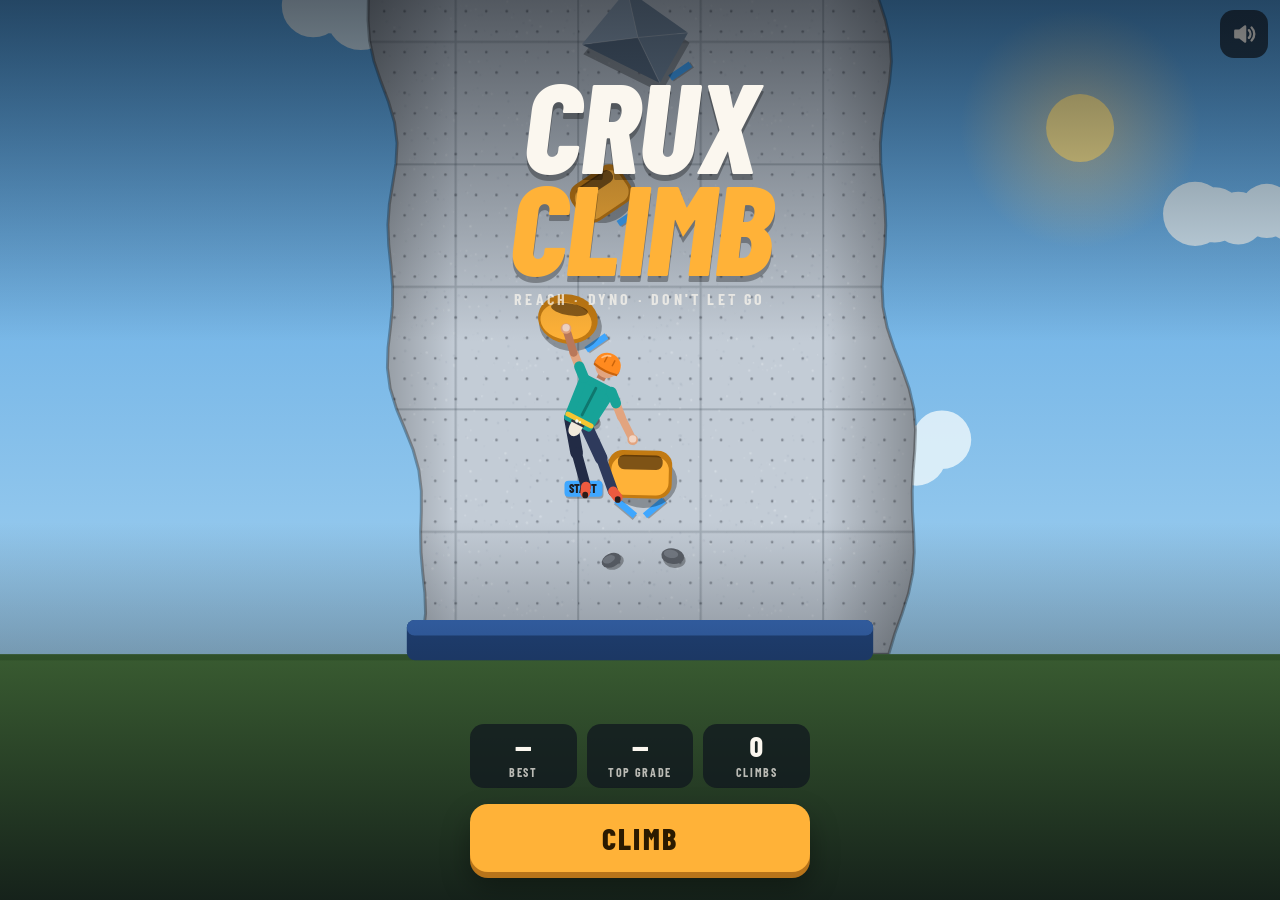
<file: climbing-game/index.html>
<!DOCTYPE html>
<html lang="en">
<head>
<meta charset="utf-8">
<meta name="viewport" content="width=device-width, initial-scale=1, maximum-scale=1, user-scalable=no, viewport-fit=cover">
<meta name="theme-color" content="#1b2530">
<title>Crux Climb</title>
<link rel="preconnect" href="https://fonts.googleapis.com">
<link rel="stylesheet" href="https://fonts.googleapis.com/css2?family=Barlow+Condensed:ital,wght@0,600;0,700;0,800;1,800&display=swap">
<style>
  /* ================= Base ================= */
  :root {
    color-scheme: dark;
    --ink: #fbf7ef;
    --muted: rgba(251, 247, 239, 0.72);
    --panel: rgba(16, 22, 30, 0.74);
    --accent: #ffb238;
    --accent-ink: #2b1a00;
    --danger: #ff5a44;
    --good: #5fd08a;
    --font: "Barlow Condensed", "Arial Narrow", system-ui, sans-serif;
  }
  html, body {
    margin: 0;
    height: 100%;
    overflow: hidden;
    background: #1b2530;
    color: var(--ink);
    font-family: var(--font);
    overscroll-behavior: none;
    touch-action: none;
    -webkit-user-select: none;
    user-select: none;
    -webkit-touch-callout: none;
    -webkit-tap-highlight-color: transparent;
  }
  [hidden] { display: none !important; }
  canvas {
    position: fixed;
    inset: 0;
    display: block;
    touch-action: none;
  }

  /* ================= HUD ================= */
  .hud {
    position: fixed;
    top: 0; left: 0; right: 0;
    padding: calc(env(safe-area-inset-top, 0px) + 10px) 12px 0;
    display: flex;
    align-items: flex-start;
    gap: 10px;
    pointer-events: none;
  }
  .score {
    background: var(--panel);
    border-radius: 14px;
    padding: 6px 14px 8px;
    min-width: 96px;
  }
  .score .height {
    font-weight: 800;
    font-size: 44px;
    line-height: 1;
    font-variant-numeric: tabular-nums;
    display: inline-block;
    transform-origin: left center;
  }
  .score .height small { font-size: 24px; margin-left: 2px; }
  .score .best {
    font-weight: 600;
    font-size: 16px;
    letter-spacing: 0.06em;
    color: var(--muted);
    font-variant-numeric: tabular-nums;
  }
  .meters {
    flex: 1;
    min-width: 0;
    background: var(--panel);
    border-radius: 14px;
    padding: 8px 12px 10px;
    display: grid;
    gap: 5px;
  }
  .meter-label {
    display: flex;
    justify-content: space-between;
    font-weight: 700;
    font-size: 14px;
    letter-spacing: 0.1em;
    color: var(--muted);
  }
  .meter-label b { color: var(--ink); font-variant-numeric: tabular-nums; }
  .grade-row {
    display: flex;
    align-items: center;
    gap: 8px;
    font-weight: 700;
    font-size: 15px;
    letter-spacing: 0.08em;
  }
  .grade-pill {
    background: var(--accent);
    color: var(--accent-ink);
    border-radius: 8px;
    padding: 0 8px;
    font-weight: 800;
    font-size: 20px;
    line-height: 26px;
    letter-spacing: 0.02em;
  }
  .grade-row .zone { white-space: nowrap; overflow: hidden; text-overflow: ellipsis; min-width: 0; }
  .grade-progress {
    height: 4px;
    border-radius: 2px;
    background: rgba(255, 255, 255, 0.14);
    overflow: hidden;
  }
  .grade-progress div { height: 100%; width: 0%; background: var(--ink); opacity: 0.8; border-radius: 2px; }

  /* ================= Toast banner ================= */
  .toast {
    position: fixed;
    left: 50%;
    top: 34%;
    transform: translate(-50%, -50%);
    text-align: center;
    pointer-events: none;
    opacity: 0;
    white-space: nowrap;
  }
  .toast.show { animation: toast 2.4s ease-out forwards; }
  .toast .big {
    font-style: italic;
    font-weight: 800;
    font-size: clamp(34px, 12vw, 64px);
    line-height: 0.95;
    color: var(--accent);
    text-shadow: 0 4px 0 rgba(0, 0, 0, 0.35), 0 0 24px rgba(0, 0, 0, 0.25);
  }
  .toast .sub {
    font-weight: 700;
    font-size: 20px;
    letter-spacing: 0.24em;
    text-shadow: 0 2px 6px rgba(0, 0, 0, 0.5);
  }
  @keyframes toast {
    0%   { opacity: 0; transform: translate(-50%, -50%) scale(0.6); }
    12%  { opacity: 1; transform: translate(-50%, -50%) scale(1.08); }
    20%  { transform: translate(-50%, -50%) scale(1); }
    80%  { opacity: 1; transform: translate(-50%, -50%) scale(1); }
    100% { opacity: 0; transform: translate(-50%, -64%) scale(1); }
  }
  @media (prefers-reduced-motion: reduce) {
    .toast.show { animation: toast-fade 2.4s linear forwards; }
    @keyframes toast-fade { 0%, 85% { opacity: 1; transform: translate(-50%, -50%); } 100% { opacity: 0; transform: translate(-50%, -50%); } }
  }
  .pumpbar {
    height: 12px;
    border-radius: 6px;
    background: rgba(255, 255, 255, 0.14);
    overflow: hidden;
  }
  .pumpbar div {
    height: 100%;
    width: 0%;
    border-radius: 6px;
    background: var(--good);
    transition: background-color 0.3s;
  }
  .pumpbar.hot div { animation: flash 0.5s infinite alternate; }
  @keyframes flash { to { opacity: 0.55; } }

  /* ================= Icon buttons ================= */
  .hud-buttons { display: grid; gap: 8px; pointer-events: auto; }
  .icon-btn {
    width: 48px;
    height: 48px;
    border: 0;
    border-radius: 14px;
    background: var(--panel);
    color: var(--ink);
    display: grid;
    place-items: center;
    cursor: pointer;
    touch-action: manipulation;
    padding: 0;
  }
  .icon-btn svg { width: 26px; height: 26px; }
  .icon-btn:active { transform: scale(0.92); }
  .icon-btn:focus-visible { outline: 3px solid var(--ink); outline-offset: 2px; }
  .icon-btn .off { display: none; }
  .icon-btn[aria-pressed="true"] .on { display: none; }
  .icon-btn[aria-pressed="true"] .off { display: block; }

  /* ================= Chalk button ================= */
  .chalk-btn {
    position: fixed;
    right: 16px;
    bottom: calc(env(safe-area-inset-bottom, 0px) + 20px);
    width: 80px;
    height: 80px;
    border: 0;
    border-radius: 50%;
    padding: 5px;
    background: conic-gradient(var(--accent) calc(var(--p, 1) * 1turn), rgba(255, 255, 255, 0.16) 0);
    box-shadow: 0 6px 18px rgba(0, 0, 0, 0.35);
    cursor: pointer;
    touch-action: manipulation;
  }
  .chalk-btn .face {
    width: 100%;
    height: 100%;
    border-radius: 50%;
    background: #1d2733;
    display: grid;
    place-items: center;
    transition: transform 0.12s;
  }
  .chalk-btn:active .face { transform: scale(0.92); }
  .chalk-btn:focus-visible { outline: 3px solid var(--ink); outline-offset: 3px; }
  .chalk-btn svg { width: 44px; height: 44px; }
  .chalk-btn .count {
    position: absolute;
    top: -2px;
    right: -2px;
    min-width: 28px;
    height: 28px;
    border-radius: 14px;
    background: var(--ink);
    color: #1d2733;
    font-weight: 800;
    font-size: 18px;
    line-height: 28px;
    text-align: center;
    font-variant-numeric: tabular-nums;
  }
  .chalk-btn.empty .face { opacity: 0.45; }
  .chalk-btn.empty .count { background: var(--danger); color: var(--ink); }
  .chalk-btn.pulse { animation: glow 1s ease-in-out infinite alternate; }
  @keyframes glow { to { box-shadow: 0 0 0 8px rgba(255, 178, 56, 0.35), 0 6px 18px rgba(0, 0, 0, 0.35); } }

  /* ================= Screens ================= */
  body[data-screen="menu"] #pauseBtn { display: none; }
  body[data-screen="menu"] .score,
  body[data-screen="menu"] .meters,
  body[data-screen="menu"] .chalk-btn,
  body[data-screen="over"] #pauseBtn,
  body[data-screen="over"] .chalk-btn,
  body[data-screen="paused"] .chalk-btn { visibility: hidden; }

  .screen {
    position: fixed;
    inset: 0;
    display: flex;
    flex-direction: column;
    align-items: center;
    justify-content: center;
    gap: 16px;
    padding: calc(env(safe-area-inset-top, 0px) + 24px) 16px calc(env(safe-area-inset-bottom, 0px) + 28px);
    text-align: center;
    box-sizing: border-box;
  }
  .screen.dim { background: rgba(8, 12, 18, 0.62); }
  #startScreen {
    justify-content: space-between;
    background: linear-gradient(to bottom, rgba(8, 12, 18, 0.6), rgba(8, 12, 18, 0) 38%, rgba(8, 12, 18, 0) 58%, rgba(8, 12, 18, 0.8));
    padding-top: calc(env(safe-area-inset-top, 0px) + 72px);
  }
  .title {
    margin: 0;
    font-style: italic;
    font-weight: 800;
    font-size: clamp(68px, 24vw, 128px);
    line-height: 0.8;
    letter-spacing: -0.01em;
    text-shadow: 0 6px 0 rgba(0, 0, 0, 0.3);
    animation: drop 0.7s cubic-bezier(0.2, 1.4, 0.4, 1) both;
  }
  .title span { display: block; color: var(--accent); }
  @keyframes drop { from { transform: translateY(-30px) rotate(-3deg); opacity: 0; } }
  .tagline {
    margin: 12px 0 0;
    font-weight: 700;
    font-size: 16px;
    letter-spacing: 0.2em;
    color: var(--muted);
  }
  .start-bottom { display: grid; gap: 16px; justify-items: center; width: 100%; }
  .record {
    display: flex;
    gap: 10px;
    justify-content: center;
    width: min(100%, 340px);
  }
  .record div {
    flex: 1;
    background: var(--panel);
    border-radius: 14px;
    padding: 8px 6px;
  }
  .record b { display: block; font-size: 28px; font-weight: 800; line-height: 1.05; font-variant-numeric: tabular-nums; }
  .record span { font-size: 12px; font-weight: 700; letter-spacing: 0.14em; color: var(--muted); }

  .btn {
    font-family: var(--font);
    font-weight: 800;
    font-size: 30px;
    letter-spacing: 0.08em;
    border: 0;
    border-radius: 18px;
    min-height: 68px;
    width: min(100%, 340px);
    cursor: pointer;
    touch-action: manipulation;
    transition: transform 0.08s, box-shadow 0.08s;
  }
  .btn:focus-visible { outline: 3px solid var(--ink); outline-offset: 3px; }
  .btn-primary {
    background: var(--accent);
    color: var(--accent-ink);
    box-shadow: 0 6px 0 #b8741a, 0 14px 28px rgba(0, 0, 0, 0.35);
  }
  .btn-primary:active { transform: translateY(5px); box-shadow: 0 1px 0 #b8741a, 0 6px 12px rgba(0, 0, 0, 0.3); }
  .btn-secondary {
    background: rgba(255, 255, 255, 0.12);
    color: var(--ink);
    font-size: 22px;
    min-height: 56px;
    letter-spacing: 0.06em;
  }
  .btn-secondary:active { transform: scale(0.97); }
  .btn-go { background: var(--good); color: #0c2a18; box-shadow: 0 5px 0 #3c9a62; font-size: 22px; min-height: 60px; }
  .btn-go:active { transform: translateY(4px); box-shadow: 0 1px 0 #3c9a62; }
  #playBtn { animation: breathe 1.6s ease-in-out infinite; }
  @keyframes breathe { 50% { transform: scale(1.04); } }

  .card {
    background: rgba(14, 20, 28, 0.94);
    border-radius: 24px;
    padding: 22px 18px 20px;
    width: min(100%, 360px);
    box-sizing: border-box;
    display: grid;
    gap: 14px;
    justify-items: center;
    box-shadow: 0 20px 50px rgba(0, 0, 0, 0.45);
    animation: rise 0.35s cubic-bezier(0.2, 1.3, 0.4, 1) both;
  }
  @keyframes rise { from { transform: translateY(40px) scale(0.95); opacity: 0; } }
  .card h2 {
    margin: 0;
    font-style: italic;
    font-weight: 800;
    font-size: 40px;
    line-height: 1;
    letter-spacing: 0.02em;
  }
  .reason { color: var(--danger); }
  .big-height { font-weight: 800; font-size: 84px; line-height: 0.9; font-variant-numeric: tabular-nums; }
  .big-height small { font-size: 36px; margin-left: 4px; }
  .badge {
    background: var(--good);
    color: #0c2a18;
    font-weight: 800;
    font-size: 16px;
    letter-spacing: 0.14em;
    border-radius: 999px;
    padding: 4px 12px;
    animation: badge 0.6s ease-in-out infinite alternate;
  }
  @keyframes badge { to { transform: scale(1.08); } }
  .stats {
    display: grid;
    grid-template-columns: 1fr 1fr;
    gap: 8px;
    width: 100%;
  }
  .stat {
    background: rgba(255, 255, 255, 0.07);
    border-radius: 14px;
    padding: 8px 12px;
    text-align: left;
  }
  .stat.wide { grid-column: span 2; }
  .stat b { display: block; font-weight: 800; font-size: 30px; line-height: 1.05; font-variant-numeric: tabular-nums; }
  .stat span { font-weight: 700; font-size: 12px; letter-spacing: 0.14em; color: var(--muted); }
  .card .btns { display: grid; gap: 10px; width: 100%; justify-items: center; }

  /* ================= Tutorial tip ================= */
  .tip {
    position: fixed;
    left: 16px;
    right: 112px;
    bottom: calc(env(safe-area-inset-bottom, 0px) + 22px);
    background: rgba(251, 247, 239, 0.96);
    color: #1d2733;
    border-radius: 16px;
    padding: 10px 14px 12px;
    box-shadow: 0 10px 28px rgba(0, 0, 0, 0.35);
    max-width: 420px;
  }
  .tip.in { animation: rise 0.35s cubic-bezier(0.2, 1.3, 0.4, 1) both; }
  .tip-step { font-weight: 800; font-size: 13px; letter-spacing: 0.16em; color: #b8741a; }
  .tip-text { font-weight: 600; font-size: 19px; line-height: 1.2; margin-top: 2px; }
  .tip-hint { font-weight: 600; font-size: 13px; color: #6b7280; margin-top: 6px; }
  @media (prefers-reduced-motion: reduce) {
    .title, .card, .tip.in, #playBtn, .badge, .chalk-btn.pulse { animation: none; }
  }
  .pop { animation: pop 0.28s ease-out; }
  @keyframes pop {
    0% { transform: scale(1); }
    40% { transform: scale(1.22); }
    100% { transform: scale(1); }
  }
  @media (prefers-reduced-motion: reduce) {
    .pop { animation: none; }
  }
</style>
</head>
<body data-screen="menu">
<canvas id="game"></canvas>

<div class="hud" id="hud">
  <div class="score">
    <div class="height" id="hudHeight">0<small>m</small></div>
    <div class="best" id="hudBest">BEST 0 m</div>
  </div>
  <div class="meters">
    <div class="grade-row"><span class="grade-pill" id="hudGrade">V0</span><span class="zone" id="hudZone">GYM WALL</span></div>
    <div class="grade-progress" aria-hidden="true"><div id="hudNext"></div></div>
    <div class="meter-label"><span>PUMP</span><b id="pumpText">0%</b></div>
    <div class="pumpbar" id="pumpBar"><div id="pumpFill"></div></div>
  </div>
  <div class="hud-buttons">
    <button class="icon-btn" id="pauseBtn" aria-label="Pause">
      <svg viewBox="0 0 24 24" aria-hidden="true"><rect x="6" y="5" width="4" height="14" rx="1.2" fill="currentColor"/><rect x="14" y="5" width="4" height="14" rx="1.2" fill="currentColor"/></svg>
    </button>
    <button class="icon-btn" id="muteBtn" aria-label="Mute sound" aria-pressed="false">
      <svg class="on" viewBox="0 0 24 24" fill="none" stroke="currentColor" stroke-width="2.2" stroke-linecap="round" stroke-linejoin="round" aria-hidden="true">
        <path d="M4 9v6h4l5 4V5L8 9z" fill="currentColor"/><path d="M16.5 8.5a5 5 0 0 1 0 7"/><path d="M19 6a8.5 8.5 0 0 1 0 12"/>
      </svg>
      <svg class="off" viewBox="0 0 24 24" fill="none" stroke="currentColor" stroke-width="2.2" stroke-linecap="round" stroke-linejoin="round" aria-hidden="true">
        <path d="M4 9v6h4l5 4V5L8 9z" fill="currentColor"/><path d="M17 9l5 6M22 9l-5 6"/>
      </svg>
    </button>
  </div>
</div>

<div class="tip" id="tip" hidden role="status">
  <div class="tip-step" id="tipStep">TIP 1 OF 3</div>
  <div class="tip-text" id="tipText"></div>
  <div class="tip-hint">Tap this card to skip</div>
</div>

<section class="screen" id="startScreen" aria-label="Start">
  <div>
    <h1 class="title">CRUX<span>CLIMB</span></h1>
    <p class="tagline">REACH · DYNO · DON'T LET GO</p>
  </div>
  <div class="start-bottom">
    <div class="record">
      <div><b id="startBest">—</b><span>BEST</span></div>
      <div><b id="startGrade">—</b><span>TOP GRADE</span></div>
      <div><b id="startRuns">0</b><span>CLIMBS</span></div>
    </div>
    <button class="btn btn-primary" id="playBtn">CLIMB</button>
  </div>
</section>

<section class="screen dim" id="pauseScreen" aria-label="Paused" hidden>
  <div class="card">
    <h2>PAUSED</h2>
    <div class="btns">
      <button class="btn btn-primary" id="resumeBtn">RESUME</button>
      <button class="btn btn-secondary" id="restartBtn">Restart climb</button>
      <button class="btn btn-secondary" id="pauseMenuBtn">Main menu</button>
    </div>
  </div>
</section>

<section class="screen dim" id="overScreen" aria-label="Game over" hidden>
  <div class="card">
    <h2 class="reason" id="overReason">YOU FELL</h2>
    <div class="big-height"><span id="overHeight">0</span><small>m</small></div>
    <div class="badge" id="overNewBest" hidden>NEW BEST!</div>
    <div class="stats">
      <div class="stat"><b id="overGrade">V0</b><span>GRADE REACHED</span></div>
      <div class="stat"><b id="overHolds">0</b><span>HOLDS GRABBED</span></div>
      <div class="stat"><b id="overDynos">0</b><span>DYNOS LANDED</span></div>
      <div class="stat"><b id="overSends">0</b><span>PROBLEMS SENT</span></div>
      <div class="stat wide"><b id="overBest">0 m</b><span>BEST HEIGHT</span></div>
    </div>
    <div class="btns">
      <button class="btn btn-go" id="continueBtn" hidden>Continue from ledge</button>
      <button class="btn btn-primary" id="retryBtn">TRY AGAIN</button>
      <button class="btn btn-secondary" id="overMenuBtn">Main menu</button>
    </div>
  </div>
</section>

<div class="toast" id="toast"><div class="big" id="toastBig"></div><div class="sub" id="toastSub"></div></div>

<button class="chalk-btn" id="chalkBtn" aria-label="Chalk up to recover from pump">
  <span class="face">
    <svg viewBox="0 0 48 48" aria-hidden="true">
      <circle cx="17" cy="11" r="5" fill="#fff" opacity="0.85"/>
      <circle cx="26" cy="8" r="4" fill="#fff" opacity="0.6"/>
      <circle cx="32" cy="12" r="3.5" fill="#fff" opacity="0.75"/>
      <rect x="10" y="15" width="28" height="6" rx="2" fill="#34343e"/>
      <path d="M11 21h26l-2 17a6 6 0 0 1-6 5H19a6 6 0 0 1-6-5z" fill="#f1eadb"/>
      <path d="M15 27h18" stroke="#d9cfb9" stroke-width="2" stroke-linecap="round"/>
    </svg>
  </span>
  <span class="count" id="chalkCount">3</span>
</button>

<script>
(() => {
  'use strict';

  // =====================================================================
  // 1. CONFIG
  // =====================================================================
  const WALL_W = 7.5;                        // world width in metres
  const X_MIN = 1.55, X_MAX = WALL_W - 1.55; // where holds may sit
  const REACH = 2.5;                         // static reach, hands to hold
  const START_Y = 2.2;                       // height of the first hold
  const GRAVITY = 20;

  // Climber proportions in metres
  const BODY = {
    upper: 0.33, fore: 0.31, torso: 0.52,
    thigh: 0.43, shin: 0.43,
    shoulderW: 0.19, hipW: 0.11, head: 0.15,
  };
  const ARM = BODY.upper + BODY.fore;
  const LEG = BODY.thigh + BODY.shin;
  const HANG = 1.0;                          // hip sits this far below the hands

  const PUMP = {
    moveCost: 2.5,        // added per static move
    jugRest: -6,          // per second once settled on a jug
    jugSettle: 1.0,       // seconds before a jug becomes a rest
    gradeMult: 0.12,      // extra drain per grade
    hot: 65,              // edges pulse red above this
  };
  const CHALK = { max: 3, recharge: 14, restore: 30 };

  const COL = {
    skin: '#e2a47f', skinShade: '#b9785a',
    shirt: '#17a398', shirtShade: '#0f776e',
    pants: '#2e3a5c', pantsShade: '#222b45',
    shoe: '#ec5a3f', sole: '#2a1c19',
    helmet: '#ff8a1f', helmetShade: '#c9630a',
    harness: '#f5c531',
    bag: '#f1eadb', bagRim: '#34343e',
    reach: '#7fe0d4',
    danger: '#ff5a44',
  };

  // =====================================================================
  // 2. HELPERS
  // =====================================================================
  const rand = (a, b) => a + Math.random() * (b - a);
  const clamp = (v, a, b) => Math.max(a, Math.min(b, v));
  const lerp = (a, b, t) => a + (b - a) * t;
  const dist = (ax, ay, bx, by) => Math.hypot(ax - bx, ay - by);
  const easeOut = t => 1 - Math.pow(1 - t, 3);
  const easeInOut = t => (t < 0.5 ? 4 * t * t * t : 1 - Math.pow(-2 * t + 2, 3) / 2);
  const mid = (a, b) => ({ x: (a.x + b.x) / 2, y: (a.y + b.y) / 2 });
  const vcopy = p => ({ x: p.x, y: p.y });

  // Clamp point p so it sits no farther than len from origin o.
  function reachClamp(o, p, len) {
    const dx = p.x - o.x, dy = p.y - o.y, d = Math.hypot(dx, dy);
    if (d <= len) return { x: p.x, y: p.y };
    return { x: o.x + (dx / d) * len, y: o.y + (dy / d) * len };
  }

  // Two-bone IK: returns the middle joint (elbow/knee) between root a and tip t.
  // bend = +1 bends counter-clockwise, -1 clockwise (in world space, y up).
  function ik(a, t, l1, l2, bend) {
    const dx = t.x - a.x, dy = t.y - a.y;
    const d = clamp(Math.hypot(dx, dy), 0.0001, l1 + l2 - 0.0001);
    const cosA = clamp((l1 * l1 + d * d - l2 * l2) / (2 * l1 * d), -1, 1);
    const ang = Math.atan2(dy, dx) + bend * Math.acos(cosA);
    return { x: a.x + Math.cos(ang) * l1, y: a.y + Math.sin(ang) * l1 };
  }

  // =====================================================================
  // 3. STORAGE
  // =====================================================================
  const STORE_KEY = 'crux.v2';
  const save = (() => {
    const defaults = { best: 0, bestGrade: 0, runs: 0, holds: 0, dynos: 0, sends: 0, tutorialDone: false, muted: false, seen: {} };
    let data = { ...defaults };
    try {
      const raw = localStorage.getItem(STORE_KEY);
      if (raw) data = { ...defaults, ...JSON.parse(raw) };
      else {
        const old = parseInt(localStorage.getItem('crux-best') || '0', 10);
        if (old > 0) data.best = old;
      }
    } catch (e) { /* storage unavailable */ }
    return {
      data,
      write() {
        try { localStorage.setItem(STORE_KEY, JSON.stringify(data)); } catch (e) { /* ignore */ }
      },
    };
  })();

  // =====================================================================
  // 4. CANVAS, SCALING & CAMERA
  // =====================================================================
  const canvas = document.getElementById('game');
  const ctx = canvas.getContext('2d');
  let W = 0, H = 0, DPR = 1, S = 1, OX = 0;   // S = px per metre, OX = world x offset
  const cam = { y: 0 };
  let wallTile = 256;

  let dprCap = 2;                             // lowered automatically on slow devices
  function resize() {
    DPR = Math.min(window.devicePixelRatio || 1, dprCap);
    W = window.innerWidth;
    H = window.innerHeight;
    canvas.width = Math.round(W * DPR);
    canvas.height = Math.round(H * DPR);
    canvas.style.width = W + 'px';
    canvas.style.height = H + 'px';
    S = Math.min(W / WALL_W, H / 11);        // wide screens: keep ~11 m visible
    OX = (W - WALL_W * S) / 2;
    buildWallTextures();
  }

  const sx = x => OX + x * S;
  const sy = y => H - (y - cam.y) * S;
  const toWorld = (px, py) => ({ x: (px - OX) / S, y: cam.y + (H - py) / S });

  // Wall silhouette: how far the rock edge sits in from each side (metres).
  const edgeL = y => 0.75 + 0.25 * Math.sin(y * 0.41 + 1.3) + 0.14 * Math.sin(y * 1.27) + 0.06 * Math.sin(y * 3.1 + 0.7);
  const edgeR = y => 0.75 + 0.25 * Math.sin(y * 0.37 + 4.1) + 0.14 * Math.sin(y * 1.19 + 2.2) + 0.06 * Math.sin(y * 2.9 + 2.1);

  // ---------- Wall zones & textures ----------
  // Each grade zone gets its own wall: gym, limestone, granite, then ice.
  const ZONES = [
    { name: 'GYM WALL',  accent: '#ff7a59', ledge: '#8a6a4a', ledgeTop: '#b08b62' },
    { name: 'LIMESTONE', accent: '#d9822b', ledge: '#a88c64', ledgeTop: '#d2b88e' },
    { name: 'GRANITE',   accent: '#c0566a', ledge: '#66636a', ledgeTop: '#8e8a90' },
    { name: 'ICE',       accent: '#3a8fd1', ledge: '#8fbcd6', ledgeTop: '#e4f3fb' },
  ];
  const zoneOf = g => Math.min(g, ZONES.length - 1);
  let zonePatterns = [];

  function buildWallTextures() {
    wallTile = Math.round(3 * S);             // one tile = 3 m
    const size = Math.max(64, Math.round(wallTile * DPR));
    const m = size / 3;                       // tile px per metre
    zonePatterns = [paintGym, paintLimestone, paintGranite, paintIce].map((paint, i) => {
      const t = document.createElement('canvas');
      t.width = t.height = size;
      const g = t.getContext('2d');
      let seed = 17 + i * 101;
      const rnd = () => (seed = (seed * 16807) % 2147483647) / 2147483647;
      paint(g, size, m, rnd);
      return ctx.createPattern(t, 'repeat');
    });
  }

  function speckle(g, size, n, colors, rMin, rMax, aMin, aMax, rnd) {
    for (let i = 0; i < n; i++) {
      g.fillStyle = colors[Math.floor(rnd() * colors.length)];
      g.globalAlpha = aMin + rnd() * (aMax - aMin);
      g.beginPath();
      g.arc(rnd() * size, rnd() * size, (rMin + rnd() * (rMax - rMin)) * DPR, 0, Math.PI * 2);
      g.fill();
    }
    g.globalAlpha = 1;
  }

  function crack(g, x, y, len, rnd, color, width) {
    g.strokeStyle = color;
    g.lineWidth = width * DPR;
    g.beginPath();
    g.moveTo(x, y);
    for (let k = 0; k < 6; k++) {
      x += (rnd() - 0.5) * len * 0.5;
      y += rnd() * len * 0.3;
      g.lineTo(x, y);
    }
    g.stroke();
  }

  function paintGym(g, size, m, rnd) {
    g.fillStyle = '#c3ccd6';
    g.fillRect(0, 0, size, size);
    speckle(g, size, size * 1.2, ['#b3bdc9', '#d7dee5'], 0.4, 1.3, 0.4, 0.8, rnd);
    // plywood panels, 1.5 m
    g.strokeStyle = 'rgba(40,50,62,0.22)';
    g.lineWidth = 2 * DPR;
    for (let i = 0; i <= 2; i++) {
      const p = (i * size) / 2;
      g.beginPath(); g.moveTo(p, 0); g.lineTo(p, size); g.moveTo(0, p); g.lineTo(size, p); g.stroke();
    }
    // bolt-on T-nut grid
    g.fillStyle = 'rgba(30,36,44,0.4)';
    const step = size / 12;
    for (let y = 0; y < 12; y++) {
      for (let x = 0; x < 12; x++) {
        g.beginPath();
        g.arc(((x + 0.5 + (y % 2) * 0.5) * step) % size, (y + 0.5) * step, 1.3 * DPR, 0, Math.PI * 2);
        g.fill();
      }
    }
  }

  function paintLimestone(g, size, m, rnd) {
    g.fillStyle = '#cdb38c';
    g.fillRect(0, 0, size, size);
    for (let i = 0; i < 10; i++) {
      const y0 = rnd() * size, th = (0.03 + rnd() * 0.12) * m;
      const k = 1 + Math.floor(rnd() * 3), ph = rnd() * 6.28, amp = (0.02 + rnd() * 0.05) * m;
      g.fillStyle = rnd() < 0.5 ? 'rgba(120,85,45,0.16)' : 'rgba(255,245,225,0.24)';
      for (const off of [0, -size]) {
        g.beginPath();
        for (let x = 0; x <= size; x += size / 48) g.lineTo(x, off + y0 + Math.sin((x / size) * Math.PI * 2 * k + ph) * amp);
        for (let x = size; x >= 0; x -= size / 48) g.lineTo(x, off + y0 + th + Math.sin((x / size) * Math.PI * 2 * k + ph) * amp);
        g.fill();
      }
    }
    // water streaks (tufa)
    for (let i = 0; i < 5; i++) {
      const x = rnd() * size, w = (0.08 + rnd() * 0.25) * m;
      g.fillStyle = 'rgba(95,72,48,0.1)';
      g.fillRect(x, 0, w, size);
    }
    speckle(g, size, size * 0.5, ['#7a6246', '#e8dcc4'], 0.5, 2, 0.2, 0.5, rnd);
    // pores
    speckle(g, size, 30, ['#5e4a33'], 1.5, 4, 0.25, 0.45, rnd);
  }

  function paintGranite(g, size, m, rnd) {
    g.fillStyle = '#8d898c';
    g.fillRect(0, 0, size, size);
    speckle(g, size, size * 2.2, ['#3d3b40', '#e9e5e1', '#c6a19a', '#6f6b70', '#a7a3a6'], 0.5, 1.8, 0.35, 0.85, rnd);
    // feldspar crystals
    for (let i = 0; i < 40; i++) {
      g.save();
      g.translate(rnd() * size, rnd() * size);
      g.rotate(rnd() * Math.PI);
      g.fillStyle = rnd() < 0.5 ? 'rgba(214,170,160,0.5)' : 'rgba(240,236,230,0.4)';
      g.fillRect(0, 0, (2 + rnd() * 5) * DPR, (1.5 + rnd() * 3) * DPR);
      g.restore();
    }
    for (let i = 0; i < 4; i++) crack(g, rnd() * size, rnd() * size, size * 0.25, rnd, 'rgba(30,28,32,0.35)', 1.4);
  }

  function paintIce(g, size, m, rnd) {
    g.fillStyle = '#cfe7f3';
    g.fillRect(0, 0, size, size);
    for (let i = 0; i < 18; i++) {
      const x = rnd() * size, w = (0.05 + rnd() * 0.35) * m;
      g.fillStyle = rnd() < 0.5 ? 'rgba(255,255,255,0.35)' : 'rgba(120,180,220,0.22)';
      g.fillRect(x, 0, w, size);
    }
    speckle(g, size, 90, ['#ffffff'], 0.8, 2.4, 0.35, 0.7, rnd);
    for (let i = 0; i < 6; i++) crack(g, rnd() * size, rnd() * size, size * 0.3, rnd, 'rgba(255,255,255,0.75)', 1.2);
    for (let i = 0; i < 3; i++) crack(g, rnd() * size, rnd() * size, size * 0.3, rnd, 'rgba(70,130,180,0.35)', 1);
  }

  // =====================================================================
  // 5. WORLD: HOLDS & ROUTES
  // Each grade zone generates one clear route (every hold within reach of
  // the last), plus small footchips for the feet and a few decoy holds.
  // =====================================================================
  const GRADE_EVERY = 25;   // metres per grade

  // pump = pump added per second while hanging on the hold
  const HOLD_TYPES = {
    jug:     { r: 0.36, pump: 3.5, color: '#ffb238', shade: '#c27a12' },
    crimp:   { r: 0.3,  pump: 7,   color: '#4d9de0', shade: '#2c5f99' },
    sloper:  { r: 0.4,  pump: 4.5, color: '#a57be6', shade: '#6a45a6', slipAt: 2 },
    pinch:   { r: 0.32, pump: 5,   color: '#4fc98a', shade: '#2b8755' },
    pocket:  { r: 0.24, pump: 6 },
    crumble: { r: 0.34, pump: 3.5, color: '#caa57d', shade: '#8b6947', breakAt: 1.5 },
    undercling: { r: 0.34, pump: 5, color: '#ff7fa8', shade: '#b8456f' },  // grabbed from below
    volume:  { r: 0.55, pump: 2.5, color: '#8fa3b8', shade: '#566a80' },   // big, easy geometric block
    rail:    { r: 0.3,  pump: 4.5, color: '#ef5b4f', shade: '#a8322a' },   // long flat bar
    dualtex: { r: 0.36, pump: 3.5, color: '#c6d93b', shade: '#8a9a1f', smooth: '#e8edf1', slipAt: 2.2 }, // grippy half + smooth half
    macro:   { r: 0.62, pump: 2.5, color: '#2e333b', shade: '#16181d' },   // huge palmable blob: easy, but no rest
    foot:    { r: 0.12 },
    ledge:   { r: 0.3,  pump: -40 },
  };
  const LEDGE_EVERY = 50;   // metres between rest ledges

  let holds = [];
  const gen = { y: 0, x: 0, n: 0, sinceDyno: 0, last: null, prevType: null, prob: null };

  // Gym-style problems: a run of route holds marked with one tape colour,
  // a START tag on the first hold and a TOP tag on the last.
  const TAPES = [
    ['PINK', '#ff4f81'], ['BLUE', '#3fa7ff'], ['YELLOW', '#ffd23f'], ['GREEN', '#7ed957'],
    ['PURPLE', '#b37bff'], ['WHITE', '#f5f5f5'], ['ORANGE', '#ff8c2b'], ['BLACK', '#1d1d22'],
  ];
  let problemId = 0;
  function newProblem() {
    const prev = gen.prob ? gen.prob.tape : -1;
    let t;
    do { t = Math.floor(Math.random() * TAPES.length); } while (t === prev);
    return { id: ++problemId, tape: t, left: 6 + Math.floor(Math.random() * 4), started: false };
  }
  function tapeHold(h) {
    if (!gen.prob || gen.prob.left <= 0) gen.prob = newProblem();
    const p = gen.prob;
    h.tape = p.tape;
    h.problem = p.id;
    if (!p.started) { h.start = true; p.started = true; }
    if (--p.left === 0) h.top = true;
  }
  function closeProblem() {
    const l = gen.last;
    if (l && l.tape != null && !l.top) l.top = true;
    gen.prob = null;
  }

  const gradeAt = y => Math.max(0, Math.floor((y - START_Y) / GRADE_EVERY));

  // How a grade shapes the route: spacing, sideways drift, hold size, decoys.
  function difficulty(g) {
    return {
      gapMin: Math.min(1.4 + g * 0.08, 1.8),
      gapMax: Math.min(1.95 + g * 0.1, 2.25),
      dx: Math.min(1.2 + g * 0.16, 1.9),
      scale: Math.max(0.62, 1 - g * 0.07),
      decoy: Math.min(0.15 + g * 0.06, 0.4),
    };
  }

  function pickType(g, avoid) {
    const w = {
      jug: Math.max(1, 3.5 - g * 0.6),
      volume: Math.max(0.5, 1.4 - g * 0.2),
      rail: 1.2,
      dualtex: 0.9 + g * 0.3,
      macro: Math.max(0.5, 1 - g * 0.1),
      pinch: 1.2 + g * 0.4,
      crimp: 1 + g * 0.9,
      undercling: 0.8 + g * 0.4,
      sloper: 0.7 + g * 0.6,
      pocket: 0.5 + g * 0.6,
      crumble: 0.5 + g * 0.5,
    };
    if (avoid) w[avoid] = 0;
    let total = 0;
    for (const k in w) total += w[k];
    let roll = Math.random() * total;
    for (const k in w) { roll -= w[k]; if (roll <= 0) return k; }
    return 'jug';
  }

  function addHold(x, y, type, scale = 1, route = false) {
    const def = HOLD_TYPES[type];
    const h = {
      x, y, type, route,
      r: def.r * scale * rand(0.92, 1.08),
      rot: type === 'crimp' || type === 'rail' || type === 'undercling' ? rand(-0.2, 0.2)
        : type === 'pinch' ? rand(-0.3, 0.3) : rand(-0.6, 0.6),
      variant: Math.floor(Math.random() * 3),   // shape variation within a type
      chalk: 0,            // white chalk mark after use
      grip: 0,             // seconds held (for slopers / crumbling holds)
      good: true,          // dual-tex: grabbed on the grippy side?
      wear: 0,             // crumbling damage 0..1
      broken: false,
      seed: Math.random() * 1000,
    };
    if (type === 'crumble' || type === 'macro') {
      h.shape = [];
      for (let i = 0; i < 9; i++) h.shape.push(rand(0.78, 1.1));
    }
    holds.push(h);
    return h;
  }

  function isFree(x, y, minD) {
    return !holds.some(h => !h.broken && (h.type === 'ledge' ? Math.abs(h.y - y) < 0.7 : dist(h.x, h.y, x, y) < minD));
  }

  // The point of a hold nearest to p (ledges span the whole wall).
  // Dual-tex: which half did you grab? The grippy half is the left side of
  // the hold's own (rotated) frame.
  function grippySide(h, p) {
    const dx = p.x - h.x, dy = p.y - h.y;
    return dx * Math.cos(h.rot) - dy * Math.sin(h.rot) <= 0;
  }

  function holdPoint(h, p) {
    if (h.type === 'ledge') return { x: clamp(p.x, X_MIN, X_MAX), y: h.y };
    return { x: h.x, y: h.y };
  }

  function addLedge(y) {
    holds = holds.filter(h => h.route || Math.abs(h.y - y) > 0.75);
    const h = addHold(WALL_W / 2, y, 'ledge', 1, true);
    h.rot = 0;
    h.grabX = null;
    h.visited = false;
    return h;
  }

  function generate(upTo) {
    while (gen.y < upTo) {
      const g = gradeAt(gen.y);
      const d = difficulty(g);
      // A rest ledge every 50 m, reachable from the last route hold.
      const nextLedge = START_Y + LEDGE_EVERY * Math.ceil((gen.y - START_Y + 0.01) / LEDGE_EVERY);
      if (nextLedge - gen.y <= 2.2 && gen.n > 0) {
        closeProblem();
        gen.last = addLedge(nextLedge);
        gen.y = nextLedge;
        gen.x = rand(X_MIN + 0.3, X_MAX - 0.3);
        gen.sinceDyno = 0;
        gen.n++;
        continue;
      }
      let dy = rand(d.gapMin, d.gapMax);
      let nx = gen.x + rand(-d.dx, d.dx);
      if (nx < X_MIN || nx > X_MAX) nx = 2 * gen.x - nx;         // bounce off the edges
      nx = clamp(nx, X_MIN, X_MAX);
      // Now and then the route needs a dyno: a gap beyond static reach.
      const dynoChance = gen.y > START_Y + 12 ? Math.min(0.08 + g * 0.05, 0.3) : 0;
      const isDyno = gen.sinceDyno > 5 && Math.random() < dynoChance && nextLedge - gen.y > 4;
      if (isDyno) {
        dy = rand(2.75, 3.3 + Math.min(g * 0.1, 0.4));
        nx = clamp(gen.x + rand(-0.9, 0.9), X_MIN, X_MAX);
        // launch from something you can hang on while charging
        const l = gen.last;
        if (l && (l.type === 'sloper' || l.type === 'crumble')) { l.type = 'jug'; l.r = HOLD_TYPES.jug.r * d.scale; }
        gen.sinceDyno = 0;
      } else {
        // keep every other route move within static reach
        const len = Math.hypot(nx - gen.x, dy), maxLen = REACH * 0.9;
        if (len > maxLen) { const k = maxLen / len; nx = gen.x + (nx - gen.x) * k; dy *= k; }
        gen.sinceDyno++;
      }
      const ny = gen.y + dy;

      // clear anything the route hold would overlap
      holds = holds.filter(h => h.route || dist(h.x, h.y, nx, ny) > 0.8);
      const prev = gen.last && gen.last.type;
      const repeat = prev && gen.prevType === prev ? prev : null;   // no three of a kind in a row
      const type = gen.n < 2 ? 'jug' : isDyno ? (Math.random() < 0.6 ? 'jug' : 'volume') : pickType(g, repeat);
      gen.prevType = prev;
      gen.last = addHold(nx, ny, type, d.scale, true);
      tapeHold(gen.last);

      // footchip between the last two route holds
      if (Math.random() < 0.45) {
        const fx = clamp(lerp(gen.x, nx, 0.5) + rand(-0.6, 0.6), X_MIN - 0.3, X_MAX + 0.3);
        const fy = ny - rand(1.0, 1.35);
        if (isFree(fx, fy, 0.6)) addHold(fx, fy, 'foot');
      }
      // decoy: off to the side, usually a harder hold
      if (gen.n > 3 && Math.random() < d.decoy) {
        const side = nx < WALL_W / 2 ? 1 : -1;
        const ex = clamp(nx + side * rand(1.5, 2.6), X_MIN, X_MAX);
        const ey = ny + rand(-0.4, 1.0);
        if (isFree(ex, ey, 1.1)) {
          // decoys belong to other problems: different tape colour
          const dh = addHold(ex, ey, pickType(g + 1), d.scale);
          dh.tape = (gen.prob.tape + 1 + Math.floor(Math.random() * (TAPES.length - 1))) % TAPES.length;
        }
      }
      gen.x = nx; gen.y = ny; gen.n++;
    }
  }

  // Where each hand sits on a hold.
  function gripPoints(h) {
    if (h.type === 'ledge') {
      const x = h.grabX != null ? h.grabX : h.x;
      return [{ x: x - 0.12, y: h.y + 0.04 }, { x: x + 0.12, y: h.y + 0.04 }];
    }
    const spread = h.type === 'crimp' || h.type === 'rail' ? 0.12 : h.type === 'pinch' || h.type === 'pocket' ? 0.055
      : h.type === 'volume' ? 0.13 : h.type === 'macro' ? 0.16 : 0.09;
    const top = h.type === 'pinch' ? h.r * 0.5 : h.type === 'crimp' || h.type === 'rail' ? h.r * 0.15
      : h.type === 'volume' ? h.r * 0.45 : h.type === 'macro' ? h.r * 0.35 : h.type === 'undercling' ? -h.r * 0.45 : 0.02;
    return [{ x: h.x - spread, y: h.y + top }, { x: h.x + spread, y: h.y + top }];
  }

  // =====================================================================
  // 6. CLIMBER RIG
  // The climber is solved every frame from a few driven targets:
  //   hip (spring-follows a target), hand targets, foot targets.
  // Shoulders/hips hang off the torso, and elbows/knees come from 2-bone IK.
  // Hands and feet are clamped to limb length, so limbs never detach.
  // =====================================================================
  let climber = null;

  function makeClimber(hold) {
    const hands = gripPoints(hold);
    const hip = { x: hold.x, y: hold.y - HANG };
    const c = {
      hold,
      handT: hands.map(vcopy),                // where each hand wants to be
      footT: [{ x: hip.x - 0.3, y: hip.y - 0.75 }, { x: hip.x + 0.3, y: hip.y - 0.75 }],
      footHold: [null, null],
      hip, hipV: { x: 0, y: 0 }, hipT: vcopy(hip),
      k: 160, damp: 22,                       // hip spring
      move: null,                             // active reach
      dyno: null,                             // active dyno
      swingT: 0,
      footMoves: [null, null],
      restT: 0,                               // time resting still on a hold
      shake: null, shakeCd: 1.2, nextShakeHand: 1,
      pose: 'hang',                           // hang | fall
      rot: 0, rotV: 0,
      pump: 0,                                // 0..100 (used by later systems)
      j: null,                                // solved joints
    };
    placeFeet(c, true);
    return c;
  }

  // Choose a foothold (or a smear on the wall) for each foot below the hip.
  function pickFoot(c, side, hip) {
    const s = side ? 1 : -1;
    const ideal = { x: hip.x + s * 0.3, y: hip.y - 0.74 };
    const root = { x: hip.x + s * BODY.hipW, y: hip.y };
    let best = null, bestD = 0.8;
    for (const h of holds) {
      if (h.broken || h === c.hold || h === c.footHold[1 - side]) continue;
      const top = h.type === 'ledge' ? { x: clamp(ideal.x, X_MIN, X_MAX), y: h.y + 0.1 } : { x: h.x, y: h.y + h.r * 0.45 };
      if (top.y > hip.y - 0.3) continue;
      if (dist(root.x, root.y, top.x, top.y) > LEG * 0.96) continue;
      const d = dist(top.x, top.y, ideal.x, ideal.y);
      if (d < bestD) { bestD = d; best = h; }
    }
    if (best && best.type === 'ledge') return { hold: best, p: { x: clamp(ideal.x, X_MIN, X_MAX), y: best.y + 0.1 } };
    if (best) return { hold: best, p: { x: best.x + s * 0.05, y: best.y + best.r * 0.45 } };
    return { hold: null, p: ideal };
  }

  function placeFeet(c, instant, hipAt) {
    const hip = hipAt || c.hipT;
    for (let side = 0; side < 2; side++) {
      const f = pickFoot(c, side, hip);
      c.footHold[side] = f.hold;
      if (instant) c.footT[side] = f.p;
      else c.footMoves[side] = { t: -side * 0.09, dur: 0.2, from: vcopy(c.footT[side]), to: f.p };
    }
  }

  function hangTarget(c, hands) {
    const hm = mid(hands[0], hands[1]);
    return { x: hm.x, y: hm.y - HANG };
  }

  // Start a static move to hold h. The body loads, the lead hand reaches,
  // the hip shifts under the new hold, the trailing hand matches, then feet step up.
  function startReach(c, h) {
    const to = gripPoints(h);
    const from = c.handT.map(vcopy);
    const hm = mid(from[0], from[1]);
    const lead = Math.abs(h.x - hm.x) < 0.15 ? c.nextShakeHand : (h.x < hm.x ? 0 : 1);
    const d = dist(hm.x, hm.y, h.x, h.y);
    c.move = {
      t: 0, dur: 0.34 + d * 0.06, hold: h, lead, from, to,
      hipFrom: vcopy(c.hipT), hipTo: hangTarget(c, to), feetDone: false,
    };
    c.hold = null;
    c.shake = null;
    c.restT = 0;
  }

  function updateClimber(c, dt, time) {
    // --- Scripted reach ---
    if (c.move) {
      const m = c.move;
      m.t += dt / m.dur;
      const u = Math.min(1, m.t);
      const trail = 1 - m.lead;

      // Lead hand travels 0.08..0.7 on a small outward arc
      const lu = clamp((u - 0.08) / 0.62, 0, 1), le = easeInOut(lu);
      c.handT[m.lead] = {
        x: lerp(m.from[m.lead].x, m.to[m.lead].x, le),
        y: lerp(m.from[m.lead].y, m.to[m.lead].y, le) + Math.sin(lu * Math.PI) * 0.18,
      };
      // Trailing hand matches 0.7..1
      const tu = clamp((u - 0.7) / 0.3, 0, 1), te = easeInOut(tu);
      c.handT[trail] = {
        x: lerp(m.from[trail].x, m.to[trail].x, te),
        y: lerp(m.from[trail].y, m.to[trail].y, te) + Math.sin(tu * Math.PI) * 0.12,
      };
      // Hip: small load (dip) then drives toward the new hang position
      const hu = easeOut(clamp(u * 1.15, 0, 1));
      const dip = Math.sin(clamp(u / 0.25, 0, 1) * Math.PI) * 0.1;
      c.hipT = {
        x: lerp(m.hipFrom.x, m.hipTo.x, hu),
        y: lerp(m.hipFrom.y, m.hipTo.y, hu) - dip,
      };
      c.k = 260; c.damp = 30;
      if (!m.feetDone && u > 0.72) { m.feetDone = true; placeFeet(c, false, m.hipTo); }
      if (u >= 1) {
        c.move = null;
        c.handT = m.to.map(vcopy);
        c.hold = m.hold;
        c.hold.chalk = Math.min(1, c.hold.chalk + 0.6);
        onGrab(c.hold);
      }
    } else if (c.pose === 'hang' && c.hold && !c.dyno && !c.coil) {
      // --- Resting on a hold: settle, breathe, shake out a hand ---
      c.restT += dt;
      if (c.swingT > 0) c.swingT -= dt;
      else { c.k = 120; c.damp = 16; }
      const grips = gripPoints(c.hold);
      c.hipT = hangTarget(c, grips);
      c.shakeCd -= dt;
      if (!c.shake && c.restT > 1.4 && c.shakeCd <= 0) {
        c.shake = { hand: c.nextShakeHand, t: 0, dur: 1.5 };
        c.nextShakeHand = 1 - c.nextShakeHand;
      }
      if (c.shake) {
        c.shake.t += dt;
        // lean away from the shaking hand
        c.hipT.x += (c.shake.hand ? -1 : 1) * 0.1;
        if (c.shake.t >= c.shake.dur) { c.shake = null; c.shakeCd = rand(1.8, 3.2); }
      }
    }

    if (c.dip) { c.dip.t += dt; if (c.dip.t >= c.dip.dur) c.dip = null; }

    // --- Feet stepping ---
    for (let s = 0; s < 2; s++) {
      const fm = c.footMoves[s];
      if (!fm) continue;
      fm.t += dt / fm.dur;
      const u = clamp(fm.t, 0, 1), e = easeInOut(u);
      c.footT[s] = {
        x: lerp(fm.from.x, fm.to.x, e) + (s ? 1 : -1) * Math.sin(u * Math.PI) * 0.08,
        y: lerp(fm.from.y, fm.to.y, e) + Math.sin(u * Math.PI) * 0.16,
      };
      if (fm.t >= 1) c.footMoves[s] = null;
    }

    // --- Falling pose ---
    if (c.pose === 'fall') {
      c.hipV.y -= GRAVITY * dt;
      c.hip.x += c.hipV.x * dt;
      c.hip.y += c.hipV.y * dt;
      c.rot += c.rotV * dt;
    } else {
      // --- Hip spring ---
      const ax = c.k * (c.hipT.x - c.hip.x) - c.damp * c.hipV.x;
      const ay = c.k * (c.hipT.y - c.hip.y) - c.damp * c.hipV.y;
      c.hipV.x += ax * dt; c.hipV.y += ay * dt;
      c.hip.x += c.hipV.x * dt; c.hip.y += c.hipV.y * dt;
    }

    solveRig(c, time);
  }

  // Build every joint position for drawing.
  function solveRig(c, time) {
    const hip = c.hip;
    const tremble = clamp((c.pump - 45) / 55, 0, 1);       // arms shake when pumped
    const jit = (f, p) => Math.sin(time * f + p) * Math.sin(time * f * 0.37 + p * 2.1);

    // Torso direction: lean toward the hands, or spin when falling
    let dir;
    if (c.pose === 'fall') {
      dir = { x: -Math.sin(c.rot), y: Math.cos(c.rot) };
    } else {
      const hm = mid(c.handT[0], c.handT[1]);
      let dx = hm.x - hip.x, dy = hm.y - hip.y;
      const d = Math.hypot(dx, dy) || 1;
      dx = (dx / d) * 0.65; dy = (dy / d) * 0.65 + 0.35;
      const n = Math.hypot(dx, dy);
      dir = { x: dx / n, y: dy / n };
    }
    const right = { x: dir.y, y: -dir.x };
    const breath = Math.sin(time * 2.3) * 0.014;
    const chest = {
      x: hip.x + dir.x * (BODY.torso + breath) + jit(31, 1) * 0.012 * tremble,
      y: hip.y + dir.y * (BODY.torso + breath),
    };
    const sh = [
      { x: chest.x - right.x * BODY.shoulderW, y: chest.y - right.y * BODY.shoulderW + breath * 0.5 },
      { x: chest.x + right.x * BODY.shoulderW, y: chest.y + right.y * BODY.shoulderW + breath * 0.5 },
    ];
    const hp = [
      { x: hip.x - right.x * BODY.hipW, y: hip.y - right.y * BODY.hipW },
      { x: hip.x + right.x * BODY.hipW, y: hip.y + right.y * BODY.hipW },
    ];

    // Hands
    const hands = [], elbows = [];
    for (let i = 0; i < 2; i++) {
      const s = i ? 1 : -1;
      let t;
      if (c.pose === 'fall') {
        const flail = Math.sin(time * 14 + i * 2) * 0.35;
        t = {
          x: sh[i].x + dir.x * 0.4 + right.x * s * (0.45 + flail),
          y: sh[i].y + dir.y * 0.4 + right.y * s * (0.45 + flail),
        };
      } else {
        t = vcopy(c.handT[i]);
        if (c.dip && c.dip.hand === i) {
          const k = c.dip.t / c.dip.dur, w = Math.sin(Math.min(1, k) * Math.PI);
          const bag = { x: hip.x - dir.x * 0.05 + (i ? 0.04 : -0.04), y: hip.y - dir.y * 0.05 };
          t = { x: lerp(t.x, bag.x, w), y: lerp(t.y, bag.y, w) };
        } else if (c.shake && c.shake.hand === i) {
          // drop the hand to the side and flick it
          const k = c.shake.t, w = Math.min(1, k / 0.25, (c.shake.dur - k) / 0.25);
          const down = { x: sh[i].x + s * 0.16 + Math.sin(time * 26) * 0.06, y: sh[i].y - ARM * 0.9 };
          t = { x: lerp(t.x, down.x, w), y: lerp(t.y, down.y, w) };
        }
        t.x += jit(47 + i * 5, i) * 0.035 * tremble;
        t.y += jit(39 + i * 7, i + 3) * 0.025 * tremble;
      }
      const hnd = reachClamp(sh[i], t, ARM * 0.999);
      hands.push(hnd);
      const el = ik(sh[i], hnd, BODY.upper, BODY.fore, i ? -1 : 1);
      el.x += jit(23 + i * 3, i + 5) * 0.03 * tremble;
      elbows.push(el);
    }

    // Feet
    const feet = [], knees = [];
    for (let i = 0; i < 2; i++) {
      const s = i ? 1 : -1;
      let t;
      if (c.pose === 'fall') {
        const kick = Math.sin(time * 11 + i * 2.5) * 0.3;
        t = {
          x: hp[i].x - dir.x * 0.75 + right.x * s * (0.25 + kick),
          y: hp[i].y - dir.y * 0.75 + right.y * s * (0.25 + kick),
        };
      } else {
        t = c.footT[i];
      }
      const ft = reachClamp(hp[i], t, LEG * 0.999);
      feet.push(ft);
      knees.push(ik(hp[i], ft, BODY.thigh, BODY.shin, i ? 1 : -1));
    }

    const head = { x: chest.x + dir.x * 0.25, y: chest.y + dir.y * 0.25 };
    c.j = { hip, chest, dir, right, sh, hp, hands, elbows, feet, knees, head };
  }

  // =====================================================================
  // 6b. JUICE: SOUND, HAPTICS, PARTICLES, SHAKE, CONFETTI
  // =====================================================================
  // ---------- Web Audio synth (no files) ----------
  const Sound = (() => {
    let ac = null, master = null, noiseBuf = null;
    let muted = !!save.data.muted;
    const VOL = 0.55;

    function init() {
      if (ac) { if (ac.state === 'suspended') ac.resume(); return; }
      const AC = window.AudioContext || window.webkitAudioContext;
      if (!AC) return;
      try { ac = new AC(); } catch (e) { return; }
      master = ac.createGain();
      master.gain.value = muted ? 0 : VOL;
      master.connect(ac.destination);
      noiseBuf = ac.createBuffer(1, ac.sampleRate, ac.sampleRate);
      const d = noiseBuf.getChannelData(0);
      for (let i = 0; i < d.length; i++) d[i] = Math.random() * 2 - 1;
    }
    function envelope(g, t0, attack, peak, dur) {
      g.gain.setValueAtTime(0.0001, t0);
      g.gain.exponentialRampToValueAtTime(peak, t0 + attack);
      g.gain.exponentialRampToValueAtTime(0.0001, t0 + dur);
    }
    function tone({ f = 440, f2 = 0, type = 'sine', dur = 0.2, vol = 0.3, delay = 0, attack = 0.005 }) {
      if (!ac || muted || state === 'menu') return;
      const t0 = ac.currentTime + delay;
      const o = ac.createOscillator(), g = ac.createGain();
      o.type = type;
      o.frequency.setValueAtTime(f, t0);
      if (f2) o.frequency.exponentialRampToValueAtTime(f2, t0 + dur);
      envelope(g, t0, attack, vol, dur);
      o.connect(g); g.connect(master);
      o.start(t0); o.stop(t0 + dur + 0.05);
    }
    function noise({ dur = 0.2, vol = 0.3, type = 'bandpass', f = 1000, f2 = 0, q = 1, delay = 0, attack = 0.005 }) {
      if (!ac || muted || state === 'menu') return;
      const t0 = ac.currentTime + delay;
      const src = ac.createBufferSource();
      src.buffer = noiseBuf;
      const fl = ac.createBiquadFilter();
      fl.type = type;
      fl.frequency.setValueAtTime(f, t0);
      if (f2) fl.frequency.exponentialRampToValueAtTime(f2, t0 + dur);
      fl.Q.value = q;
      const g = ac.createGain();
      envelope(g, t0, attack, vol, dur);
      src.connect(fl); fl.connect(g); g.connect(master);
      src.start(t0, Math.random() * 0.5);
      src.stop(t0 + dur + 0.05);
    }
    const PITCH = { jug: 1, crimp: 1.45, sloper: 0.8, pinch: 1.2, pocket: 1.3, crumble: 0.9, ledge: 0.7, undercling: 1.1, volume: 0.6, rail: 1.25, dualtex: 1.1, macro: 0.55 };
    return {
      init,
      get muted() { return muted; },
      setMuted(m) { muted = m; if (master) master.gain.value = m ? 0 : VOL; },
      grab(type) {
        const p = PITCH[type] || 1;
        noise({ dur: 0.07, vol: 0.32, f: 1800 * p, q: 0.8 });
        tone({ f: 190 * p, f2: 90 * p, dur: 0.1, vol: 0.35 });
      },
      catch() {
        this.grab('jug');
        tone({ f: 520, f2: 780, type: 'triangle', dur: 0.14, vol: 0.14, delay: 0.03 });
      },
      slip() {
        noise({ dur: 0.35, vol: 0.25, type: 'highpass', f: 3000, f2: 800 });
        tone({ f: 420, f2: 140, type: 'sawtooth', dur: 0.35, vol: 0.07 });
      },
      crumble() {
        for (let i = 0; i < 7; i++) {
          noise({ dur: 0.05 + Math.random() * 0.06, vol: 0.3, type: 'lowpass', f: 700 + Math.random() * 900, delay: i * 0.035 + Math.random() * 0.02 });
        }
        tone({ f: 110, f2: 50, dur: 0.28, vol: 0.3 });
      },
      whoosh() { noise({ dur: 0.42, vol: 0.3, type: 'bandpass', f: 380, f2: 2200, q: 1.4, attack: 0.07 }); },
      fall() {
        tone({ f: 620, f2: 70, type: 'triangle', dur: 1.1, vol: 0.18 });
        noise({ dur: 0.9, vol: 0.12, type: 'bandpass', f: 1400, f2: 300, attack: 0.1 });
      },
      chalk() { noise({ dur: 0.28, vol: 0.22, type: 'highpass', f: 2500, attack: 0.03 }); },
      chime() {
        [523.25, 659.25, 783.99, 1046.5].forEach((f, i) => tone({ f, type: 'triangle', dur: 0.5, vol: 0.17, delay: i * 0.09 }));
      },
      rest() { [392, 523.25, 659.25].forEach((f, i) => tone({ f, dur: 0.6, vol: 0.14, delay: i * 0.11 })); },
      best() {
        [523.25, 659.25, 783.99, 1046.5, 1318.5].forEach((f, i) => tone({ f, type: 'square', dur: 0.22, vol: 0.06, delay: i * 0.07 }));
        this.chime();
      },
      click() { tone({ f: 900, f2: 600, dur: 0.05, vol: 0.1 }); },
      send() {
        [659.25, 880, 1174.66].forEach((f, i) => tone({ f, type: 'triangle', dur: 0.3, vol: 0.16, delay: i * 0.07 }));
        noise({ dur: 0.18, vol: 0.12, type: 'highpass', f: 4000, delay: 0.2 });
      },
    };
  })();
  document.addEventListener('pointerdown', () => Sound.init(), { capture: true });

  // ---------- Haptics ----------
  function buzz(pattern) {
    if (state === 'menu') return;
    try { if (navigator.vibrate) navigator.vibrate(pattern); } catch (e) { /* not allowed here */ }
  }

  // ---------- Screen shake ----------
  const reduceMotion = window.matchMedia && window.matchMedia('(prefers-reduced-motion: reduce)').matches;
  const shake = { mag: 0, x: 0, y: 0 };
  function addShake(px) { if (!reduceMotion) shake.mag = Math.max(shake.mag, px); }
  function updateShake(dt) {
    shake.mag *= Math.exp(-dt * 9);
    if (shake.mag < 0.3) shake.mag = 0;
    shake.x = (Math.random() * 2 - 1) * shake.mag;
    shake.y = (Math.random() * 2 - 1) * shake.mag;
  }

  // ---------- Particles (world space) ----------
  let particles = [];
  function chalkPuff(x, y, big) {
    const n = big ? 22 : 10;
    for (let i = 0; i < n; i++) {
      particles.push({
        kind: 'puff', x: x + rand(-0.1, 0.1), y: y + rand(-0.05, 0.1),
        vx: rand(-1.2, 1.2) * (big ? 1.3 : 1), vy: rand(-0.2, 1.3),
        r: rand(0.05, 0.12), grow: rand(0.2, 0.4), life: 0, max: rand(0.45, 0.85), drag: 3.5, g: -0.6,
      });
    }
  }
  function debris(x, y) {
    const cols = ['#8b6947', '#caa57d', '#5e4a33'];
    for (let i = 0; i < 16; i++) {
      particles.push({
        kind: 'chunk', x: x + rand(-0.2, 0.2), y: y + rand(-0.1, 0.1),
        vx: rand(-2.2, 2.2), vy: rand(0, 3), r: rand(0.04, 0.11), rot: rand(0, 6), vr: rand(-12, 12),
        color: cols[i % 3], life: 0, max: rand(1, 1.5), drag: 0.3, g: 18,
      });
    }
    chalkPuff(x, y, true);
  }
  function updateParticles(dt) {
    for (const p of particles) {
      p.life += dt;
      p.vx *= Math.exp(-p.drag * dt);
      p.vy = p.vy * Math.exp(-p.drag * dt) - p.g * dt;
      p.x += p.vx * dt;
      p.y += p.vy * dt;
      if (p.grow) p.r += p.grow * dt;
      if (p.vr) p.rot += p.vr * dt;
    }
    particles = particles.filter(p => p.life < p.max);
  }
  function drawParticles() {
    for (const p of particles) {
      const k = 1 - p.life / p.max;
      if (p.kind === 'puff') {
        ctx.fillStyle = `rgba(255,255,255,${0.55 * k})`;
        ctx.beginPath(); ctx.arc(sx(p.x), sy(p.y), p.r * S, 0, Math.PI * 2); ctx.fill();
      } else {
        ctx.save();
        ctx.translate(sx(p.x), sy(p.y));
        ctx.rotate(p.rot);
        ctx.globalAlpha = Math.min(1, k * 3);
        ctx.fillStyle = p.color;
        const r = p.r * S;
        ctx.fillRect(-r, -r * 0.7, r * 2, r * 1.4);
        ctx.restore();
      }
    }
    ctx.globalAlpha = 1;
  }

  // ---------- Confetti (screen space) ----------
  let confetti = [];
  const CONFETTI_COLS = ['#ffb238', '#5fd08a', '#4d9de0', '#ff5a44', '#a57be6', '#fbf7ef'];
  function launchConfetti(n = 140) {
    if (reduceMotion) n = 30;
    for (let i = 0; i < n; i++) {
      confetti.push({
        x: rand(0, W), y: rand(-H * 0.4, -10), vx: rand(-40, 40), vy: rand(80, 220),
        w: rand(6, 11), h: rand(8, 15), rot: rand(0, 6), vr: rand(-8, 8), flip: rand(0, 6),
        color: CONFETTI_COLS[i % CONFETTI_COLS.length], life: 0,
      });
    }
  }
  function updateConfetti(dt) {
    for (const c of confetti) {
      c.life += dt;
      c.vy += 120 * dt;
      c.vy *= Math.exp(-1.6 * dt);
      c.vx += Math.sin(c.life * 3 + c.flip) * 30 * dt;
      c.x += c.vx * dt;
      c.y += c.vy * dt;
      c.rot += c.vr * dt;
      c.flip += dt * 9;
    }
    confetti = confetti.filter(c => c.y < H + 30 && c.life < 6);
  }
  function drawConfetti() {
    for (const c of confetti) {
      ctx.save();
      ctx.translate(c.x, c.y);
      ctx.rotate(c.rot);
      ctx.scale(Math.cos(c.flip), 1);
      ctx.fillStyle = c.color;
      ctx.fillRect(-c.w / 2, -c.h / 2, c.w, c.h);
      ctx.restore();
    }
  }

  // =====================================================================
  // 7. GAME STATE & INPUT
  // =====================================================================
  let state = 'menu';           // menu | play | falling | over
  let paused = false;
  let height = 0, time = 0;
  let missFx = null;
  let fallReason = '';
  const stats = { holds: 0, dynos: 0, grade: 0, sends: 0 };
  let prevBest = 0, celebrated = false;
  let checkpoint = null, checkpointUsed = false;
  function onLedge() { Sound.rest(); buzz([15, 40, 15]); }

  function reset() {
    holds = [];
    gen.y = START_Y; gen.x = WALL_W / 2;
    gen.n = 0; gen.sinceDyno = 0; gen.last = null; gen.prevType = null; gen.prob = null;
    const first = addHold(WALL_W / 2, START_Y, 'jug', 1.1, true);
    tapeHold(first);
    gen.last = first;
    addHold(WALL_W / 2 - 0.35, START_Y - 1.05, 'foot');
    addHold(WALL_W / 2 + 0.4, START_Y - 1.0, 'foot');
    generate(START_Y + 30);
    climber = makeClimber(first);
    cam.y = START_Y - (H * 0.4) / S;
    height = 0;
    chalk.uses = CHALK.max; chalk.t = 0;
    missFx = null;
    floats = [];
    stats.holds = 0; stats.dynos = 0; stats.grade = 0; stats.sends = 0;
    prevBest = save.data.best; celebrated = false;
    particles = []; confetti = []; shake.mag = 0;
    checkpoint = null; checkpointUsed = false;
    clouds = []; birds = [];
    timeScale = 1; slowmo = 0;
    press.active = false; press.charging = false;
    updateHud(true);
  }

  function onGrab(h, fromDyno) {
    h.grip = 0;              // slopers restart their slip timer each grab
    if (state === 'play') stats.holds++;
    const gp = holdPoint(h, handsMid());
    chalkPuff(gp.x, gp.y + 0.05, false);
    if (!fromDyno) { Sound.grab(h.type); buzz(10); }
    if (state === 'play') {
      const tape = h.tape != null ? TAPES[h.tape] : null;
      if (h.type === 'dualtex') {
        floatText(h.good ? 'GRIPPY SIDE' : 'SMOOTH SIDE!', gp.x, gp.y + 0.7, h.good ? '#c6d93b' : '#ffd166', 20);
      }
      if (h.start && h.route && !h.announced) {
        h.announced = true;
        floatText(`${tape[0]} PROBLEM · V${gradeAt(h.y)}`, gp.x, gp.y + 0.9, tape[1], 20);
      }
      if (h.top && !h.sent) {
        h.sent = true;
        stats.sends++;
        climber.pump = Math.max(0, climber.pump - 25);
        chalk.uses = Math.min(CHALK.max, chalk.uses + 1);
        floatText(`SENT! ${tape[0]} V${gradeAt(h.y)}`, gp.x, gp.y + 0.9, tape[1] === '#1d1d22' ? '#fbf7ef' : tape[1], 30, 1.8);
        launchConfetti(45);
        Sound.send();
        buzz([20, 30, 20]);
        addShake(4);
      }
    }
    if (h.type === 'ledge' && !h.visited) {
      h.visited = true;
      climber.pump = 0;
      chalk.uses = CHALK.max;
      if (!checkpointUsed) checkpoint = h;
      floatText(checkpointUsed ? 'REST LEDGE · PUMP RESET' : 'REST LEDGE · CHECKPOINT', h.grabX, h.y + 0.8, '#5fd08a', 24);
      onLedge(h);
    }
  }

  function handsMid() { return mid(climber.handT[0], climber.handT[1]); }

  function holdAt(p) {
    const tol = Math.max(0.55, 26 / S);
    let target = null, bestD = Infinity;
    for (const h of holds) {
      if (h.broken || h.type === 'foot') continue;
      const q = holdPoint(h, p);
      const d = dist(q.x, q.y, p.x, p.y);
      if (d < tol + h.r && d < bestD) { bestD = d; target = h; }
    }
    return target;
  }

  function canReach(h) {
    let hm = handsMid();
    // on a ledge you can shuffle along it, so reach from the nearest point
    const cur = climber.hold;
    if (cur && cur.type === 'ledge' && h !== cur) hm = { x: clamp(h.x, X_MIN, X_MAX), y: hm.y };
    const q = holdPoint(h, hm);
    return dist(hm.x, hm.y, q.x, q.y) <= REACH;
  }

  function onTap(px, py) {
    if (state !== 'play' || climber.move || climber.dyno) return;
    const p = toWorld(px, py);
    const h = holdAt(p);
    if (h && h.type === 'ledge') {
      // grab (or traverse along) the ledge where you tapped
      const gx = clamp(p.x, X_MIN, X_MAX);
      if (h === climber.hold && Math.abs(gx - h.grabX) < 0.4) return;
      if (canReach(h) || h === climber.hold) {
        const hm = handsMid();
        h.grabX = h === climber.hold ? gx : clamp(gx, hm.x - 1.6, hm.x + 1.6);
        startReach(climber, h);
        return;
      }
    }
    if (!h || h === climber.hold) { missFx = { x: p.x, y: p.y, t: 0 }; return; }
    if (canReach(h)) {
      if (h.type === 'dualtex') h.good = grippySide(h, p);
      climber.pump = Math.min(100, climber.pump + PUMP.moveCost);
      startReach(climber, h);
    } else {
      missFx = { x: h.x, y: h.y, t: 0 };
      floatText('TOO FAR · HOLD TO DYNO', h.x, h.y + 0.6, '#ffd166', 20);
    }
  }

  // ---------- Dynos ----------
  // Press and hold to charge, aim with your finger, release to jump.
  // Mid-air, tap when your hands pass a hold to catch it.
  const DYNO = {
    chargeDelay: 0.22,   // seconds before a press becomes a charge
    chargeTime: 0.9,     // seconds to full power
    vMin: 5.5, vMax: 13.5,
    load: 0.1,           // crouch before take-off
    pump: 8,
    catchR: 0.55,        // hands-to-hold catch radius (plus hold size)
    buffer: 0.12,        // an early tap still counts this long
  };
  const press = { active: false, id: null, x: 0, y: 0, t0: 0, charging: false, power: 0 };

  function canCharge() {
    return state === 'play' && climber.hold && !climber.move && !climber.dyno;
  }

  function dynoAim() {
    const hm = handsMid();
    const f = toWorld(press.x, press.y);
    let ax = f.x - hm.x, ay = f.y - hm.y;
    const d = Math.hypot(ax, ay) || 1;
    ax /= d; ay /= d;
    if (ay < 0.25) { ay = 0.25; const n = Math.hypot(ax, ay); ax /= n; ay /= n; }
    return { x: ax, y: ay };
  }

  function dynoVelocity() {
    const a = dynoAim(), v = lerp(DYNO.vMin, DYNO.vMax, press.power);
    return { x: a.x * v, y: a.y * v };
  }

  // Sample the jump arc for the preview.
  function dynoArc(v) {
    const hm = handsMid(), pts = [];
    let x = hm.x, y = hm.y, vx = v.x, vy = v.y;
    for (let i = 0; i < 40; i++) {
      const dt = 0.035;
      vy -= GRAVITY * dt; x += vx * dt; y += vy * dt;
      if (y < hm.y - 2 || x < 0 || x > WALL_W) break;
      pts.push({ x, y });
    }
    return pts;
  }

  function catchRange(h, p) {
    const q = holdPoint(h, p);
    return dist(q.x, q.y, p.x, p.y) < DYNO.catchR + h.r * 0.6;
  }

  function launchDyno() { launchDynoWith(dynoVelocity()); tut.dynoTried = true; }
  function launchDynoWith(v) {
    const c = climber;
    c.dyno = { phase: 'load', t: 0, v, from: c.hold, p: handsMid(), launchY: handsMid().y, buffer: 0 };
    c.pump = Math.min(100, c.pump + DYNO.pump);
    c.shake = null;
    c.dip = null;
    press.charging = false;
    press.power = 0;
  }

  function catchableHold() {
    const d = climber.dyno;
    let best = null, bestD = Infinity;
    for (const h of holds) {
      if (h.broken || h.type === 'foot' || h === d.from) continue;
      const q = holdPoint(h, d.p), dd = dist(q.x, q.y, d.p.x, d.p.y);
      if (catchRange(h, d.p) && dd < bestD) { bestD = dd; best = h; }
    }
    return best;
  }

  function dynoTap() {
    const d = climber.dyno;
    if (!d || d.phase !== 'fly' || d.buffer > 0) return;
    d.buffer = DYNO.buffer;
  }

  function updateDyno(dt) {
    const c = climber, d = c.dyno;
    if (!d) return;
    d.t += dt;
    if (d.phase === 'load') {
      const hm = handsMid();
      c.hipT = { x: hm.x - d.v.x * 0.03, y: hm.y - HANG - 0.3 };
      c.k = 300; c.damp = 30;
      if (d.t >= DYNO.load) {
        d.phase = 'fly';
        d.t = 0;
        c.hold = null;
        onDynoLaunch();
      }
      return;
    }
    // ballistic flight of the hands; the body trails on a stiff spring
    d.v.y -= GRAVITY * dt;
    d.p.x += d.v.x * dt;
    d.p.y += d.v.y * dt;
    c.handT = [{ x: d.p.x - 0.09, y: d.p.y }, { x: d.p.x + 0.09, y: d.p.y }];
    c.hipT = { x: d.p.x - d.v.x * 0.04, y: d.p.y - HANG - 0.05 };
    c.k = 320; c.damp = 26;
    c.footMoves = [null, null];
    c.footT = [
      { x: c.hip.x - 0.2 + Math.sin(time * 9) * 0.05, y: c.hip.y - 0.82 },
      { x: c.hip.x + 0.2 + Math.sin(time * 9 + 2) * 0.05, y: c.hip.y - 0.82 },
    ];

    const h = catchableHold();
    if (d.autoCatch && catchRange(d.autoCatch, d.p)) { catchHold(d.autoCatch); return; }
    if (d.buffer > 0) {
      if (h) { catchHold(h); return; }
      d.buffer -= dt;
      if (d.buffer <= 0) { startFall('MISSED THE CATCH'); return; }
    }
    if ((d.v.y < 0 && d.p.y < d.launchY - 1.2) || d.t > 2.5) startFall('MISSED THE DYNO');
  }

  function catchHold(h) {
    const c = climber;
    if (h.type === 'ledge') h.grabX = clamp(c.dyno.p.x, X_MIN, X_MAX);
    if (h.type === 'dualtex') h.good = grippySide(h, c.dyno.p);
    c.dyno = null;
    c.hold = h;
    c.handT = gripPoints(h);
    c.hipT = hangTarget(c, c.handT);
    c.k = 70; c.damp = 7;            // loose spring: the body swings in
    c.swingT = 0.6;
    c.restT = 0;
    placeFeet(c, false, c.hipT);
    h.chalk = Math.min(1, h.chalk + 0.6);
    if (state === 'play') stats.dynos++;
    onGrab(h, true);
    Sound.catch();
    buzz(25);
    addShake(6);
    floatText(['NICE CATCH!', 'STUCK IT!', 'DEADPOINT!'][Math.floor(Math.random() * 3)], h.x, h.y + 0.7, '#7fe0d4', 24);
  }

  function onDynoLaunch() {
    Sound.whoosh();
    addShake(3);
    const j = climber.j;
    if (j) j.feet.forEach(f => chalkPuff(f.x, f.y, false));
  }

  // Hold mechanics while hanging: slopers slip, crumbling holds break.
  function updateHoldTimers(dt) {
    const h = climber.hold;
    if (!h || climber.move) return;
    h.grip += dt;
    if (h.type === 'crumble') {
      h.wear = Math.min(1, h.wear + dt / HOLD_TYPES.crumble.breakAt);
      if (h.wear >= 1) {
        h.broken = true;
        debris(h.x, h.y);
        startFall('HOLD BROKE');
      }
    } else if (h.type === 'sloper' || (h.type === 'dualtex' && !h.good)) {
      // hands creep down the smooth surface as the slip nears
      const at = HOLD_TYPES[h.type].slipAt;
      const slip = clamp((h.grip - (at - 0.7)) / 0.7, 0, 1);
      const g = gripPoints(h);
      climber.handT = g.map(p => ({ x: p.x, y: p.y - slip * 0.12 }));
      if (h.grip >= at) startFall('SLIPPED');
    }
  }

  // Forearm pump: every hold drains at its own rate; settled jugs recover.
  function updatePump(dt) {
    const c = climber, h = c.hold;
    if (!h || c.move) return;
    let rate = HOLD_TYPES[h.type].pump * (1 + PUMP.gradeMult * gradeAt(h.y));
    const restful = h.type === 'jug' || (h.type === 'dualtex' && h.good);
    if (h.type === 'dualtex' && !h.good) rate = 5 * (1 + PUMP.gradeMult * gradeAt(h.y));
    else if (restful && h.grip > PUMP.jugSettle) rate = PUMP.jugRest;
    c.pump = clamp(c.pump + rate * dt, 0, 100);
    if (c.pump >= 100) startFall('PUMPED OUT');
  }

  // Chalk: limited uses that recharge over time.
  const chalk = { uses: CHALK.max, t: 0 };
  function updateChalk(dt) {
    if (chalk.uses < CHALK.max) {
      chalk.t += dt / CHALK.recharge;
      if (chalk.t >= 1) { chalk.t = 0; chalk.uses++; }
    } else chalk.t = 0;
  }

  function useChalk() {
    const c = climber;
    if (state !== 'play' || !c.hold || c.move || chalk.uses <= 0) return false;
    chalk.uses--;
    c.pump = Math.max(0, c.pump - CHALK.restore);
    c.hold.chalk = 1;
    if (c.hold.type === 'sloper' || c.hold.type === 'dualtex') c.hold.grip = 0;   // fresh chalk resets a slip
    c.dip = { hand: c.nextShakeHand, t: 0, dur: 0.55 };
    c.shake = null;
    tut.chalked = true;
    onChalk();
    return true;
  }
  function onChalk() {
    const hm = handsMid();
    chalkPuff(hm.x, hm.y, true);
    chalkPuff(climber.hip.x, climber.hip.y, false);
    Sound.chalk();
    buzz(8);
  }

  // ---------- Falling ----------
  // A short slow-motion beat, then the climber tumbles off the bottom.
  let fallT = 0;
  function startFall(reason) {
    if (state === 'menu') { reset(); return; }
    fallReason = reason || '';
    state = 'falling';
    fallT = 0;
    slowmo = 0.75;
    const c = climber;
    const hm = c.dyno ? c.dyno.p : handsMid();
    c.pose = 'fall';
    c.hold = null;
    c.move = null;
    c.dyno = null;
    c.dip = null;
    c.shake = null;
    c.hipV = { x: c.hipV.x * 0.5 + rand(-1, 1), y: Math.max(c.hipV.y * 0.4, 0) + 3.2 };
    c.rotV = (Math.random() < 0.5 ? -1 : 1) * rand(4, 7);
    press.active = false;
    press.charging = false;
    floatText(fallReason, hm.x, hm.y + 0.4, '#ff5a44', 30);
    onFall(reason);
  }
  function onFall(reason) {
    if (reason === 'SLIPPED') Sound.slip();
    if (reason === 'HOLD BROKE') Sound.crumble();
    Sound.fall();
    addShake(12);
    buzz([60, 40, 140]);
  }

  // ---------- Floating text ----------
  let floats = [];
  function floatText(text, x, y, color, size, life = 1.1) {
    floats.push({ text, x, y, color, size, t: 0, life });
  }

  // One-time hints the first time a new kind of hold comes into reach.
  const HINTS = {
    dualtex: 'DUAL-TEX · TAP THE GRIPPY GREEN SIDE',
    macro: 'MACRO · EASY TO HOLD, BUT NO REST',
    top: 'GRAB THE TOP TAG TO SEND THE PROBLEM',
  };
  let hintT = 0;
  function updateHints(dt) {
    if ((hintT -= dt) > 0 || climber.move || !climber.hold) return;
    hintT = 0.4;
    const seen = save.data.seen;
    for (const h of holds) {
      const key = h.top && h.route ? 'top' : h.type;
      if (!HINTS[key] || seen[key] || h === climber.hold || !canReach(h)) continue;
      seen[key] = true;
      save.write();
      floatText(HINTS[key], h.x, h.y + 0.8, '#fbf7ef', 18, 3);
      return;
    }
  }

  // ---------- Pointer input ----------
  canvas.addEventListener('pointerdown', e => {
    e.preventDefault();
    if (state !== 'play' || paused) return;
    if (climber.dyno) { dynoTap(); return; }
    if (press.active) return;
    Object.assign(press, {
      active: true, id: e.pointerId, x: e.clientX, y: e.clientY,
      t0: performance.now(), charging: false, power: 0,
    });
    try { canvas.setPointerCapture(e.pointerId); } catch (err) { /* ignore */ }
  });
  canvas.addEventListener('pointermove', e => {
    if (!press.active || e.pointerId !== press.id) return;
    press.x = e.clientX; press.y = e.clientY;
  });
  canvas.addEventListener('pointerup', e => {
    if (!press.active || e.pointerId !== press.id) return;
    press.active = false;
    if (press.charging) {
      if (canCharge()) launchDyno();
      press.charging = false;
    } else onTap(e.clientX, e.clientY);
  });
  canvas.addEventListener('pointercancel', () => { press.active = false; press.charging = false; });

  function updatePress() {
    if (!press.active) return;
    const held = (performance.now() - press.t0) / 1000;
    if (!press.charging && held > DYNO.chargeDelay && canCharge()) press.charging = true;
    if (press.charging) {
      if (!canCharge()) { press.charging = false; press.active = false; return; }
      press.power = clamp((held - DYNO.chargeDelay) / DYNO.chargeTime, 0, 1);
    }
  }

  // Block pinch-zoom, double-tap zoom and scroll gestures.
  ['touchstart', 'touchmove', 'gesturestart', 'dblclick'].forEach(ev =>
    document.addEventListener(ev, e => { if (e.target === canvas || ev !== 'touchstart') e.preventDefault(); }, { passive: false }));
  window.addEventListener('resize', resize);

  // =====================================================================
  // 8. UPDATE
  // =====================================================================
  let timeScale = 1, slowmo = 0;

  function update(realDt) {
    // time scale: slow-mo on falls and near a dyno catch
    let target = 1;
    if (slowmo > 0) { slowmo -= realDt; target = 0.22; }
    else if (climber.dyno && climber.dyno.phase === 'fly') {
      const d = climber.dyno;
      const near = holds.some(h => {
        if (h.broken || h.type === 'foot' || h === d.from) return false;
        const q = holdPoint(h, d.p);
        return dist(q.x, q.y, d.p.x, d.p.y) < 1.3;
      });
      if (near) target = 0.45;
    }
    timeScale += (target - timeScale) * Math.min(1, realDt * 12);
    const dt = realDt * timeScale;

    time += dt;
    if (missFx) { missFx.t += realDt; if (missFx.t > 0.35) missFx = null; }
    floats = floats.filter(f => (f.t += realDt) < f.life);

    updatePress();
    updateAmbient(realDt);
    updateShake(realDt);
    updateConfetti(realDt);
    updateParticles(dt);
    updateChalk(dt);
    if (state === 'play') { updateHoldTimers(dt); updatePump(dt); updateTutorial(realDt); updateHints(realDt); }
    if (state === 'menu') updateAttract(dt);
    if (state === 'play' || state === 'menu') updateDyno(dt);
    climber.coil = press.charging && !!climber.hold;
    if (climber.coil) {
      // crouch and coil opposite the aim while charging
      const a = dynoAim(), hm = handsMid();
      climber.hipT = { x: hm.x - a.x * 0.25 * press.power, y: hm.y - HANG - 0.3 * press.power };
      climber.shake = null;
    }
    updateClimber(climber, dt, time);

    if (state === 'play' || state === 'menu') {
      if (climber.hold && state === 'play') {
        const h = Math.max(height, Math.floor(climber.hold.y - START_Y));
        if (h > height) {
          height = h;
          updateHud();
          const g = Math.floor(height / GRADE_EVERY);
          if (g > stats.grade) { stats.grade = g; onGradeUp(g); }
          else if (!celebrated && prevBest > 0 && height > prevBest) {
            celebrated = true;
            showToast('NEW BEST!', `${height} m`, '#5fd08a');
            launchConfetti();
            Sound.best();
            buzz([30, 50, 30, 50, 60]);
          }
        }
      }
      const lift = state === 'menu' ? 0.46 : 0.36;
      const target = Math.max(climber.hip.y, climber.dyno ? climber.dyno.p.y - 1.4 : -Infinity) - (H * lift) / S;
      cam.y += (target - cam.y) * Math.min(1, dt * 4);
      generate(cam.y + H / S + 10);
      // drop holds far below, but keep everything above an unused checkpoint
      const keepFrom = checkpoint && !checkpointUsed ? checkpoint.y - 0.1 : Infinity;
      holds = holds.filter(h => h === climber.hold || (!h.broken && (h.y > cam.y - 4 || h.y >= keepFrom)));
    } else if (state === 'falling') {
      fallT += realDt;
      if (fallT < 0.9) {
        const target = climber.hip.y - (H * 0.45) / S;
        cam.y += (target - cam.y) * Math.min(1, dt * 3);
      }
      if (fallT > 2.4 || (fallT > 1 && sy(climber.hip.y + 2) > H + 40)) onGameOver();
    }
  }

  // ---------- Attract mode: the start screen climber climbs on its own ----------
  const attract = { t: 1 };
  function updateAttract(dt) {
    const c = climber;
    if (c.move || c.dyno || c.pose !== 'hang' || !c.hold) return;
    attract.t -= dt;
    if (attract.t > 0) return;
    attract.t = rand(0.8, 1.4);
    const hm = handsMid();
    const next = holds.filter(h => h.route && h !== c.hold && h.y > hm.y + 0.3).sort((a, b) => a.y - b.y)[0];
    if (!next) return;
    if (next.type === 'ledge') next.grabX = clamp(hm.x, X_MIN, X_MAX);
    next.good = true;
    if (canReach(next)) { startReach(c, next); return; }
    // aim a dyno so the hands pass the hold on the way up
    const q = holdPoint(next, hm), dx = q.x - hm.x, dy = q.y - hm.y;
    const vy = Math.sqrt(2 * GRAVITY * (dy + 0.35));
    const t = (vy - Math.sqrt(Math.max(0, vy * vy - 2 * GRAVITY * dy))) / GRAVITY;
    launchDynoWith({ x: dx / Math.max(t, 0.05), y: vy });
    c.dyno.autoCatch = next;
  }

  // =====================================================================
  // 8b. SCREENS & FLOW
  // =====================================================================
  const $ = id => document.getElementById(id);
  function setScreen(name) {
    document.body.dataset.screen = name;
    $('startScreen').hidden = name !== 'menu';
    $('pauseScreen').hidden = name !== 'paused';
    $('overScreen').hidden = name !== 'over';
  }

  function toMenu() {
    paused = false;
    reset();
    state = 'menu';
    attract.t = 1.2;
    const d = save.data;
    $('startBest').textContent = d.best > 0 ? `${d.best} m` : '—';
    $('startGrade').textContent = d.runs > 0 ? `V${d.bestGrade}` : '—';
    $('startRuns').textContent = d.runs;
    setScreen('menu');
  }

  function startRun() {
    paused = false;
    reset();
    state = 'play';
    setScreen('play');
    startTutorial();
  }

  function onGameOver() {
    state = 'over';
    const d = save.data;
    const isBest = height > prevBest;
    d.runs++;
    d.holds += stats.holds;
    d.dynos += stats.dynos;
    d.sends += stats.sends;
    d.bestGrade = Math.max(d.bestGrade, stats.grade);
    save.write();
    endTutorial(false);

    $('overReason').textContent = fallReason || 'YOU FELL';
    $('overHeight').textContent = height;
    $('overGrade').textContent = `V${stats.grade}`;
    $('overHolds').textContent = stats.holds;
    $('overDynos').textContent = stats.dynos;
    $('overSends').textContent = stats.sends;
    $('overBest').textContent = `${d.best} m`;
    $('overNewBest').hidden = !(isBest && height > 0);
    const cont = $('continueBtn');
    cont.hidden = !(checkpoint && !checkpointUsed);
    if (!cont.hidden) cont.textContent = `Continue from ${Math.round(checkpoint.y - START_Y)} m ledge`;
    setScreen('over');
    if (isBest && prevBest > 0 && !celebrated) { launchConfetti(); Sound.best(); }
  }

  // Once per run: respawn on the last rest ledge you reached.
  function continueRun() {
    const l = checkpoint;
    if (!l || checkpointUsed) return;
    checkpointUsed = true;
    checkpoint = null;
    if (!holds.includes(l)) holds.push(l);
    l.grabX = clamp(l.grabX != null ? l.grabX : WALL_W / 2, X_MIN, X_MAX);
    climber = makeClimber(l);
    cam.y = l.y - HANG - (H * 0.36) / S;
    chalk.uses = CHALK.max;
    timeScale = 1; slowmo = 0;
    floats = [];
    press.active = false; press.charging = false;
    state = 'play';
    setScreen('play');
    floatText('BACK ON THE LEDGE', l.grabX, l.y + 0.8, '#5fd08a', 24);
  }

  function pauseGame() {
    if (state !== 'play' || paused) return;
    paused = true;
    press.active = false; press.charging = false;
    setScreen('paused');
  }
  function resumeGame() {
    if (!paused) return;
    paused = false;
    setScreen('play');
  }

  // ---------- First-play tutorial: three short tips ----------
  const TIPS = [
    'Tap a glowing hold to reach for it.',
    'Out of reach? Press and hold to charge a dyno, aim with your finger, and let go. Tap again as your hands pass a hold to catch it.',
    'Watch your pump. Rest on orange jugs to recover, and tap chalk when your arms burn.',
  ];
  const tut = { active: false, step: 0, t: 0, moves: 0, dynoTried: false, chalked: false };
  function startTutorial() {
    if (save.data.tutorialDone) return;
    Object.assign(tut, { active: true, dynoTried: false, chalked: false });
    setTip(1);
  }
  function setTip(n) {
    tut.step = n; tut.t = 0; tut.moves = stats.holds;
    $('tipStep').textContent = `TIP ${n} OF ${TIPS.length}`;
    $('tipText').textContent = TIPS[n - 1];
    $('tip').hidden = false;
    $('tip').classList.remove('in'); void $('tip').offsetWidth; $('tip').classList.add('in');
    chalkBtn.classList.toggle('pulse', n === 3);
  }
  function endTutorial(done = true) {
    if (!tut.active) return;
    tut.active = false;
    $('tip').hidden = true;
    chalkBtn.classList.remove('pulse');
    if (done) { save.data.tutorialDone = true; save.write(); }
  }
  function advanceTip() {
    if (tut.step < TIPS.length) setTip(tut.step + 1); else endTutorial();
  }
  function updateTutorial(dt) {
    if (!tut.active) return;
    tut.t += dt;
    if (tut.step === 1 && stats.holds >= 2) advanceTip();
    else if (tut.step === 2 && (tut.dynoTried || stats.holds - tut.moves >= 6)) advanceTip();
    else if (tut.step === 3 && (tut.chalked || tut.t > 8)) endTutorial();
  }

  function onGradeUp(g) {
    showToast(`V${g} UNLOCKED`, ZONES[zoneOf(g)].name, ZONES[zoneOf(g)].accent);
    Sound.chime();
    buzz([20, 40, 20]);
    updateHud(true);
  }

  // =====================================================================
  // 9. DRAW: WORLD
  // =====================================================================
  // ---------- Sky: day -> sunset -> night as you climb ----------
  const SKY = [
    { h: 0,   top: [79, 159, 224], bot: [191, 228, 247], light: [0, 0, 0, 0] },
    { h: 40,  top: [88, 150, 215], bot: [255, 222, 170], light: [255, 170, 90, 0.06] },
    { h: 70,  top: [104, 80, 160], bot: [255, 150, 92],  light: [255, 110, 60, 0.16] },
    { h: 100, top: [40, 40, 92],   bot: [190, 88, 122],  light: [70, 30, 100, 0.32] },
    { h: 135, top: [7, 11, 31],    bot: [26, 35, 80],    light: [6, 10, 34, 0.55] },
  ];
  const mixArr = (a, b, t) => a.map((v, i) => lerp(v, b[i], t));
  const rgb = a => `rgb(${a[0] | 0},${a[1] | 0},${a[2] | 0})`;
  function skyAt(h) {
    let i = 0;
    while (i < SKY.length - 2 && h > SKY[i + 1].h) i++;
    const a = SKY[i], b = SKY[i + 1];
    const t = clamp((h - a.h) / (b.h - a.h), 0, 1);
    return { top: mixArr(a.top, b.top, t), bot: mixArr(a.bot, b.bot, t), light: mixArr(a.light, b.light, t) };
  }
  const altitude = () => cam.y + H / S / 2 - START_Y;
  const nightness = () => clamp((altitude() - 95) / 40, 0, 1);

  // ---------- Ambient life: stars, clouds, birds ----------
  const stars = Array.from({ length: 80 }, () => ({ x: Math.random(), y: Math.random(), r: rand(0.5, 1.6), p: rand(0, 6) }));
  let clouds = [], birds = [], birdTimer = 4, wispTimer = 6;

  function makeCloud(front, anywhere) {
    const par = front ? 1.15 : rand(0.25, 0.5);
    const s = front ? rand(1.4, 2.2) : rand(0.8, 1.5);
    const yScreen = anywhere ? rand(-50, H + 50) : -80 - rand(0, 120);
    return {
      front, par, s,
      x: front ? (Math.random() < 0.5 ? -200 : W + 200) : rand(-60, W + 60),
      y: cam.y * par + (H - yScreen) / S,             // parallax "world" height
      vx: front ? 0 : rand(-12, 12),
      puffs: Array.from({ length: 5 }, (_, i) => ({ dx: (i - 2) * 22 + rand(-6, 6), dy: rand(-10, 6), r: rand(18, 30) })),
    };
  }

  function updateAmbient(dt) {
    const alt = altitude();
    // back clouds keep ~7 alive, recycled as they scroll off the bottom
    while (clouds.filter(c => !c.front).length < 7) clouds.push(makeCloud(false, clouds.length < 7 && time < 0.1));
    // front wisps drift across the wall higher up
    wispTimer -= dt;
    if (alt > 30 && wispTimer <= 0) {
      wispTimer = rand(7, 14);
      const c = makeCloud(true, true);
      c.vx = (c.x < 0 ? 1 : -1) * rand(35, 55);
      clouds.push(c);
    }
    for (const c of clouds) c.x += c.vx * dt;
    clouds = clouds.filter(c => {
      const ys = H - (c.y - cam.y * c.par) * S;
      if (ys > H + 150) return false;
      if (c.front) return c.x > -300 && c.x < W + 300;
      if (c.x < -150) c.x = W + 140; else if (c.x > W + 150) c.x = -140;
      return true;
    });

    // birds by day and at sunset
    birdTimer -= dt;
    if (birdTimer <= 0 && nightness() < 0.5) {
      birdTimer = rand(7, 16);
      const dir = Math.random() < 0.5 ? 1 : -1, n = 3 + Math.floor(Math.random() * 3);
      const y0 = rand(H * 0.12, H * 0.5), v = rand(55, 85);
      for (let i = 0; i < n; i++) {
        birds.push({ x: (dir > 0 ? -30 : W + 30) - dir * i * 26, y: y0 + Math.abs(i - (n - 1) / 2) * 14, vx: v * dir, p: rand(0, 6), s: rand(0.8, 1.1) });
      }
    }
    for (const b of birds) { b.x += b.vx * dt; b.p += dt * 11; }
    birds = birds.filter(b => b.x > -80 && b.x < W + 80);
  }

  function drawCloud(c, color, alpha) {
    const cx = c.x, cy = H - (c.y - cam.y * c.par) * S;
    ctx.globalAlpha = alpha;
    ctx.fillStyle = color;
    ctx.beginPath();
    for (const p of c.puffs) {
      ctx.moveTo(cx + p.dx * c.s + p.r * c.s, cy + p.dy * c.s);
      ctx.arc(cx + p.dx * c.s, cy + p.dy * c.s, p.r * c.s, 0, Math.PI * 2);
    }
    ctx.fill();
    ctx.globalAlpha = 1;
  }

  function cloudColor() {
    const n = nightness(), sk = skyAt(altitude());
    return rgb(mixArr(mixArr([255, 255, 255], sk.bot, 0.35), [60, 70, 110], n * 0.8));
  }

  function drawSky() {
    const alt = altitude(), sk = skyAt(alt), n = nightness();
    const g = ctx.createLinearGradient(0, 0, 0, H);
    g.addColorStop(0, rgb(sk.top));
    g.addColorStop(1, rgb(sk.bot));
    ctx.fillStyle = g;
    ctx.fillRect(0, 0, W, H);

    // stars
    if (n > 0) {
      ctx.fillStyle = '#ffffff';
      for (const s of stars) {
        ctx.globalAlpha = n * (0.45 + 0.55 * Math.sin(time * 2 + s.p));
        ctx.beginPath(); ctx.arc(s.x * W, s.y * H * 0.9, s.r, 0, Math.PI * 2); ctx.fill();
      }
      ctx.globalAlpha = 1;
    }
    // sun sinks toward the horizon, then the moon rises
    const sunK = clamp(alt / 105, 0, 1);
    if (sunK < 1) {
      const x = W - Math.max(26, OX * 0.6), y = H * (0.14 + 0.8 * sunK);
      const col = rgb(mixArr([255, 236, 150], [255, 96, 60], sunK));
      const glow = ctx.createRadialGradient(x, y, 10, x, y, 120);
      glow.addColorStop(0, `rgba(255,220,150,${0.55 * (1 - sunK * 0.5)})`);
      glow.addColorStop(1, 'rgba(255,220,150,0)');
      ctx.fillStyle = glow;
      ctx.fillRect(x - 120, y - 120, 240, 240);
      ctx.fillStyle = col;
      ctx.beginPath(); ctx.arc(x, y, 34, 0, Math.PI * 2); ctx.fill();
    }
    if (n > 0) {
      const x = Math.max(30, OX * 0.6), y = H * 0.2;
      ctx.globalAlpha = n;
      ctx.fillStyle = '#f4f1e4';
      ctx.beginPath(); ctx.arc(x, y, 26, 0, Math.PI * 2); ctx.fill();
      ctx.fillStyle = rgb(sk.top);
      ctx.beginPath(); ctx.arc(x + 11, y - 6, 22, 0, Math.PI * 2); ctx.fill();
      ctx.globalAlpha = 1;
    }
    const cc = cloudColor();
    for (const c of clouds) if (!c.front) drawCloud(c, cc, 0.85);
  }

  function drawForeground() {
    // birds
    ctx.strokeStyle = nightness() > 0.3 ? '#0c1020' : '#1f2833';
    ctx.lineWidth = 2;
    ctx.lineCap = 'round';
    for (const b of birds) {
      const f = Math.sin(b.p) * 6 * b.s, w = 9 * b.s;
      ctx.beginPath();
      ctx.moveTo(b.x - w, b.y - f);
      ctx.quadraticCurveTo(b.x - w * 0.4, b.y - f * 0.2 - 2, b.x, b.y);
      ctx.quadraticCurveTo(b.x + w * 0.4, b.y - f * 0.2 - 2, b.x + w, b.y - f);
      ctx.stroke();
    }
    const cc = cloudColor();
    for (const c of clouds) if (c.front) drawCloud(c, cc, 0.35);
  }

  // Sunset warmth and night darkness wash over the wall; at night a
  // headlamp pool of light follows the climber.
  function drawLighting() {
    const L = skyAt(altitude()).light;
    if (L[3] <= 0.01) return;
    const col = `${L[0] | 0},${L[1] | 0},${L[2] | 0}`;
    const n = nightness();
    if (n > 0.05 && climber.j) {
      const hx = sx(climber.j.head.x), hy = sy(climber.j.head.y) - 20;
      const g = ctx.createRadialGradient(hx, hy, 20, hx, hy, Math.max(W, H) * 0.45);
      g.addColorStop(0, `rgba(${col},${L[3] * (1 - n * 0.9)})`);
      g.addColorStop(0.35, `rgba(${col},${L[3] * (1 - n * 0.35)})`);
      g.addColorStop(1, `rgba(${col},${L[3]})`);
      ctx.fillStyle = g;
    } else {
      ctx.fillStyle = `rgba(${col},${L[3]})`;
    }
    ctx.fillRect(0, 0, W, H);
  }

  // ---------- Wall ----------
  const zoneStart = g => START_Y + GRADE_EVERY * g;       // bottom of grade g
  const seam = x => 0.14 * Math.sin(x * 5.3) + 0.07 * Math.sin(x * 13.1);

  function wallPath(bot, top) {
    ctx.beginPath();
    for (let y = bot; y <= top; y += 0.25) ctx.lineTo(sx(edgeL(y)), sy(y));
    ctx.lineTo(sx(edgeL(top)), sy(top));
    for (let y = top; y >= bot; y -= 0.25) ctx.lineTo(sx(WALL_W - edgeR(y)), sy(y));
    ctx.lineTo(sx(WALL_W - edgeR(bot)), sy(bot));
    ctx.closePath();
  }

  function drawWall() {
    const top = cam.y + H / S + 1, bot = Math.max(0, cam.y - 1);
    if (top <= bot) return;
    const ty = ((H + cam.y * S) % wallTile + wallTile) % wallTile;
    const mtx = new DOMMatrix().translate(OX, ty).scale(1 / DPR);
    const xl = -OX / S - 1, xr = (W - OX) / S + 1;

    ctx.save();
    wallPath(bot, top);
    ctx.clip();
    for (let g = gradeAt(bot); g <= gradeAt(top); g++) {
      const pat = zonePatterns[zoneOf(g)];
      pat.setTransform(mtx);
      ctx.save();
      // clip to this zone's band, with a jagged seam on each boundary
      ctx.beginPath();
      if (g === 0) { ctx.moveTo(sx(xr), H + 10); ctx.lineTo(sx(xl), H + 10); }
      else for (let x = xr; x >= xl; x -= 0.2) ctx.lineTo(sx(x), sy(zoneStart(g) + seam(x)));
      for (let x = xl; x <= xr; x += 0.2) ctx.lineTo(sx(x), sy(zoneStart(g + 1) + seam(x)));
      ctx.closePath();
      ctx.clip();
      ctx.fillStyle = pat;
      ctx.fillRect(0, 0, W, H);
      ctx.restore();
      if (g > 0) {
        ctx.strokeStyle = 'rgba(0,0,0,0.35)';
        ctx.lineWidth = 3;
        ctx.beginPath();
        for (let x = xl; x <= xr; x += 0.2) ctx.lineTo(sx(x), sy(zoneStart(g) + seam(x)));
        ctx.stroke();
      }
    }
    // darken toward the edges for depth
    const ao = ctx.createLinearGradient(sx(0), 0, sx(WALL_W), 0);
    ao.addColorStop(0, 'rgba(0,0,0,0.4)');
    ao.addColorStop(0.2, 'rgba(0,0,0,0)');
    ao.addColorStop(0.8, 'rgba(0,0,0,0)');
    ao.addColorStop(1, 'rgba(0,0,0,0.4)');
    ctx.fillStyle = ao;
    ctx.fillRect(0, 0, W, H);
    drawBanners(bot, top);
    ctx.restore();

    wallPath(bot, top);
    ctx.lineWidth = 3;
    ctx.strokeStyle = 'rgba(0,0,0,0.3)';
    ctx.stroke();

    // ground and crash pad
    const gy = sy(0);
    if (gy < H) {
      ctx.fillStyle = '#4c7a3d';
      ctx.fillRect(0, gy, W, H - gy);
      ctx.fillStyle = '#3f6a33';
      ctx.fillRect(0, gy, W, 6);
      const px0 = sx(0.9), px1 = sx(WALL_W - 0.9), ph = 0.42 * S;
      ctx.fillStyle = '#244a86';
      roundRect(px0, gy - ph, px1 - px0, ph + 6, 8); ctx.fill();
      ctx.fillStyle = '#3b6fc0';
      roundRect(px0, gy - ph, px1 - px0, ph * 0.45, 8); ctx.fill();
    }
  }

  // Painted grade banners at the start of every zone.
  function drawBanners(bot, top) {
    for (let g = Math.max(1, gradeAt(bot)); g <= gradeAt(top) + 1; g++) {
      const y = zoneStart(g) + 0.75;
      if (y < bot - 1 || y > top + 1) continue;
      const z = ZONES[zoneOf(g)];
      const cx = sx(WALL_W / 2), cy = sy(y), w = 3.3 * S, h = 0.62 * S;
      ctx.fillStyle = 'rgba(0,0,0,0.25)';
      bannerPath(cx + 4, cy + 5, w, h); ctx.fill();
      ctx.fillStyle = z.accent;
      bannerPath(cx, cy, w, h); ctx.fill();
      ctx.fillStyle = '#fff8ea';
      ctx.font = `italic 800 ${Math.round(h * 0.62)}px "Barlow Condensed", system-ui, sans-serif`;
      ctx.textAlign = 'center';
      ctx.textBaseline = 'middle';
      ctx.fillText(`V${g} · ${z.name}`, cx, cy + 1);
    }
  }
  function bannerPath(cx, cy, w, h) {
    const n = h * 0.35;
    ctx.beginPath();
    ctx.moveTo(cx - w / 2 - n, cy - h / 2);
    ctx.lineTo(cx + w / 2 + n, cy - h / 2);
    ctx.lineTo(cx + w / 2, cy);
    ctx.lineTo(cx + w / 2 + n, cy + h / 2);
    ctx.lineTo(cx - w / 2 - n, cy + h / 2);
    ctx.lineTo(cx - w / 2, cy);
    ctx.closePath();
  }

  // Rest ledge: a shelf across the wall.
  function drawLedge(h, reachable) {
    const y = sy(h.y);
    if (y < -60 || y > H + 60) return;
    const z = ZONES[zoneOf(gradeAt(h.y - 0.5))];
    const x0 = sx(0.15), x1 = sx(WALL_W - 0.15), th = 0.34 * S;
    ctx.fillStyle = 'rgba(0,0,0,0.3)';
    ctx.fillRect(x0 + 6, y + th * 0.5, x1 - x0 - 12, th * 0.8);
    ctx.fillStyle = z.ledge;
    roundRect(x0, y - th * 0.35, x1 - x0, th, 6); ctx.fill();
    ctx.fillStyle = z.ledgeTop;
    roundRect(x0, y - th * 0.35, x1 - x0, th * 0.32, 6); ctx.fill();
    if (h.chalk > 0 && h.grabX != null) {
      ctx.fillStyle = `rgba(255,255,255,${0.6 * h.chalk})`;
      ctx.beginPath(); ctx.ellipse(sx(h.grabX), y - th * 0.22, 0.35 * S, 0.06 * S, 0, 0, Math.PI * 2); ctx.fill();
    }
    ctx.fillStyle = 'rgba(255,255,255,0.85)';
    ctx.font = `800 ${Math.round(th * 0.5)}px "Barlow Condensed", system-ui, sans-serif`;
    ctx.textAlign = 'center';
    ctx.textBaseline = 'middle';
    ctx.fillText(`REST LEDGE · ${Math.round(h.y - START_Y)} m`, (x0 + x1) / 2, y + th * 0.2);
    // checkpoint flag
    const fx = x1 - 0.35 * S;
    ctx.strokeStyle = '#e8e2d4';
    ctx.lineWidth = 2;
    ctx.beginPath(); ctx.moveTo(fx, y - th * 0.35); ctx.lineTo(fx, y - th * 0.35 - 0.7 * S); ctx.stroke();
    ctx.fillStyle = checkpoint === h ? '#5fd08a' : h.visited ? '#8a8f96' : '#ffd166';
    ctx.beginPath();
    ctx.moveTo(fx, y - th * 0.35 - 0.7 * S);
    ctx.lineTo(fx - 0.38 * S, y - th * 0.35 - 0.58 * S);
    ctx.lineTo(fx, y - th * 0.35 - 0.46 * S);
    ctx.fill();
    if (reachable) {
      ctx.strokeStyle = COL.reach;
      ctx.lineWidth = 3;
      roundRect(x0 - 3, y - th * 0.35 - 3, x1 - x0 + 6, th + 6, 8); ctx.stroke();
    }
  }

  // Gym tape next to each hold: problem colour, START and TOP tags.
  function drawTape(h) {
    const x = sx(h.x), y = sy(h.y), r = h.r * S;
    if (y < -60 || y > H + 60) return;
    const [, col] = TAPES[h.tape];
    const ink = h.tape === 7 ? '#fbf7ef' : '#1d1d22';
    const strip = (px, py, ang) => {
      ctx.save();
      ctx.translate(px, py);
      ctx.rotate(ang);
      ctx.fillStyle = 'rgba(0,0,0,0.25)';
      ctx.fillRect(-0.15 * S + 1, -0.04 * S + 1.5, 0.3 * S, 0.08 * S);
      ctx.fillStyle = col;
      ctx.fillRect(-0.15 * S, -0.04 * S, 0.3 * S, 0.08 * S);
      ctx.restore();
    };
    const off = Math.max(r, 12);
    if (h.start) {
      // two strips in a V under the start hold
      strip(x - off * 0.45, y + off * 1.05, 0.7);
      strip(x + off * 0.45, y + off * 1.05, -0.7);
      label('START', x - off - 0.3 * S, y + off * 0.45, col, ink);
    } else {
      strip(x + off * 0.95, y + off * 0.8, -0.6);
    }
    if (h.top) label(h.sent ? 'SENT ✓' : 'TOP', x + off + 0.28 * S, y - off * 0.55, col, ink);
  }
  function label(text, x, y, bg, ink) {
    ctx.font = '800 12px "Barlow Condensed", system-ui, sans-serif';
    const w = ctx.measureText(text).width + 10;
    x = clamp(x, w / 2 + 4, W - w / 2 - 4);
    ctx.fillStyle = 'rgba(0,0,0,0.25)';
    roundRect(x - w / 2 + 1, y - 8 + 2, w, 16, 4); ctx.fill();
    ctx.fillStyle = bg;
    roundRect(x - w / 2, y - 8, w, 16, 4); ctx.fill();
    ctx.fillStyle = ink;
    ctx.textAlign = 'center';
    ctx.textBaseline = 'middle';
    ctx.fillText(text, x, y + 0.5);
  }

  // Hold artwork. Everything is drawn in the hold's local, rotated frame.
  function drawHold(h, reachable) {
    if (h.broken) return;
    const x = sx(h.x), y = sy(h.y), r = h.r * S;
    if (y < -r * 4 || y > H + r * 4) return;
    const def = HOLD_TYPES[h.type];
    ctx.save();
    ctx.translate(x, y);
    if (h.type === 'crumble' && h.wear > 0.5) {
      const k = (h.wear - 0.5) * 2 * 0.06 * S;
      ctx.translate(Math.sin(time * 61 + h.seed) * k, Math.sin(time * 47) * k * 0.5);
    }
    ctx.rotate(h.rot);

    const shadow = (w, hh, ox = 0.12, oy = 0.2) => {
      ctx.fillStyle = 'rgba(0,0,0,0.3)';
      ctx.beginPath(); ctx.ellipse(r * ox, r * oy, w, hh, 0, 0, Math.PI * 2); ctx.fill();
    };
    const chalkMark = (cx, cy, w, hh) => {
      if (h.chalk <= 0) return;
      ctx.fillStyle = `rgba(255,255,255,${0.7 * h.chalk})`;
      ctx.beginPath(); ctx.ellipse(cx, cy, w, hh, 0, 0, Math.PI * 2); ctx.fill();
      ctx.fillStyle = `rgba(255,255,255,${0.35 * h.chalk})`;
      ctx.beginPath(); ctx.ellipse(cx + w * 0.4, cy + hh * 0.9, w * 0.45, hh * 0.6, 0, 0, Math.PI * 2); ctx.fill();
    };

    switch (h.type) {
      case 'jug': {
        shadow(r * 1.05, r * 0.85);
        if (h.variant === 1) {
          // bucket: squared-off with a deep scoop
          ctx.fillStyle = def.shade;
          roundRect(-r, -r * 0.75, r * 2, r * 1.5, r * 0.45); ctx.fill();
          ctx.fillStyle = def.color;
          roundRect(-r * 0.9, -r * 0.55, r * 1.8, r * 1.2, r * 0.4); ctx.fill();
          ctx.fillStyle = 'rgba(40,20,0,0.6)';
          roundRect(-r * 0.7, -r * 0.6, r * 1.4, r * 0.45, r * 0.2); ctx.fill();
        } else if (h.variant === 2) {
          // horn: a teardrop you can wrap a hand around
          ctx.fillStyle = def.shade;
          ctx.beginPath();
          ctx.moveTo(-r, r * 0.5);
          ctx.quadraticCurveTo(-r * 0.9, -r * 0.9, r * 0.2, -r * 0.95);
          ctx.quadraticCurveTo(r * 1.15, -r * 0.6, r, r * 0.55);
          ctx.quadraticCurveTo(0, r * 0.95, -r, r * 0.5);
          ctx.fill();
          ctx.fillStyle = def.color;
          ctx.beginPath(); ctx.ellipse(0, r * 0.05, r * 0.72, r * 0.55, -0.3, 0, Math.PI * 2); ctx.fill();
          ctx.fillStyle = 'rgba(40,20,0,0.55)';
          ctx.beginPath(); ctx.ellipse(r * 0.05, -r * 0.4, r * 0.5, r * 0.17, -0.2, 0, Math.PI * 2); ctx.fill();
        } else {
          ctx.fillStyle = def.shade;
          ctx.beginPath(); ctx.ellipse(0, 0, r, r * 0.82, 0, 0, Math.PI * 2); ctx.fill();
          ctx.fillStyle = def.color;
          ctx.beginPath(); ctx.ellipse(-r * 0.05, r * 0.08, r * 0.86, r * 0.62, 0, 0, Math.PI * 2); ctx.fill();
          // the incut lip you grab
          ctx.fillStyle = 'rgba(40,20,0,0.55)';
          ctx.beginPath(); ctx.ellipse(0, -r * 0.32, r * 0.62, r * 0.2, 0, 0, Math.PI * 2); ctx.fill();
        }
        chalkMark(-r * 0.05, -r * 0.5, r * 0.5, r * 0.16);
        break;
      }
      case 'dualtex': {
        // two-tone: grippy textured half (left) and glossy smooth half (right)
        shadow(r * 1.05, r * 0.85);
        const half = (left, fill) => {
          ctx.save();
          ctx.beginPath(); ctx.rect(left ? -r * 1.3 : 0, -r * 1.3, r * 1.3, r * 2.6); ctx.clip();
          ctx.fillStyle = fill;
          ctx.beginPath(); ctx.ellipse(0, 0, r, r * 0.8, 0, 0, Math.PI * 2); ctx.fill();
          ctx.restore();
        };
        half(true, def.color);
        half(false, def.smooth);
        // grip texture dots
        ctx.fillStyle = def.shade;
        for (let i = 0; i < 7; i++) {
          const a = h.seed + i * 1.7, rr = r * (0.25 + (i % 3) * 0.2);
          ctx.beginPath(); ctx.arc(-Math.abs(Math.cos(a)) * rr - r * 0.1, Math.sin(a) * rr * 0.7, Math.max(1, r * 0.07), 0, Math.PI * 2); ctx.fill();
        }
        // gloss on the smooth half
        ctx.fillStyle = 'rgba(255,255,255,0.8)';
        ctx.beginPath(); ctx.ellipse(r * 0.45, -r * 0.35, r * 0.28, r * 0.12, -0.4, 0, Math.PI * 2); ctx.fill();
        ctx.strokeStyle = 'rgba(0,0,0,0.3)';
        ctx.lineWidth = Math.max(1, r * 0.06);
        ctx.beginPath(); ctx.moveTo(0, -r * 0.8); ctx.lineTo(0, r * 0.8); ctx.stroke();
        chalkMark(h.good ? -r * 0.45 : r * 0.45, -r * 0.4, r * 0.35, r * 0.14);
        break;
      }
      case 'macro': {
        // huge palm-able blob with a glossy top
        shadow(r * 1.02, r * 0.86, 0.1, 0.16);
        const blob = k => {
          ctx.beginPath();
          h.shape.forEach((f, i) => {
            const a = (i / h.shape.length) * Math.PI * 2;
            ctx.lineTo(Math.cos(a) * r * f * k, Math.sin(a) * r * f * k * 0.8);
          });
          ctx.closePath();
        };
        ctx.fillStyle = def.shade;
        blob(1); ctx.fill();
        const gr = ctx.createRadialGradient(-r * 0.3, -r * 0.35, r * 0.05, 0, 0, r);
        gr.addColorStop(0, '#6b7380');
        gr.addColorStop(0.5, def.color);
        gr.addColorStop(1, def.shade);
        ctx.fillStyle = gr;
        blob(0.92); ctx.fill();
        ctx.strokeStyle = 'rgba(255,255,255,0.3)';
        ctx.lineWidth = 1.5;
        blob(1); ctx.stroke();
        chalkMark(0, -r * 0.45, r * 0.5, r * 0.16);
        break;
      }
      case 'undercling': {
        // upside-down lip: you pull up on it from underneath
        shadow(r * 1.05, r * 0.8, 0.12, -0.05);
        ctx.fillStyle = def.shade;
        ctx.beginPath(); ctx.ellipse(0, 0, r * 1.1, r * 0.72, 0, 0, Math.PI * 2); ctx.fill();
        ctx.fillStyle = def.color;
        ctx.beginPath(); ctx.ellipse(r * 0.04, -r * 0.1, r * 0.95, r * 0.52, 0, 0, Math.PI * 2); ctx.fill();
        ctx.fillStyle = 'rgba(60,10,30,0.55)';
        ctx.beginPath(); ctx.ellipse(0, r * 0.36, r * 0.7, r * 0.18, 0, 0, Math.PI * 2); ctx.fill();
        // little arrow-ish ridge so it reads as "grab from below"
        ctx.strokeStyle = 'rgba(255,255,255,0.45)';
        ctx.lineWidth = Math.max(1, r * 0.1);
        ctx.beginPath(); ctx.moveTo(-r * 0.3, -r * 0.05); ctx.lineTo(0, -r * 0.3); ctx.lineTo(r * 0.3, -r * 0.05); ctx.stroke();
        chalkMark(0, r * 0.5, r * 0.5, r * 0.13);
        break;
      }
      case 'volume': {
        // a big geometric block with three shaded faces
        const pts = h.variant === 1
          ? [[-r * 1.1, r * 0.6], [r * 1.1, r * 0.6], [r * 0.2, -r * 0.9]]
          : h.variant === 2
            ? [[-r * 1.0, r * 0.7], [r * 0.9, r * 0.75], [r * 1.0, -r * 0.5], [-r * 0.6, -r * 0.8]]
            : [[-r, r * 0.65], [r, r * 0.65], [0, -r * 0.95]];
        ctx.fillStyle = 'rgba(0,0,0,0.3)';
        ctx.beginPath(); pts.forEach(([a, b]) => ctx.lineTo(a + r * 0.12, b + r * 0.18)); ctx.closePath(); ctx.fill();
        const cx = r * 0.05, cy = r * 0.05;
        for (let i = 0; i < pts.length; i++) {
          const [a1, b1] = pts[i], [a2, b2] = pts[(i + 1) % pts.length];
          ctx.fillStyle = i === pts.length - 1 ? def.color : i === 0 ? def.shade : '#72879d';
          ctx.beginPath(); ctx.moveTo(cx, cy); ctx.lineTo(a1, b1); ctx.lineTo(a2, b2); ctx.closePath(); ctx.fill();
        }
        ctx.strokeStyle = 'rgba(255,255,255,0.25)';
        ctx.lineWidth = 1;
        ctx.beginPath(); pts.forEach(([a, b]) => { ctx.moveTo(cx, cy); ctx.lineTo(a, b); }); ctx.stroke();
        chalkMark(0, -r * 0.45, r * 0.45, r * 0.12);
        break;
      }
      case 'rail': {
        // long flat rail with bolt caps
        const w = r * 1.9, t = r * 0.3;
        ctx.fillStyle = 'rgba(0,0,0,0.3)';
        roundRect(-w + r * 0.1, -t + r * 0.18, w * 2, t * 2.2, t); ctx.fill();
        ctx.fillStyle = def.shade;
        roundRect(-w, -t, w * 2, t * 2.2, t); ctx.fill();
        ctx.fillStyle = def.color;
        roundRect(-w, -t, w * 2, t * 1.3, t * 0.7); ctx.fill();
        ctx.fillStyle = 'rgba(30,30,36,0.55)';
        for (const bx of [-w * 0.55, w * 0.55]) { ctx.beginPath(); ctx.arc(bx, t * 0.4, Math.max(1.5, t * 0.3), 0, Math.PI * 2); ctx.fill(); }
        chalkMark(0, -t * 0.5, w * 0.6, t * 0.45);
        break;
      }
      case 'crimp': {
        const w = r * 1.3, t = r * 0.34;
        if (h.variant === 1) {
          // curved "smile" edge
          ctx.lineCap = 'round';
          ctx.strokeStyle = 'rgba(0,0,0,0.3)';
          ctx.lineWidth = t * 2;
          ctx.beginPath(); ctx.arc(r * 0.1, -r * 1.05, r * 1.35, Math.PI * 0.28, Math.PI * 0.72); ctx.stroke();
          ctx.strokeStyle = def.shade;
          ctx.beginPath(); ctx.arc(0, -r * 1.2, r * 1.35, Math.PI * 0.28, Math.PI * 0.72); ctx.stroke();
          ctx.strokeStyle = def.color;
          ctx.lineWidth = t * 1.1;
          ctx.beginPath(); ctx.arc(0, -r * 1.28, r * 1.35, Math.PI * 0.3, Math.PI * 0.7); ctx.stroke();
          chalkMark(0, -t * 0.4, w * 0.6, t * 0.45);
          break;
        }
        if (h.variant === 2) {
          // two small chips side by side
          for (const ox of [-w * 0.52, w * 0.52]) {
            ctx.fillStyle = 'rgba(0,0,0,0.3)';
            roundRect(ox - w * 0.42 + r * 0.08, -t + r * 0.16, w * 0.84, t * 2.1, t); ctx.fill();
            ctx.fillStyle = def.shade;
            roundRect(ox - w * 0.42, -t, w * 0.84, t * 2, t); ctx.fill();
            ctx.fillStyle = def.color;
            roundRect(ox - w * 0.4, -t, w * 0.8, t * 1.2, t * 0.6); ctx.fill();
          }
          chalkMark(0, -t * 0.4, w * 0.75, t * 0.5);
          break;
        }
        ctx.fillStyle = 'rgba(0,0,0,0.3)';
        roundRect(-w + r * 0.08, -t + r * 0.16, w * 2, t * 2.1, t); ctx.fill();
        ctx.fillStyle = def.shade;
        roundRect(-w, -t, w * 2, t * 2, t); ctx.fill();
        ctx.fillStyle = def.color;
        roundRect(-w * 0.95, -t, w * 1.9, t * 1.2, t * 0.6); ctx.fill();
        ctx.fillStyle = 'rgba(255,255,255,0.35)';
        ctx.fillRect(-w * 0.8, -t * 0.9, w * 1.6, Math.max(1, t * 0.25));
        chalkMark(0, -t * 0.4, w * 0.75, t * 0.5);
        break;
      }
      case 'sloper': {
        shadow(r * 1.05, r * 0.95, 0.1, 0.14);
        const gr = ctx.createRadialGradient(-r * 0.35, -r * 0.4, r * 0.1, 0, 0, r);
        gr.addColorStop(0, '#d6bff7');
        gr.addColorStop(0.45, def.color);
        gr.addColorStop(1, def.shade);
        ctx.fillStyle = gr;
        ctx.beginPath(); ctx.arc(0, 0, r, 0, Math.PI * 2); ctx.fill();
        chalkMark(-r * 0.1, -r * 0.45, r * 0.55, r * 0.25);
        break;
      }
      case 'pinch': {
        const w = r * 0.52, hh = r * 1.2;
        if (h.variant === 1) {
          // wedge / tooth
          ctx.fillStyle = 'rgba(0,0,0,0.3)';
          ctx.beginPath(); ctx.moveTo(-w + r * 0.1, hh + r * 0.15); ctx.lineTo(w * 1.1 + r * 0.1, hh + r * 0.15); ctx.lineTo(r * 0.1, -hh + r * 0.15); ctx.fill();
          ctx.fillStyle = def.shade;
          ctx.beginPath(); ctx.moveTo(-w * 1.1, hh); ctx.lineTo(w * 1.1, hh); ctx.lineTo(0, -hh); ctx.fill();
          ctx.fillStyle = def.color;
          ctx.beginPath(); ctx.moveTo(-w * 1.1, hh); ctx.lineTo(0, hh * 0.9); ctx.lineTo(0, -hh); ctx.fill();
          chalkMark(0, -hh * 0.4, w * 0.45, hh * 0.25);
          break;
        }
        ctx.fillStyle = 'rgba(0,0,0,0.3)';
        roundRect(-w + r * 0.1, -hh + r * 0.15, w * 2, hh * 2, w); ctx.fill();
        ctx.fillStyle = def.shade;
        roundRect(-w, -hh, w * 2, hh * 2, w); ctx.fill();
        ctx.fillStyle = def.color;
        roundRect(-w * 0.9, -hh, w * 1.3, hh * 1.9, w * 0.7); ctx.fill();
        ctx.strokeStyle = 'rgba(0,0,0,0.25)';
        ctx.lineWidth = Math.max(1, r * 0.08);
        ctx.beginPath(); ctx.moveTo(w * 0.2, -hh * 0.75); ctx.lineTo(w * 0.2, hh * 0.75); ctx.stroke();
        chalkMark(-w * 0.2, -hh * 0.55, w * 0.7, hh * 0.3);
        break;
      }
      case 'pocket': {
        // a hole in the rock: barely visible rim, dark interior
        ctx.fillStyle = 'rgba(255,255,255,0.07)';
        ctx.beginPath(); ctx.ellipse(0, -r * 0.08, r * 1.15, r * 0.82, 0, 0, Math.PI * 2); ctx.fill();
        const gr = ctx.createRadialGradient(0, r * 0.15, 0, 0, 0, r);
        gr.addColorStop(0, 'rgba(0,0,0,0.85)');
        gr.addColorStop(0.7, 'rgba(0,0,0,0.55)');
        gr.addColorStop(1, 'rgba(0,0,0,0)');
        ctx.fillStyle = gr;
        ctx.beginPath(); ctx.ellipse(0, 0, r, r * 0.7, 0, 0, Math.PI * 2); ctx.fill();
        chalkMark(0, -r * 0.62, r * 0.6, r * 0.14);
        break;
      }
      case 'crumble': {
        shadow(r * 1.0, r * 0.85);
        ctx.fillStyle = def.shade;
        ctx.beginPath();
        h.shape.forEach((k, i) => {
          const a = (i / h.shape.length) * Math.PI * 2;
          ctx.lineTo(Math.cos(a) * r * k, Math.sin(a) * r * k * 0.8);
        });
        ctx.closePath(); ctx.fill();
        ctx.fillStyle = def.color;
        ctx.beginPath();
        h.shape.forEach((k, i) => {
          const a = (i / h.shape.length) * Math.PI * 2;
          ctx.lineTo(Math.cos(a) * r * k * 0.82 - r * 0.05, Math.sin(a) * r * k * 0.62 - r * 0.06);
        });
        ctx.closePath(); ctx.fill();
        // cracks: always a hairline, spreading as it wears
        ctx.strokeStyle = 'rgba(50,30,15,0.8)';
        ctx.lineWidth = Math.max(1, r * 0.07);
        const n = 1 + Math.floor(h.wear * 4);
        for (let i = 0; i < n; i++) {
          const a = h.seed + i * 2.1;
          const len = r * (0.35 + h.wear * 0.55);
          ctx.beginPath();
          ctx.moveTo(0, 0);
          ctx.lineTo(Math.cos(a) * len * 0.5, Math.sin(a) * len * 0.5 + r * 0.08);
          ctx.lineTo(Math.cos(a + 0.4) * len, Math.sin(a + 0.4) * len * 0.8);
          ctx.stroke();
        }
        chalkMark(0, -r * 0.4, r * 0.45, r * 0.15);
        break;
      }
      case 'foot': {
        ctx.fillStyle = 'rgba(0,0,0,0.3)';
        ctx.beginPath(); ctx.ellipse(r * 0.2, r * 0.3, r * 1.1, r * 0.8, 0, 0, Math.PI * 2); ctx.fill();
        ctx.fillStyle = '#5b6068';
        ctx.beginPath(); ctx.ellipse(0, 0, r * 1.1, r * 0.75, 0, 0, Math.PI * 2); ctx.fill();
        ctx.fillStyle = '#767c85';
        ctx.beginPath(); ctx.ellipse(-r * 0.2, -r * 0.2, r * 0.7, r * 0.4, 0, 0, Math.PI * 2); ctx.fill();
        break;
      }
    }
    ctx.restore();

    if (reachable) {
      ctx.strokeStyle = COL.reach;
      ctx.lineWidth = 2.5;
      ctx.beginPath(); ctx.arc(x, y, Math.max(r * 1.5, 16), 0, Math.PI * 2); ctx.stroke();
    }

    // Countdown ring on slopers and crumbling holds while held
    if (h === climber.hold && state === 'play') {
      let left = -1;
      if (h.type === 'sloper') left = 1 - h.grip / HOLD_TYPES.sloper.slipAt;
      if (h.type === 'dualtex' && !h.good) left = 1 - h.grip / HOLD_TYPES.dualtex.slipAt;
      if (h.type === 'crumble') left = 1 - h.wear;
      if (left >= 0) {
        const rr = Math.max(r * 1.6, 18);
        ctx.lineCap = 'round';
        ctx.lineWidth = 4;
        ctx.strokeStyle = 'rgba(0,0,0,0.35)';
        ctx.beginPath(); ctx.arc(x, y, rr, 0, Math.PI * 2); ctx.stroke();
        ctx.strokeStyle = left < 0.35 ? COL.danger : '#ffd166';
        ctx.beginPath(); ctx.arc(x, y, rr, -Math.PI / 2, -Math.PI / 2 + Math.PI * 2 * left); ctx.stroke();
      }
    }
  }

  function roundRect(x, y, w, h, r) {
    r = Math.min(r, w / 2, h / 2);
    ctx.beginPath();
    ctx.moveTo(x + r, y);
    ctx.arcTo(x + w, y, x + w, y + h, r);
    ctx.arcTo(x + w, y + h, x, y + h, r);
    ctx.arcTo(x, y + h, x, y, r);
    ctx.arcTo(x, y, x + w, y, r);
    ctx.closePath();
  }

  function drawReach() {
    if (state !== 'play' || climber.move || climber.dyno || press.charging) return;
    const hm = handsMid();
    const x = sx(hm.x), y = sy(hm.y), r = REACH * S;
    const breathe = 1 + Math.sin(time * 2.4) * 0.006;
    ctx.save();
    // soft disc + crisp ring with a dark under-stroke, readable on any wall
    const g = ctx.createRadialGradient(x, y, r * 0.2, x, y, r);
    g.addColorStop(0, 'rgba(127,224,212,0)');
    g.addColorStop(1, 'rgba(127,224,212,0.12)');
    ctx.fillStyle = g;
    ctx.beginPath(); ctx.arc(x, y, r * breathe, 0, Math.PI * 2); ctx.fill();
    ctx.lineWidth = 4;
    ctx.strokeStyle = 'rgba(10,20,30,0.25)';
    ctx.stroke();
    ctx.lineWidth = 1.5;
    ctx.strokeStyle = 'rgba(127,224,212,0.75)';
    ctx.stroke();
    ctx.restore();
  }

  // =====================================================================
  // 10. DRAW: CLIMBER (seen from behind, facing the wall)
  // =====================================================================
  function limb(a, b, w, color) {
    ctx.strokeStyle = color;
    ctx.lineWidth = w * S;
    ctx.beginPath();
    ctx.moveTo(sx(a.x), sy(a.y));
    ctx.lineTo(sx(b.x), sy(b.y));
    ctx.stroke();
  }

  function drawClimber(c) {
    const j = c.j;
    if (!j) return;
    ctx.save();
    ctx.lineCap = 'round';
    ctx.lineJoin = 'round';
    ctx.lineWidth = 1;

    // Legs
    for (let i = 0; i < 2; i++) {
      limb(j.hp[i], j.knees[i], 0.155, i ? COL.pants : COL.pantsShade);
      limb(j.knees[i], j.feet[i], 0.125, i ? COL.pants : COL.pantsShade);
      // Shoe: points along the shin, toe into the wall
      const kx = j.feet[i].x - j.knees[i].x, ky = j.feet[i].y - j.knees[i].y;
      const kl = Math.hypot(kx, ky) || 1;
      const toe = { x: j.feet[i].x + (kx / kl) * 0.08 + (i ? 0.03 : -0.03), y: j.feet[i].y + (ky / kl) * 0.08 };
      limb(j.feet[i], toe, 0.12, COL.shoe);
      limb({ x: toe.x, y: toe.y - 0.02 }, { x: toe.x, y: toe.y - 0.03 }, 0.07, COL.sole);
    }

    // Torso (a tapered shirt)
    ctx.fillStyle = COL.shirt;
    ctx.strokeStyle = COL.shirt;
    ctx.lineWidth = 0.1 * S;
    ctx.beginPath();
    ctx.moveTo(sx(j.sh[0].x), sy(j.sh[0].y));
    ctx.lineTo(sx(j.sh[1].x), sy(j.sh[1].y));
    ctx.lineTo(sx(j.hp[1].x + j.right.x * 0.03), sy(j.hp[1].y + j.right.y * 0.03));
    ctx.lineTo(sx(j.hp[0].x - j.right.x * 0.03), sy(j.hp[0].y - j.right.y * 0.03));
    ctx.closePath();
    ctx.fill();
    ctx.stroke();
    // spine shadow
    limb(
      { x: j.chest.x - j.dir.x * 0.05, y: j.chest.y - j.dir.y * 0.05 },
      { x: j.hip.x + j.dir.x * 0.1, y: j.hip.y + j.dir.y * 0.1 },
      0.035, COL.shirtShade,
    );

    // Harness belt and chalk bag on the back of the waist
    const belt = (p, s) => ({ x: p.x + j.right.x * s * 0.05 + j.dir.x * 0.03, y: p.y + j.right.y * s * 0.05 + j.dir.y * 0.03 });
    limb(belt(j.hp[0], -1), belt(j.hp[1], 1), 0.06, COL.harness);
    drawChalkBag(j);

    // Arms
    for (let i = 0; i < 2; i++) {
      const elbow = j.elbows[i];
      const sleeve = { x: lerp(j.sh[i].x, elbow.x, 0.45), y: lerp(j.sh[i].y, elbow.y, 0.45) };
      limb(j.sh[i], elbow, 0.105, COL.skin);
      limb(j.sh[i], sleeve, 0.125, COL.shirt);
      limb(elbow, j.hands[i], 0.095, i ? COL.skin : COL.skinShade);
      // chalky hand
      ctx.fillStyle = COL.skin;
      ctx.beginPath(); ctx.arc(sx(j.hands[i].x), sy(j.hands[i].y), 0.065 * S, 0, Math.PI * 2); ctx.fill();
      ctx.fillStyle = 'rgba(255,255,255,0.55)';
      ctx.beginPath(); ctx.arc(sx(j.hands[i].x), sy(j.hands[i].y) - 0.01 * S, 0.045 * S, 0, Math.PI * 2); ctx.fill();
    }

    drawHead(j);
    ctx.restore();
  }

  function drawChalkBag(j) {
    const p = { x: j.hip.x - j.dir.x * 0.08, y: j.hip.y - j.dir.y * 0.08 };
    const ang = Math.atan2(-j.dir.y, j.dir.x) + Math.PI / 2;  // screen rotation of torso
    ctx.save();
    ctx.translate(sx(p.x), sy(p.y));
    ctx.rotate(ang);
    const w = 0.15 * S, h = 0.17 * S;
    ctx.fillStyle = COL.bag;
    ctx.beginPath();
    ctx.moveTo(-w / 2, -h * 0.35);
    ctx.lineTo(w / 2, -h * 0.35);
    ctx.quadraticCurveTo(w * 0.62, h * 0.55, 0, h * 0.62);
    ctx.quadraticCurveTo(-w * 0.62, h * 0.55, -w / 2, -h * 0.35);
    ctx.fill();
    ctx.fillStyle = COL.bagRim;
    ctx.fillRect(-w / 2 - 1, -h * 0.45, w + 2, h * 0.16);
    ctx.fillStyle = 'rgba(255,255,255,0.9)';
    ctx.beginPath(); ctx.arc(-w * 0.15, -h * 0.5, w * 0.14, 0, Math.PI * 2); ctx.arc(w * 0.12, -h * 0.52, w * 0.1, 0, Math.PI * 2); ctx.fill();
    ctx.restore();
  }

  function drawHead(j) {
    const ang = Math.atan2(-j.dir.y, j.dir.x) + Math.PI / 2;
    const r = BODY.head * S;
    ctx.save();
    ctx.translate(sx(j.head.x), sy(j.head.y));
    ctx.rotate(ang);
    // neck
    ctx.fillStyle = COL.skinShade;
    ctx.fillRect(-r * 0.35, r * 0.4, r * 0.7, r * 0.8);
    // head (back of the head: ears + nape)
    ctx.fillStyle = COL.skin;
    ctx.beginPath(); ctx.arc(0, 0, r * 0.95, 0, Math.PI * 2); ctx.fill();
    ctx.fillStyle = COL.skinShade;
    ctx.beginPath(); ctx.ellipse(-r * 0.95, r * 0.05, r * 0.16, r * 0.24, 0, 0, Math.PI * 2); ctx.fill();
    ctx.beginPath(); ctx.ellipse(r * 0.95, r * 0.05, r * 0.16, r * 0.24, 0, 0, Math.PI * 2); ctx.fill();
    // helmet shell
    ctx.fillStyle = COL.helmet;
    ctx.beginPath();
    ctx.ellipse(0, -r * 0.12, r * 1.08, r * 1.0, 0, Math.PI * 1.02, Math.PI * 1.98 + 0.4);
    ctx.lineTo(r * 1.0, r * 0.3);
    ctx.quadraticCurveTo(0, r * 0.52, -r * 1.0, r * 0.3);
    ctx.closePath();
    ctx.fill();
    // rim and vents
    ctx.strokeStyle = COL.helmetShade;
    ctx.lineWidth = Math.max(1.5, r * 0.18);
    ctx.lineCap = 'round';
    ctx.beginPath(); ctx.moveTo(-r * 0.98, r * 0.28); ctx.quadraticCurveTo(0, r * 0.5, r * 0.98, r * 0.28); ctx.stroke();
    ctx.lineWidth = Math.max(1, r * 0.12);
    ctx.beginPath();
    ctx.moveTo(-r * 0.35, -r * 0.7); ctx.lineTo(-r * 0.35, -r * 0.25);
    ctx.moveTo(r * 0.35, -r * 0.7); ctx.lineTo(r * 0.35, -r * 0.25);
    ctx.stroke();
    // highlight
    ctx.strokeStyle = 'rgba(255,255,255,0.45)';
    ctx.lineWidth = Math.max(1, r * 0.14);
    ctx.beginPath(); ctx.arc(0, -r * 0.12, r * 0.78, Math.PI * 1.15, Math.PI * 1.45); ctx.stroke();
    ctx.restore();
  }

  // =====================================================================
  // 11. DRAW: FRAME
  // =====================================================================


  // Dotted jump arc + power ring while charging a dyno.
  function drawDynoPreview() {
    if (!press.charging) return;
    const v = dynoVelocity();
    const pts = dynoArc(v);
    const col = press.power < 0.5 ? '127,224,212' : press.power < 0.9 ? '255,209,102' : '255,138,31';
    // holds the arc passes: likely catch targets
    for (const h of holds) {
      if (h.broken || h.type === 'foot' || h === climber.hold) continue;
      const hitP = pts.find(p => catchRange(h, p));
      if (hitP) {
        const q = holdPoint(h, hitP);
        ctx.strokeStyle = `rgba(${col},0.95)`;
        ctx.lineWidth = 3;
        ctx.beginPath(); ctx.arc(sx(q.x), sy(q.y), Math.max(h.r * S * 1.6, 18), 0, Math.PI * 2); ctx.stroke();
      }
    }
    pts.forEach((p, i) => {
      if (i % 2) return;
      const k = 1 - i / pts.length;
      ctx.fillStyle = `rgba(${col},${0.35 + 0.6 * k})`;
      ctx.beginPath(); ctx.arc(sx(p.x), sy(p.y), 2 + 3.5 * k, 0, Math.PI * 2); ctx.fill();
    });
    // power ring under the finger
    const r = 34;
    ctx.lineCap = 'round';
    ctx.lineWidth = 6;
    ctx.strokeStyle = 'rgba(0,0,0,0.4)';
    ctx.beginPath(); ctx.arc(press.x, press.y, r, 0, Math.PI * 2); ctx.stroke();
    ctx.strokeStyle = `rgb(${col})`;
    ctx.beginPath(); ctx.arc(press.x, press.y, r, -Math.PI / 2, -Math.PI / 2 + Math.PI * 2 * Math.max(0.02, press.power)); ctx.stroke();
    ctx.fillStyle = '#fbf7ef';
    ctx.font = '800 15px "Barlow Condensed", system-ui, sans-serif';
    ctx.textAlign = 'center';
    ctx.textBaseline = 'middle';
    ctx.fillText(press.power >= 1 ? 'MAX' : 'DYNO', press.x, press.y);
  }

  // Mid-air: holds in catch range pulse, telling you when to tap.
  function drawCatchCue() {
    const d = climber.dyno;
    if (!d || d.phase !== 'fly' || state !== 'play') return;
    const h = catchableHold();
    if (!h) return;
    const q = holdPoint(h, d.p);
    const pulse = 0.5 + 0.5 * Math.sin(time * 30);
    ctx.strokeStyle = `rgba(255,209,102,${0.6 + 0.4 * pulse})`;
    ctx.lineWidth = 4;
    ctx.beginPath(); ctx.arc(sx(q.x), sy(q.y), Math.max(h.r * S * 1.7, 20) + pulse * 4, 0, Math.PI * 2); ctx.stroke();
    ctx.fillStyle = '#ffd166';
    ctx.font = '800 22px "Barlow Condensed", system-ui, sans-serif';
    ctx.textAlign = 'center';
    ctx.textBaseline = 'middle';
    ctx.fillText('TAP!', sx(q.x), sy(q.y) - Math.max(h.r * S * 1.7, 20) - 16);
  }

  function drawFloats() {
    ctx.textAlign = 'center';
    ctx.textBaseline = 'middle';
    ctx.lineJoin = 'round';
    for (const f of floats) {
      const k = f.t / f.life;
      const scale = k < 0.15 ? 0.6 + (k / 0.15) * 0.5 : 1.1 - Math.min(0.1, (k - 0.15));
      ctx.globalAlpha = k > 0.7 ? (1 - k) / 0.3 : 1;
      ctx.font = `800 ${Math.round(f.size * scale)}px "Barlow Condensed", system-ui, sans-serif`;
      const half = ctx.measureText(f.text).width / 2 + 12;
      const x = clamp(sx(f.x), half, Math.max(half, W - half)), y = sy(f.y) - k * 40;
      ctx.lineWidth = 5;
      ctx.strokeStyle = 'rgba(10,14,20,0.8)';
      ctx.strokeText(f.text, x, y);
      ctx.fillStyle = f.color;
      ctx.fillText(f.text, x, y);
    }
    ctx.globalAlpha = 1;
  }

  // Screen edges pulse red as the forearms pump out.
  function drawPumpVignette() {
    const p = climber.pump;
    if (p < PUMP.hot || state !== 'play') return;
    const k = (p - PUMP.hot) / (100 - PUMP.hot);
    const pulse = 0.55 + 0.45 * Math.sin(time * (5 + k * 7));
    // elliptical so it hugs all four edges on a tall screen
    ctx.save();
    ctx.translate(W / 2, H / 2);
    ctx.scale(W / 2, H / 2);
    const g = ctx.createRadialGradient(0, 0, 0.72, 0, 0, 1.3);
    g.addColorStop(0, 'rgba(255,40,30,0)');
    g.addColorStop(0.4, `rgba(255,40,30,${(0.1 + k * 0.2) * pulse})`);
    g.addColorStop(1, `rgba(255,40,30,${(0.3 + k * 0.35) * pulse})`);
    ctx.fillStyle = g;
    ctx.fillRect(-1, -1, 2, 2);
    ctx.restore();
  }

  function draw() {
    ctx.setTransform(DPR, 0, 0, DPR, 0, 0);
    drawSky();
    ctx.save();
    ctx.translate(shake.x, shake.y);
    drawWall();
    drawReach();
    const idle = state === 'play' && !climber.move && !climber.dyno && !press.charging;
    for (const h of holds) if (h.tape != null && !h.broken && h.type !== 'ledge') drawTape(h);
    for (const h of holds) {
      const reachable = idle && h.type !== 'foot' && h !== climber.hold && canReach(h);
      if (h.type === 'ledge') drawLedge(h, reachable || (idle && h === climber.hold));
      else drawHold(h, reachable);
    }
    if (missFx) {
      ctx.strokeStyle = COL.danger;
      ctx.globalAlpha = 1 - missFx.t / 0.35;
      ctx.lineWidth = 3;
      ctx.beginPath();
      ctx.arc(sx(missFx.x), sy(missFx.y), 10 + missFx.t * 60, 0, Math.PI * 2);
      ctx.stroke();
      ctx.globalAlpha = 1;
    }
    drawDynoPreview();
    drawCatchCue();
    drawClimber(climber);
    drawParticles();
    drawForeground();
    drawLighting();
    drawFloats();
    ctx.restore();
    drawPumpVignette();
    drawConfetti();
  }

  // =====================================================================
  // 12. HUD
  // =====================================================================
  const pumpFill = document.getElementById('pumpFill');
  const pumpBar = document.getElementById('pumpBar');
  const pumpText = document.getElementById('pumpText');
  const chalkBtn = document.getElementById('chalkBtn');
  const chalkCount = document.getElementById('chalkCount');
  let shownPump = -1, shownChalk = '';

  function updateMeters() {
    const p = Math.round(climber.pump);
    if (p !== shownPump) {
      shownPump = p;
      pumpFill.style.width = p + '%';
      pumpFill.style.backgroundColor = p < 45 ? 'var(--good)' : p < PUMP.hot ? 'var(--accent)' : 'var(--danger)';
      pumpText.textContent = p + '%';
      pumpBar.classList.toggle('hot', p >= 85);
    }
    const key = chalk.uses + ':' + chalk.t.toFixed(2);
    if (key !== shownChalk) {
      shownChalk = key;
      chalkCount.textContent = chalk.uses;
      chalkBtn.style.setProperty('--p', chalk.uses >= CHALK.max ? 1 : chalk.t.toFixed(3));
      chalkBtn.classList.toggle('empty', chalk.uses === 0);
    }
  }

  const muteBtn = document.getElementById('muteBtn');
  function syncMute() {
    muteBtn.setAttribute('aria-pressed', String(Sound.muted));
    muteBtn.setAttribute('aria-label', Sound.muted ? 'Unmute sound' : 'Mute sound');
  }
  muteBtn.addEventListener('click', () => {
    Sound.init();
    Sound.setMuted(!Sound.muted);
    save.data.muted = Sound.muted;
    save.write();
    syncMute();
    Sound.click();
  });
  syncMute();

  chalkBtn.addEventListener('pointerdown', e => {
    e.preventDefault();
    e.stopPropagation();
    useChalk();
  });

  const hudGrade = document.getElementById('hudGrade');
  const hudZone = document.getElementById('hudZone');
  const hudNext = document.getElementById('hudNext');
  const toastEl = document.getElementById('toast');

  function showToast(big, sub, color) {
    document.getElementById('toastBig').textContent = big;
    document.getElementById('toastSub').textContent = sub || '';
    toastEl.querySelector('.big').style.color = color || '';
    toastEl.classList.remove('show');
    void toastEl.offsetWidth;
    toastEl.classList.add('show');
  }

  const hudHeight = document.getElementById('hudHeight');
  const hudBest = document.getElementById('hudBest');
  function updateHud(silent) {
    hudHeight.innerHTML = `${height}<small>m</small>`;
    if (height > save.data.best) { save.data.best = height; save.write(); }
    hudBest.textContent = `BEST ${save.data.best} m`;
    const g = Math.floor(height / GRADE_EVERY);
    hudGrade.textContent = `V${g}`;
    hudGrade.style.background = ZONES[zoneOf(g)].accent;
    hudZone.textContent = ZONES[zoneOf(g)].name;
    hudNext.style.width = `${((height - g * GRADE_EVERY) / GRADE_EVERY) * 100}%`;
    if (!silent) {
      hudHeight.classList.remove('pop');
      void hudHeight.offsetWidth;
      hudHeight.classList.add('pop');
    }
  }

  // =====================================================================
  // 13. MAIN LOOP
  // =====================================================================
  let last = performance.now();
  // Adaptive quality: if frames stay slow, render fewer pixels.
  const perf = { avg: 1 / 60, n: 0 };
  function watchPerf(rawDt) {
    if (document.hidden || rawDt > 0.25) return;
    perf.avg += (rawDt - perf.avg) * 0.05;
    if (++perf.n > 120 && perf.avg > 1 / 45 && dprCap > 1) {
      dprCap = Math.max(1, dprCap - 0.5);
      perf.n = 0;
      perf.avg = 1 / 60;
      resize();
    }
  }

  function frame(now) {
    const raw = (now - last) / 1000;
    const dt = Math.min(0.05, raw);
    last = now;
    watchPerf(raw);
    if (!paused) update(dt);
    draw();
    updateMeters();
    requestAnimationFrame(frame);
  }

  // Test hook (only with #debug in the URL)
  if (location.hash === '#debug') {
    window.__crux = { get climber() { return climber; }, get holds() { return holds; }, get state() { return state; }, get press() { return press; }, cam, sx, sy, canReach, toWorld, forceReach: h => startReach(climber, h), catchableHold: () => climber.dyno && climber.dyno.phase === 'fly' ? catchableHold() : null };
  }

  // ---------- Buttons ----------
  const tapBtn = (id, fn) => $(id).addEventListener('click', () => { Sound.init(); fn(); });
  tapBtn('playBtn', () => { startRun(); Sound.click(); });
  tapBtn('pauseBtn', () => { Sound.click(); pauseGame(); });
  tapBtn('resumeBtn', () => { Sound.click(); resumeGame(); });
  tapBtn('restartBtn', () => { Sound.click(); startRun(); });
  tapBtn('pauseMenuBtn', () => { Sound.click(); toMenu(); });
  tapBtn('retryBtn', () => { startRun(); Sound.click(); });
  tapBtn('continueBtn', () => { continueRun(); Sound.click(); });
  tapBtn('overMenuBtn', () => { Sound.click(); toMenu(); });
  $('tip').addEventListener('pointerdown', e => { e.stopPropagation(); advanceTip(); });
  document.addEventListener('visibilitychange', () => { if (document.hidden) pauseGame(); });

  resize();
  toMenu();
  requestAnimationFrame(frame);
})();
</script>
</body>
</html>
</file>
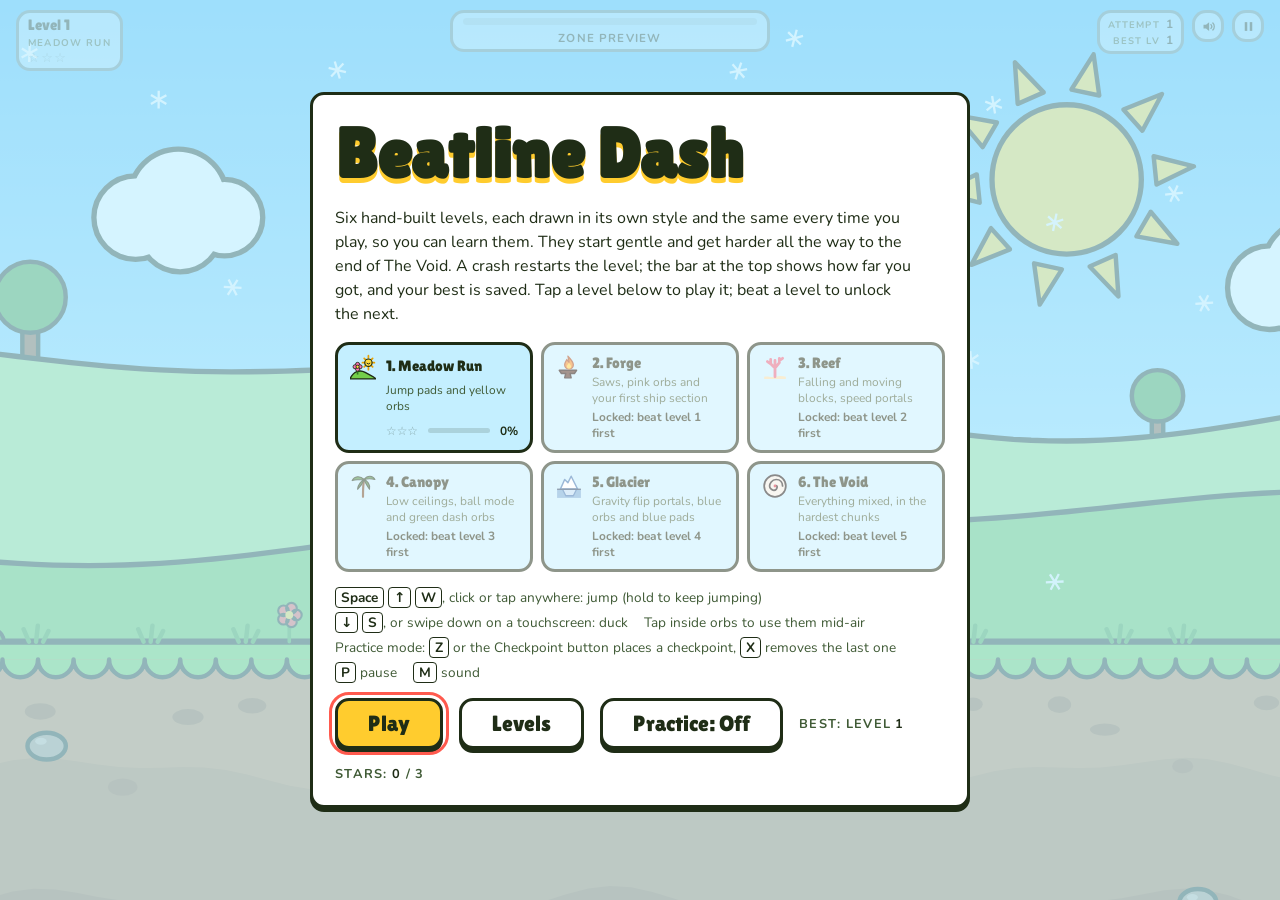
<file: games/beatline-dash/index.html>
<meta charset="utf-8">
<meta name="viewport" content="width=device-width, initial-scale=1, viewport-fit=cover">
<title>Beatline Dash</title>
<link rel="preconnect" href="https://fonts.googleapis.com">
<link rel="preconnect" href="https://fonts.gstatic.com" crossorigin>
<link rel="stylesheet" href="https://fonts.googleapis.com/css2?family=Caveat:wght@700&family=Chakra+Petch:wght@500;700&family=Fredoka:wght@600&family=Kalam:wght@400;700&family=Lilita+One&family=Nunito:wght@400;700;800&family=Permanent+Marker&display=swap">
<style>
  /* Every zone has its own look. The menus and HUD read their colors, fonts and
     borders from the active zone's variables, set via data-style on <html>. */
  :root, [data-style="meadow"] {
    color-scheme: light;
    --bg: #c4efff; --ink: #1f2d16; --dim: #3f5a35; --panel: #ffffff; --line: #1f2d16;
    --accent: #ffcc2e; --on-accent: #1f2d16; --hot: #ff5a4e;
    --radius: 14px; --bw: 3px; --shadow: 0 4px 0 #1f2d16; --title-shadow: 0 5px 0 #ffcc2e;
    --display: "Lilita One", "Arial Rounded MT Bold", "Trebuchet MS", sans-serif;
    --body: "Nunito", "Segoe UI", system-ui, sans-serif;
    --dscale: 1; --bscale: 1;
  }
  [data-style="forge"] {
    color-scheme: dark;
    --bg: #120a08; --ink: #ffd23f; --dim: #ef8a23; --panel: #2e1810; --line: #000000;
    --accent: #ef8a23; --on-accent: #120a08; --hot: #ffd23f;
    --radius: 6px; --bw: 3px; --shadow: 0 4px 0 #000000; --title-shadow: 0 4px 0 #a4491d;
    --display: "Chakra Petch", "Segoe UI", sans-serif;
    --body: "Nunito", "Segoe UI", system-ui, sans-serif;
    --dscale: 1.05; --bscale: 1;
  }
  [data-style="reef"] {
    color-scheme: light;
    --bg: #e6f4f2; --ink: #1d4f6b; --dim: #3f7a8e; --panel: rgba(255, 255, 255, 0.78); --line: rgba(29, 79, 107, 0.25);
    --accent: #4aa3b8; --on-accent: #ffffff; --hot: #e0607e;
    --radius: 26px; --bw: 0px; --shadow: none; --title-shadow: none;
    --display: "Caveat", "Segoe Script", cursive;
    --body: "Nunito", "Segoe UI", system-ui, sans-serif;
    --dscale: 1.35; --bscale: 1;
  }
  [data-style="canopy"] {
    color-scheme: light;
    --bg: #dfeabd; --ink: #1f3a24; --dim: #476b44; --panel: #f6f0d8; --line: #245a33;
    --accent: #ff7a3d; --on-accent: #1f1a14; --hot: #8e2f45;
    --radius: 3px; --bw: 0px; --shadow: 3px 5px 0 rgba(24, 48, 24, 0.25); --title-shadow: 3px 5px 0 rgba(24, 48, 24, 0.25);
    --display: "Fredoka", "Arial Rounded MT Bold", sans-serif;
    --body: "Nunito", "Segoe UI", system-ui, sans-serif;
    --dscale: 1; --bscale: 1;
  }
  [data-style="glacier"] {
    color-scheme: light;
    --bg: #eef7ff; --ink: #1f3a5c; --dim: #4f6f93; --panel: #dcecf8; --line: #7cb2de;
    --accent: #3a73b0; --on-accent: #ffffff; --hot: #2d5f93;
    --radius: 0; --bw: 1px; --shadow: none; --title-shadow: none;
    --clip: polygon(10px 0, 100% 0, 100% calc(100% - 10px), calc(100% - 10px) 100%, 0 100%, 0 10px);
    --display: "Chakra Petch", "Segoe UI", sans-serif;
    --body: "Chakra Petch", "Segoe UI", sans-serif;
    --dscale: 1; --bscale: 1;
  }
  [data-style="void"] {
    color-scheme: light;
    --bg: #f2eee4; --ink: #161616; --dim: #55524b; --panel: #f2eee4; --line: #161616;
    --accent: #161616; --on-accent: #f2eee4; --hot: #d42a3c;
    --radius: 255px 15px 225px 15px / 15px 225px 15px 255px; --bw: 2px; --shadow: none; --title-shadow: 3px 3px 0 #d42a3c;
    --display: "Permanent Marker", "Comic Sans MS", cursive;
    --body: "Kalam", "Comic Sans MS", cursive;
    --dscale: 1.05; --bscale: 1.05;
  }

  [hidden] { display: none !important; }
  html, body { height: 100%; }
  body {
    margin: 0;
    background: var(--bg);
    color: var(--ink);
    font-family: var(--body);
    font-size: calc(16px * var(--bscale));
    overflow: hidden;
    -webkit-user-select: none;
    user-select: none;
    -webkit-tap-highlight-color: transparent;
  }
  #game { position: fixed; inset: 0; width: 100%; height: 100%; display: block; touch-action: none; }
  .panel {
    background: var(--panel);
    color: var(--ink);
    border: var(--bw) solid var(--line);
    border-radius: var(--radius);
    box-shadow: var(--shadow);
    clip-path: var(--clip, none);
  }

  /* HUD */
  #hud {
    position: fixed; left: 0; right: 0; top: 0;
    padding: calc(env(safe-area-inset-top, 0px) + 10px) 16px 0;
    display: grid;
    grid-template-columns: auto minmax(0, 1fr) auto;
    grid-template-areas: "lvl bar side";
    gap: 12px;
    align-items: start;
    pointer-events: none;
  }
  /* compact, see-through HUD so it never hides the level */
  #hud { font-size: 0.85em; }
  #hud .panel { background: color-mix(in srgb, var(--panel) 45%, transparent); box-shadow: none; border-color: color-mix(in srgb, var(--line) 50%, transparent); }
  .hud-l { grid-area: lvl; padding: 3px 9px; }
  .lvl { font-family: var(--display); font-size: calc(15px * var(--dscale)); line-height: 1.15; }
  .env { font-size: 0.72em; font-weight: 700; letter-spacing: 0.12em; text-transform: uppercase; color: var(--dim); margin-top: 3px; }
  .hud-c { grid-area: bar; justify-self: center; width: min(100%, 320px); padding: 5px 10px 3px; box-sizing: border-box; }
  .bar { height: 7px; background: color-mix(in srgb, var(--ink) 14%, transparent); position: relative; overflow: hidden; border-radius: 99px; }
  [data-style="glacier"] .bar { border-radius: 0; }
  #barFill { position: absolute; inset: 0 auto 0 0; width: 0%; background: var(--accent); }
  #barBest { position: absolute; top: 0; bottom: 0; width: 3px; margin-left: -1.5px; background: var(--hot); }
  .next { margin-top: 5px; font-size: 0.85em; font-weight: 700; letter-spacing: 0.1em; text-transform: uppercase; text-align: center; font-variant-numeric: tabular-nums; }
  #gravChip, #practiceChip { margin-top: 4px; font-size: 0.75em; font-weight: 800; letter-spacing: 0.12em; text-transform: uppercase; text-align: center; color: var(--hot); }
  .hud-r { grid-area: side; display: flex; justify-content: flex-end; align-items: flex-start; gap: 8px; }
  .stats { display: grid; gap: 0; padding: 3px 8px; text-align: right; font-size: 0.7em; font-weight: 700; letter-spacing: 0.12em; color: var(--dim); font-variant-numeric: tabular-nums; }
  .stats b { color: var(--ink); font-size: 1.25em; letter-spacing: 0.02em; margin-left: 6px; }
  .icon-btn {
    pointer-events: auto;
    width: 32px; height: 32px;
    display: grid; place-items: center;
    padding: 0; cursor: pointer;
    font: inherit;
  }
  .icon-btn svg { width: 15px; height: 15px; }
  .icon-btn:focus-visible, .play:focus-visible { outline: 3px solid var(--hot); outline-offset: 3px; }
  .icon-btn[aria-pressed="true"] .cross { display: none; }
  .icon-btn[aria-pressed="false"] .wave { display: none; }
  @media (max-width: 600px) {
    #hud { grid-template-columns: 1fr auto; grid-template-areas: "lvl side" "bar bar"; gap: 8px 10px; }
    .hud-c { width: 100%; }
    .hud-l { justify-self: start; }
    .stats { display: none; }
  }

  /* Overlays */
  .overlay {
    position: fixed; inset: 0;
    display: grid; place-items: center;
    padding: calc(env(safe-area-inset-top, 0px) + 20px) 16px calc(env(safe-area-inset-bottom, 0px) + 20px);
    background: color-mix(in srgb, var(--bg) 70%, transparent);
    overflow-y: auto;
  }
  .sheet { width: 100%; max-width: 660px; display: grid; gap: 16px; padding: 22px; box-sizing: border-box; }
  .title {
    font-family: var(--display);
    font-size: calc(clamp(38px, 10vw, 70px) * var(--dscale));
    line-height: 1.05; margin: 0;
    text-wrap: balance;
    text-shadow: var(--title-shadow);
  }
  .lede { margin: 0; line-height: 1.5; max-width: 58ch; }
  .zones { list-style: none; margin: 0; padding: 0; display: grid; grid-template-columns: repeat(auto-fit, minmax(180px, 1fr)); gap: 8px; }
  .zones button {
    width: 100%; height: 100%; box-sizing: border-box; text-align: left; cursor: pointer;
    display: grid; grid-template-columns: 26px 1fr; gap: 3px 10px; align-items: center;
    padding: 9px 12px;
    background: var(--bg); color: var(--ink);
    border: max(var(--bw), 1px) solid var(--line);
    border-radius: var(--radius);
    clip-path: var(--clip, none);
    font-family: var(--body); font-size: calc(14px * var(--bscale));
    transition: transform 0.08s;
  }
  .zones button:not(:disabled):hover { background: var(--panel); }
  .zones button:not(:disabled):active { transform: translateY(2px); }
  .zones button:focus-visible { outline: 3px solid var(--hot); outline-offset: 2px; }
  .zones button:disabled { opacity: 0.5; cursor: not-allowed; }
  .zicon { width: 26px; height: 26px; display: block; }
  .zones .zicon { grid-row: span 2; align-self: start; }
  .levels .zicon { display: inline-block; width: 18px; height: 18px; margin-right: 6px; vertical-align: -3px; }
  .zones .nm { font-family: var(--display); font-size: calc(15px * var(--dscale)); line-height: 1.2; }
  .zones .nw { grid-column: 2; font-size: 0.85em; color: var(--dim); line-height: 1.3; }
  .zones .pr { grid-column: 2; font-size: 0.85em; font-weight: 700; display: flex; flex-wrap: wrap; gap: 2px 10px; align-items: center; }
  .zones .pbar { flex: 1 1 60px; min-width: 50px; height: 5px; border-radius: 99px; background: color-mix(in srgb, var(--ink) 15%, transparent); overflow: hidden; }
  .zones .pbar i { display: block; height: 100%; background: var(--accent); }
  .controls { margin: 0; display: flex; flex-wrap: wrap; gap: 6px 16px; font-size: 0.85em; color: var(--dim); }
  kbd { font-family: inherit; font-weight: 700; color: var(--ink); border: 1px solid var(--line); border-radius: 4px; padding: 0 5px; background: var(--panel); }
  .row { display: flex; flex-wrap: wrap; align-items: center; gap: 16px; }
  .play {
    font-family: var(--display); font-size: calc(22px * var(--dscale));
    padding: 10px 30px; cursor: pointer;
    background: var(--accent); color: var(--on-accent);
    border: max(var(--bw), 2px) solid var(--line);
    border-radius: var(--radius);
    box-shadow: var(--shadow);
    clip-path: var(--clip, none);
    transition: transform 0.08s;
  }
  .play:active { transform: translateY(3px); }
  .ghost { background: var(--panel); color: var(--ink); }
  .best { font-size: 0.8em; font-weight: 700; letter-spacing: 0.1em; text-transform: uppercase; color: var(--dim); }
  .best b { color: var(--ink); }
  .hstars { margin-top: 3px; letter-spacing: 0.12em; font-size: 0.95em; line-height: 1; }
  .on { color: #e8a100; }
  .off { color: color-mix(in srgb, var(--ink) 35%, transparent); }
  [data-style="void"] .on { color: #161616; }
  #bannerStars { margin-top: 10px; font-weight: 800; letter-spacing: 0.06em; }
  #bannerStars:empty { display: none; }
  .levels { list-style: none; margin: 0; padding: 0; display: grid; grid-template-columns: repeat(auto-fill, minmax(150px, 1fr)); gap: 8px; }
  .levels button {
    width: 100%; display: grid; gap: 3px; text-align: left; padding: 10px 12px; cursor: pointer;
    font-family: var(--body); font-size: calc(14px * var(--bscale));
  }
  .levels button b { font-family: var(--display); font-weight: normal; font-size: calc(16px * var(--dscale)); }
  .levels button:disabled { opacity: 0.45; cursor: not-allowed; }
  .levels button:focus-visible { outline: 3px solid var(--hot); outline-offset: 2px; }
  .pause-title { font-family: var(--display); font-size: calc(46px * var(--dscale)); margin: 0; text-shadow: var(--title-shadow); }

  /* Level-up banner, tips, touch zones */
  #banner { position: fixed; inset: 0; display: grid; place-items: center; pointer-events: none; text-align: center; padding-inline: 16px; }
  #banner .card { padding: 18px 28px; }
  #banner .big { font-family: var(--display); font-size: calc(clamp(40px, 11vw, 84px) * var(--dscale)); line-height: 1; text-shadow: var(--title-shadow); }
  #banner .sub { margin-top: 8px; font-weight: 800; letter-spacing: 0.2em; text-transform: uppercase; color: var(--dim); }
  #banner .tip { margin-top: 6px; }
  #banner.show .card { animation: bannerIn 2.6s cubic-bezier(.2, .8, .2, 1) forwards; }
  @keyframes bannerIn {
    0% { opacity: 0; transform: scale(1.3); }
    12% { opacity: 1; transform: scale(1); }
    78% { opacity: 1; transform: scale(1); }
    100% { opacity: 0; transform: scale(0.97); }
  }
  #tip {
    position: fixed; left: 50%; top: 30%; transform: translateX(-50%);
    width: max-content; max-width: calc(100% - 32px); box-sizing: border-box;
    padding: 10px 18px; text-align: center; line-height: 1.4; pointer-events: none;
  }
  #tip b { font-family: var(--display); font-weight: normal; font-size: calc(22px * var(--dscale)); display: block; color: var(--hot); }
  /* Touch controls: tap anywhere jumps; hold this button (or swipe down) to duck. */
  #cpBtn:active { background: var(--accent); color: var(--on-accent); transform: translateY(2px); }
  #cpBtn {
    position: fixed;
    right: calc(16px + env(safe-area-inset-right, 0px));
    bottom: calc(16px + env(safe-area-inset-bottom, 0px));
    min-width: 84px; height: 56px; padding: 0 12px;
    display: grid; place-items: center;
    font-family: var(--display); font-size: calc(15px * var(--dscale));
    cursor: pointer; touch-action: manipulation;
  }
  .play[aria-pressed="true"] { background: var(--accent); color: var(--on-accent); }
  #touchHint { position: fixed; inset: 0; pointer-events: none; }
  #touchHint span { position: absolute; padding: 8px 14px; font-weight: 800; text-align: center; }
  #touchHint .jump { left: 50%; top: 40%; transform: translateX(-50%); width: max-content; max-width: calc(100% - 32px); }
  #touchHint .duck { left: 50%; top: calc(40% + 52px); transform: translateX(-50%); width: max-content; max-width: calc(100% - 32px); }
  @media (prefers-reduced-motion: reduce) {
    @keyframes bannerIn { 0% { opacity: 0; } 10% { opacity: 1; } 80% { opacity: 1; } 100% { opacity: 0; } }
    .play { transition: none; }
  }
</style>

<canvas id="game" aria-label="Beatline Dash game area"></canvas>

<div id="hud">
  <div class="hud-l panel">
    <div class="lvl">Level <span id="lvlNum">1</span></div>
    <div class="env" id="envName">Meadow Run</div>
    <div class="hstars" id="hudStars" aria-label="Stars collected this attempt"></div>
  </div>
  <div class="hud-c panel">
    <div class="bar" role="progressbar" aria-label="Progress to the portal" aria-valuemin="0" aria-valuemax="100" id="bar"><div id="barFill"></div><div id="barBest" hidden></div></div>
    <div class="next" id="nextLabel">Zone preview</div>
    <div id="practiceChip" hidden>Practice mode</div>
    <div id="gravChip" hidden>&#9650; Gravity flipped</div>
  </div>
  <div class="hud-r">
    <div class="stats panel">
      <div>ATTEMPT<b id="att">1</b></div>
      <div>BEST LV<b id="bestHud">1</b></div>
    </div>
    <button class="icon-btn panel" id="muteBtn" type="button" aria-pressed="true" aria-label="Sound on (M)">
      <svg viewBox="0 0 24 24" fill="none" stroke="currentColor" stroke-width="2" stroke-linecap="square"><path d="M4 9h4l5-4v14l-5-4H4z" fill="currentColor" stroke="none"/><path class="wave" d="M16 9c1.5 1.6 1.5 4.4 0 6M19 6.5c3 3 3 8 0 11"/><path class="cross" d="M16.5 9.5l5 5M21.5 9.5l-5 5"/></svg>
    </button>
    <button class="icon-btn panel" id="pauseBtn" type="button" aria-label="Pause (P)">
      <svg viewBox="0 0 24 24" fill="currentColor"><rect x="6" y="5" width="4" height="14"/><rect x="14" y="5" width="4" height="14"/></svg>
    </button>
  </div>
</div>

<div id="tip" class="panel" hidden></div>
<button id="cpBtn" class="panel" type="button" aria-label="Place checkpoint (Z)" hidden>Checkpoint</button>
<div id="touchHint" hidden>
  <span class="panel jump">Tap anywhere to jump</span>
  <span class="panel duck">Swipe down to duck &darr;</span>
</div>
<div id="banner" hidden><div class="card panel"><div class="big" id="bannerBig">LEVEL 2</div><div class="sub" id="bannerSub">Forge</div><div class="tip" id="bannerTip"></div><div id="bannerStars"></div></div></div>

<div class="overlay" id="startScreen">
  <div class="sheet panel">
    <h1 class="title">Beatline Dash</h1>
    <p class="lede">Six hand-built levels, each drawn in its own style and the same every time you play, so you can learn them. They start gentle and get harder all the way to the end of The Void. A crash restarts the level; the bar at the top shows how far you got, and your best is saved. Tap a level below to play it; beat a level to unlock the next.</p>
    <ul class="zones" id="zoneList" aria-label="Levels: pick one to play"></ul>
    <p class="controls">
      <span><kbd>Space</kbd> <kbd>&uarr;</kbd> <kbd>W</kbd>, click or tap anywhere: jump (hold to keep jumping)</span>
      <span><kbd>&darr;</kbd> <kbd>S</kbd>, or swipe down on a touchscreen: duck</span>
      <span>Tap inside orbs to use them mid-air</span>
      <span>Practice mode: <kbd>Z</kbd> or the Checkpoint button places a checkpoint, <kbd>X</kbd> removes the last one</span>
      <span><kbd>P</kbd> pause</span>
      <span><kbd>M</kbd> sound</span>
    </p>
    <div class="row">
      <button class="play" id="playBtn" type="button">Play</button>
      <button class="play ghost" id="levelsBtn" type="button">Levels</button>
      <button class="play ghost" id="practiceBtn" type="button" aria-pressed="false">Practice: Off</button>
      <span class="best" id="bestStart">Best: Level <b>1</b></span>
      <span class="best" id="starTotal"></span>
    </div>
  </div>
</div>

<div class="overlay" id="levelScreen" hidden>
  <div class="sheet panel">
    <h2 class="pause-title">Levels</h2>
    <p class="lede">Replay any level you have reached. Each level hides three stars on harder side routes; they count once you finish the level. Stars and best percentages are not saved in practice mode.</p>
    <ul class="levels" id="levelGrid"></ul>
    <div class="row"><button class="play ghost" id="levelsBack" type="button">Back</button></div>
  </div>
</div>

<div class="overlay" id="pauseScreen" hidden>
  <div class="sheet panel" style="justify-items:start">
    <h2 class="pause-title">Paused</h2>
    <p class="lede" id="pauseInfo">Level 1, Meadow Run.</p>
    <div class="row">
      <button class="play" id="resumeBtn" type="button">Resume</button>
      <button class="play ghost" id="pausePractice" type="button">Practice mode</button>
      <button class="play ghost" id="quitBtn" type="button">Quit</button>
    </div>
  </div>
</div>

<script>
(() => {
  "use strict";

  // ---- Tuning -------------------------------------------------------------
  const LEVEL_SECONDS = 60;       // rough level length, used only by the tests (levels are fixed routes now)
  const B = 40;                   // one block, in logical pixels
  const P = 34;                   // player cube size
  const DUCK_H = 17;              // player hitbox height while ducking
  const VIEW_H = 450;             // logical height the playfield is designed for
  const GROUND = 330;             // y of the ground line in logical coords
  const CEIL_H = 260;             // height of the ceiling you run on after a gravity flip
  const LOW_CEIL = 24;            // clearance under a low ceiling (ducked cube fits, standing cube does not)
  const G = 2700;                 // gravity, px/s^2
  const JUMP_V = 700;             // ~2.25 blocks high
  const PAD_V = 1050;             // ~5 blocks high
  const ORB_V = 730;
  const ORB_SMALL = 520;          // pink orb
  const PAD_SMALL = 780;          // pink pad
  const DASH_T = 0.4;             // green orb: seconds of straight-line flight
  const SHIP_ACC = 950, SHIP_VMAX = 270, SHIP_H = 22;    // ship: hold to climb, release to sink (gentle, floaty)
  const BALL_D = 30;              // ball diameter
  const SHAKE_T = 0.3;            // warning shake before a block drops
  const PX = 4;                   // art-pixel size for the 8-bit zone

  const TAU = Math.PI * 2;
  const rand = (a, b) => a + Math.random() * (b - a);
  const clamp = (v, a, b) => (v < a ? a : v > b ? b : v);
  const hash = n => { const s = Math.sin(n * 127.1 + 311.7) * 43758.5453; return s - Math.floor(s); };
  const ease = t => t * t * (3 - 2 * t);
  function rng(seed) { let s = (seed >>> 0) || 1; return () => ((s = (Math.imul(s, 1664525) + 1013904223) >>> 0) / 4294967296); }
  const el = id => document.getElementById(id);
  const reducedMotion = window.matchMedia("(prefers-reduced-motion: reduce)").matches;

  // ---- Canvas & sizing ----------------------------------------------------
  const canvas = el("game");
  const ctx = canvas.getContext("2d");
  const low = document.createElement("canvas"), lctx = low.getContext("2d");   // 8-bit zone renders here
  let dpr = 1, scale = 1, viewW = 800, viewH = VIEW_H, offY = 0, playerSX = 200, camX = 0;
  function resize() {
    dpr = Math.min(window.devicePixelRatio || 1, 3);   // full sharpness on high-density phone screens
    const cw = window.innerWidth, ch = window.innerHeight;
    canvas.width = Math.round(cw * dpr);
    canvas.height = Math.round(ch * dpr);
    scale = Math.min(ch / VIEW_H, cw / 720);
    viewW = cw / scale;
    viewH = ch / scale;
    offY = (viewH - VIEW_H) * 0.55;
    playerSX = Math.max(110, Math.min(viewW * 0.26, 260));
    low.width = Math.ceil(viewW / PX) + 2;
    low.height = Math.ceil(viewH / PX) + 2;
    for (const s of STYLES) s.fx.init();
  }

  // ---- Shared drawing helpers ---------------------------------------------
  function tri(g, a, b, c, d, e, f) { g.beginPath(); g.moveTo(a, b); g.lineTo(c, d); g.lineTo(e, f); g.closePath(); }
  function rrect(g, x, y, w, h, r) { g.beginPath(); if (g.roundRect) g.roundRect(x, y, w, h, r); else g.rect(x, y, w, h); }
  function sawPts(cx, cy, r, ang, teeth, depth) {
    const pts = [];
    for (let i = 0; i < teeth; i++) {
      const a0 = ang + (i / teeth) * TAU, a1 = a0 + (0.6 / teeth) * TAU;
      pts.push([cx + Math.cos(a0) * (r - depth), cy + Math.sin(a0) * (r - depth)]);
      pts.push([cx + Math.cos(a1) * r, cy + Math.sin(a1) * r]);
    }
    return pts;
  }
  function polyPath(g, pts) { g.beginPath(); pts.forEach(([x, y], i) => (i ? g.lineTo(x, y) : g.moveTo(x, y))); g.closePath(); }
  function starPts(cx, cy, R, r) { const pts = []; for (let i = 0; i < 10; i++) { const a = -Math.PI / 2 + (i * Math.PI) / 5, d = i % 2 ? r : R; pts.push([cx + Math.cos(a) * d, cy + Math.sin(a) * d]); } return pts; }
  // Orb and pad kinds (yellow jump, pink small jump, blue gravity flip, green dash)
  const KIND_COL = { yellow: "#ffd23f", pink: "#ff6fb5", blue: "#4d9dff", green: "#3ddc84" };
  // Mode and speed portal colours
  const PORTAL_COL = { ship: "#ff5fa2", ball: "#ff8a3d", cube: "#4ecb71", slow: "#f2b233", normal: "#4d9dff", fast: "#3ddc84", vfast: "#ff5fa2" };
  function shade(hex, f) { const n = parseInt(hex.slice(1), 16), c = [n >> 16, (n >> 8) & 255, n & 255].map(v => Math.max(0, Math.min(255, Math.round(v * f)))); return `rgb(${c.join(",")})`; }
  // Icon shown inside mode and speed portals
  function iconPath(g, kind, cx, cy) {
    g.beginPath();
    if (kind === "ship") { g.moveTo(cx - 11, cy + 6); g.lineTo(cx + 11, cy + 6); g.lineTo(cx + 5, cy - 1); g.lineTo(cx - 3, cy - 1); g.lineTo(cx - 3, cy - 8); g.lineTo(cx - 11, cy - 8); g.closePath(); }
    else if (kind === "ball") g.arc(cx, cy, 10, 0, TAU);
    else if (kind === "cube") g.rect(cx - 9, cy - 9, 18, 18);
    else {
      const n = { slow: 1, normal: 2, fast: 3, vfast: 4 }[kind], dir = kind === "slow" ? -1 : 1;
      for (let i = 0; i < n; i++) { const x = cx + (i - (n - 1) / 2) * 7; g.moveTo(x - dir * 4, cy - 8); g.lineTo(x + dir * 4, cy); g.lineTo(x - dir * 4, cy + 8); }
    }
  }
  // Small mark inside orbs and above pads so kinds also differ by shape, not only colour
  function kindGlyph(g, kind, cx, cy, ink) {
    if (kind === "yellow" || !kind) return;
    g.save(); g.strokeStyle = ink; g.fillStyle = ink; g.lineWidth = 2.2; g.lineCap = "round"; g.lineJoin = "round"; g.beginPath();
    if (kind === "pink") { g.arc(cx, cy, 3, 0, TAU); g.fill(); }
    else if (kind === "blue") { g.moveTo(cx - 4, cy - 2); g.lineTo(cx, cy - 7); g.lineTo(cx + 4, cy - 2); g.moveTo(cx - 4, cy + 2); g.lineTo(cx, cy + 7); g.lineTo(cx + 4, cy + 2); g.stroke(); }
    else { g.moveTo(cx - 5, cy); g.lineTo(cx + 5, cy); g.moveTo(cx + 1, cy - 4); g.lineTo(cx + 5, cy); g.lineTo(cx + 1, cy + 4); g.stroke(); }
    g.restore();
  }
  function circlePts(cx, cy, rx, ry, n) { const pts = []; for (let i = 0; i < n; i++) { const a = (i / n) * TAU; pts.push([cx + Math.cos(a) * rx, cy + Math.sin(a) * ry]); } return pts; }
  function subdiv(pts, step, closed = true) {
    const out = [];
    const n = closed ? pts.length : pts.length - 1;
    for (let i = 0; i < n; i++) {
      const [x0, y0] = pts[i], [x1, y1] = pts[(i + 1) % pts.length];
      const k = Math.max(1, Math.round(Math.hypot(x1 - x0, y1 - y0) / step));
      for (let j = 0; j < k; j++) out.push([x0 + ((x1 - x0) * j) / k, y0 + ((y1 - y0) * j) / k]);
    }
    if (!closed) out.push(pts[pts.length - 1]);
    return out;
  }
  function makeFx(count, move, draw) {
    let list = [];
    return {
      init() {
        list = [];
        for (let i = 0; i < count; i++) list.push({ x: Math.random() * viewW, y: rand(-offY, GROUND), s: Math.random(), ph: Math.random() * TAU, r: Math.random() * TAU });
      },
      update(dt, sp) {
        const top = -offY - 20;
        for (const f of list) {
          move(f, dt, sp);
          if (f.x < -40) { f.x = viewW + rand(0, 40); f.y = rand(top, GROUND); }
          if (f.y < top) { f.y = GROUND; f.x = Math.random() * viewW; }
          if (f.y > GROUND + 10) { f.y = top; f.x = Math.random() * viewW; }
        }
      },
      draw(g, t) { for (const f of list) draw(g, f, t); },
    };
  }
  // Paper grain, shared by the watercolor, paper-cutout and ink zones.
  const grainTex = (() => {
    const c = document.createElement("canvas"); c.width = c.height = 160;
    const g = c.getContext("2d");
    for (let i = 0; i < 3200; i++) { g.fillStyle = `rgba(70,55,40,${Math.random() * 0.2})`; g.fillRect(Math.random() * 160, Math.random() * 160, 1, 1); }
    g.strokeStyle = "rgba(90,70,50,0.07)"; g.lineWidth = 0.6;
    for (let i = 0; i < 36; i++) { const x = Math.random() * 160, y = Math.random() * 160; g.beginPath(); g.moveTo(x, y); g.quadraticCurveTo(x + rand(-10, 10), y + rand(-10, 10), x + rand(-16, 16), y + rand(-16, 16)); g.stroke(); }
    return c;
  })();
  const grainPats = new WeakMap();
  function grain(g, alpha, y0 = -offY - 420, y1 = viewH - offY + 420) {
    let pat = grainPats.get(g);
    if (!pat) { pat = g.createPattern(grainTex, "repeat"); grainPats.set(g, pat); }
    g.save(); g.globalAlpha = alpha; g.fillStyle = pat; g.fillRect(-20, y0, viewW + 40, y1 - y0); g.restore();
  }
  // Top and bottom of the screen in world-drawing coordinates (set per frame by
  // drawWorld, since the camera shifts the world vertically).
  let wTop = -offY - 20, wBot = viewH - offY + 20, bgShift = 0;

  // =========================================================================
  // ZONE 1: MEADOW RUN (flat cartoon, bold outlines)
  // =========================================================================
  const Meadow = (() => {
    const C = { ink: "#1f2d16", sky0: "#46b8f5", sky1: "#c4efff", sun: "#ffd93b", hillFar: "#a3e07a", hillNear: "#68c247", tree: "#3f9a2b", trunk: "#8a5228", grass: "#74cf4a", grassDk: "#3f9a2b", dirt: "#c47d43", dirtDk: "#9a5c2c", rock: "#a58e74", spike: "#e6ebf0", crate: "#f4b24f", crateDk: "#bd7a2e", player: "#ffcc2e", saw: "#d5dde4", sawDk: "#7c8995", red: "#ff5a4e", blue: "#4d8dff", orange: "#ff9f43" };
    const out = (g, w = 3) => { g.lineWidth = w; g.strokeStyle = C.ink; g.lineJoin = "round"; g.lineCap = "round"; g.stroke(); };
    const fillOut = (g, color, w) => { g.fillStyle = color; g.fill(); out(g, w); };
    function cloud(g, x, y) {
      const puffs = [[0, 0, 22], [24, -11, 26], [50, 0, 20], [25, 7, 22]];
      g.beginPath();
      for (const [dx, dy, r] of puffs) { g.moveTo(x + dx + r, y + dy); g.arc(x + dx, y + dy, r, 0, TAU); }
      g.lineWidth = 6; g.strokeStyle = C.ink; g.stroke(); g.fillStyle = "#ffffff"; g.fill();
    }
    function hills(g, f, base, amp, color, seed, trees) {
      const off = camX * f;
      const yAt = x => { const w = x + off; return base - amp * (0.55 + 0.3 * Math.sin(w * 0.005 + seed) + 0.15 * Math.sin(w * 0.013 + seed * 2.3)); };
      if (trees) {
        const seg = 170, i0 = Math.floor(off / seg) - 1;
        for (let i = i0; i < i0 + viewW / seg + 3; i++) {
          if (hash(i + seed) < 0.45) continue;
          const x = i * seg - off + hash(i * 7) * 60, y = yAt(x) + 8, s = 0.7 + hash(i * 3) * 0.5;
          g.beginPath(); g.rect(x - 4 * s, y - 30 * s, 8 * s, 30 * s); fillOut(g, C.trunk, 2.5);
          g.beginPath(); g.arc(x, y - 38 * s, 18 * s, 0, TAU); fillOut(g, C.tree, 2.5);
        }
      }
      g.beginPath(); g.moveTo(-10, GROUND + 4);
      for (let x = -10; x <= viewW + 10; x += 10) g.lineTo(x, yAt(x));
      g.lineTo(viewW + 10, GROUND + 4); g.closePath(); fillOut(g, color);
    }
    return {
      id: "meadow", name: "Meadow Run", isNew: "Jump pads and yellow orbs", note: 48, bass: "square", lead: "triangle", cutoff: 900,
      bg(g, t) {
        const top = -offY;
        const sky = g.createLinearGradient(0, top, 0, GROUND);
        sky.addColorStop(0, C.sky0); sky.addColorStop(1, C.sky1);
        g.fillStyle = sky; g.fillRect(-10, top - 400, viewW + 20, GROUND - top + 410);
        const sx = viewW - 120, sy = Math.max(top + 90, 70);
        g.save(); g.translate(sx, sy); g.rotate(t * 0.15);
        for (let i = 0; i < 10; i++) { g.rotate(TAU / 10); tri(g, -8, -50, 8, -50, 0, -72); fillOut(g, C.sun, 2.5); }
        g.restore();
        g.beginPath(); g.arc(sx, sy, 42, 0, TAU); fillOut(g, C.sun);
        const seg = 320, off = camX * 0.06 + t * 8, i0 = Math.floor(off / seg) - 1, span = Math.max(10, GROUND - 250 - top);
        for (let i = i0; i < i0 + viewW / seg + 3; i++) cloud(g, i * seg - off + hash(i) * 120, top + 60 + hash(i + 5) * span);
        hills(g, 0.18, GROUND - 105, 70, C.hillFar, 1.3, true);
        hills(g, 0.4, GROUND - 38, 48, C.hillNear, 4.1, false);
        const pit = g.createLinearGradient(0, GROUND, 0, GROUND + 260);
        pit.addColorStop(0, "#5a3a1f"); pit.addColorStop(1, "#24160b");
        g.fillStyle = pit; g.fillRect(-10, GROUND, viewW + 20, 1600);
      },
      ground(g, x0, x1, bottom) {
        g.fillStyle = C.dirt; g.fillRect(x0, GROUND, x1 - x0, bottom - GROUND);
        // soil layers: a darker wavy band of subsoil and a clay band below it
        for (const [y, col, amp] of [[GROUND + 74, "#b06e39", 7], [GROUND + 150, "#9a5c2c", 9]]) {
          g.beginPath(); g.moveTo(x0, bottom);
          for (let x = x0; x <= x1 + 12; x += 12) g.lineTo(x, y + Math.sin((x + camX) * 0.021) * amp + Math.sin((x + camX) * 0.057) * amp * 0.4);
          g.lineTo(x1 + 12, bottom); g.closePath(); g.fillStyle = col; g.fill();
        }
        // buried rocks
        const rs = 130, r0 = Math.floor((camX + x0) / rs) - 1, r1 = Math.ceil((camX + x1) / rs) + 1;
        for (let i = r0; i < r1; i++) {
          if (hash(i * 11) < 0.45) continue;
          const rx = i * rs - camX + hash(i * 13) * 80, ry = GROUND + 50 + hash(i * 17) * 130, rw = 9 + hash(i * 19) * 9;
          g.beginPath(); g.ellipse(rx, ry, rw, rw * 0.7, 0, 0, TAU); g.fillStyle = C.rock; g.fill(); out(g, 2.5);
          g.beginPath(); g.ellipse(rx - rw * 0.3, ry - rw * 0.25, rw * 0.3, rw * 0.18, 0, 0, TAU); g.fillStyle = "#c9b79f"; g.fill();
        }
        const seg = 38, i0 = Math.floor((camX + x0) / seg) - 1, i1 = Math.ceil((camX + x1) / seg) + 1;
        g.fillStyle = C.dirtDk;
        for (let i = i0; i < i1; i++) {
          g.beginPath(); g.ellipse(i * seg - camX + hash(i) * 20, GROUND + 32 + hash(i + 9) * 60, 5 + hash(i + 2) * 4, 3 + hash(i + 3) * 2, 0, 0, TAU); g.fill();
        }
        g.fillStyle = C.grass; g.fillRect(x0, GROUND, x1 - x0, 10);
        const s = 20, start = x0 - ((((camX + x0) % s) + s) % s);
        g.beginPath();
        for (let x = start - s; x < x1 + s; x += s) { g.moveTo(x + s / 2 + 10, GROUND + 10); g.arc(x + s / 2, GROUND + 10, 10, 0, Math.PI); }
        g.fill(); out(g, 2.5);
        g.beginPath(); g.moveTo(x0, GROUND); g.lineTo(x1, GROUND); out(g, 3.5);
        g.beginPath();
        const ts = 60, j0 = Math.floor((camX + x0) / ts) - 1, j1 = Math.ceil((camX + x1) / ts) + 1;
        for (let i = j0; i < j1; i++) {
          if (hash(i * 5) < 0.4) continue;
          const x = i * ts - camX + hash(i) * 30;
          g.moveTo(x - 4, GROUND); g.lineTo(x - 7, GROUND - 7); g.moveTo(x, GROUND); g.lineTo(x + 1, GROUND - 9); g.moveTo(x + 4, GROUND); g.lineTo(x + 7, GROUND - 6);
        }
        g.lineWidth = 2.5; g.strokeStyle = C.grassDk; g.stroke();
        // flowers, bushes and mushrooms along the grass
        const ds = 160, d0 = Math.floor((camX + x0) / ds) - 1, d1 = Math.ceil((camX + x1) / ds) + 1;
        for (let i = d0; i < d1; i++) {
          const kind = hash(i * 23);
          if (kind < 0.55) continue;
          const x = i * ds - camX + hash(i * 29) * 50;
          if (x < x0 + 8 || x > x1 - 8) continue;
          if (kind < 0.72) {                         // flower (a few)
            const col = [C.red, "#ff6fb5", C.blue, "#ffffff"][Math.floor(hash(i * 31) * 4)];
            g.beginPath(); g.moveTo(x, GROUND); g.lineTo(x, GROUND - 13); g.lineWidth = 2; g.strokeStyle = C.grassDk; g.stroke();
            g.beginPath(); for (let a = 0; a < 5; a++) { const px = x + Math.cos(a * 1.257) * 4, py = GROUND - 15 + Math.sin(a * 1.257) * 4; g.moveTo(px + 3, py); g.arc(px, py, 3, 0, TAU); }
            g.fillStyle = col; g.fill(); g.lineWidth = 1.2; g.strokeStyle = C.ink; g.stroke();
            g.beginPath(); g.arc(x, GROUND - 15, 2.2, 0, TAU); g.fillStyle = C.sun; g.fill();
          } else if (kind < 0.9) {                   // bush
            g.beginPath(); g.moveTo(x - 16, GROUND); g.arc(x - 8, GROUND, 8, Math.PI, Math.PI * 1.75); g.arc(x + 1, GROUND - 3, 10, Math.PI * 1.15, Math.PI * 1.9); g.arc(x + 11, GROUND, 7, Math.PI * 1.3, 0); g.closePath();
            fillOut(g, C.tree, 2.2);
          } else {                                   // mushroom
            g.beginPath(); g.rect(x - 2.5, GROUND - 9, 5, 9); fillOut(g, "#f5ecd8", 1.6);
            g.beginPath(); g.arc(x, GROUND - 9, 7, Math.PI, 0); g.closePath(); fillOut(g, C.red, 1.8);
            g.fillStyle = "#ffffff"; g.beginPath(); g.arc(x - 3, GROUND - 12, 1.4, 0, TAU); g.arc(x + 2.5, GROUND - 13, 1.2, 0, TAU); g.fill();
          }
        }
      },
      side(g, x, y0, y1) {
        // a ragged cliff face with a few stones poking out, instead of a ruler-straight edge
        // shape keyed to the edge's world position, so it stays put while the camera scrolls
        const wx = Math.round((x + camX) / 4), pts = [[x, y0]];
        for (let y = y0 + 10, i = 0; y < y1; y += 12, i++) pts.push([x + (hash(wx * 0.37 + i * 7.1) - 0.5) * 7, y]);
        pts.push([x, y1]);
        g.beginPath(); pts.forEach(([px, py], i) => (i ? g.lineTo(px, py) : g.moveTo(px, py)));
        out(g, 3.5);
        for (let y = y0 + 26, i = 0; y < Math.min(y1, y0 + 260); y += 46, i++) {
          if (hash(wx + i * 3.3) < 0.5) continue;
          g.beginPath(); g.ellipse(x, y, 5, 4, 0, 0, TAU); g.fillStyle = C.rock; g.fill(); out(g, 2);
        }
      },
      roof(g, x, w, y) {
        const top = wTop;
        g.fillStyle = C.dirt; g.fillRect(x, top, w, y - top);
        g.fillStyle = C.grass; g.fillRect(x, y - 10, w, 10);
        g.beginPath(); g.rect(x, top, w, y - top); out(g, 3.5);
      },
      spike(g, x, by, dir) {
        const tip = by - dir * (B - 5);
        tri(g, x + 4, by, x + B / 2, tip, x + B - 4, by); fillOut(g, C.spike);
        g.beginPath(); g.moveTo(x + B / 2 - 3, tip + dir * 9); g.lineTo(x + 12, by - dir * 5);
        g.lineWidth = 2.5; g.strokeStyle = "#ffffff"; g.stroke();
      },
      block(g, x, y, w, h) {
        g.fillStyle = C.crate; g.fillRect(x, y, w, h);
        g.beginPath();
        for (let cx = x; cx < x + w - 1; cx += B) for (let cy = y; cy < y + h - 1; cy += B) {
          g.rect(cx + 6, cy + 6, B - 12, B - 12); g.moveTo(cx + 6, cy + B - 6); g.lineTo(cx + B - 6, cy + 6);
        }
        g.lineWidth = 3; g.strokeStyle = C.crateDk; g.stroke();
        g.beginPath();
        for (let cx = x + B; cx < x + w - 1; cx += B) { g.moveTo(cx, y); g.lineTo(cx, y + h); }
        for (let cy = y + B; cy < y + h - 1; cy += B) { g.moveTo(x, cy); g.lineTo(x + w, cy); }
        g.lineWidth = 1.5; g.strokeStyle = C.crateDk; g.stroke();          // soft joins inside, so a stack reads as one
        g.beginPath(); g.rect(x, y, w, h); out(g, 3.5);
      },
      saw(g, cx, cy, r, ang) {
        polyPath(g, sawPts(cx, cy, r, ang, 12, 7)); fillOut(g, C.saw);
        g.beginPath(); g.arc(cx, cy, r * 0.42, 0, TAU); fillOut(g, C.sawDk, 2.5);
        g.beginPath(); g.arc(cx, cy, 4, 0, TAU); g.fillStyle = C.ink; g.fill();
      },
      chain(g, x, y0, y1) {
        g.lineWidth = 2.5; g.strokeStyle = C.ink;
        for (let y = y0, i = 0; y < y1; y += 9, i++) { g.beginPath(); g.ellipse(x, y + 5, i % 2 ? 2 : 5, 6, 0, 0, TAU); g.stroke(); }
      },
      track(g, x, y0, y1) { rrect(g, x - 5, y0, 10, y1 - y0, 5); fillOut(g, C.trunk, 2.5); },
      pad(g, x, by, used, t, col) {
        g.beginPath(); for (let i = 0; i <= 4; i++) g.lineTo(x + B / 2 + (i % 2 ? 8 : -8), by - i * 3); out(g, 2.5);
        g.beginPath(); g.ellipse(x + B / 2, by - 14, 15, 6, 0, 0, TAU); fillOut(g, used ? "#e8e2d6" : col || C.red, 2.5);
      },
      orb(g, cx, cy, used, t, col) {
        g.globalAlpha = used ? 0.35 : 1;
        const r = 13 + Math.sin(t * 6) * 1.5;
        g.beginPath(); g.arc(cx, cy, r, 0, TAU); fillOut(g, col || C.sun);
        g.setLineDash([5, 5]); g.beginPath(); g.arc(cx, cy, r + 7, 0, TAU); out(g, 2.5); g.setLineDash([]);
        g.beginPath(); g.arc(cx - 4, cy - 4, 3.5, 0, TAU); g.fillStyle = "#ffffff"; g.fill();
        g.globalAlpha = 1;
      },
      barrier(g, x, w, yb, t, seed) {
        const top = wTop, n = Math.max(2, Math.round(w / 20));
        g.beginPath(); g.moveTo(x, top); g.lineTo(x, yb - 8);
        for (let i = 0; i < n; i++) g.quadraticCurveTo(x + ((i + 0.5) / n) * w, yb + 8, x + ((i + 1) / n) * w, yb - 8);
        g.lineTo(x + w, top); g.closePath(); fillOut(g, C.rock, 3.5);
        const r = rng(seed); g.fillStyle = C.dirtDk;
        for (let i = 0; i < w / 14; i++) { g.beginPath(); g.ellipse(x + 8 + r() * (w - 16), yb - 20 - r() * 60, 5, 3, 0, 0, TAU); g.fill(); }
      },
      gportal(g, cx, cy, flip, t, pc) {
        const h = 200, w = 40, dir = flip ? -1 : 1;
        rrect(g, cx - w / 2, cy - h / 2, w, h, 20); fillOut(g, pc || (flip ? C.blue : C.orange), 4);
        if (flip === null) return;
        for (let i = 0; i < 3; i++) {
          const ay = cy - 60 + (((i * 40 + t * 70 * dir) % 120) + 120) % 120;
          g.beginPath(); g.moveTo(cx - 10, ay - dir * 6); g.lineTo(cx, ay + dir * 6); g.lineTo(cx + 10, ay - dir * 6);
          out(g, 7); g.strokeStyle = "#ffffff"; g.lineWidth = 3.5; g.stroke();
        }
      },
      lportal(g, cx, cy) {
        const cols = [C.red, C.orange, C.sun, C.grass, C.blue];
        cols.forEach((c, i) => { g.beginPath(); g.ellipse(cx, cy, 34 - i * 5, 110 - i * 8, 0, 0, TAU); fillOut(g, c, 2.5); });
        g.beginPath(); g.ellipse(cx, cy, 8, 70, 0, 0, TAU); fillOut(g, "#ffffff", 2.5);
      },
      player(g, cx, cy, rot, duck, flip) {
        g.save(); g.translate(cx, cy); if (flip) g.scale(1, -1); g.rotate(duck ? 0 : rot);
        const w = duck ? P + 6 : P, h = duck ? DUCK_H : P;
        rrect(g, -w / 2, -h / 2, w, h, 7); fillOut(g, C.player);
        const ey = duck ? -1 : -5;
        for (const ex of [3, 11]) {
          g.beginPath(); g.ellipse(ex, ey, 4, duck ? 3 : 5, 0, 0, TAU); g.fillStyle = "#ffffff"; g.fill(); out(g, 2);
          g.beginPath(); g.arc(ex + 1.5, ey, 2, 0, TAU); g.fillStyle = C.ink; g.fill();
        }
        if (!duck) { g.beginPath(); g.arc(7, 6, 5, 0.3, Math.PI - 0.3); out(g, 2.5); }
        g.restore();
      },
      ink: "#1f2d16",
      ship(g, cx, cy, tilt) {
        g.save(); g.translate(cx, cy); g.rotate(tilt);
        g.beginPath(); g.moveTo(-19, 1); g.lineTo(19, 1); g.lineTo(12, 11); g.lineTo(-15, 11); g.closePath(); fillOut(g, C.red);
        rrect(g, -9, -13, 18, 15, 5); fillOut(g, C.player);
        g.beginPath(); g.arc(3, -6, 2.5, 0, TAU); g.fillStyle = C.ink; g.fill();
        g.restore();
      },
      ball(g, cx, cy, rot) {
        g.save(); g.translate(cx, cy); g.rotate(rot);
        g.beginPath(); g.arc(0, 0, 15, 0, TAU); fillOut(g, C.player);
        g.beginPath(); g.moveTo(-15, 0); g.lineTo(15, 0); g.moveTo(0, -15); g.lineTo(0, 15); out(g, 2);
        g.restore();
      },
      star(g, cx, cy, t) { polyPath(g, starPts(cx, cy + Math.sin(t * 3) * 2, 14, 6)); fillOut(g, C.sun); },
      icon(g, kind, cx, cy) { iconPath(g, kind, cx, cy); g.lineJoin = "round"; g.lineCap = "round"; g.lineWidth = 7; g.strokeStyle = C.ink; g.stroke(); g.lineWidth = 3.5; g.strokeStyle = "#ffffff"; g.stroke(); },
      particle(g, x, y, q, a) {
        g.globalAlpha = a;
        g.beginPath(); g.arc(x, y, q.size * (q.kind === "trail" ? 0.55 : 0.8), 0, TAU);
        g.fillStyle = q.kind === "burst" ? (q.alt ? C.red : C.player) : q.kind === "spark" ? C.sun : "#ffffff";
        g.fill(); out(g, 1.8);
        g.globalAlpha = 1;
      },
      fx: makeFx(22,
        (f, dt, sp) => { f.x -= (sp * 0.05 + 15 + f.s * 20) * dt; f.y += (Math.sin((f.ph += dt * 1.5)) * 12 - 4) * dt; f.r += dt; },
        (g, f) => {
          g.strokeStyle = "rgba(255,255,255,0.95)"; g.lineWidth = 1.3; g.beginPath();
          for (let i = 0; i < 6; i++) { const a = f.r + (i * TAU) / 6; g.moveTo(f.x, f.y); g.lineTo(f.x + Math.cos(a) * 5, f.y + Math.sin(a) * 5); }
          g.stroke();
        }),
    };
  })();

  // =========================================================================
  // ZONE 2: FORGE (molten industrial: glowing furnaces, riveted iron, hot brick)
  // =========================================================================
  const Forge = (() => {
    const C = { ink: "#140a07", sky0: "#1a0c08", sky1: "#5a1f0e", glow: "#ff7a1f", hot: "#ffd23f", white: "#fff3b0", brick: "#6b3119", brickDk: "#4a200f", mortar: "#2a120a", iron: "#4b3a33", ironDk: "#2b201c", ironLt: "#7a6457", rim: "#ff9a2e", soot: "#2a1a15", ember: "#ffb13b" };
    const out = (g, w = 3) => { g.lineWidth = w; g.strokeStyle = C.ink; g.lineJoin = "round"; g.lineCap = "round"; g.stroke(); };
    const fillOut = (g, color, w) => { g.fillStyle = color; g.fill(); out(g, w); };
    function glowDisc(g, cx, cy, r, col, a) {
      const grd = g.createRadialGradient(cx, cy, 1, cx, cy, r); grd.addColorStop(0, col); grd.addColorStop(1, "rgba(255,120,30,0)");
      g.globalAlpha = a; g.fillStyle = grd; g.fillRect(cx - r, cy - r, r * 2, r * 2); g.globalAlpha = 1;
    }
    function bricks(g, x0, x1, y0, y1) {
      g.fillStyle = C.brick; g.fillRect(x0, y0, x1 - x0, y1 - y0);
      const bw = 32, bh = 14;
      g.beginPath();
      for (let r = 0, y = y0; y < y1; r++, y += bh) {
        g.moveTo(x0, y); g.lineTo(x1, y);
        const shift = r % 2 ? bw / 2 : 0, start = x0 - ((((camX + x0 + shift) % bw) + bw) % bw);
        for (let bx = start; bx < x1; bx += bw) if (bx > x0) { g.moveTo(bx, y); g.lineTo(bx, Math.min(y + bh, y1)); }
      }
      g.lineWidth = 2.5; g.strokeStyle = C.mortar; g.stroke();
      // a few darker, heat-stained bricks
      const i0 = Math.floor((camX + x0) / bw) - 1;
      g.fillStyle = C.brickDk;
      for (let i = i0; i < i0 + (x1 - x0) / bw + 2; i++) for (let r = 0; r < 6; r++) {
        if (hash(i * 13.7 + r * 5.1) < 0.8) continue;
        const shift = r % 2 ? bw / 2 : 0, bx = i * bw - camX - shift + ((r % 2) ? bw : 0), by = y0 + r * bh;
        if (bx + bw > x0 && bx < x1 && by < y1) g.fillRect(Math.max(bx + 2, x0), by + 2, Math.min(bw - 4, x1 - bx - 2), bh - 4);
      }
    }
    function rivet(g, x, y) { g.beginPath(); g.arc(x, y, 2.6, 0, TAU); g.fillStyle = C.ironLt; g.fill(); g.lineWidth = 1.2; g.strokeStyle = C.ink; g.stroke(); }
    return {
      id: "forge", name: "Forge", isNew: "Saws, pink orbs and your first ship section", note: 40, bass: "square", lead: "square", cutoff: 1400,
      bg(g, t) {
        const top = -offY - 400;
        const sky = g.createLinearGradient(0, top + 380, 0, GROUND);
        sky.addColorStop(0, C.sky0); sky.addColorStop(0.7, "#3a130a"); sky.addColorStop(1, C.sky1);
        g.fillStyle = sky; g.fillRect(-10, top, viewW + 20, GROUND - top);
        // distant furnace glow along the horizon
        const hz = g.createLinearGradient(0, GROUND - 160, 0, GROUND);
        hz.addColorStop(0, "rgba(255,110,30,0)"); hz.addColorStop(1, "rgba(255,110,30,0.35)");
        g.fillStyle = hz; g.fillRect(-10, GROUND - 160, viewW + 20, 160);
        // far ridge
        const off = camX * 0.12;
        g.beginPath(); g.moveTo(-10, GROUND);
        for (let x = -10; x <= viewW + 20; x += 12) { const w = x + off; g.lineTo(x, GROUND - (70 + 45 * Math.sin(w * 0.008) + 25 * Math.sin(w * 0.021 + 1))); }
        g.lineTo(viewW + 20, GROUND); g.closePath(); g.fillStyle = "#2a120b"; g.fill();
        // factory silhouettes with lit windows and smoke
        const seg = 150, off2 = camX * 0.35, i0 = Math.floor(off2 / seg) - 1;
        for (let i = i0; i < i0 + viewW / seg + 3; i++) {
          const x = i * seg - off2 + hash(i) * 40, h = 60 + hash(i + 3) * 90, w = 34 + hash(i + 7) * 30;
          g.fillStyle = C.ink; g.fillRect(x, GROUND - h, w, h); g.fillRect(x + w - 13, GROUND - h - 40, 9, 40);
          for (let k = 0; k < 2; k++) { g.fillStyle = hash(i * 9 + k + Math.floor(t * 3)) > 0.3 ? C.glow : "#a4491d"; g.fillRect(x + 7 + k * 13, GROUND - h + 12, 6, 9); }
          for (let k = 0; k < 3; k++) {
            const ph = (t * 0.45 + k / 3 + hash(i)) % 1;
            g.globalAlpha = 0.5 * (1 - ph); g.beginPath(); g.arc(x + w - 9 + ph * 16, GROUND - h - 46 - ph * 70, 6 + ph * 10, 0, TAU); g.fillStyle = C.soot; g.fill(); g.globalAlpha = 1;
          }
        }
        const pit = g.createLinearGradient(0, GROUND, 0, GROUND + 260);
        pit.addColorStop(0, "#3a160b"); pit.addColorStop(1, "#0e0604");
        g.fillStyle = pit; g.fillRect(-10, GROUND, viewW + 20, 1600);
      },
      ground(g, x0, x1, bottom) {
        bricks(g, x0, x1, GROUND + 10, bottom);
        const rim = g.createLinearGradient(0, GROUND, 0, GROUND + 12);
        rim.addColorStop(0, C.hot); rim.addColorStop(1, C.rim);
        g.fillStyle = rim; g.fillRect(x0, GROUND, x1 - x0, 11);
        g.beginPath(); g.moveTo(x0, GROUND); g.lineTo(x1, GROUND); out(g, 3);
        g.beginPath(); g.moveTo(x0, GROUND + 11); g.lineTo(x1, GROUND + 11); out(g, 2);
      },
      side(g, x, y0, y1) { g.beginPath(); g.moveTo(x, y0); g.lineTo(x, y1); out(g, 3.5); },
      roof(g, x, w, y) {
        const top = wTop - 10;
        bricks(g, x, x + w, top, y - 11);
        g.fillStyle = C.rim; g.fillRect(x, y - 11, w, 11);
        g.beginPath(); g.rect(x, top, w, y - top); out(g, 3);
      },
      spike(g, x, by, dir) {
        const tip = by - dir * (B - 5);
        tri(g, x + 4, by, x + B / 2, tip, x + B - 4, by);
        const grd = g.createLinearGradient(0, by, 0, tip); grd.addColorStop(0, "#8a3a15"); grd.addColorStop(1, C.hot);
        g.fillStyle = grd; g.fill(); out(g, 2.8);
        g.beginPath(); g.moveTo(x + B / 2 - 2, tip + dir * 8); g.lineTo(x + 12, by - dir * 5); g.lineWidth = 2.2; g.strokeStyle = C.white; g.stroke();
      },
      block(g, x, y, w, h) {
        g.fillStyle = C.iron; g.fillRect(x, y, w, h);
        g.fillStyle = C.ironLt; g.fillRect(x + 3, y + 3, w - 6, 4);
        // big plates (two blocks wide) with soft seams, rivets only at plate corners
        const PL = 2 * B;
        g.beginPath();
        for (let cx = x + PL; cx < x + w - 1; cx += PL) { g.moveTo(cx, y); g.lineTo(cx, y + h); }
        for (let cy = y + PL; cy < y + h - 1; cy += PL) { g.moveTo(x, cy); g.lineTo(x + w, cy); }
        g.lineWidth = 1.5; g.strokeStyle = C.ironDk; g.stroke();
        for (let cx = x; cx < x + w - 1; cx += PL) for (let cy = y; cy < y + h - 1; cy += PL) {
          const pw = Math.min(PL, x + w - cx), ph = Math.min(PL, y + h - cy);
          rivet(g, cx + 7, cy + 7); rivet(g, cx + pw - 7, cy + 7); rivet(g, cx + 7, cy + ph - 7); rivet(g, cx + pw - 7, cy + ph - 7);
        }
        g.beginPath(); g.rect(x, y, w, h); out(g, 3);
      },
      saw(g, cx, cy, r, ang) {
        glowDisc(g, cx, cy, r * 1.5, "rgba(255,140,40,0.5)", 1);
        polyPath(g, sawPts(cx, cy, r, ang, 10, 7));
        const grd = g.createRadialGradient(cx, cy, 2, cx, cy, r); grd.addColorStop(0, C.hot); grd.addColorStop(1, "#c0501c");
        g.fillStyle = grd; g.fill(); out(g, 2.5);
        g.beginPath(); g.arc(cx, cy, r * 0.38, 0, TAU); fillOut(g, C.ironDk, 2);
        g.beginPath(); g.arc(cx, cy, 3.5, 0, TAU); g.fillStyle = C.ember; g.fill();
      },
      chain(g, x, y0, y1) {
        g.beginPath();
        for (let y = y0, i = 0; y < y1; y += 10, i++) { if (i % 2) g.rect(x - 2, y, 4, 10); else g.ellipse(x, y + 5, 4, 6, 0, 0, TAU); }
        g.lineWidth = 2; g.strokeStyle = C.ironLt; g.stroke();
      },
      track(g, x, y0, y1) { g.fillStyle = C.ironDk; g.fillRect(x - 5, y0, 10, y1 - y0); g.fillStyle = C.iron; g.fillRect(x - 2, y0, 4, y1 - y0); g.beginPath(); g.rect(x - 5, y0, 10, y1 - y0); out(g, 2); },
      pad(g, x, by, used, t, col) {
        g.beginPath(); g.rect(x + 6, by - 7, B - 12, 7); fillOut(g, C.iron, 2);
        g.beginPath(); g.ellipse(x + B / 2, by - 8, 13, 5, 0, 0, TAU); fillOut(g, used ? "#6b3119" : col || C.hot, 2);
        if (!used) glowDisc(g, x + B / 2, by - 10, 18, "rgba(255,200,80,0.6)", 0.8);
      },
      orb(g, cx, cy, used, t, col) {
        if (!used) glowDisc(g, cx, cy, 30, "rgba(255,200,80,0.55)", 0.6 + 0.2 * Math.sin(t * 6));
        g.beginPath(); g.arc(cx, cy, 15, 0, TAU); fillOut(g, used ? "#6b3119" : col || C.hot, 2.5);
        g.beginPath(); g.arc(cx, cy, 19 + Math.sin(t * 5) * 2, 0, TAU); g.lineWidth = 2; g.strokeStyle = used ? "#6b3119" : C.white; g.globalAlpha = 0.6; g.stroke(); g.globalAlpha = 1;
      },
      barrier(g, x, w, yb, t, seed) {
        const top = wTop - 10;
        bricks(g, x, x + w, top, yb - 12);
        for (let i = 0; i * 10 < w; i++) { g.fillStyle = (i + Math.floor(t * 4)) % 4 < 2 ? C.hot : C.ink; g.fillRect(x + i * 10, yb - 12, 10, 6); }
        g.fillStyle = C.ironDk; g.fillRect(x, yb - 6, w, 6);
        g.beginPath(); g.rect(x, top, w, yb - top); out(g, 3);
      },
      gportal(g, cx, cy, flip, t, pc) {
        const h = 200, col = pc || (flip ? C.hot : C.glow), dir = flip ? -1 : 1;
        glowDisc(g, cx, cy, 70, "rgba(255,160,60,0.5)", 0.6);
        g.beginPath(); g.roundRect ? g.roundRect(cx - 20, cy - h / 2, 40, h, 10) : g.rect(cx - 20, cy - h / 2, 40, h);
        g.fillStyle = "#2a120a"; g.fill(); g.lineWidth = 6; g.strokeStyle = col; g.stroke(); out(g, 2);
        if (flip === null) return;
        g.beginPath();
        for (let i = 0; i < 3; i++) { const ay = cy - 60 + (((i * 40 + t * 80 * dir) % 120) + 120) % 120; g.moveTo(cx - 11, ay - dir * 7); g.lineTo(cx, ay + dir * 7); g.lineTo(cx + 11, ay - dir * 7); }
        g.lineWidth = 3.5; g.strokeStyle = C.white; g.stroke();
      },
      lportal(g, cx, cy, t) {
        glowDisc(g, cx, cy, 120, "rgba(255,170,60,0.6)", 0.7);
        g.beginPath(); g.ellipse(cx, cy, 30, 104, 0, 0, TAU); g.fillStyle = "#3a160b"; g.fill(); g.lineWidth = 7; g.strokeStyle = C.hot; g.stroke(); out(g, 2.5);
        g.save(); g.beginPath(); g.ellipse(cx, cy, 24, 96, 0, 0, TAU); g.clip();
        for (let i = 0; i < 6; i++) { const y = cy - 100 + ((i * 36 + t * 90) % 200); g.fillStyle = i % 2 ? C.glow : C.hot; g.fillRect(cx - 24, y, 48, 5); }
        g.restore();
      },
      player(g, cx, cy, rot, duck, flip) {
        g.save(); g.translate(cx, cy); if (flip) g.scale(1, -1); g.rotate(duck ? 0 : rot);
        const w = duck ? P + 6 : P, h = duck ? DUCK_H : P;
        g.beginPath(); g.rect(-w / 2, -h / 2, w, h);
        const grd = g.createLinearGradient(0, -h / 2, 0, h / 2); grd.addColorStop(0, C.hot); grd.addColorStop(1, C.glow);
        g.fillStyle = grd; g.fill(); out(g, 3);
        g.fillStyle = C.ink;
        if (duck) { g.fillRect(2, -4, 5, 4); g.fillRect(10, -4, 5, 4); }
        else { g.fillRect(2, -8, 5, 9); g.fillRect(10, -8, 5, 9); g.fillRect(-8, 6, 20, 3); }
        g.restore();
      },
      ink: "#140a07",
      ship(g, cx, cy, tilt) {
        g.save(); g.translate(cx, cy); g.rotate(tilt);
        g.beginPath(); g.moveTo(-20, 2); g.lineTo(20, 2); g.lineTo(13, 12); g.lineTo(-16, 12); g.closePath(); fillOut(g, C.glow, 2.5);
        g.beginPath(); g.rect(-9, -13, 18, 15); fillOut(g, C.hot, 2.5);
        g.fillStyle = C.ink; g.fillRect(2, -9, 4, 6);
        g.restore();
      },
      ball(g, cx, cy, rot) {
        g.save(); g.translate(cx, cy); g.rotate(rot);
        g.beginPath(); g.arc(0, 0, 15, 0, TAU); fillOut(g, C.hot, 2.5);
        g.beginPath(); g.moveTo(-15, 0); g.lineTo(15, 0); g.moveTo(0, -15); g.lineTo(0, 15); g.lineWidth = 3; g.strokeStyle = C.glow; g.stroke();
        g.restore();
      },
      star(g, cx, cy, t) { polyPath(g, starPts(cx, cy + Math.sin(t * 3) * 2, 14, 6)); fillOut(g, C.hot); },
      icon(g, kind, cx, cy) { iconPath(g, kind, cx, cy); g.lineJoin = "round"; g.lineCap = "round"; g.lineWidth = 7; g.strokeStyle = C.ink; g.stroke(); g.lineWidth = 3.5; g.strokeStyle = C.white; g.stroke(); },
      particle(g, x, y, q, a) {
        g.globalAlpha = a;
        g.fillStyle = q.kind === "burst" ? (q.alt ? C.hot : C.glow) : q.kind === "spark" ? C.hot : q.kind === "trail" ? C.rim : C.soot;
        g.beginPath(); g.arc(x, y, q.size * 0.6, 0, TAU); g.fill();
        g.globalAlpha = 1;
      },
      fx: makeFx(40,
        (f, dt, sp) => { f.y -= (25 + f.s * 50) * dt; f.x -= (sp * 0.12 + 20) * dt; },
        (g, f, t) => { g.globalAlpha = 0.6 + 0.4 * Math.sin(t * 10 + f.ph); g.fillStyle = Math.sin(t * 7 + f.ph) > 0 ? C.hot : C.glow; g.beginPath(); g.arc(f.x, f.y, 1.8 + f.s * 1.4, 0, TAU); g.fill(); g.globalAlpha = 1; }),
    };
  })();

  // =========================================================================
  // ZONE 3: REEF (soft watercolor washes, blurred painted layers)
  // =========================================================================
  const Reef = (() => {
    const C = { water0: "#eaf6f3", water1: "#9fd6da", sand: "#eadbb5", sandDk: "#d2b98a", coral: "#ef8a7e", coralDk: "#c9506c", stone: "#6fa9b8", stoneLt: "#b3e0e4", stoneDk: "#2f6f86", blade: "#8aa6b8", bladeDk: "#3c5f78", gold: "#f2c46b", goldDk: "#c9974a", pink: "#f5a9c4", pinkDk: "#b8507a", ink: "#1d4f6b", violet: "#6f63c9", rose: "#e0607e" };
    const SW = 1200;
    let strips = null;
    function paintBlob(g, pts, dx, color, alpha) { g.globalAlpha = alpha; g.fillStyle = color; g.beginPath(); pts.forEach(([x, y], i) => (i ? g.lineTo(x + dx, y) : g.moveTo(x + dx, y))); g.closePath(); g.fill(); g.globalAlpha = 1; }
    function blob(r, cx, cy, rx, ry) { const pts = []; for (let i = 0; i < 18; i++) { const a = (i / 18) * TAU, k = 0.8 + r() * 0.35; pts.push([cx + Math.cos(a) * rx * k, cy + Math.sin(a) * ry * k]); } return pts; }
    function strip(seed, res, h, f, paint) {
      const c = document.createElement("canvas"); c.width = Math.ceil(SW * res); c.height = Math.ceil(h * res);
      const g = c.getContext("2d"); g.scale(res, res); paint(g, rng(seed), h);
      return { c, h, f };
    }
    function prepare() {
      const tile = (g, fn) => { for (const dx of [-SW, 0, SW]) fn(dx); };
      strips = [
        strip(11, 0.08, 260, 0.08, (g, r, h) => {
          for (let i = 0; i < 10; i++) { const pts = blob(r, (i * SW) / 10 + r() * 80, h, 110 + r() * 90, 90 + r() * 90); tile(g, dx => paintBlob(g, pts, dx, "#86c4cf", 0.6)); }
        }),
        strip(23, 0.16, 280, 0.22, (g, r, h) => {
          for (let i = 0; i < 16; i++) {
            const x = r() * SW, len = 120 + r() * 150, wd = 8 + r() * 10, ph = r() * 6;
            tile(g, dx => { g.beginPath(); g.moveTo(x + dx, h); for (let y = 0; y < len; y += 16) g.lineTo(x + dx + Math.sin(y * 0.04 + ph) * 14, h - y); g.lineWidth = wd; g.lineCap = "round"; g.strokeStyle = "rgba(79,156,150,0.6)"; g.stroke(); });
          }
          for (let i = 0; i < 8; i++) { const pts = blob(r, r() * SW, h, 50 + r() * 50, 30 + r() * 30); tile(g, dx => paintBlob(g, pts, dx, "#6cb0b8", 0.7)); }
        }),
        strip(37, 0.3, 200, 0.45, (g, r, h) => {
          for (let i = 0; i < 9; i++) { const pts = blob(r, r() * SW, h, 40 + r() * 50, 25 + r() * 30); tile(g, dx => paintBlob(g, pts, dx, "#3f8a93", 0.7)); }
          for (let i = 0; i < 7; i++) {
            const cx = r() * SW, cy = h - 30 - r() * 40;
            for (let k = 0; k < 7; k++) { const pts = blob(r, cx + (r() - 0.5) * 40, cy + (r() - 0.5) * 40, 10 + r() * 10, 10 + r() * 10); tile(g, dx => paintBlob(g, pts, dx, "#e98b8f", 0.5)); }
          }
        }),
      ];
    }
    function wash(g, pts, color, alpha, jit, seed, passes = 2) {
      const r = rng(seed); g.fillStyle = color; g.globalAlpha = alpha;
      for (let i = 0; i < passes; i++) { g.beginPath(); pts.forEach(([x, y], j) => { const X = x + (r() - 0.5) * jit, Y = y + (r() - 0.5) * jit; j ? g.lineTo(X, Y) : g.moveTo(X, Y); }); g.closePath(); g.fill(); }
      g.globalAlpha = 1;
    }
    function edge(g, pts, color, alpha, jit, seed, w, closed = true) {
      const r = rng(seed); g.strokeStyle = color; g.globalAlpha = alpha; g.lineWidth = w; g.lineJoin = "round";
      g.beginPath(); pts.forEach(([x, y], j) => { const X = x + (r() - 0.5) * jit, Y = y + (r() - 0.5) * jit; j ? g.lineTo(X, Y) : g.moveTo(X, Y); }); if (closed) g.closePath(); g.stroke();
      g.globalAlpha = 1;
    }
    function shelf(g, x, w, yb, seed, flat) {
      const top = wTop, r = rng(seed), pts = [[x, top], [x + w, top]];
      for (let i = 0; i <= 12; i++) pts.push([x + w - (i / 12) * w, yb - (flat ? 0 : 3 + r() * 5)]);
      const sp = subdiv(pts, 10);
      wash(g, sp, "#5b98a6", 0.9, 2, seed); wash(g, sp, C.stoneDk, 0.3, 4, seed + 1, 1); edge(g, sp, C.stoneDk, 0.6, 1.5, seed + 2, 2);
    }
    return {
      id: "reef", name: "Reef", isNew: "Falling and moving blocks, speed portals", note: 43, bass: "triangle", lead: "sine", cutoff: 700,
      bg(g, t) {
        if (!strips) prepare();
        const top = -offY;
        const grad = g.createLinearGradient(0, top, 0, GROUND);
        grad.addColorStop(0, C.water0); grad.addColorStop(1, C.water1);
        g.fillStyle = grad; g.fillRect(-10, top - 400, viewW + 20, GROUND - top + 410);
        g.fillStyle = "rgba(255,255,255,0.2)";
        for (let i = 0; i < 4; i++) { const x = viewW * (0.12 + i * 0.25) + Math.sin(t * 0.3 + i * 2) * 30; g.beginPath(); g.moveTo(x - 30, top); g.lineTo(x + 30, top); g.lineTo(x + 130, GROUND); g.lineTo(x + 40, GROUND); g.fill(); }
        g.imageSmoothingEnabled = true;
        for (const s of strips) { const off = (((camX * s.f) % SW) + SW) % SW; for (let x = -off; x < viewW; x += SW) g.drawImage(s.c, x, GROUND + 8 - s.h, SW, s.h); }
        const pit = g.createLinearGradient(0, GROUND, 0, GROUND + 260);
        pit.addColorStop(0, "#3d8ea0"); pit.addColorStop(1, "#0e3342");
        g.fillStyle = pit; g.fillRect(-10, GROUND + 4, viewW + 20, 1600);
        grain(g, 0.5);
      },
      ground(g, x0, x1, bottom) {
        g.fillStyle = C.sand; g.fillRect(x0, GROUND, x1 - x0, bottom - GROUND);
        for (let k = 0; k < 3; k++) {
          g.globalAlpha = 0.35; g.fillStyle = k === 2 ? "#c9ad7c" : C.sandDk; g.beginPath(); g.moveTo(x0 - 10, bottom);
          const y0 = GROUND + 14 + k * 26;
          for (let x = x0 - 10; x <= x1 + 10; x += 16) { const w = x + camX; g.lineTo(x, y0 + Math.sin(w * 0.02 + k) * 5 + Math.sin(w * 0.05 + k * 3) * 3); }
          g.lineTo(x1 + 10, bottom); g.fill();
        }
        g.globalAlpha = 1;
        g.beginPath(); for (let x = x0 - 10; x <= x1 + 10; x += 12) g.lineTo(x, GROUND + Math.sin((x + camX) * 0.07) * 1.2);
        g.strokeStyle = "rgba(150,110,60,0.55)"; g.lineWidth = 2.5; g.stroke();
        grain(g, 0.35, GROUND - 10, bottom);
      },
      side(g, x, y0, y1) { g.beginPath(); g.moveTo(x, y0); g.lineTo(x, y1); g.strokeStyle = "rgba(150,110,60,0.6)"; g.lineWidth = 2.5; g.stroke(); },
      roof(g, x, w, y) { shelf(g, x, w, y, 99, true); },
      spike(g, x, by, dir, seed) {
        const tip = by - dir * (B - 4), pts = subdiv([[x + 3, by], [x + B / 2, tip], [x + B - 3, by]], 7);
        wash(g, pts, C.coral, 0.65, 3, seed); wash(g, pts, C.coralDk, 0.3, 4, seed + 1, 1); edge(g, pts, C.coralDk, 0.75, 1.5, seed + 2, 1.8);
      },
      block(g, x, y, w, h, seed) {
        const pts = subdiv([[x + 2, y + 1], [x + w - 2, y + 1], [x + w - 1, y + h - 1], [x + 1, y + h - 1]], 10);
        wash(g, pts, C.stone, 0.85, 3, seed);
        const r = rng(seed); g.fillStyle = C.stoneLt;
        for (let i = 0; i < (w * h) / 900; i++) { g.globalAlpha = 0.45; g.beginPath(); g.ellipse(x + 6 + r() * (w - 12), y + 6 + r() * (h - 12), 5 + r() * 6, 3 + r() * 4, r(), 0, TAU); g.fill(); }
        g.globalAlpha = 1;
        edge(g, pts, C.stoneDk, 0.65, 1.5, seed + 3, 2);
      },
      saw(g, cx, cy, r, ang, seed) {
        const pts = sawPts(cx, cy, r, ang, 12, 7);
        wash(g, pts, C.blade, 0.8, 1.5, seed, 1); wash(g, pts, C.bladeDk, 0.3, 3, seed + 1, 1); edge(g, pts, C.bladeDk, 0.75, 1, seed + 2, 1.6);
        g.globalAlpha = 0.6; g.fillStyle = C.bladeDk; g.beginPath(); g.arc(cx, cy, r * 0.35, 0, TAU); g.fill();
        g.globalAlpha = 0.8; g.fillStyle = "#ffffff"; g.beginPath(); g.arc(cx - 3, cy - 3, 3, 0, TAU); g.fill(); g.globalAlpha = 1;
      },
      chain(g, x, y0, y1) { g.beginPath(); for (let y = y0; y <= y1; y += 6) g.lineTo(x + Math.sin(y * 0.15) * 2.5, y); g.strokeStyle = "rgba(63,143,127,0.8)"; g.lineWidth = 3; g.stroke(); },
      track(g, x, y0, y1) {
        g.lineCap = "round"; g.strokeStyle = "rgba(74,143,160,0.3)"; g.lineWidth = 12; g.beginPath(); g.moveTo(x, y0); g.lineTo(x, y1); g.stroke();
        g.strokeStyle = "rgba(47,111,134,0.6)"; g.lineWidth = 2; g.stroke();
      },
      pad(g, x, by, used, t, col) {
        g.globalAlpha = used ? 0.45 : 0.9; g.fillStyle = col || C.gold; g.beginPath(); g.ellipse(x + B / 2, by, 17, 13, 0, Math.PI, TAU); g.fill();
        g.strokeStyle = C.goldDk; g.lineWidth = 1.5; g.beginPath(); for (let i = -2; i <= 2; i++) { g.moveTo(x + B / 2, by); g.lineTo(x + B / 2 + i * 7, by - 11 + Math.abs(i) * 2); } g.stroke(); g.globalAlpha = 1;
      },
      orb(g, cx, cy, used, t, col) {
        const r = 14 + Math.sin(t * 5) * 1.5;
        g.globalAlpha = used ? 0.3 : 0.3; g.fillStyle = col || C.gold; g.beginPath(); g.arc(cx, cy, r, 0, TAU); g.fill();
        g.globalAlpha = used ? 0.35 : 0.9; g.strokeStyle = col || C.gold; g.lineWidth = 4; g.stroke();
        g.strokeStyle = "#ffffff"; g.lineWidth = 2; g.beginPath(); g.arc(cx, cy, r - 5, 3.6, 4.6); g.stroke(); g.globalAlpha = 1;
      },
      barrier(g, x, w, yb, t, seed) { shelf(g, x, w, yb, seed, false); },
      gportal(g, cx, cy, flip, t, pc) {
        const col = pc || (flip ? C.violet : C.rose), dir = flip ? -1 : 1;
        for (let i = 0; i < 4; i++) { g.globalAlpha = 0.28 + i * 0.12; g.strokeStyle = col; g.lineWidth = 5 - i; g.beginPath(); g.ellipse(cx + Math.sin(t * 2 + i) * 1.5, cy, 24 - i * 3, 100 - i * 9, 0, 0, TAU); g.stroke(); }
        g.globalAlpha = 0.25; g.fillStyle = col; g.beginPath(); g.ellipse(cx, cy, 20, 92, 0, 0, TAU); g.fill();
        if (flip === null) { g.globalAlpha = 1; return; }
        g.globalAlpha = 0.9; g.strokeStyle = "#ffffff"; g.lineWidth = 4; g.lineCap = "round";
        for (let i = 0; i < 3; i++) { const ay = cy - 60 + (((i * 40 + t * 70 * dir) % 120) + 120) % 120; g.beginPath(); g.moveTo(cx - 9, ay - dir * 6); g.lineTo(cx, ay + dir * 5); g.lineTo(cx + 9, ay - dir * 6); g.stroke(); }
        g.globalAlpha = 1;
      },
      lportal(g, cx, cy, t) {
        [[C.rose, 36, 112], [C.gold, 29, 102], ["#4aa3b8", 22, 92]].forEach(([c, rx, ry], i) => { g.globalAlpha = 0.45; g.fillStyle = c; g.beginPath(); g.ellipse(cx + Math.sin(t + i) * 2, cy, rx, ry, 0, 0, TAU); g.fill(); });
        g.globalAlpha = 0.8; g.fillStyle = C.water0; g.beginPath(); g.ellipse(cx, cy, 12, 76, 0, 0, TAU); g.fill(); g.globalAlpha = 1;
      },
      player(g, cx, cy, rot, duck, flip) {
        g.save(); g.translate(cx, cy); if (flip) g.scale(1, -1); g.rotate(duck ? 0 : rot);
        const w = duck ? P + 6 : P, h = duck ? DUCK_H : P, x = -w / 2, y = -h / 2;
        const pts = subdiv([[x + 3, y], [x + w - 3, y], [x + w, y + 3], [x + w, y + h - 3], [x + w - 3, y + h], [x + 3, y + h], [x, y + h - 3], [x, y + 3]], 6);
        wash(g, pts, C.pink, 0.95, 2, 5, 1);
        wash(g, pts.map(([a, b]) => [a + 2, b + 2]), C.pinkDk, 0.35, 2, 6, 1);
        edge(g, pts, C.pinkDk, 0.75, 1.2, 7, 1.8);
        g.globalAlpha = 0.6; g.fillStyle = "#ffffff"; g.beginPath(); g.ellipse(x + 9, y + 7, 6, 3, -0.4, 0, TAU); g.fill(); g.globalAlpha = 1;
        g.fillStyle = C.ink; g.beginPath(); g.arc(6, duck ? -1 : -3, 2.6, 0, TAU); g.fill();
        g.restore();
      },
      ink: "#1d4f6b",
      ship(g, cx, cy, tilt) {
        g.save(); g.translate(cx, cy); g.rotate(tilt);
        const hull = subdiv([[-19, 1], [19, 1], [12, 11], [-15, 11]], 6), cab = subdiv([[-9, -13], [9, -13], [9, 2], [-9, 2]], 6);
        wash(g, hull, C.rose, 0.85, 1.5, 11, 1); edge(g, hull, C.pinkDk, 0.7, 1, 12, 1.6);
        wash(g, cab, C.pink, 0.95, 1.5, 13, 1); edge(g, cab, C.pinkDk, 0.7, 1, 14, 1.5);
        g.fillStyle = C.ink; g.beginPath(); g.arc(3, -6, 2.4, 0, TAU); g.fill();
        g.restore();
      },
      ball(g, cx, cy, rot) {
        g.save(); g.translate(cx, cy); g.rotate(rot);
        const pts = circlePts(0, 0, 15, 15, 18);
        wash(g, pts, C.pink, 0.95, 1.5, 15, 1); edge(g, pts, C.pinkDk, 0.75, 1, 16, 1.8);
        g.globalAlpha = 0.6; g.strokeStyle = C.pinkDk; g.lineWidth = 2; g.beginPath(); g.arc(0, 0, 8, 0, Math.PI); g.stroke(); g.globalAlpha = 1;
        g.restore();
      },
      star(g, cx, cy, t) { const pts = starPts(cx, cy + Math.sin(t * 3) * 2, 14, 6); wash(g, pts, C.gold, 0.95, 1.5, 21, 1); edge(g, pts, C.goldDk, 0.8, 1, 22, 1.6); },
      icon(g, kind, cx, cy) { iconPath(g, kind, cx, cy); g.lineJoin = "round"; g.lineCap = "round"; g.globalAlpha = 0.95; g.strokeStyle = "#ffffff"; g.lineWidth = 3.5; g.stroke(); g.globalAlpha = 1; },
      particle(g, x, y, q, a) {
        if (q.kind === "burst" || q.kind === "dust") {
          g.globalAlpha = a * 0.55; g.fillStyle = q.kind === "dust" ? C.sandDk : q.alt ? "#4aa3b8" : C.pink;
          g.beginPath(); g.arc(x, y, q.size * 1.2, 0, TAU); g.fill();
        } else {
          g.globalAlpha = a * 0.8; g.strokeStyle = q.kind === "spark" ? C.gold : "#ffffff"; g.lineWidth = 1.3;
          g.beginPath(); g.arc(x, y, q.size * 0.6, 0, TAU); g.stroke();
        }
        g.globalAlpha = 1;
      },
      fx: makeFx(30,
        (f, dt, sp) => { f.y -= (16 + f.s * 26) * dt; f.x -= sp * 0.08 * dt; f.ph += dt * 2; },
        (g, f) => { g.strokeStyle = "rgba(255,255,255,0.8)"; g.lineWidth = 1.2; g.beginPath(); g.arc(f.x + Math.sin(f.ph) * 6, f.y, 2 + f.s * 5, 0, TAU); g.stroke(); }),
    };
  })();

  // =========================================================================
  // ZONE 4: CANOPY (paper cutout layers with small drop shadows)
  // =========================================================================
  const Canopy = (() => {
    const C = { sky0: "#f3efcf", sky1: "#d4e6ab", sun: "#ffcf4a", far: "#b7d68f", mid: "#8cc26c", trunk: "#7d8f55", near: "#4f9a4f", vine: "#3a7a43", grass: "#5aa85a", grassDk: "#3f7f45", soil: "#8a6a45", kraft: "#c89b62", kraftDk: "#a87c46", tape: "#efe3b5", thorn: "#8e2f45", thornLt: "#b64a63", gear: "#bdb6a6", gearDk: "#8d8676", player: "#ff7a3d", playerLt: "#ffb07a", ink: "#2a1f1a", blue: "#6fb7d9", rose: "#f28ca0" };
    const SH = "rgba(24,48,24,0.24)";
    function paper(g, path, color, dx = 3, dy = 4) { g.save(); g.translate(dx, dy); path(); g.fillStyle = SH; g.fill(); g.restore(); path(); g.fillStyle = color; g.fill(); }
    function leaf(g, x, y, len, wid, ang) {
      const c = Math.cos(ang), s = Math.sin(ang), mx = x + c * len * 0.5, my = y + s * len * 0.5;
      g.moveTo(x, y); g.quadraticCurveTo(mx - s * wid, my + c * wid, x + c * len, y + s * len); g.quadraticCurveTo(mx + s * wid, my - c * wid, x, y);
    }
    function leafLayer(g, f, seg, seed, lenMin, lenMax, color, fromTop) {
      const off = camX * f, i0 = Math.floor(off / seg) - 2;
      paper(g, () => {
        g.beginPath();
        for (let i = i0; i < i0 + viewW / seg + 4; i++) {
          const x = i * seg - off + hash(i + seed) * seg * 0.6, n = 2 + ((hash(i * 3 + seed) * 3) | 0);
          for (let k = 0; k < n; k++) {
            const len = lenMin + hash(i * 7 + k + seed) * (lenMax - lenMin), sw = hash(i + k * 5 + seed) - 0.5;
            leaf(g, x + k * 7, fromTop ? -offY - 10 - bgShift : GROUND + 6, len, len * 0.22, fromTop ? Math.PI / 2 + sw * 1.2 : -Math.PI / 2 + sw * 1.6);
          }
        }
      }, color);
    }
    function torn(g, x0, x1, y, amp, seed, bottom) {
      g.beginPath(); g.moveTo(x0, bottom); g.lineTo(x0, y);
      const s = 12, start = x0 - ((((camX + x0) % s) + s) % s);
      for (let x = start; x <= x1 + s; x += s) g.lineTo(Math.min(x, x1), y + (hash(Math.round((x + camX) / s) + seed) - 0.5) * amp);
      g.lineTo(x1, bottom); g.closePath();
    }
    return {
      id: "canopy", name: "Canopy", isNew: "Low ceilings, ball mode and green dash orbs", note: 45, bass: "triangle", lead: "triangle", cutoff: 800,
      bg(g, t) {
        const top = -offY;
        const grad = g.createLinearGradient(0, top, 0, GROUND); grad.addColorStop(0, C.sky0); grad.addColorStop(1, C.sky1);
        g.fillStyle = grad; g.fillRect(-10, top - 400, viewW + 20, GROUND - top + 410);
        paper(g, () => { g.beginPath(); g.arc(viewW - 130, Math.max(top + 85, 70), 40, 0, TAU); }, C.sun);
        leafLayer(g, 0.1, 70, 1, 140, 230, C.far, false);
        paper(g, () => {
          g.beginPath();
          const seg = 230, off = camX * 0.25, i0 = Math.floor(off / seg) - 1;
          for (let i = i0; i < i0 + viewW / seg + 3; i++) g.rect(i * seg - off + hash(i + 40) * 80, top - 400, 22 + hash(i) * 14, GROUND - top + 400);
        }, C.trunk);
        leafLayer(g, 0.25, 90, 2, 90, 150, C.mid, false);
        leafLayer(g, 0.5, 60, 3, 50, 110, C.vine, true);
        leafLayer(g, 0.55, 80, 4, 50, 90, C.near, false);
        const pit = g.createLinearGradient(0, GROUND, 0, GROUND + 260);
        pit.addColorStop(0, "#2f4a2c"); pit.addColorStop(1, "#142212");
        g.fillStyle = pit; g.fillRect(-10, GROUND + 4, viewW + 20, 1600);
        grain(g, 0.45);
      },
      ground(g, x0, x1, bottom) {
        paper(g, () => torn(g, x0, x1, GROUND - 1, 3, 1, bottom), C.grass, 0, -3);
        paper(g, () => torn(g, x0, x1, GROUND + 14, 6, 3, bottom), C.grassDk, 0, -3);
        paper(g, () => torn(g, x0, x1, GROUND + 36, 6, 7, bottom), C.soil, 0, -3);
      },
      side(g, x, y0, y1) { g.fillStyle = SH; g.fillRect(x - 2, y0, 4, y1 - y0); },
      roof(g, x, w, y) {
        const top = wTop;
        paper(g, () => { g.beginPath(); g.rect(x, top, w, y - top); }, C.grass, 0, 4);
        paper(g, () => { g.beginPath(); g.rect(x, top, w, y - 14 - top); }, C.grassDk, 0, 3);
        paper(g, () => { g.beginPath(); g.rect(x, top, w, y - 36 - top); }, C.soil, 0, 3);
      },
      spike(g, x, by, dir) {
        const tip = by - dir * (B - 4);
        paper(g, () => tri(g, x + 4, by, x + B / 2, tip, x + B - 4, by), C.thorn);
        tri(g, x + B / 2, tip, x + B - 4, by, x + B / 2, by); g.fillStyle = C.thornLt; g.fill();
      },
      block(g, x, y, w, h) {
        paper(g, () => { g.beginPath(); g.rect(x, y, w, h); }, C.kraft);
        g.strokeStyle = C.kraftDk; g.lineWidth = 1.5; g.beginPath();
        for (let cx = x + 5; cx < x + w - 2; cx += 6) { g.moveTo(cx, y + 3); g.lineTo(cx, y + h - 3); }
        g.stroke();
        g.fillStyle = C.tape; g.fillRect(x, y + Math.min(h, B) / 2 - 5, w, 10);
      },
      saw(g, cx, cy, r, ang) {
        paper(g, () => polyPath(g, sawPts(cx, cy, r, ang, 10, 7)), C.gear);
        paper(g, () => { g.beginPath(); g.arc(cx, cy, r * 0.45, 0, TAU); }, C.gearDk, 1, 2);
        g.fillStyle = C.ink; g.beginPath(); g.arc(cx, cy, 3, 0, TAU); g.fill();
      },
      chain(g, x, y0, y1) { for (let y = y0; y < y1; y += 10) { g.fillStyle = SH; g.fillRect(x - 2, y + 2, 6, 8); g.fillStyle = C.gearDk; g.fillRect(x - 3, y, 6, 8); } },
      track(g, x, y0, y1) { paper(g, () => { g.beginPath(); g.rect(x - 4, y0, 8, y1 - y0); }, C.kraftDk, 2, 2); },
      pad(g, x, by, used, t, col) { paper(g, () => { g.beginPath(); g.ellipse(x + B / 2, by, 16, 12, 0, Math.PI, TAU); g.closePath(); }, used ? C.tape : col || C.sun, 2, 2); },
      orb(g, cx, cy, used, t, col) {
        const r = 15 + Math.sin(t * 5) * 1.2;
        g.globalAlpha = used ? 0.4 : 1;
        paper(g, () => { g.beginPath(); g.arc(cx, cy, r, 0, TAU); g.moveTo(cx + r * 0.5, cy); g.arc(cx, cy, r * 0.5, 0, TAU, true); }, col || C.sun);
        g.globalAlpha = 1;
      },
      barrier(g, x, w, yb, t, seed) {
        const top = wTop;
        paper(g, () => { g.beginPath(); g.rect(x, top, w, yb - 14 - top); }, C.vine);
        paper(g, () => { g.beginPath(); for (let lx = x + 4; lx < x + w; lx += 9) leaf(g, lx, yb - 22, 22, 6, Math.PI / 2 + (hash(seed + lx) - 0.5) * 0.5); }, C.near, 2, 2);
      },
      gportal(g, cx, cy, flip, t, pc) {
        const dir = flip ? -1 : 1, col = pc || (flip ? C.blue : C.rose);
        paper(g, () => { g.beginPath(); g.ellipse(cx, cy, 26, 104, 0, 0, TAU); }, col);
        paper(g, () => { g.beginPath(); g.ellipse(cx, cy, 18, 92, 0, 0, TAU); }, "#fffdf2", 2, 3);
        paper(g, () => { g.beginPath(); g.ellipse(cx, cy, 12, 80, 0, 0, TAU); }, col, 2, 3);
        if (flip === null) return;
        for (let i = 0; i < 3; i++) {
          const ay = cy - 55 + (((i * 38 + t * 60 * dir) % 114) + 114) % 114;
          paper(g, () => { g.beginPath(); g.moveTo(cx - 9, ay - dir * 5); g.lineTo(cx, ay + dir * 6); g.lineTo(cx + 9, ay - dir * 5); g.lineTo(cx, ay); g.closePath(); }, "#fffdf2", 1, 2);
        }
      },
      lportal(g, cx, cy, t) {
        paper(g, () => { g.beginPath(); for (let i = 0; i < 12; i++) { const a = (i / 12) * TAU + t * 0.3; g.moveTo(cx, cy); g.ellipse(cx + Math.cos(a) * 26, cy + Math.sin(a) * 90, 12, 22, a, 0, TAU); } }, C.rose);
        paper(g, () => { g.beginPath(); g.ellipse(cx, cy, 24, 88, 0, 0, TAU); }, C.sun, 2, 3);
        paper(g, () => { g.beginPath(); g.ellipse(cx, cy, 12, 64, 0, 0, TAU); }, "#fffdf2", 2, 3);
      },
      player(g, cx, cy, rot, duck, flip) {
        g.save(); g.translate(cx, cy); if (flip) g.scale(1, -1); g.rotate(duck ? 0 : rot);
        const w = duck ? P + 6 : P, h = duck ? DUCK_H : P;
        paper(g, () => { g.beginPath(); g.moveTo(-w / 2, -h / 2); g.lineTo(w / 2 - 9, -h / 2); g.lineTo(w / 2, -h / 2 + 9); g.lineTo(w / 2, h / 2); g.lineTo(-w / 2, h / 2); g.closePath(); }, C.player);
        tri(g, w / 2 - 9, -h / 2, w / 2 - 9, -h / 2 + 9, w / 2, -h / 2 + 9); g.fillStyle = C.playerLt; g.fill();
        g.fillStyle = C.ink; g.fillRect(1, duck ? -3 : -6, 4, duck ? 4 : 7); g.fillRect(9, duck ? -3 : -6, 4, duck ? 4 : 7);
        g.restore();
      },
      ink: "#2a1f1a",
      ship(g, cx, cy, tilt) {
        g.save(); g.translate(cx, cy); g.rotate(tilt);
        paper(g, () => { g.beginPath(); g.moveTo(-19, 1); g.lineTo(19, 1); g.lineTo(12, 11); g.lineTo(-15, 11); g.closePath(); }, C.rose, 2, 3);
        paper(g, () => { g.beginPath(); g.rect(-9, -13, 18, 15); }, C.player, 2, 2);
        g.fillStyle = C.ink; g.fillRect(1, -9, 4, 6);
        g.restore();
      },
      ball(g, cx, cy, rot) {
        g.save(); g.translate(cx, cy); g.rotate(rot);
        paper(g, () => { g.beginPath(); g.arc(0, 0, 15, 0, TAU); }, C.player, 2, 3);
        paper(g, () => { g.beginPath(); g.rect(-15, -3, 30, 6); }, C.playerLt, 1, 1);
        g.restore();
      },
      star(g, cx, cy, t) { paper(g, () => polyPath(g, starPts(cx, cy + Math.sin(t * 3) * 2, 14, 6)), C.sun, 2, 3); },
      icon(g, kind, cx, cy) {
        g.lineJoin = "round"; g.lineCap = "round"; g.lineWidth = 4;
        g.save(); g.translate(1, 2); iconPath(g, kind, cx, cy); g.strokeStyle = SH; g.stroke(); g.restore();
        iconPath(g, kind, cx, cy); g.strokeStyle = "#fffdf2"; g.stroke();
      },
      particle(g, x, y, q, a) {
        g.globalAlpha = a; g.save(); g.translate(x, y); g.rotate(q.rot);
        const col = q.kind === "burst" ? (q.alt ? C.thorn : C.player) : q.kind === "spark" ? C.sun : q.kind === "dust" ? C.kraft : C.grass;
        g.fillStyle = SH; g.fillRect(-q.size / 2 + 1, -q.size / 4 + 2, q.size, q.size / 2);
        g.fillStyle = col; g.fillRect(-q.size / 2, -q.size / 4, q.size, q.size / 2);
        g.restore(); g.globalAlpha = 1;
      },
      fx: makeFx(18,
        (f, dt, sp) => { f.y += (28 + f.s * 30) * dt; f.x -= (sp * 0.12 + 20 + Math.sin((f.ph += dt * 2)) * 30) * dt; f.r += dt * (1 + f.s); },
        (g, f) => {
          g.save(); g.translate(f.x, f.y); g.rotate(f.r);
          paper(g, () => { g.beginPath(); leaf(g, -7, 0, 14, 4, 0); }, f.s < 0.33 ? C.sun : f.s < 0.66 ? C.mid : C.near, 1, 2);
          g.restore();
        }),
    };
  })();

  // =========================================================================
  // ZONE 5: GLACIER (low-poly faceted geometry)
  // =========================================================================
  const Glacier = (() => {
    const C = { sky0: "#b9d7ef", sky1: "#f2f8fe", snow: "#ffffff", snowD: "#dbe8f5", ice0: "#e8f4fc", ice1: "#cfe6f7", ice2: "#a6cfee", ice3: "#7cb2de", deep: "#2d5f93", deep2: "#3f78b3", deep3: "#1f4a7a", deep4: "#173a60", steel: "#9fb5c8", steelD: "#6f879e", gold: "#ffd166", goldD: "#e9ac3a", violet: "#8f7fe0", rose: "#e07f9f" };
    function poly(g, pts, color) {
      g.beginPath(); g.moveTo(pts[0], pts[1]); for (let i = 2; i < pts.length; i += 2) g.lineTo(pts[i], pts[i + 1]); g.closePath();
      g.fillStyle = color; g.fill(); g.strokeStyle = color; g.lineWidth = 0.7; g.stroke();
    }
    function peaks(g, f, seg, base, hMin, hMax, shades, seed) {
      const off = camX * f, i0 = Math.floor(off / seg) - 2;
      for (let i = i0; i < i0 + viewW / seg + 4; i++) {
        const x = i * seg - off + hash(i + seed) * seg * 0.4, h = hMin + hash(i * 3 + seed) * (hMax - hMin), w = h * (1.3 + hash(i * 5 + seed) * 0.5);
        const tx = x, ty = base - h, lx = x - w / 2, rx = x + w / 2, mx = x + w * (hash(i * 7 + seed) - 0.5) * 0.2, kx = x - w * 0.22, ky = base - h * 0.42;
        poly(g, [lx, base, tx, ty, kx, ky], shades[0]);
        poly(g, [lx, base, kx, ky, mx, base], shades[1]);
        poly(g, [kx, ky, tx, ty, mx, base], shades[2]);
        poly(g, [mx, base, tx, ty, rx, base], shades[3]);
        const sh = h * 0.28;
        poly(g, [tx, ty, tx - sh * 0.55, ty + sh, tx + sh * 0.05, ty + sh * 0.8], C.snow);
        poly(g, [tx, ty, tx + sh * 0.05, ty + sh * 0.8, tx + sh * 0.5, ty + sh], C.snowD);
      }
    }
    function iceBand(g, x0, x1, y, down) {
      const s = 40, start = x0 - ((((camX + x0) % s) + s) % s) - s;
      for (let x = start; x < x1 + s; x += s) {
        const i = Math.round((x + camX) / s), d = down ? 1 : -1;
        poly(g, [x, y, x + s / 2, y + d * 18, x + s, y], hash(i) > 0.5 ? C.ice0 : C.ice1);
        poly(g, [x + s / 2, y + d * 18, x + s, y, x + s * 1.5, y + d * 18], hash(i + 0.5) > 0.5 ? C.ice1 : C.ice2);
      }
    }
    return {
      id: "glacier", noSeamBlend: true, name: "Glacier", isNew: "Gravity flip portals, blue orbs and blue pads", note: 47, bass: "sine", lead: "sine", cutoff: 1000,
      bg(g, t) {
        const top = -offY;
        const grad = g.createLinearGradient(0, top, 0, GROUND); grad.addColorStop(0, C.sky0); grad.addColorStop(1, C.sky1);
        g.fillStyle = grad; g.fillRect(-10, top - 400, viewW + 20, GROUND - top + 410);
        const sx = viewW - 130, sy = Math.max(top + 85, 70);
        for (let i = 0; i < 6; i++) { const a0 = (i / 6) * TAU, a1 = ((i + 1) / 6) * TAU; poly(g, [sx, sy, sx + Math.cos(a0) * 40, sy + Math.sin(a0) * 40, sx + Math.cos(a1) * 40, sy + Math.sin(a1) * 40], i % 2 ? "#ffffff" : "#fff6d8"); }
        peaks(g, 0.1, 150, GROUND + 4, 140, 210, ["#b8d2ea", "#a9c7e3", "#9cbddd", "#89aed3"], 3);
        peaks(g, 0.3, 120, GROUND + 4, 60, 120, ["#d7e7f5", "#c3daee", "#b3cfe8", "#9dbfdf"], 9);
        const pit = g.createLinearGradient(0, GROUND, 0, GROUND + 260);
        pit.addColorStop(0, "#8dbde3"); pit.addColorStop(1, "#1f4a7a");
        g.fillStyle = pit; g.fillRect(-10, GROUND + 3, viewW + 20, 1600);
      },
      ground(g, x0, x1, bottom) {
        g.fillStyle = C.ice2; g.fillRect(x0, GROUND, x1 - x0, bottom - GROUND);
        const s = 40, start = x0 - ((((camX + x0) % s) + s) % s) - s;
        for (let x = start; x < x1 + s; x += s) {
          const i = Math.round((x + camX) / s);
          poly(g, [x, GROUND + 18, x + s / 2, GROUND + 50, x + s, GROUND + 18], hash(i * 3) > 0.5 ? C.ice2 : C.ice3);
          poly(g, [x + s / 2, GROUND + 50, x + s, GROUND + 18, x + s * 1.5, GROUND + 50], hash(i * 3 + 1) > 0.5 ? C.ice3 : "#6aa3d2");
        }
        iceBand(g, x0, x1, GROUND, true);
        g.fillStyle = C.ice3; g.fillRect(x0, GROUND - 1, x1 - x0, 2);
      },
      side(g, x, y0, y1) { g.fillStyle = C.ice3; g.fillRect(x - 1, y0, 2, y1 - y0); },
      roof(g, x, w, y) {
        const top = wTop;
        g.fillStyle = C.ice2; g.fillRect(x, top, w, y - top);
        g.save(); g.beginPath(); g.rect(x, top, w, y - top + 1); g.clip(); iceBand(g, x, x + w, y, false); g.restore();
        g.fillStyle = C.ice3; g.fillRect(x, y - 1, w, 2);
      },
      spike(g, x, by, dir) {
        const tip = by - dir * (B - 3), mx = x + B / 2;
        poly(g, [x + 3, by, mx, tip, mx, by], C.deep2);
        poly(g, [mx, tip, x + B - 3, by, mx, by], C.deep3);
        poly(g, [mx, tip, mx - 6, by - dir * 13, mx, by - dir * 9], C.ice2);
      },
      block(g, x, y, w, h) {
        // one faceted slab per block (not per 40px cell), so big ice reads as one piece
        const cw = w, ch = h, mx = x + cw / 2, my = y + ch / 2;
        poly(g, [x, y, x + cw, y, mx, my], C.ice0); poly(g, [x + cw, y, x + cw, y + ch, mx, my], C.ice2);
        poly(g, [x, y + ch, x + cw, y + ch, mx, my], C.ice3); poly(g, [x, y, x, y + ch, mx, my], C.ice1);
        g.strokeStyle = "#ffffff"; g.lineWidth = 1; g.strokeRect(x + 0.5, y + 0.5, w - 1, h - 1);
      },
      saw(g, cx, cy, r, ang) {
        const n = 10, ri = r - 7;
        for (let i = 0; i < n; i++) {
          const a0 = ang + (i * TAU) / n, a1 = a0 + TAU / n, am = a0 + (TAU / n) * 0.6;
          const p0 = [cx + Math.cos(a0) * ri, cy + Math.sin(a0) * ri], p1 = [cx + Math.cos(a1) * ri, cy + Math.sin(a1) * ri];
          poly(g, [cx, cy, ...p0, ...p1], i % 2 ? C.steel : C.steelD);
          poly(g, [...p0, cx + Math.cos(am) * r, cy + Math.sin(am) * r, ...p1], i % 2 ? C.deep2 : C.deep3);
        }
        const hex = []; for (let i = 0; i < 6; i++) hex.push(cx + Math.cos(ang + (i * TAU) / 6) * 6, cy + Math.sin(ang + (i * TAU) / 6) * 6);
        poly(g, hex, C.deep4);
      },
      chain(g, x, y0, y1) { for (let y = y0; y < y1; y += 12) poly(g, [x, y, x + 4, y + 6, x, y + 12, x - 4, y + 6], (y / 12) % 2 < 1 ? C.steelD : C.steel); },
      track(g, x, y0, y1) { poly(g, [x - 4, y0, x, y0, x, y1, x - 4, y1], C.steel); poly(g, [x, y0, x + 4, y0, x + 4, y1, x, y1], C.steelD); },
      pad(g, x, by, used, t, col) {
        const c = x + B / 2;
        poly(g, [c - 16, by, c - 10, by - 10, c, by - 10, c, by], used ? C.snowD : col || C.gold);
        poly(g, [c, by, c, by - 10, c + 10, by - 10, c + 16, by], used ? C.ice1 : col ? shade(col, 0.78) : C.goldD);
      },
      orb(g, cx, cy, used, t, col) {
        const s = 1 + Math.sin(t * 5) * 0.08, w = 12 * s, h = 17 * s, c0 = col || C.gold;
        g.globalAlpha = used ? 0.35 : 1;
        poly(g, [cx, cy - h, cx - w, cy, cx, cy], shade(c0, 1.18)); poly(g, [cx, cy - h, cx + w, cy, cx, cy], c0);
        poly(g, [cx - w, cy, cx, cy + h, cx, cy], c0); poly(g, [cx + w, cy, cx, cy + h, cx, cy], shade(c0, 0.8));
        g.globalAlpha = 1;
      },
      barrier(g, x, w, yb, t, seed) {
        const top = wTop;
        g.fillStyle = C.ice1; g.fillRect(x, top, w, yb - 16 - top);
        for (let fy = yb - 16 - 40, k = 0; fy > top; fy -= 40, k++) poly(g, [x, fy, x + w * 0.5, fy + 40, x + w, fy], k % 2 ? C.ice0 : C.ice2);
        for (let ix = x, i = 0; ix < x + w - 1; ix += 10, i++) {
          const tipY = yb - (hash(seed + i) < 0.5 ? 0 : 5);
          poly(g, [ix, yb - 16, ix + 5, tipY, ix + 5, yb - 16], C.ice2);
          poly(g, [ix + 5, yb - 16, ix + 5, tipY, ix + 10, yb - 16], C.ice3);
        }
      },
      gportal(g, cx, cy, flip, t, pc) {
        const col = pc || (flip ? C.violet : C.rose), dark = pc ? shade(pc, 0.75) : flip ? "#6b5cc4" : "#c45a7e", dir = flip ? -1 : 1;
        const pts = [cx, cy - 104, cx + 26, cy - 60, cx + 26, cy + 60, cx, cy + 104, cx - 26, cy + 60, cx - 26, cy - 60];
        for (let i = 0; i < 6; i++) { const j = ((i + 1) % 6) * 2; poly(g, [cx, cy, pts[i * 2], pts[i * 2 + 1], pts[j], pts[j + 1]], i % 2 ? col : dark); }
        if (flip === null) return;
        for (let i = 0; i < 3; i++) {
          const ay = cy - 60 + (((i * 40 + t * 70 * dir) % 120) + 120) % 120;
          poly(g, [cx - 11, ay - dir * 6, cx, ay + dir * 6, cx, ay], "#ffffff"); poly(g, [cx, ay, cx, ay + dir * 6, cx + 11, ay - dir * 6], C.ice1);
        }
      },
      lportal(g, cx, cy, t) {
        const n = 24;
        for (let i = 0; i < n; i++) {
          const a0 = (i / n) * TAU + t * 0.4, a1 = ((i + 1) / n) * TAU + t * 0.4;
          poly(g, [cx + Math.cos(a0) * 34, cy + Math.sin(a0) * 112, cx + Math.cos(a1) * 34, cy + Math.sin(a1) * 112, cx + Math.cos((a0 + a1) / 2) * 20, cy + Math.sin((a0 + a1) / 2) * 90], i % 2 ? C.deep2 : C.ice0);
        }
      },
      player(g, cx, cy, rot, duck, flip) {
        g.save(); g.translate(cx, cy); if (flip) g.scale(1, -1); g.rotate(duck ? 0 : rot);
        const w = duck ? P + 6 : P, h = duck ? DUCK_H : P, x = -w / 2, y = -h / 2;
        poly(g, [x, y, x + w, y, 0, 0], C.deep2); poly(g, [x + w, y, x + w, y + h, 0, 0], C.deep3);
        poly(g, [x, y + h, x + w, y + h, 0, 0], C.deep4); poly(g, [x, y, x, y + h, 0, 0], C.deep);
        poly(g, [x + 3, y + 3, x + 13, y + 3, x + 3, y + (duck ? 8 : 13)], "#ffffff");
        g.restore();
      },
      ink: "#173a60",
      ship(g, cx, cy, tilt) {
        g.save(); g.translate(cx, cy); g.rotate(tilt);
        poly(g, [-19, 1, 19, 1, 0, 11], C.rose); poly(g, [-19, 1, 0, 11, -15, 11], shade(C.rose, 0.8)); poly(g, [19, 1, 12, 11, 0, 11], shade(C.rose, 0.8));
        poly(g, [-9, -13, 9, -13, 0, -5], C.deep2); poly(g, [9, -13, 9, 2, 0, -5], C.deep3); poly(g, [-9, 2, 9, 2, 0, -5], C.deep4); poly(g, [-9, -13, -9, 2, 0, -5], C.deep);
        g.restore();
      },
      ball(g, cx, cy, rot) {
        const shades = [C.deep, C.deep2, C.deep3, C.deep4];
        for (let i = 0; i < 8; i++) { const a0 = rot + (i / 8) * TAU, a1 = rot + ((i + 1) / 8) * TAU; poly(g, [cx, cy, cx + Math.cos(a0) * 15, cy + Math.sin(a0) * 15, cx + Math.cos(a1) * 15, cy + Math.sin(a1) * 15], shades[i % 4]); }
      },
      star(g, cx, cy, t) {
        const pts = starPts(cx, cy + Math.sin(t * 3) * 2, 14, 6), my = cy + Math.sin(t * 3) * 2;
        for (let i = 0; i < 10; i++) { const [ax, ay] = pts[i], [bx, by] = pts[(i + 1) % 10]; poly(g, [cx, my, ax, ay, bx, by], i % 2 ? C.gold : C.goldD); }
      },
      icon(g, kind, cx, cy) { iconPath(g, kind, cx, cy); g.lineJoin = "miter"; g.lineWidth = 3.5; g.strokeStyle = "#ffffff"; g.stroke(); },
      particle(g, x, y, q, a) {
        g.globalAlpha = a; const s = q.size, c = Math.cos(q.rot) * s, d = Math.sin(q.rot) * s;
        poly(g, [x + c, y + d, x - d, y + c, x - c * 0.6, y - d * 0.6], q.kind === "burst" ? (q.alt ? C.deep3 : C.ice2) : q.kind === "spark" ? C.gold : C.ice1);
        g.globalAlpha = 1;
      },
      fx: makeFx(45,
        (f, dt, sp) => { f.y += (30 + f.s * 50) * dt; f.x -= (sp * 0.15 + 30 * f.s) * dt; },
        (g, f) => { const s = 1.5 + f.s * 2.5; g.fillStyle = "#ffffff"; g.beginPath(); g.moveTo(f.x, f.y - s); g.lineTo(f.x + s * 0.7, f.y); g.lineTo(f.x, f.y + s); g.lineTo(f.x - s * 0.7, f.y); g.fill(); }),
    };
  })();

  // =========================================================================
  // ZONE 6: THE VOID (black-and-white ink sketch, one red accent for hazards)
  // =========================================================================
  const Void = (() => {
    const PAPER = "#f2eee4", INK = "#161616", RED = "#d42a3c", PENCIL = "#8f8a80";
    let boil = 0;
    function wob(g, pts, seed, amt, close) {
      const r = rng((seed * 7919 + boil * 104729) >>> 0);
      g.beginPath();
      pts.forEach(([x, y], i) => { const X = x + (r() - 0.5) * amt, Y = y + (r() - 0.5) * amt; i ? g.lineTo(X, Y) : g.moveTo(X, Y); });
      if (close) g.closePath();
    }
    function sketch(g, pts, seed, color = INK, w = 2, close = true) {
      g.strokeStyle = color; g.lineJoin = "round"; g.lineCap = "round";
      wob(g, pts, seed, 2.2, close); g.lineWidth = w; g.stroke();
      wob(g, pts, seed + 99, 2.8, close); g.lineWidth = w * 0.45; g.stroke();
    }
    function fillWob(g, pts, seed, color, dx = 0, dy = 0) { wob(g, pts.map(([x, y]) => [x + dx, y + dy]), seed, 1.6, true); g.fillStyle = color; g.fill(); }
    function hatch(g, x, y, w, h, gap, color, lw) {
      g.beginPath(); for (let k = -h; k < w; k += gap) { g.moveTo(x + k, y + h); g.lineTo(x + k + h, y); }
      g.strokeStyle = color; g.lineWidth = lw; g.stroke();
    }
    function cube(g, x, y, s, seed) {
      const hexp = [[x, y - s], [x + s, y - s * 0.5], [x + s, y + s * 0.5], [x, y + s], [x - s, y + s * 0.5], [x - s, y - s * 0.5]];
      g.save(); polyPath(g, [[x, y], [x + s, y - s * 0.5], [x + s, y + s * 0.5], [x, y + s]]); g.clip(); hatch(g, x - 2, y - s, s + 4, s * 2 + 2, 4, INK, 0.8); g.restore();
      sketch(g, hexp, seed * 3 + 1, INK, 1.6);
      sketch(g, [[x - s, y - s * 0.5], [x, y], [x + s, y - s * 0.5]], seed * 3 + 2, INK, 1.2, false);
      sketch(g, [[x, y], [x, y + s]], seed * 3 + 3, INK, 1.2, false);
    }
    function mass(g, x, w, yb, seed) {
      const top = wTop;
      const pts = subdiv([[x, top], [x + w, top], [x + w, yb - 2], [x, yb - 2]], 9);
      fillWob(g, pts, seed, INK);
      g.save(); polyPath(g, [[x - 4, yb - 12], [x + w + 4, yb - 12], [x + w + 4, yb], [x - 4, yb]]); g.clip(); hatch(g, x - 4, yb - 12, w + 8, 12, 4, INK, 1.1); g.restore();
    }
    return {
      id: "void", name: "The Void", isNew: "Everything mixed, in the hardest chunks", note: 36, bass: "sawtooth", lead: "square", cutoff: 500,
      bg(g, t) {
        boil = Math.floor(t * 7);
        const top = -offY;
        g.fillStyle = PAPER; g.fillRect(-10, top - 400, viewW + 20, GROUND - top + 410);
        grain(g, 0.9, top - 400, GROUND + 10);
        const cx = viewW - 140, cy = Math.max(top + 100, 85), R = 58;
        g.save(); g.beginPath(); g.arc(cx, cy, R, 0, TAU); g.clip(); hatch(g, cx - R, cy - R, R * 2, R * 2, 5, INK, 1); g.restore();
        sketch(g, circlePts(cx, cy, R, R, 30), 5, INK, 2.2);
        const off = camX * 0.12, pts = [];
        for (let x = -20; x <= viewW + 20; x += 24) { const w = x + off; pts.push([x, GROUND - 60 - 40 * Math.abs(Math.sin(w * 0.006)) - 25 * Math.sin(w * 0.017)]); }
        sketch(g, pts, 11, PENCIL, 1.5, false);
        const seg = 260, off2 = camX * 0.3, i0 = Math.floor(off2 / seg) - 1, span = Math.max(30, GROUND - top - 260);
        for (let i = i0; i < i0 + viewW / seg + 3; i++) cube(g, i * seg - off2 + hash(i) * 100, top + 70 + hash(i + 3) * span + Math.sin(t + i) * 6, 14 + hash(i + 8) * 16, i + 50);
        g.fillStyle = INK; g.fillRect(-10, GROUND + 6, viewW + 20, 1600);
        g.save(); g.beginPath(); g.rect(-10, GROUND - 8, viewW + 20, 16); g.clip(); hatch(g, -10, GROUND - 8, viewW + 20, 16, 4, INK, 1.2); g.restore();
      },
      ground(g, x0, x1, bottom) {
        g.fillStyle = PAPER; g.fillRect(x0, GROUND, x1 - x0, bottom - GROUND);
        const s = 9, start = x0 - ((((camX + x0) % s) + s) % s);
        g.beginPath();
        for (let x = start - 40; x < x1 + 40; x += s) { const len = 14 + hash(Math.round((x + camX) / s)) * 22; g.moveTo(x, GROUND + 4); g.lineTo(x - len * 0.6, GROUND + 4 + len); }
        g.strokeStyle = INK; g.lineWidth = 1; g.stroke();
        const line = []; for (let x = x0 - 10; x <= x1 + 10; x += 30) line.push([x, GROUND]);
        sketch(g, line, 77, INK, 2.6, false);
      },
      side(g, x, y0, y1) { sketch(g, [[x, y0], [x, y1]], 91, INK, 2.2, false); },
      roof(g, x, w, y) { mass(g, x, w, y, 31); },
      spike(g, x, by, dir, seed) {
        const tip = by - dir * (B - 4), pts = subdiv([[x + 4, by], [x + B / 2, tip], [x + B - 4, by]], 10);
        fillWob(g, pts, seed, RED, 1.5, 1); sketch(g, pts, seed + 1, INK, 2);
      },
      block(g, x, y, w, h, seed) {
        const pts = subdiv([[x, y], [x + w, y], [x + w, y + h], [x, y + h]], 12);
        g.fillStyle = PAPER; g.fillRect(x, y, w, h);
        g.save(); g.beginPath(); g.rect(x, y, w, h); g.clip(); hatch(g, x, y, w, h, 6, PENCIL, 1); g.restore();
        sketch(g, pts, seed, INK, 2.2);
      },
      saw(g, cx, cy, r, ang, seed) {
        const pts = sawPts(cx, cy, r, ang, 11, 7);
        fillWob(g, pts, seed, RED, 1.5, 1); sketch(g, pts, seed + 1, INK, 1.8);
        sketch(g, circlePts(cx, cy, r * 0.38, r * 0.38, 12), seed + 2, INK, 1.6);
        g.fillStyle = INK; g.beginPath(); g.arc(cx, cy, 2.5, 0, TAU); g.fill();
      },
      chain(g, x, y0, y1) { for (let y = y0, i = 0; y < y1; y += 10, i++) sketch(g, circlePts(x, y + 5, i % 2 ? 2 : 4.5, 6, 8), i + 300, INK, 1.2); },
      track(g, x, y0, y1) {
        sketch(g, [[x - 4, y0], [x - 4, y1]], 401, INK, 1.4, false); sketch(g, [[x + 4, y0], [x + 4, y1]], 402, INK, 1.4, false);
        g.beginPath(); for (let y = y0 + 6; y < y1; y += 14) { g.moveTo(x - 6, y); g.lineTo(x + 6, y + 2); } g.strokeStyle = INK; g.lineWidth = 1; g.stroke();
      },
      pad(g, x, by, used, t, col) {
        const pts = []; for (let i = 0; i <= 10; i++) { const a = Math.PI + (i / 10) * Math.PI; pts.push([x + B / 2 + Math.cos(a) * 16, by + Math.sin(a) * 12]); }
        g.save(); polyPath(g, pts); g.clip(); if (!used) hatch(g, x, by - 14, B, 14, 3, INK, 1); g.restore();
        sketch(g, pts, 501, INK, 2);
      },
      orb(g, cx, cy, used, t, col) {
        g.globalAlpha = used ? 0.35 : 1;
        sketch(g, circlePts(cx, cy, 15, 15, 14), 601, INK, 2.2);
        sketch(g, circlePts(cx, cy, 7 + Math.sin(t * 6) * 2, 7 + Math.sin(t * 6) * 2, 10), 602, INK, 1.5);
        g.globalAlpha = 1;
      },
      barrier(g, x, w, yb, t, seed) { mass(g, x, w, yb, seed); },
      gportal(g, cx, cy, flip, t, pc) {
        const dir = flip ? -1 : 1;
        g.save(); g.beginPath(); g.ellipse(cx, cy, 22, 98, 0, 0, TAU); g.clip(); hatch(g, cx - 24, cy - 100, 48, 200, flip ? 5 : 9, INK, 1); g.restore();
        sketch(g, circlePts(cx, cy, 24, 100, 26), 701, INK, 3);
        if (flip === null) { g.fillStyle = PAPER; g.beginPath(); g.ellipse(cx, cy, 16, 16, 0, 0, TAU); g.fill(); sketch(g, circlePts(cx, cy, 16, 16, 12), 705, INK, 1.6); return; }
        for (let i = 0; i < 3; i++) {
          const ay = cy - 60 + (((i * 40 + t * 70 * dir) % 120) + 120) % 120;
          g.fillStyle = PAPER; g.beginPath(); g.moveTo(cx - 13, ay - dir * 8); g.lineTo(cx, ay + dir * 8); g.lineTo(cx + 13, ay - dir * 8); g.closePath(); g.fill();
          sketch(g, [[cx - 12, ay - dir * 7], [cx, ay + dir * 7], [cx + 12, ay - dir * 7]], 710 + i, INK, 3, false);
        }
      },
      lportal(g, cx, cy, t) {
        const pts = []; for (let i = 0; i < 80; i++) { const a = i * 0.32 + t * 2, r = 2 + i * 0.4; pts.push([cx + Math.cos(a) * r, cy + Math.sin(a) * r * 3.2]); }
        sketch(g, pts, 801, INK, 2, false);
        sketch(g, circlePts(cx, cy, 36, 112, 28), 802, INK, 2.5);
      },
      player(g, cx, cy, rot, duck, flip) {
        g.save(); g.translate(cx, cy); if (flip) g.scale(1, -1); g.rotate(duck ? 0 : rot);
        const w = duck ? P + 6 : P, h = duck ? DUCK_H : P;
        const pts = subdiv([[-w / 2, -h / 2], [w / 2, -h / 2], [w / 2, h / 2], [-w / 2, h / 2]], 8);
        fillWob(g, pts, 3, INK); sketch(g, pts, 4, INK, 2);
        g.fillStyle = PAPER; g.fillRect(2, duck ? -3 : -8, 4, duck ? 4 : 8); g.fillRect(10, duck ? -3 : -8, 4, duck ? 4 : 8);
        g.restore();
      },
      ink: "#161616",
      ship(g, cx, cy, tilt) {
        g.save(); g.translate(cx, cy); g.rotate(tilt);
        const hull = subdiv([[-19, 1], [19, 1], [12, 11], [-15, 11]], 8), cab = subdiv([[-9, -13], [9, -13], [9, 1], [-9, 1]], 8);
        fillWob(g, hull, 41, INK); sketch(g, hull, 42, INK, 2);
        g.fillStyle = PAPER; g.fillRect(-9, -13, 18, 14); sketch(g, cab, 43, INK, 2);
        g.fillStyle = INK; g.fillRect(2, -9, 4, 5);
        g.restore();
      },
      ball(g, cx, cy, rot) {
        g.save(); g.translate(cx, cy); g.rotate(rot);
        const pts = circlePts(0, 0, 15, 15, 16);
        fillWob(g, pts, 44, INK); sketch(g, pts, 45, INK, 2);
        g.fillStyle = PAPER; g.fillRect(-12, -2, 24, 4);
        g.restore();
      },
      star(g, cx, cy, t) {
        const pts = starPts(cx, cy + Math.sin(t * 3) * 2, 14, 6);
        g.save(); polyPath(g, pts); g.clip(); hatch(g, cx - 16, cy - 16, 32, 34, 3, INK, 1); g.restore();
        sketch(g, pts, 47, INK, 2);
      },
      icon(g, kind, cx, cy) { iconPath(g, kind, cx, cy); g.lineJoin = "round"; g.lineCap = "round"; g.lineWidth = 2.6; g.strokeStyle = INK; g.stroke(); },
      particle(g, x, y, q, a) {
        g.globalAlpha = a;
        if (q.kind === "spark") sketch(g, circlePts(x, y, q.size, q.size, 7), q.id, INK, 1.2);
        else { g.fillStyle = q.kind === "burst" && q.alt ? RED : INK; g.beginPath(); g.arc(x, y, q.kind === "trail" ? q.size * 0.4 : q.size * 0.7, 0, TAU); g.fill(); }
        g.globalAlpha = 1;
      },
      fx: makeFx(28,
        (f, dt, sp) => { f.x -= (sp * 0.25 * (0.4 + f.s)) * dt; f.y += Math.sin((f.ph += dt)) * 8 * dt; },
        (g, f) => {
          if (f.s > 0.8) { g.strokeStyle = PENCIL; g.lineWidth = 1; g.beginPath(); g.moveTo(f.x, f.y); g.lineTo(f.x + 18, f.y + 1); g.stroke(); }
          else { g.fillStyle = INK; g.fillRect(f.x, f.y, 1.5 + f.s * 1.5, 1.5 + f.s * 1.5); }
        }),
    };
  })();

  const STYLES = [Meadow, Forge, Reef, Canopy, Glacier, Void];
  const styleOf = lvl => STYLES[lvl % STYLES.length];
  const ROMAN = ["", " II", " III", " IV", " V", " VI", " VII", " VIII", " IX", " X"];
  const zoneName = lvl => styleOf(lvl).name + (ROMAN[Math.floor(lvl / STYLES.length)] ?? " +" + Math.floor(lvl / STYLES.length));

  // ---- Level chunks -------------------------------------------------------
  // Levels are chained from hand-built chunks, each a 3-8 second stretch of
  // terrain and obstacles. Chunks are written in block units: x counts from the
  // chunk start and heights count from the floor the chunk starts on. Lengths
  // that depend on airtime are scaled by k (speed / 330) so every jump stays
  // makeable as the run speeds up.
  function builder(k) {
    const c = {
      k, x: 0, f: 0, lo: 0, hi: 0, ceil: 0, floors: [], o: [],
      // terrain
      run(n) {
        const last = c.floors[c.floors.length - 1];
        if (last && !c.brk && last.top === c.f && Math.abs(last.x + last.w - c.x) < 1e-6) last.w += n;
        else c.floors.push(c.ugOn ? { t: "f", x: c.x, w: n, top: c.f, ug: c.ugOn } : { t: "f", x: c.x, w: n, top: c.f });
        c.brk = false;
        c.x += n;
        return c;
      },
      lava(x, w) { c.o.push({ t: "lava", x, w, top: c.f - 0.7 }); return c; },
      up(d = 1) { c.f += d; c.hi = Math.max(c.hi, c.f); return c; },
      down(d = 1) { c.f -= d; c.lo = Math.min(c.lo, c.f); return c; },
      gap(n) { c.x += n; return c; },
      // obstacles: x is a chunk position, dy counts blocks above the current floor
      spike(x, n = 1, dy = 0) { for (let i = 0; i < n; i++) c.o.push({ t: "s", x: x + i, base: c.f + dy, dir: 1 }); return c; },
      block(x, w, h = 1, dy = 0) { c.o.push({ t: "b", x, w, bot: c.f + dy, top: c.f + dy + h }); return c; },
      saw(kind, x, dy = 0) { c.o.push({ t: "saw", kind, x, base: c.f, dy }); return c; },
      pad(x, kind = "yellow", dy = 0, dir = 1) { c.o.push({ t: "p", x, base: c.f + dy, kind, dir }); return c; },
      orb(x, dy, kind = "yellow") { c.o.push({ t: "o", x, cy: c.f + dy + 0.5, kind }); return c; },
      star(x, dy) { c.o.push({ t: "star", x, cy: c.f + dy + 0.5 }); return c; },
      mode(x, mode, ceil) { c.o.push({ t: "mp", x, mode, base: c.f, ceil: c.f + ceil }); return c; },
      roofAt(x, w, ceil) { c.o.push({ t: "roof", x, w, ceil: c.f + ceil }); return c; },
      at(x) { c.x = x; return c; },
      fall(x, w = 2, land = 0) { c.o.push({ t: "fb", x, w, h: 1, land: c.f + land }); return c; },
      slide(x, kind, w = 2, h = 1, rest = 0, settle = 3) { c.o.push({ t: "mb", x, w, h, kind, base: c.f + rest, settle }); return c; },
      low(x, w) { c.o.push({ t: "lc", x, w, bottom: c.f }); return c; },
      cave(x, w, clear = 3.3) { c.o.push({ t: "lc", x, w, bottom: c.f, clear }); return c; },
      // gravity flip: between x0 and x1 the player runs on a ceiling CEIL_H above the current floor
      flip(x0, x1) {
        c.ceil = c.f + CEIL_H / B;
        c.o.push({ t: "gp", x: x0, flip: true, base: c.f }, { t: "gp", x: x1, flip: false, base: c.f }, { t: "roof", x: x0 - 2, w: x1 - x0 + 4, ceil: c.ceil });
        return c;
      },
      cspike(x, n = 1) { for (let i = 0; i < n; i++) c.o.push({ t: "s", x: x + i, base: c.ceil, dir: -1 }); return c; },
      cblock(x, w, h = 1) { c.o.push({ t: "b", x, w, bot: c.ceil - h, top: c.ceil }); return c; },
      csaw(x) { c.o.push({ t: "saw", kind: "ceil", x, base: c.ceil }); return c; },
      // a slab of ground hanging over the current floor: the roof of a cave you run through
      overhang(x, w, clear, thick) { c.o.push({ t: "b", x, w, bot: c.f + clear, top: c.f + clear + thick, terrain: true, back: c.f }); return c; },
    };
    return c;
  }
  const stepLen = k => Math.round(3.74 * k + 0.4);   // a stair step as long as a jump that lands one block up
  const ORB_LEDGE = k => Math.max(1, Math.round(1.6 * k));   // from a yellow orb to the front of the 3-high ledge it lifts you onto

  // tier 0 = short filler used to top up the last seconds before the portal
  const CHUNKS = [
    // ---- Zone 1: Meadow Run - terrain, spikes and crates ----
    { lvl: 0, tier: 1, name: "hillside", build(c, k, w) {
      const L = stepLen(k);
      c.run(2).up().run(L).up().run(w(3));
      c.spike(c.x).run(w(5));
      c.down(2).run(w(4));
      c.block(c.x, 1, 1).run(w(4) + 1);
      c.gap(w(2.6)).run(w(3));
    } },
    { lvl: 0, tier: 1, name: "pit hops", build(c, k, w) {
      c.run(2).gap(w(2.6)).run(w(3.5)).gap(w(2.6)).run(w(4));
      c.spike(c.x).run(w(4));
      c.gap(w(3)).run(w(3));
      c.block(c.x, 2, 1).run(w(4) + 2);
    } },
    { lvl: 0, tier: 1, name: "crate walk", build(c, k, w) {
      c.run(2);
      c.block(c.x, 2, 1).spike(c.x + 2, 2).block(c.x + 4, 2, 1).run(6 + w(3));
      c.spike(c.x, 2).run(w(4) + 2);
      c.block(c.x, 3, 1).run(3 + w(3));
      c.spike(c.x).run(w(3));
    } },
    { lvl: 0, tier: 2, name: "summit dive", build(c, k, w) {
      const L = stepLen(k);
      c.run(2).up().run(L).up().run(L).up().run(w(3));
      c.spike(c.x).run(w(5));
      c.down(3).run(w(4.5));
      c.spike(c.x, 2).run(w(5));
    } },
    { lvl: 0, tier: 2, name: "stepping stones", build(c, k, w) {
      const pw = w(2);
      c.run(3).gap(w(2.2));
      c.block(c.x, pw, 1, -1).gap(pw).gap(w(1.8));
      c.block(c.x, pw, 1, 0).gap(pw).gap(w(2.4));
      c.block(c.x, pw, 1, -1).gap(pw).gap(w(2.4));
      c.run(w(3.5)).spike(c.x).run(w(4));
    } },
    { lvl: 0, tier: 2, name: "terrace", build(c, k, w) {
      c.run(2).up().run(w(5));
      c.spike(c.x).run(w(5));
      c.block(c.x, 2, 1).run(2 + w(5));
      c.up().run(w(4));
      c.spike(c.x, 2).run(w(5));
      c.down().run(w(3));
    } },
    { lvl: 0, tier: 3, name: "spiked stairs", build(c, k, w) {
      const L = stepLen(k);
      c.run(2);
      for (let i = 0; i < 4; i++) { c.up().run(L); if (i % 2 === 1) c.spike(c.x - 2); }
      c.run(w(3));
      c.down(4).run(w(2)).spike(c.x, 2).run(w(5));
    } },
    { lvl: 0, tier: 3, name: "broken bridge", build(c, k, w) {
      c.run(2).gap(w(2.4)).up().run(w(3.5));
      c.gap(w(2.6)).down().run(w(3.5));
      c.gap(w(3)).run(w(3));
      c.spike(c.x, 2).run(w(3.5));
      c.gap(w(2.8)).run(w(3));
    } },
    { lvl: 0, tier: 2, name: "tower leap", build(c, k, w) {
      c.run(2).pad(c.x).run(w(2.5));
      c.up(3).run(w(6));
      c.spike(c.x).run(w(3.5));
      c.down(3).run(w(2)).spike(c.x, 2).run(w(5));
      c.gap(w(2.6)).run(w(3));
    } },
    { lvl: 0, tier: 0, name: "filler spike", build(c, k, w) { c.run(2).spike(c.x).run(w(3)); } },
    { lvl: 0, tier: 0, name: "filler pit", build(c, k, w) { c.run(1).gap(w(2.6)).run(w(2)); } },
    { lvl: 0, tier: 0, name: "filler crate", build(c, k, w) { c.run(2).block(c.x, 2, 1).run(2 + w(3)); } },

    // ---- Zone 2: Forge - saws ----
    { lvl: 1, tier: 1, name: "saw step", build(c, k, w) {
      c.run(2).up().run(w(3.5));
      c.saw("ground", c.x).run(w(5));
      c.down().run(w(3.5));
      c.saw("ground", c.x).run(w(4.5));
      c.gap(w(2.6)).run(w(3));
      c.spike(c.x).run(w(3.5));
    } },
    { lvl: 1, tier: 1, name: "chain gang", build(c, k, w) {
      c.run(2).spike(c.x).run(w(5.5) + 1.5);
      c.saw("hang", c.x).run(w(4));
      c.up().run(w(4));
      c.spike(c.x).run(w(4));
      c.down().run(w(3));
      c.gap(w(2.6)).run(w(3));
    } },
    { lvl: 1, tier: 1, name: "saw pit", build(c, k, w) {
      c.run(2).saw("ground", c.x + 1).run(2 + w(4));
      c.gap(w(2.6)).run(w(4));
      c.saw("ground", c.x).run(w(4));
      c.gap(w(2.6)).run(w(3));
      c.saw("ground", c.x + 1).run(1 + w(3.5));
    } },
    { lvl: 1, tier: 2, name: "track ledge", build(c, k, w) {
      c.run(2).up().run(w(4));
      c.saw("track", c.x).run(w(5.5));
      c.saw("ground", c.x).run(w(4.5));
      c.spike(c.x, 2).run(w(4));
      c.down().run(w(3)).gap(w(2.6)).run(w(3));
    } },
    { lvl: 1, tier: 2, name: "saw drop", build(c, k, w) {
      const L = stepLen(k);
      c.run(2).up().run(L).up().run(w(4));
      c.down(2).run(w(2));
      c.saw("ground", c.x).run(w(5));
      c.spike(c.x).run(w(3.5));
      c.gap(w(2.6)).run(w(3));
      c.saw("ground", c.x).run(w(3));
    } },
    { lvl: 1, tier: 2, name: "saw platforms", build(c, k, w) {
      c.run(3).gap(w(2.2));
      c.block(c.x, 3, 1, -1).gap(3).gap(w(2));
      c.block(c.x, 3, 1, 0).gap(3).gap(w(2.4));
      c.run(w(3.5)).saw("ground", c.x).run(w(5.5));
      c.saw("ground", c.x).run(w(3));
    } },
    { lvl: 1, tier: 3, name: "saw stairs", build(c, k, w) {
      const L = stepLen(k);
      c.run(2);
      for (let i = 0; i < 3; i++) { c.up().run(L); if (i % 2 === 0) c.saw("ground", c.x - 1.5); }
      c.run(w(3));
      c.down(3).run(w(4.5));
      c.saw("ground", c.x).run(w(4));
      c.gap(w(2.6)).run(w(3));
    } },
    { lvl: 1, tier: 3, name: "grinder", build(c, k, w) {
      c.run(2).saw("ground", c.x + 1).run(2 + w(5.5));
      c.saw("ground", c.x - 1).run(w(3.5));
      c.up().run(w(3)).saw("hang", c.x + 1).run(1 + w(4));
      c.down().run(w(3.5));
      c.saw("ground", c.x).run(w(3));
    } },
    { lvl: 1, tier: 3, name: "foundry", build(c, k, w) {
      c.run(2).up().run(w(4));
      c.saw("track", c.x).run(w(5));
      c.saw("ground", c.x).run(w(5.5));
      c.saw("hang", c.x).run(w(3.5));
      c.gap(w(2.8)).down().run(w(4));
      c.spike(c.x, 2).run(w(3));
    } },

    // ---- Zone 3: Reef - falling and sliding blocks ----
    { lvl: 2, tier: 1, name: "rockfall", build(c, k, w) {
      c.run(6).fall(c.x, 2).run(2 + w(6));
      c.spike(c.x).run(w(5));
      c.fall(c.x, 1).run(1 + w(5));
      c.gap(w(2.6)).run(w(3));
    } },
    { lvl: 2, tier: 1, name: "slider hop", build(c, k, w) {
      c.run(3).slide(c.x, "low", 2).run(2 + w(5));
      c.gap(w(2.6)).run(w(4));
      c.slide(c.x, "low", 3).run(3 + w(5));
      c.spike(c.x, 2).run(w(3));
    } },
    { lvl: 2, tier: 1, name: "sunken bridge", build(c, k, w) {
      c.run(3).gap(w(2)).fall(c.x, 2, -1).gap(2).gap(w(2)).run(w(4));
      c.spike(c.x).run(w(5));
      c.fall(c.x, 2).run(2 + w(4));
      c.gap(w(2.6)).run(w(3));
    } },
    { lvl: 2, tier: 2, name: "gate run", build(c, k, w) {
      c.run(2).spike(c.x).run(w(5.5) + 0.5);
      c.slide(c.x, "gate", 1, 2).run(1 + w(4));
      c.up().run(w(3.5));
      c.slide(c.x, "gate", 1, 2).run(1 + w(4));
      c.down().run(w(3));
      c.spike(c.x, 2).run(w(3));
    } },
    { lvl: 2, tier: 2, name: "tide bridge", build(c, k, w) {
      c.run(3).gap(w(2)).slide(c.x, "low", w(2), 1, -1, 6).gap(w(2)).gap(w(2));
      c.slide(c.x, "low", w(2), 1, -1, 6).gap(w(2)).gap(w(2.2)).run(w(4));
      c.fall(c.x, 2).run(2 + w(4));
      c.spike(c.x).run(w(3.5));
      c.gap(w(2.6)).run(w(3));
    } },
    { lvl: 2, tier: 2, name: "landslide", build(c, k, w) {
      c.run(2).up().run(w(3.5));
      c.fall(c.x, 1).run(1 + w(5));
      c.fall(c.x, 2).run(2 + w(5));
      c.spike(c.x).run(w(4));
      c.down().run(w(3)).gap(w(2.6)).run(w(3));
    } },
    { lvl: 2, tier: 3, name: "crumbling causeway", build(c, k, w) {
      const bw = w(2);
      c.run(3);
      for (let i = 0; i < 3; i++) c.gap(w(2)).fall(c.x, bw, -1).gap(bw);
      c.gap(w(2.2)).run(w(4));
      c.spike(c.x, 2).run(w(3.5));
      c.gap(w(2.6)).run(w(3));
    } },
    { lvl: 2, tier: 3, name: "gate and rockfall", build(c, k, w) {
      c.run(2).spike(c.x).run(w(5.5) + 0.5);
      c.slide(c.x, "gate", 1, 2).run(1 + w(3));
      c.fall(c.x, 2).run(2 + w(5));
      c.slide(c.x, "gate", 1, 2).run(1 + w(3));
      c.gap(w(2.6)).run(w(4));
    } },
    { lvl: 2, tier: 3, name: "tidal stairs", build(c, k, w) {
      const L = stepLen(k);
      c.run(2).up().run(L).up().run(w(3));
      c.gap(w(2)).slide(c.x, "low", w(2), 1, -1, 6).gap(w(2)).gap(w(2.2)).run(w(3.5));
      c.down(2).run(w(2)).spike(c.x, 2).run(w(5));
    } },

    // ---- Zone 4: Canopy - low ceilings ----
    { lvl: 3, tier: 1, name: "under the branches", build(c, k, w) {
      c.run(2 + w(2)).low(c.x, 3).run(3 + w(3));
      c.spike(c.x).run(w(5));
      c.low(c.x, 4).run(4 + w(3));
      c.block(c.x, 2, 1).run(2 + w(3));
    } },
    { lvl: 3, tier: 1, name: "ledge crawl", build(c, k, w) {
      c.run(2).up().run(1 + w(3));
      c.low(c.x, 3).run(3 + w(2.5));
      c.down().run(w(3.5));
      c.block(c.x, 2, 1).run(2 + w(4));
      c.low(c.x, 2).run(2 + w(3));
      c.spike(c.x).run(w(3));
    } },
    { lvl: 3, tier: 1, name: "duck and leap", build(c, k, w) {
      c.run(2 + w(1.5)).low(c.x, 2).run(2 + w(2.5));
      c.gap(w(2.6)).run(w(3.5));
      c.low(c.x, 2).run(2 + w(3));
      c.spike(c.x).run(w(3.5));
      c.gap(w(2.6)).run(w(3));
    } },
    { lvl: 3, tier: 2, name: "canopy climb", build(c, k, w) {
      c.run(2).pad(c.x).run(w(2.5));
      c.up(3).run(w(6));
      c.low(c.x, 3).run(3 + w(2.5));
      c.down(3).run(w(4.5));
      c.saw("ground", c.x).run(w(4));
      c.spike(c.x).run(w(3));
    } },
    { lvl: 3, tier: 2, name: "tunnel stairs", build(c, k, w) {
      c.run(2);
      for (let i = 0; i < 2; i++) { c.up().run(w(2.5)); c.low(c.x, 3).run(3 + w(3)); }
      c.run(w(1)).spike(c.x).run(w(3.5));
      c.down(2).run(w(3.5));
      c.block(c.x, 2, 1).run(2 + w(3));
    } },
    { lvl: 3, tier: 2, name: "duck and dive", build(c, k, w) {
      c.run(2).up().run(w(3));
      c.low(c.x, 3).run(3 + w(3));
      c.down().run(w(1)).spike(c.x, 2).run(w(4.5));
      c.gap(w(2.6)).run(w(3.5));
      c.low(c.x, 2).run(2 + w(3));
    } },
    { lvl: 3, tier: 3, name: "duck jump rhythm", build(c, k, w) {
      c.run(2 + w(1.5));
      for (let i = 0; i < 3; i++) { c.low(c.x, 2).run(2 + w(2.5)); c.spike(c.x).run(w(5)); }
    } },
    { lvl: 3, tier: 3, name: "canopy gauntlet", build(c, k, w) {
      c.run(2).up().run(w(3));
      c.low(c.x, 3).run(3 + w(2.5));
      c.spike(c.x).run(w(4));
      c.down().run(w(3.5));
      c.low(c.x, 2).run(2 + w(2));
      c.gap(w(2.8)).run(w(2.5));
      c.saw("ground", c.x + 1).run(1 + w(3.5));
    } },
    { lvl: 3, tier: 3, name: "hollow log", build(c, k, w) {
      c.run(2 + w(1.5)).low(c.x, 6).run(6 + w(1.6));
      c.gap(w(2.8)).run(w(3.5));
      c.low(c.x, 3).run(3 + w(2.5));
      c.spike(c.x, 2).run(w(3.5));
      c.gap(w(2.6)).run(w(3));
    } },

    // ---- Zone 5: Glacier - gravity flips ----
    { lvl: 4, tier: 1, name: "skywalk", build(c, k, w) {
      c.run(3);
      const x0 = c.x, x1 = x0 + w(20);
      c.flip(x0, x1).cspike(x0 + w(8)).cspike(x0 + w(14));
      c.run(x1 - x0 + w(4.5));
    } },
    { lvl: 4, tier: 1, name: "over the crevasse", build(c, k, w) {
      c.run(3);
      const x0 = c.x, x1 = x0 + w(24);
      c.flip(x0, x1).cspike(x0 + w(9)).cspike(x0 + w(16));
      c.run(w(5)).gap(w(5)).run(w(3)).gap(w(5));
      c.run(x1 - c.x + w(4.5));
    } },
    { lvl: 4, tier: 1, name: "summit flip", build(c, k, w) {
      c.run(2).up().run(w(3.5));
      const x0 = c.x, x1 = x0 + w(20);
      c.flip(x0, x1).cblock(x0 + w(8), 2).cspike(x0 + w(14));
      c.run(x1 - x0 + w(4.5));
    } },
    { lvl: 4, tier: 2, name: "flip and land", build(c, k, w) {
      c.run(3);
      const x0 = c.x, x1 = x0 + w(21);
      c.flip(x0, x1).cblock(x0 + w(8), 2).cblock(x0 + w(14), 3);
      c.run(x1 - x0 + w(2));
      c.slide(c.x, "low", 3).run(3 + w(4));
      c.spike(c.x).run(w(3));
    } },
    { lvl: 4, tier: 2, name: "frost saws", build(c, k, w) {
      c.run(3);
      const x0 = c.x, x1 = x0 + w(22);
      c.flip(x0, x1).csaw(x0 + w(9)).cspike(x0 + w(15), 2);
      c.run(x1 - x0 + w(5.5));
      c.saw("ground", c.x).run(w(4));
    } },
    { lvl: 4, tier: 2, name: "double flip", build(c, k, w) {
      c.run(3);
      let x0 = c.x, x1 = x0 + w(15);
      c.flip(x0, x1).cspike(x0 + w(8));
      c.run(x1 - x0 + w(6)).spike(c.x).run(w(4.5));
      x0 = c.x; x1 = x0 + w(15);
      c.flip(x0, x1).cspike(x0 + w(8), 2);
      c.run(x1 - x0 + w(4.5));
    } },
    { lvl: 4, tier: 3, name: "inverted stairs", build(c, k, w) {
      const L = stepLen(k);
      c.run(3);
      const x0 = c.x, s0 = x0 + w(8), x1 = s0 + 2 * L + w(8);
      c.flip(x0, x1).cblock(s0, L, 1).cblock(s0 + L, L, 2).cspike(s0 + 2 * L + w(3.5));
      c.run(x1 - x0 + w(4.5));
    } },
    { lvl: 4, tier: 3, name: "spike floor", build(c, k, w) {
      c.run(3);
      const x0 = c.x, x1 = x0 + w(22);
      c.flip(x0, x1).cspike(x0 + w(9)).cspike(x0 + w(15), 2);
      c.run(w(6));
      for (let x = c.x; x < x1 - w(4); x += 1) c.spike(x);
      c.run(x1 - c.x + w(4.5));
    } },
    { lvl: 4, tier: 3, name: "flip frenzy", build(c, k, w) {
      c.run(3);
      let x0 = c.x, x1 = x0 + w(13);
      c.flip(x0, x1).cspike(x0 + w(8));
      c.run(x1 - x0 + w(5.5)).gap(w(2.6)).run(w(3.5));
      x0 = c.x; x1 = x0 + w(14);
      c.flip(x0, x1).csaw(x0 + w(8.5));
      c.run(x1 - x0 + w(5)).spike(c.x, 2).run(w(3));
    } },

    // ---- Zone 6: The Void - everything mixed ----
    { lvl: 5, tier: 1, name: "void steps", build(c, k, w) {
      const L = stepLen(k);
      c.run(2).up().run(L).up().run(w(3));
      c.saw("ground", c.x).run(w(4));
      c.down(2).run(w(3.5)).gap(w(2.6)).run(w(3.5));
      c.low(c.x, 3).run(3 + w(3));
    } },
    { lvl: 5, tier: 1, name: "bridge and tunnel", build(c, k, w) {
      c.run(3).gap(w(2)).fall(c.x, 2, -1).gap(2).gap(w(2)).run(w(3.5));
      c.low(c.x, 3).run(3 + w(3));
      c.spike(c.x).run(w(3.5));
      c.gap(w(2.6)).run(w(3));
      c.saw("ground", c.x).run(w(3));
    } },
    { lvl: 5, tier: 1, name: "flip saw", build(c, k, w) {
      c.run(3);
      const x0 = c.x, x1 = x0 + w(18);
      c.flip(x0, x1).csaw(x0 + w(9));
      c.run(x1 - x0 + w(6));
      c.saw("ground", c.x).run(w(4));
    } },
    { lvl: 5, tier: 2, name: "tower gate", build(c, k, w) {
      c.run(2).pad(c.x).run(w(2.5));
      c.up(3).run(w(6));
      c.slide(c.x, "gate", 1, 2).run(1 + w(3));
      c.down(3).run(w(2)).spike(c.x, 2).run(w(4.5));
      c.gap(w(2.6)).run(w(3));
      c.spike(c.x).run(w(3));
    } },
    { lvl: 5, tier: 2, name: "tunnel drop", build(c, k, w) {
      const L = stepLen(k);
      c.run(2).up().run(L).up().run(w(2.5));
      c.low(c.x, 3).run(3 + w(3));
      c.down(2).run(w(2)).spike(c.x, 2).run(2 + w(5));
      c.saw("hang", c.x).run(w(3));
    } },
    { lvl: 5, tier: 2, name: "sliders and saws", build(c, k, w) {
      c.run(3).slide(c.x, "low", 2).run(2 + w(4.5));
      c.saw("ground", c.x).run(w(4));
      c.gap(w(2)).slide(c.x, "low", w(2), 1, -1, 6).gap(w(2)).gap(w(2.2)).run(w(3));
      c.saw("track", c.x + 1).run(1 + w(4));
    } },
    { lvl: 5, tier: 3, name: "everything", build(c, k, w) {
      const L = stepLen(k);
      c.run(2).up().run(L).up().run(w(3));
      c.low(c.x, 3).run(3 + w(3));
      c.down(2).run(w(2)).spike(c.x, 2).run(2 + w(4));
      c.gap(w(2)).fall(c.x, 2, -1).gap(2).gap(w(2.2)).run(w(3));
      c.saw("ground", c.x).run(w(3));
    } },
    { lvl: 5, tier: 3, name: "flip gauntlet", build(c, k, w) {
      c.run(3);
      const x0 = c.x, x1 = x0 + w(22);
      c.flip(x0, x1).csaw(x0 + w(8)).cblock(x0 + w(13), 2).cspike(x0 + w(18));
      c.run(x1 - x0 + w(2));
      c.slide(c.x, "low", 3).run(3 + w(3.5));
      c.gap(w(2.8)).run(w(3));
    } },
    { lvl: 5, tier: 3, name: "final exam", build(c, k, w) {
      c.run(2).gap(w(2.4)).up().run(w(3.5));
      c.saw("track", c.x).run(w(4));
      c.low(c.x, 3).run(3 + w(2.5));
      c.down().run(w(1)).spike(c.x, 2).run(2 + w(4));
      c.gap(w(2)).fall(c.x, 2, -1).gap(2).gap(w(2.2)).run(w(3.5));
      c.spike(c.x).run(w(3));
    } },

    // ---- More terrain shapes, two per zone ----
    { lvl: 0, tier: 1, name: "rolling hills", build(c, k, w) {
      c.run(2);
      for (let i = 0; i < 3; i++) { c.up().run(w(4)); if (i === 1) c.spike(c.x - w(2)); c.down().run(w(3.5)); }
      c.gap(w(2.6)).run(w(3));
    } },
    { lvl: 0, tier: 3, name: "pillar hop", build(c, k, w) {
      const pw = w(1.6);
      c.run(2).gap(w(2)).up().run(pw);
      c.gap(w(1.8)).up().run(pw);
      c.gap(w(2.2)).down().run(pw);
      c.gap(w(2.2)).down().run(w(4));
      c.spike(c.x, 2).run(w(3.5));
      c.gap(w(2.6)).run(w(3));
    } },
    { lvl: 0, tier: 2, name: "valley", build(c, k, w) {
      const L = stepLen(k);
      c.run(2).down(2).run(w(4.5));
      c.spike(c.x).run(w(4));
      c.up().run(L).up().run(w(3));
      c.gap(w(2.6)).run(w(3.5));
      c.block(c.x, 2, 1).run(2 + w(3));
    } },
    { lvl: 1, tier: 1, name: "cavern", build(c, k, w) {
      c.run(2);
      c.cave(c.x, w(15)).run(w(4));
      c.saw("ground", c.x).run(w(5));
      c.spike(c.x).run(w(6));
      c.gap(w(2.6)).run(w(3.5));
      c.saw("ground", c.x).run(w(3.5));
    } },
    { lvl: 1, tier: 2, name: "forge descent", build(c, k, w) {
      c.run(2).pad(c.x).run(w(2.5));
      c.up(3).run(w(4.5));
      for (let i = 0; i < 3; i++) { c.down().run(w(4.5)); if (i === 1) c.saw("ground", c.x - w(1.5)); }
      c.gap(w(2.6)).run(w(3));
    } },
    { lvl: 2, tier: 1, name: "pillar bridge", build(c, k, w) {
      c.run(2).gap(w(2)).up().run(w(2.5));
      c.gap(w(2)).slide(c.x, "low", w(2), 1, -1, 6).gap(w(2)).gap(w(2));
      c.run(w(2.5)).gap(w(2.2)).down().run(w(4));
      c.spike(c.x).run(w(5.5));
      c.fall(c.x, 2).run(2 + w(3.5));
    } },
    { lvl: 2, tier: 2, name: "trench", build(c, k, w) {
      const L = stepLen(k);
      c.run(2).down(2).run(w(3));
      c.fall(c.x, 2).run(2 + w(4.5));
      c.up().run(L).up().run(w(3.5));
      c.spike(c.x).run(w(3.5));
      c.gap(w(2.6)).run(w(3));
    } },
    { lvl: 3, tier: 2, name: "root cave", build(c, k, w) {
      c.run(2);
      c.cave(c.x, 3 + w(15)).run(w(3));
      c.low(c.x, 3).run(3 + w(3));
      c.up().run(w(5)).down().run(w(4));
      c.spike(c.x).run(w(3.5));
      c.gap(w(2.6)).run(w(3));
    } },
    { lvl: 3, tier: 3, name: "mesa", build(c, k, w) {
      const L = stepLen(k);
      c.run(2).up().run(L).up().run(L).up().run(w(3));
      c.gap(w(2.6)).run(w(3.5));
      c.low(c.x, 2).run(2 + w(2.5));
      c.gap(w(2.6)).run(w(3));
      c.down(3).run(w(2)).spike(c.x, 2).run(w(5));
    } },
    { lvl: 4, tier: 1, name: "cold hills", build(c, k, w) {
      c.run(2).up().run(w(4)).down().run(w(4));
      const x0 = c.x, x1 = x0 + w(16);
      c.flip(x0, x1).cblock(x0 + w(8), 2);
      c.run(x1 - x0 + w(4.5));
    } },
    { lvl: 4, tier: 2, name: "ice pillars", build(c, k, w) {
      c.run(2).gap(w(2)).up().run(w(2));
      c.gap(w(2.2)).run(w(2));
      c.gap(w(2.2)).down().run(w(4));
      const x0 = c.x, x1 = x0 + w(16);
      c.flip(x0, x1).cspike(x0 + w(8));
      c.run(x1 - x0 + w(4.5));
    } },
    { lvl: 5, tier: 2, name: "void descent", build(c, k, w) {
      c.run(2).pad(c.x).run(w(2.5));
      c.up(3).run(w(5));
      for (let i = 0; i < 3; i++) { c.down().run(w(4.5)); if (i === 1) c.spike(c.x - w(1.5)); }
      c.cave(c.x, w(10)).run(w(3));
      c.saw("ground", c.x).run(w(4));
    } },
    { lvl: 5, tier: 3, name: "void pillars", build(c, k, w) {
      c.run(2).gap(w(2)).up().run(w(5));
      c.saw("ground", c.x - w(2)).gap(w(2.2)).down().run(w(2));
      c.gap(w(2.2)).up().run(w(2));
      c.gap(w(2.4)).down().run(w(4));
      c.low(c.x, 2).run(2 + w(3));
    } },

    { lvl: 0, tier: 1, name: "first steps", build(c, k, w) {
      // the very start of the game: one thing at a time, with room to breathe
      c.run(5).spike(c.x).run(w(7));
      c.block(c.x, 2, 1).run(2 + w(6));
      c.up().run(w(6)).down().run(w(5));
      c.spike(c.x).run(w(5));
    } },

    { lvl: 1, tier: 1, name: "forge warmup", build(c, k, w) {
      c.run(5).spike(c.x).run(w(7));
      c.saw("ground", c.x).run(w(7));
      c.up().run(w(6)).down().run(w(5));
    } },
    { lvl: 2, tier: 1, name: "reef warmup", build(c, k, w) {
      c.run(5).spike(c.x).run(w(7));
      c.fall(c.x, 2).run(2 + w(7));
      c.gap(w(2.6)).run(w(5));
    } },
    { lvl: 3, tier: 1, name: "canopy warmup", build(c, k, w) {
      c.run(5).spike(c.x).run(w(7));
      c.low(c.x, 3).run(3 + w(6));
      c.block(c.x, 2, 1).run(2 + w(5));
    } },
    { lvl: 4, tier: 1, name: "glacier warmup", build(c, k, w) {
      c.run(5).spike(c.x).run(w(6));
      const x0 = c.x, x1 = x0 + w(13);
      c.flip(x0, x1).cspike(x0 + w(6.5));
      c.run(x1 - x0 + w(5));
    } },
    { lvl: 5, tier: 1, name: "void warmup", build(c, k, w) {
      c.run(5).saw("ground", c.x).run(w(6));
      c.low(c.x, 2).run(2 + w(5));
      c.spike(c.x, 2).run(w(5));
    } },

    // ---- Extra terrain for the first two zones ----
    { lvl: 0, tier: 1, name: "switchbacks", build(c, k, w) {
      const L = stepLen(k);
      c.run(2).up().run(L).down().run(w(3.5));
      c.gap(w(2.4)).run(w(3.5));
      c.up().run(L).up().run(w(3.5));
      c.down(2).run(w(4));
    } },
    { lvl: 0, tier: 1, name: "sunken path", build(c, k, w) {
      c.run(2).down().run(w(4));
      c.spike(c.x).run(w(4.5));
      c.up().run(w(3.5));
      c.gap(w(2.6)).run(w(3.5));
      c.block(c.x, 2, 1).run(2 + w(3));
    } },
    { lvl: 0, tier: 1, name: "island hop", build(c, k, w) {
      c.run(2).gap(w(2.4)).run(w(3.5)).gap(w(2.4)).run(w(4));
      c.spike(c.x).run(w(4));
      c.up().run(w(4)).down().run(w(3.5));
    } },
    { lvl: 0, tier: 2, name: "canyon", build(c, k, w) {
      c.run(2).down().run(w(3.5));
      c.gap(w(2.4)).up().run(w(3.5));
      c.gap(w(2.4)).up().run(w(3.5));
      c.spike(c.x).run(w(4));
      c.down().run(w(3.5));
    } },
    { lvl: 0, tier: 2, name: "sawtooth ridge", build(c, k, w) {
      const L = stepLen(k);
      c.run(2).up().run(L).up().run(w(3));
      c.down(2).run(w(3.5));
      c.up().run(L).down().run(w(3.5));
      c.spike(c.x, 2).run(w(4.5));
    } },
    { lvl: 1, tier: 1, name: "furnace steps", build(c, k, w) {
      const L = stepLen(k);
      c.run(2).up().run(L).up().run(w(3.5));
      c.saw("ground", c.x).run(w(4.5));
      c.down(2).run(w(3.5));
      c.gap(w(2.6)).run(w(3.5));
      c.spike(c.x).run(w(3));
    } },
    { lvl: 1, tier: 1, name: "slag pits", build(c, k, w) {
      c.run(2).gap(w(2.4)).run(w(3.5)).gap(w(2.4)).up().run(w(3.5));
      c.saw("ground", c.x).run(w(4.5));
      c.down().run(w(3.5));
      c.spike(c.x).run(w(3));
    } },
    { lvl: 1, tier: 2, name: "catwalk", build(c, k, w) {
      c.run(2).gap(w(2.2)).up().run(w(3));
      c.gap(w(2.2)).run(w(3));
      c.gap(w(2.2)).down().run(w(4));
      c.saw("ground", c.x).run(w(4.5));
      c.up().run(w(3.5)).down().run(w(3));
    } },
    { lvl: 1, tier: 2, name: "chimney", build(c, k, w) {
      c.run(2).pad(c.x).run(w(2.5));
      c.up(3).run(w(4));
      c.saw("ground", c.x).run(w(4.5));
      c.down(3).run(w(4));
      c.spike(c.x).run(w(4));
      c.gap(w(2.6)).run(w(3.5));
    } },
    { lvl: 2, tier: 1, name: "reef shelves", build(c, k, w) {
      c.run(2).down().run(w(4));
      c.fall(c.x, 2).run(2 + w(4.5));
      c.up().run(w(3.5));
      c.gap(w(2.6)).run(w(3.5));
      c.spike(c.x).run(w(3.5));
    } },

    // ---- Up-and-over areas: climb into a raised section, then come back down ----
    { lvl: 0, tier: 1, name: "hilltop", build(c, k, w) {
      const L = stepLen(k);
      c.run(2).up().run(L).up().run(w(4));
      c.spike(c.x).run(w(4.5));
      c.block(c.x, 2, 1).run(2 + w(4));
      c.down().run(w(3)).down().run(w(4));
    } },
    { lvl: 0, tier: 2, name: "hollow hill", build(c, k, w) {
      // stairs up into a cave in the hilltop, then stairs back down
      const L = stepLen(k);
      c.run(2).up().run(L).up().run(L).up().run(w(2.5));
      c.cave(c.x, w(12.5));
      c.run(w(3.5)).spike(c.x).run(w(4.5)).spike(c.x).run(w(4.5));
      c.down().run(w(3)).down().run(w(3)).down().run(w(4));
    } },
    { lvl: 0, tier: 3, name: "sky meadow", build(c, k, w) {
      // a spring up to a high meadow with its own pits, then a staircase home
      c.run(2).pad(c.x).run(w(2.5));
      c.up(4).run(w(4.5));
      c.gap(w(2.6)).run(w(3.5)).spike(c.x).run(w(4));
      c.gap(w(2.6)).run(w(3));
      for (let i = 0; i < 4; i++) c.down().run(w(2.5));
      c.run(w(2)).spike(c.x).run(w(3));
    } },
    { lvl: 0, tier: 3, name: "grand staircase", build(c, k, w) {
      const L = stepLen(k);
      c.run(2);
      for (let i = 0; i < 5; i++) { c.up().run(L); if (i === 1 || i === 3) c.spike(c.x - 2); }
      c.run(w(2)).block(c.x, 2, 1).run(2 + w(3.5));
      c.down(5).run(w(4.5));        // one big drop back to the valley
    } },
    { lvl: 1, tier: 2, name: "foundry tower", build(c, k, w) {
      const L = stepLen(k);
      c.run(2).up().run(L).up().run(L).up().run(w(2.5));
      c.cave(c.x, w(13));
      c.run(w(3.5)).saw("ground", c.x).run(w(5)).spike(c.x).run(w(4.5));
      c.down().run(w(3)).down().run(w(3)).down().run(w(4));
    } },
    { lvl: 1, tier: 3, name: "smokestack", build(c, k, w) {
      c.run(2).pad(c.x).run(w(2.5));
      c.up(4).run(w(4));
      c.saw("ground", c.x).run(w(4.5));
      c.gap(w(2.6)).run(w(3.5));
      for (let i = 0; i < 4; i++) { c.down().run(w(2.5)); if (i === 2) c.spike(c.x - 1); }
      c.run(w(2));
    } },
    { lvl: 2, tier: 2, name: "coral terrace", build(c, k, w) {
      const L = stepLen(k);
      c.run(2).up().run(L).up().run(L).up().run(w(3));
      c.fall(c.x, 2).run(2 + w(4.5));
      c.slide(c.x, "low", 2).run(2 + w(4));
      c.down().run(w(3)).down().run(w(3)).down().run(w(4));
    } },
    { lvl: 3, tier: 2, name: "treehouse", build(c, k, w) {
      const L = stepLen(k);
      c.run(2).up().run(L).up().run(L).up().run(w(3));
      c.low(c.x, 4).run(4 + w(3));
      c.spike(c.x).run(w(4));
      c.low(c.x, 3).run(3 + w(2.5));
      c.down(3).run(w(4.5));
    } },
    { lvl: 4, tier: 2, name: "ice summit", build(c, k, w) {
      const L = stepLen(k);
      c.run(2).up().run(L).up().run(w(4));
      const x0 = c.x, x1 = x0 + w(16);
      c.flip(x0, x1).cspike(x0 + w(8));
      c.run(x1 - x0 + w(4));
      c.down().run(w(3)).down().run(w(4));
    } },
    { lvl: 5, tier: 3, name: "void citadel", build(c, k, w) {
      const L = stepLen(k);
      c.run(2).up().run(L).up().run(L).up().run(L).up().run(w(3));
      c.saw("ground", c.x).run(w(4.5));
      c.low(c.x, 3).run(3 + w(3));
      c.gap(w(2.6)).run(w(3));
      for (let i = 0; i < 4; i++) { c.down().run(w(2.5)); if (i === 1) c.spike(c.x - 1); }
      c.run(w(2));
    } },

    // ---- Geometry Dash-style block structures: pillars, spike beds, floating slabs ----
    { lvl: 0, tier: 1, name: "spike garden", build(c, k, w) {
      // hop along crate pillars over a bed of spikes
      const bed = w(2.2);
      c.run(2);
      let x = c.x;
      c.block(x, 2, 1); x += 2;
      c.spike(x, bed); x += bed;
      c.block(x, 2, 2); x += 2;
      c.spike(x, bed); x += bed;
      c.block(x, 3, 1); x += 3;
      c.run(x - c.x + w(4));
      c.spike(c.x).run(w(4));
      c.up().run(w(3.5)).down().run(w(3));
    } },
    { lvl: 0, tier: 1, name: "crate pyramid", build(c, k, w) {
      const L = stepLen(k);
      c.run(2);
      let x = c.x;
      for (const h of [1, 2, 3]) { c.block(x, L, h); x += L; }
      c.block(x, w(2.5), 3); x += w(2.5);
      for (const h of [2, 1]) { c.block(x, w(2.5), h); x += w(2.5); }
      c.run(x - c.x + w(3.5));
      c.gap(w(2.6)).run(w(3.5));
    } },
    { lvl: 0, tier: 2, name: "floating isles", build(c, k, w) {
      // thin slabs above a spike bed: stay on the slabs
      const pw = w(2.5), gp = w(1.8);
      c.run(3);
      const x0 = c.x;
      let x = x0 + w(1.5);
      const tops = [1.5, 2, 1.5];
      for (const tp of tops) { c.block(x, pw, 0.5, tp - 0.5); x += pw + gp; }
      c.spike(x0 + 1, Math.round(x - gp - x0 - 1 + 1));
      c.run(x - c.x + w(4));
      c.spike(c.x, 2).run(w(4));
    } },
    { lvl: 0, tier: 2, name: "block fortress", build(c, k, w) {
      const L = stepLen(k);
      c.run(2);
      let x = c.x;
      c.block(x, L, 1); x += L;
      c.block(x, L, 2); x += L;
      c.block(x, w(5), 3); c.spike(x + w(2.5), 1, 3); x += w(5);
      const bed = w(3);
      c.spike(x, bed); x += bed;
      c.block(x, 3, 1); x += 3;
      c.run(x - c.x + w(4));
    } },
    { lvl: 0, tier: 3, name: "rampart", build(c, k, w) {
      // a spring over a tall crate wall, spikes along its top edge, then a spiked moat
      c.run(2).pad(c.x);
      let x = c.x + w(2.5);
      c.block(x, w(6), 4); c.spike(x + w(4), 1, 4); x += w(6);
      const bed = w(2.4);
      c.spike(x, bed); x += bed;
      c.block(x, 3, 1); x += 3;
      c.run(x - c.x + w(4.5));
      c.gap(w(2.6)).run(w(3.5));
    } },
    { lvl: 1, tier: 2, name: "piston pillars", build(c, k, w) {
      const bed = w(2.2);
      c.run(2);
      let x = c.x;
      c.block(x, 2, 1); x += 2;
      c.spike(x, bed); x += bed;
      c.block(x, 2, 2); x += 2;
      c.spike(x, bed); x += bed;
      c.block(x, 3, 1); x += 3;
      c.run(x - c.x + w(4));
      c.saw("ground", c.x).run(w(4.5));
      c.saw("hang", c.x).run(w(3.5));
    } },
    { lvl: 1, tier: 3, name: "iron fortress", build(c, k, w) {
      const L = stepLen(k);
      c.run(2);
      let x = c.x;
      c.block(x, L, 1); x += L;
      c.block(x, L, 2); x += L;
      c.block(x, w(5.5), 3); x += w(5.5);
      const bed = w(3);
      c.spike(x, bed); x += bed;
      c.block(x, 3, 1); x += 3;
      c.run(x - c.x + w(4.5));
      c.saw("ground", c.x).run(w(3.5));
    } },
    { lvl: 2, tier: 2, name: "sunken ruins", build(c, k, w) {
      const bed = w(2.2);
      c.run(2);
      let x = c.x;
      c.block(x, 2, 1); x += 2;
      c.spike(x, bed); x += bed;
      c.block(x, 3, 2); x += 3;
      c.spike(x, bed); x += bed;
      c.block(x, 2, 1); x += 2;
      c.run(x - c.x + w(3));
      c.fall(c.x, 2).run(2 + w(4));
      c.spike(c.x).run(w(3.5));
    } },
    { lvl: 3, tier: 2, name: "log pile", build(c, k, w) {
      const L = stepLen(k);
      c.run(2);
      let x = c.x;
      c.block(x, L, 1); x += L;
      c.block(x, w(4), 2); x += w(4);
      c.block(x, w(3), 1); x += w(3);
      c.run(x - c.x + w(3));
      c.low(c.x, 3).run(3 + w(3));
      c.spike(c.x, 2).run(w(4));
    } },
    { lvl: 4, tier: 2, name: "ice blocks", build(c, k, w) {
      const pw = w(2.5), gp = w(1.8);
      c.run(3);
      const x0 = c.x;
      let x = x0 + w(1.5);
      for (const tp of [1.5, 2, 2.5, 1.5]) { c.block(x, pw, 0.5, tp - 0.5); x += pw + gp; }
      c.spike(x0 + 1, Math.round(x - gp - x0));
      c.run(x - c.x + w(4.5));
      c.spike(c.x).run(w(3.5));
    } },
    { lvl: 5, tier: 3, name: "ink fortress", build(c, k, w) {
      const L = stepLen(k);
      c.run(2).up().run(L);
      let x = c.x;
      c.block(x, L, 1); x += L;
      c.block(x, w(5), 2); c.spike(x + w(2.5), 1, 2); x += w(5);
      const bed = w(3);
      c.spike(x, bed); x += bed;
      c.block(x, 2, 1); x += 2;
      c.run(x - c.x + w(3));
      c.low(c.x, 3).run(3 + w(3));
      c.down().run(w(3));
    } },

    // ---- Caves: climb a hill, drop through a hole into a cave, run out the far side ----
    { lvl: 0, tier: 1, name: "rabbit hole", build(c, k, w) {
      const L = stepLen(k);
      c.run(2).up().run(L).up().run(L).up().run(w(3));
      const h0 = c.x, ov0 = h0 + w(6), ovw = w(13);
      c.down(3);
      c.overhang(ov0, ovw, 3.3, 2.2);            // the hill above the cave; the hole is wide enough that a jump off the edge lands inside
      c.run(ov0 + ovw + w(3) - c.x);
      c.spike(ov0 + w(3.5)).spike(ov0 + ovw - w(3));
    } },
    { lvl: 0, tier: 2, name: "burrow", build(c, k, w) {
      // a longer cave with a spike pair inside and a step back up at the exit
      const L = stepLen(k);
      c.run(2).up().run(L).up().run(L).up().run(w(3));
      const h0 = c.x, ov0 = h0 + w(6), ovw = w(16);
      c.down(3);
      c.overhang(ov0, ovw, 3.3, 2.2);
      c.run(ov0 + ovw + w(1) - c.x);
      c.spike(ov0 + w(3.5)).spike(ov0 + w(9.5), 2);
      c.up().run(w(4));
    } },
    { lvl: 1, tier: 2, name: "mine shaft", build(c, k, w) {
      const L = stepLen(k);
      c.run(2).up().run(L).up().run(L).up().run(w(3));
      const h0 = c.x, ov0 = h0 + w(6), ovw = w(14);
      c.down(3);
      c.overhang(ov0, ovw, 3.3, 2.2);
      c.run(ov0 + ovw + w(3) - c.x);
      c.saw("ground", ov0 + w(4)).spike(ov0 + ovw - w(3));
    } },
    { lvl: 2, tier: 2, name: "sea cave", build(c, k, w) {
      const L = stepLen(k);
      c.run(2).up().run(L).up().run(L).up().run(w(3));
      const h0 = c.x, ov0 = h0 + w(6), ovw = w(14);
      c.down(3);
      c.overhang(ov0, ovw, 3.3, 2.2);
      c.run(ov0 + ovw + w(3) - c.x);
      c.spike(ov0 + w(4)).spike(ov0 + ovw - w(3.5), 2);
    } },
    { lvl: 3, tier: 2, name: "root hollow", build(c, k, w) {
      const L = stepLen(k);
      c.run(2).up().run(L).up().run(L).up().run(w(3));
      const h0 = c.x, ov0 = h0 + w(6), ovw = w(14);
      c.down(3);
      c.overhang(ov0, ovw, 3.3, 2.2);
      c.run(ov0 + ovw + w(3) - c.x);
      c.spike(ov0 + w(3.5), 2).spike(ov0 + ovw - w(3));
    } },

    // ---- Orbs and pads: climbs, gravity flips and dashes ----
    { lvl: 0, tier: 1, name: "orb step", build(c, k, w) {
      c.run(3);
      const e = c.x, ox = e + w(1.3);
      c.orb(ox, 2.9);                                   // jump, then tap in the orb to reach the ledge
      c.run(ox + ORB_LEDGE(k) - e).up(3).run(w(8));
      c.spike(c.x - w(3.5));
      c.down(3).run(w(4.5));
      c.gap(w(2.6)).run(w(3.5));
      c.spike(c.x).run(w(3.5));
    } },
    { lvl: 0, tier: 1, name: "spring step", build(c, k, w) {
      c.run(3).pad(c.x).run(w(2.5));
      c.up(3).run(w(4.5));
      c.down(3).run(w(4));
      c.spike(c.x, 2).run(w(4));
      c.gap(w(2.6)).run(w(3.5));
      c.block(c.x, 2, 1).run(2 + w(3.5));
    } },
    { lvl: 1, tier: 2, pace: "slow", name: "sky ladder", build(c, k, w) {
      c.run(3).pad(c.x).run(1);
      const a = c.x - 1 + w(2.5), pp = 3 + Math.round(5.27 * k) + 1, aw = pp + 2 - a;   // the pink pad sits just past where the yellow pad lands you
      c.block(a, aw, 1, 2);
      c.pad(pp, "pink", 3);
      const b = pp + w(1.8), bw2 = w(3.5);
      c.block(b, bw2, 1, 4);
      const o = b + bw2 + w(1);
      c.orb(o, 5.8);
      const d = o + w(2.5), dw = w(4);
      c.block(d, dw, 1, 6);
      c.at(d + dw + w(1.5)).run(w(7));
    } },
    { lvl: 4, tier: 2, pace: "slow", name: "upside bridge", build(c, k, w) {
      c.run(3);
      const e = c.x, lx = e + w(1.5), lw = w(10);
      c.orb(e + w(1.2), 1.6, "blue");
      c.block(lx, lw, 1, 4);
      c.pad(lx + lw - w(2.5), "blue", 4, -1);
      c.at(lx + lw - w(1)).run(w(7));
      c.spike(c.x - w(1.5), 2).run(w(4));
    } },
    { lvl: 3, tier: 1, name: "dash gap", build(c, k, w) {
      c.run(3);
      const e = c.x;
      c.orb(e + w(1.3), 1.2, "green");
      c.at(e + w(6.5)).run(w(4));
      c.spike(c.x, 2).run(w(3.5));
      c.gap(w(2.6)).run(w(3.5));
      c.orb(c.x + w(1.3), 1.2, "green");
      c.gap(w(6.5)).run(w(4));
    } },
    { lvl: 1, tier: 1, name: "pink skips", build(c, k, w) {
      // pits a little too wide to jump: tap the pink orb at the top of your jump for a small extra hop
      c.run(3);
      let e = c.x;
      c.orb(e + w(2), 1.9, "pink");
      c.at(e + w(5.2)).run(w(4));
      c.spike(c.x).run(w(4));
      e = c.x;
      c.orb(e + w(2), 1.9, "pink");
      c.at(e + w(5.2)).run(w(4.5));
    } },
    { lvl: 5, tier: 3, pace: "slow", name: "orb tower", build(c, k, w) {
      c.run(3).pad(c.x).run(1);
      const a = c.x - 1 + w(2.5), aw = w(3);
      c.block(a, aw, 1, 2);
      c.orb(a + aw + w(1), 4.8);
      const b = a + aw + w(3.5), bw2 = w(3);
      c.block(b, bw2, 1, 5);
      c.pad(b + bw2 - 1.5, "pink", 6);
      const d = b + bw2 + w(1.8), dw = w(4);
      c.block(d, dw, 1, 7);
      c.at(d + dw + w(2)).run(w(7));
    } },
  ];
  function buildChunk(ch, k) {
    const c = builder(k);
    ch.build(c, k, n => Math.max(1, Math.round(n * k)));
    return c;
  }


  // ---- The six levels ----------------------------------------------------
  // Every level is a fixed route: the same sections in the same order every
  // attempt, so it can be learned. Edit a route by swapping, adding or removing
  // names below. Entries are chunk names from CHUNKS, "star: <route>" (see
  // STAR_CHUNKS), "ship", "ball", or a signature section
  // (mine, foundry, shipwreck, treetops, icecave, inkwell; see SIGS). `k` is the speed at the start
  // and end of the level (1 = 330 px/s); it ramps evenly across the sections.
  const ROUTES = [
    { k: [1.0, 1.1], sections: [          // 1. Meadow Run: learn to jump, climb and use pads and orbs
      "first steps", "hillside", "pit hops", "rolling hills", "orb step", "star: sky path", "crate walk",
      "spring step", "switchbacks", "mine", "crate pyramid", "hilltop", "star: broken bridge",
      "rabbit hole", "spike garden", "star: secret pit", "summit dive", "block fortress",
    ] },
    { k: [1.1, 1.22], sections: [         // 2. Forge: saws, pink orbs and the first ship
      "forge warmup", "saw step", "chain gang", "furnace steps", "star: pink ladder", "pink skips", "saw pit",
      "star: ship pocket", "slag pits", "foundry", "catwalk", "star: slag dive", "saw drop", "sky ladder",
      "track ledge", "piston pillars", "foundry tower", "saw platforms", "chimney", "grinder",
    ] },
    { k: [1.2, 1.34], sections: [         // 3. Reef: falling and moving blocks, speed portals
      "reef warmup", "rockfall", "slider hop", "reef shelves", "star: riptide", "pillar bridge", "sunken bridge",
      "ship", "gate run", "landslide", "shipwreck", "tide bridge", "star: sunken arch", "coral terrace",
      "sunken ruins", "trench", "sea cave", "star: spike hop", "crumbling causeway", "gate and rockfall", "tidal stairs",
    ] },
    { k: [1.32, 1.5], sections: [         // 4. Canopy: low ceilings, green dash orbs, the ball
      "canopy warmup", "under the branches", "dash gap", "ledge crawl", "star: root crawl", "duck and leap", "ship",
      "canopy climb", "log pile", "treetops", "duck and dive", "tunnel stairs", "treehouse",
      "star: vine dash", "star: ball notch", "root hollow", "canopy gauntlet", "hollow log",
      "duck jump rhythm", "mesa",
    ] },
    { k: [1.45, 1.66], sections: [        // 5. Glacier: gravity flips, blue orbs and pads
      "glacier warmup", "skywalk", "summit flip", "star: ice shaft", "over the crevasse", "ship", "ice pillars",
      "flip and land", "icecave", "upside bridge", "frost saws", "ice blocks", "star: mirror slabs",
      "double flip", "ice summit", "ball", "inverted stairs", "star: flip pocket", "spike floor", "flip frenzy",
    ] },
    { k: [1.6, 1.92], sections: [         // 6. The Void: everything, ending in the hardest run in the game
      "void warmup", "void steps", "bridge and tunnel", "flip saw", "star: void ladder", "tower gate", "ship",
      "tunnel drop", "sliders and saws", "void descent", "inkwell", "ink fortress", "star: dash dive",
      "void pillars", "everything", "flip gauntlet", "ball", "orb tower", "void citadel",
      "star: ceiling gauntlet", "canopy gauntlet", "crumbling causeway", "flip frenzy", "final exam",
    ] },
  ];
  const routeK = (level, i) => { const r = ROUTES[level], n = r.sections.length; return r.k[0] + (r.k[1] - r.k[0]) * (n > 1 ? i / (n - 1) : 0); };

  // Pace: a speed portal before these chunks slows the run down or speeds it up.
  const PACE_OF = {
    "pit hops": "fast", "rolling hills": "fast", "crate walk": "fast", "hillside": "fast", "saw pit": "fast", "chain gang": "fast",
    "rockfall": "fast", "under the branches": "fast", "skywalk": "fast", "void steps": "fast",
    "stepping stones": "slow", "pillar hop": "slow", "mesa": "slow", "tower leap": "slow", "broken bridge": "slow",
    "spiked stairs": "slow", "tidal stairs": "slow", "void pillars": "slow",
  };
  for (const ch of CHUNKS) if (!ch.pace && PACE_OF[ch.name]) ch.pace = PACE_OF[ch.name];
  const speedName = m => (m < 0.9 ? "slow" : m < 1.1 ? "normal" : m < 1.35 ? "fast" : "vfast");

  // Star side routes: the star sits on a harder branch; missing it drops you
  // back onto the normal path.
  // Star routes: each star sits on a harder alternative path that splits off the
  // main one. Skipping it is always safe; taking it costs a risk.
  const STAR_CHUNKS = [
    { name: "star: sky path", build(c, k, w) {
      // tap the orb at the top of a jump to reach a row of high slabs; hop the gaps between them
      c.run(3);
      const e = c.x, ox = e + w(1.3), ST = 4;
      c.orb(ox, 2.9);
      const pw = w(3), gp = w(2.2);
      let x = ox + w(2.1);
      const s1 = x;
      for (const [i, tp] of [[0, ST], [1, ST + 1], [2, ST + 0.5]]) {
        c.block(x, pw, 0.6, tp - 0.6);
        if (i === 2) c.star(x + pw - 1, tp + 0.2);
        x += pw + (i < 2 ? gp : 0);
      }
      c.run(x + w(4) - c.x);
      c.spike(s1 + pw + gp + Math.floor(pw / 2));    // the main path underneath has its own, easier hazard, well clear of the orb
      c.hi = Math.max(c.hi, ST + 1); c.allowHigh = true;
    } },
    { name: "star: broken bridge", build(c, k, w) {
      // the safe way drops into a trench; the star is on a broken bridge across the top
      const T = 4;
      c.run(3);
      const x0 = c.x;
      c.down(T);
      const pw = w(2.5), gp = w(2.2);
      let x = x0 + w(2.4);
      for (let i = 0; i < 3; i++) {
        c.block(x, pw, 0.6, T - 0.6);
        if (i === 1) c.spike(x + Math.floor(pw / 2), 1, T);
        if (i === 2) c.star(x + pw / 2, T + 0.2);
        x += pw + gp;
      }
      c.run(x - c.x + w(2.5));
      c.spike(x0 + w(6.5));
      c.pad(c.x).run(w(3)).up(T).run(w(4));
      c.allowLow = true;
    } },
    { name: "star: secret pit", build(c, k, w) {
      // what looks like a pit drops into a hidden tunnel with the star; a spring
      // under a second hole throws you back up. Jump the holes to skip it.
      const D = 4.5;
      c.run(3);
      const x0 = c.x;
      c.down(D);
      const h1 = w(2.4), L1 = w(13), h2 = w(3.8);
      const s0 = x0 + h1;
      c.overhang(s0, L1, D - 1.1, 1.1);              // the ground you run on, with the tunnel under it
      c.run(s0 + L1 - c.x);
      c.spike(s0 + w(5)).spike(s0 + w(9.5), 2);
      c.star(s0 + L1 - w(2), 0.2);
      c.pad(c.x + 1.2).run(h2);                      // clear of the tunnel roof, so the launch never clips it
      c.up(D).run(w(4.5));
      c.allowLow = true;
    } },

    // ---- Level 2, Forge ----
    { name: "star: ship pocket", make: (k, level) => buildShip(k, level, { star: true }) },
    { name: "star: slag dive", build(c, k, w) {
      // jump the molten pit as normal, or drop in on purpose for the star and orb-jump out
      c.run(3);
      const e = c.x, pw = w(3.4);
      c.o.push({ t: "lava", x: e, w: pw, top: c.f - 2.2 });
      c.star(e + w(1.2), -1.5);
      c.orb(e + w(1.9), -1.7);
      c.gap(pw).run(w(4));
      c.spike(c.x).run(w(3.5));
      c.allowLow = true;
    } },
    { name: "star: pink ladder", build(c, k, w) {
      // three pink orbs, each a little higher, up to a girder with the star
      c.run(3);
      const e = c.x, s = w(1.7);
      c.orb(e + w(1.3), 2.9, "pink");
      c.orb(e + w(1.3) + s, 4.1, "pink");
      c.orb(e + w(1.3) + 2 * s, 5.3, "pink");
      const gx = e + w(1.3) + 2 * s + w(1.4), gw = w(4);
      c.block(gx, gw, 0.6, 4.8);
      c.star(gx + gw - 1, 5.6);
      c.run(gx + gw + w(4) - c.x);
      c.spike(e + w(5.5));
      c.allowHigh = true;
    } },

    // ---- Level 3, Reef ----
    { name: "star: riptide", build(c, k, w) {
      // orb up to a high reef; a fast current on it makes the long gap jumpable
      c.run(3);
      const e = c.x, ox = e + w(1.3), ST = 4;
      c.orb(ox, 2.9);
      const s1 = ox + w(1.6), w1 = w(4);
      c.block(s1, w1, 0.6, ST - 0.6);
      c.o.push({ t: "sp", x: s1 + 1, mult: 1.4, base: ST });
      const s2 = s1 + w1 + w(4.2), w2 = w(4);
      c.block(s2, w2, 0.6, ST - 0.6);
      c.o.push({ t: "sp", x: s2 + w2 - 1, mult: 1, base: ST });
      c.star(s2 + w2 / 2, ST + 0.2);
      c.run(s2 + w2 + w(4) - c.x);
      c.spike(s1 + w(2));
      c.allowHigh = true;
    } },
    { name: "star: sunken arch", build(c, k, w) {
      // the main way climbs over a stone arch; stay low and do NOT jump to slip under it for the star
      const L = stepLen(k);
      c.run(3);
      const a0 = c.x + w(2), aw = w(8);
      c.overhang(a0, aw, 1.05, 0.7);            // the arch: jump up onto it for the easy way; ~1 block of clearance underneath
      c.star(a0 + aw / 2, 0);
      c.run(a0 + aw + w(4) - c.x);
      c.spike(c.x - w(1.5));
    } },
    { name: "star: spike hop", build(c, k, w) {
      // one long jump clears both spikes; two short, precise hops land between them on the star
      c.run(3);
      const g = Math.max(2, w(2.4)), s0 = c.x + 2;
      c.block(c.x, 1, 1);                       // a crate: jump from it to clear both spikes at once
      c.spike(s0, 1);
      c.star(s0 + 1 + g / 2 - 0.5, 0);
      c.spike(s0 + 1 + g, 1);
      c.run(2 + 1 + g + 1 + w(5));
    } },

    // ---- Level 4, Canopy ----
    { name: "star: root crawl", build(c, k, w) {
      // the main way hops up over a root; ducking into the crawlspace underneath gets the star
      const L = stepLen(k);
      c.run(3);
      const r0 = c.x + w(1.5), rw = w(7);
      c.overhang(r0, rw, 0.62, 1.4);            // too low to stand under, fine to duck under
      c.star(r0 + rw / 2, -0.2);
      c.run(r0 + rw + w(4) - c.x);
      c.spike(c.x - w(1.5));
    } },
    { name: "star: vine dash", build(c, k, w) {
      // the safe way drops into a gully and springs out; a green dash orb flies straight across it past the star
      const D = 3;
      c.run(3);
      const e = c.x;
      c.orb(e + w(0.8), 1.4, "green");
      c.star(e + w(3.4), 1.4);
      c.down(D).run(w(5.5));
      c.spike(c.x - w(2.5));
      c.pad(c.x).run(w(2.5)).up(D).run(w(4));
      c.allowLow = true;
    } },
    { name: "star: ball notch", make: (k, level) => buildBall(k, level, { star: true }) },

    // ---- Level 5, Glacier ----
    { name: "star: ice shaft", build(c, k, w) {
      // drop into the shaft: a blue pad flips you up onto the underside of an ice shelf; another flips you back
      c.run(3);
      const e = c.x, hw = w(2.2);
      c.down(2).run(hw);
      c.pad(e + 0.5, "blue", 0);
      const shelf = e + w(0.5), sw = w(10);
      c.o.push({ t: "b", x: shelf, w: sw, bot: 4.2, top: 5 });
      c.star(shelf + sw / 2, 3.2);
      c.pad(shelf + sw - w(2.5), "blue", 6.2, -1);
      c.up(2).run(shelf + sw + w(4) - c.x);
      c.spike(e + w(5.5));
      c.allowLow = true; c.allowHigh = true;
    } },
    { name: "star: mirror slabs", build(c, k, w) {
      // blue orbs swap you between a floor slab and a ceiling slab over a spike bed
      c.run(3);
      const e = c.x, sw = w(4);
      c.orb(e + w(1.3), 1.9, "blue");
      c.o.push({ t: "b", x: e + w(2), w: sw, bot: 4.6, top: 5.2 });
      c.orb(e + w(2) + sw + w(0.8), 3.4, "blue");
      c.star(e + w(2) + sw / 2, 3.5);
      c.run(e + w(2) + sw + w(6) - c.x);
      c.spike(e + w(4.5), 1);
      c.allowHigh = true;
    } },
    { name: "star: flip pocket", build(c, k, w) {
      // in a gravity-flip stretch, the star hangs below the ceiling: jump "down" at the right moment to grab it
      c.run(3);
      const x0 = c.x, x1 = x0 + w(16);
      c.flip(x0, x1).cspike(x0 + w(5));
      c.star(x0 + w(10), CEIL_H / B - 2.6);
      c.cspike(x0 + w(12.5));
      c.run(x1 - x0 + w(4.5));
    } },

    // ---- Level 6, The Void ----
    { name: "star: void ladder", build(c, k, w) {
      // yellow, then pink, then a blue orb that flips you onto the underside of a high ink slab
      c.run(3);
      const e = c.x;
      c.orb(e + w(1.3), 2.9);
      c.orb(e + w(3.3), 5.1, "pink");
      const sx = e + w(4.2), sw = w(6);
      c.o.push({ t: "b", x: sx, w: sw, bot: 7.4, top: 8 });
      c.orb(sx - w(0.2), 6.1, "blue");
      c.o.push({ t: "s", x: sx + w(3), base: 7.4, dir: -1 });
      c.star(sx + sw - 1.5, 6.4);
      c.pad(sx + sw - 1, "blue", 7.4, -1);
      c.run(sx + sw + w(5) - c.x);
      c.spike(e + w(6), 2);
      c.allowHigh = true;
    } },
    { name: "star: dash dive", build(c, k, w) {
      // drop into the pit for the star, then a green dash orb carries you along and a yellow orb lifts you out
      c.run(3);
      const e = c.x, pw = Math.round(7.4 * k);
      c.star(e + 1.4 * k, -1.4);
      c.orb(e + 2.1 * k, -1.6, "green");
      c.orb(e + 6.2 * k, -1.2);                 // the way back up, just after the dash runs out
      c.orb(e + w(1.2), 1.2, "green");          // the safe way: dash straight across at the top
      c.gap(pw).run(w(4.5));
      c.spike(c.x).run(w(3));
      c.allowLow = true;
    } },
    { name: "star: ceiling gauntlet", build(c, k, w) {
      // a blue orb puts you on a ceiling path lined with spikes and a saw; a blue pad brings you home
      c.run(3);
      const e = c.x, sx = e + w(1.8), sw = w(12), bot = 4.4;
      c.orb(e + w(1.2), 1.9, "blue");
      c.o.push({ t: "b", x: sx, w: sw, bot, top: bot + 0.6 });
      c.o.push({ t: "s", x: sx + w(3.5), base: bot, dir: -1 });
      c.o.push({ t: "saw", kind: "float", x: sx + w(7), base: c.f, dy: bot - 0.7 });
      c.star(sx + w(9.5), bot - 1);
      c.pad(sx + sw - w(1.5), "blue", bot, -1);
      c.run(sx + sw + w(4) - c.x);
      c.spike(e + w(5)).spike(e + w(10), 2);
      c.allowHigh = true;
    } },
  ];
  // Ship tunnel: floor, ceiling and pillar gates to weave through. Tighter in later levels.
  function buildShip(k, level, opts = {}) {
    const c = builder(k), w = n => Math.max(1, Math.round(n * k));
    const T = 7, open = level >= 5 ? 2.5 : level >= 4 ? 2.7 : level >= 2 ? 3.0 : 3.4, secs = level >= 4 ? 11 : 9;
    const gap = level >= 4 ? 4.4 : level >= 2 ? 5 : 5.5;
    const swing = level >= 4 ? 1.5 : level >= 2 ? 1.3 : 1.1;  // how far the gap moves from one gate to the next
    c.run(3);
    const x0 = c.x, len = Math.round(secs * 8.25 * k), x1 = x0 + len;
    c.mode(x0, "ship", T).mode(x1, "cube", T).roofAt(x0 - 1, len + 3, T);
    c.ceil = c.f + T;
    c.run(len + w(4.5));
    let cen = T / 2, x = x0 + w(6), i = 0;
    while (x < x1 - w(4)) {
      cen = clamp(cen + (genRand() * 2 - 1) * swing, open / 2 + 0.8, T - open / 2 - 0.8);
      const kind = i % 3 === 2 ? "saw" : i % 5 === 3 ? "spikes" : "gate";
      if (kind === "gate") { c.block(x, 1, cen - open / 2); c.o.push({ t: "b", x, w: 1, bot: c.f + cen + open / 2, top: c.f + T }); }
      else if (kind === "saw") {
        const sd = cen > T / 2 ? cen - 2.2 : cen + 2.2;
        c.saw("float", x, sd);
        // the star hangs between the safe line and the saw: fly close to grab it
        if (opts.star && !c.starred && i >= 3) { c.star(x - 0.5, cen + (sd - cen) * 0.5 - 0.5); c.starred = true; }
      }
      else { c.spike(x, 2); c.cspike(x, 2); }
      // between gates, a spike on the floor or ceiling keeps you from hugging the edges
      const mid = Math.round(x + w(gap) / 2);
      if (mid < x1 - w(5)) { if (i % 2) c.spike(mid, 1); else c.cspike(mid, 1); }
      x += w(gap); i++;
    }
    c.name = "ship tunnel";
    return c;
  }
  // Ball corridor: tap to swap between floor and ceiling past alternating spikes.
  function buildBall(k, level, opts = {}) {
    const c = builder(k), w = n => Math.max(1, Math.round(n * k));
    const T = 4.5;
    c.run(3);
    const x0 = c.x, len = Math.round((level >= 5 ? 6 : 4.5) * 8.25 * k), x1 = x0 + len;
    c.mode(x0, "ball", T).mode(x1, "cube", T).roofAt(x0 - 1, len + 3, T);
    c.ceil = c.f + T;
    c.run(len + w(5));
    let x = x0 + w(5), up = false;
    let ups = 0;
    while (x < x1 - w(3)) {
      if (up) {
        c.cspike(x, 2);
        // a star on the ceiling just before a ceiling spike pair: flip up for it and back down in time
        if (opts.star && ++ups === 2) c.star(x - w(2.4), T - 0.9);
      } else c.spike(x, 2);
      up = !up; x += w(level >= 5 ? 4.5 : 5.5);
    }
    c.name = "ball corridor";
    return c;
  }
  // Signature sections: one per level, each its own little world with its own
  // way in, look, hazards and way out. `dir` down sinks below the surface, up
  // climbs above it. `pats` are the hazard patterns mixed through the middle.
  const SIGS = {
    // `down`: the way in, as [drop in blocks, run after it] steps ("gap" = a hole to hop);
    // `ups`: the springs on the way out, as the height each one lifts you.
    mine:      { zone: 0, dir: "down", depth: 8, clear: 4.6, down: [[1, 3.5], [2, 4], [1, 3], [2, 4.5], [2, 3]], ups: [3, 3], pats: ["spike", "pit", "fall", "crusher", "ledge"] },
    foundry:   { zone: 1, dir: "down", depth: 8, clear: 4.6, down: [[3, 5.5], [3, 4.5], [2, 3.5]], ups: [3, 3, 2], pats: ["spike", "pit", "fall", "crusher", "saw"] },
    shipwreck: { zone: 2, dir: "down", depth: 6, clear: 4.6, down: [[2, 3.5], "gap", [1, 4], [3, 3.5]], ups: [3, 3], pats: ["spike", "pit", "fall", "crusher", "cargo"] },
    treetops:  { zone: 3, dir: "up", depth: 6, clear: 5, ups: [3, 3], pats: ["spike", "gap", "fall", "duck", "dash"] },
    icecave:   { zone: 4, dir: "down", depth: 8, clear: CEIL_H / B, down: [[4, 5.5], [2, 3], [2, 4]], ups: [3, 3, 2], pats: ["spike", "pit", "fall", "flip"] },
    inkwell:   { zone: 5, dir: "down", depth: 8, clear: 4.6, down: [[5, 6], [3, 4.5]], ups: [4, 4], pats: ["spike", "pit", "fall", "crusher", "saw", "flip"] },
  };
  const SIG_OF_ZONE = ["mine", "foundry", "shipwreck", "treetops", "icecave", "inkwell"];
  const SIG_ALIASES = { "ice cave": "icecave", underground: null };
  function buildSignature(k, level, id) {
    const sig = SIGS[id], c = builder(k), w = n => Math.max(1, Math.round(n * k)), L = stepLen(k);
    c.run(3);
    // the way in: a shaft drawn in the section's own style, walked down (or sprung up) on its own floors
    const e0 = c.x;
    c.brk = true; c.ugOn = id;
    c.run(w(2));
    if (sig.dir === "up") { c.pad(c.x).run(w(2.5)).up(3).run(w(4)); c.pad(c.x).run(w(2.5)).up(3).run(w(3)); }
    else for (const st of sig.down) { if (st === "gap") c.gap(w(2.4)); else c.down(st[0]).run(w(st[1])); }
    const floor = c.f, xs = c.x, ceil = floor + sig.clear;
    c.run(w(5.5));                                 // a calm run after the way in, before the first hazard
    const xEnd = xs + Math.round((level >= 3 ? 14 : 12) * 8.25 * k);
    const pats = {
      spike: () => c.spike(c.x, level >= 2 && genRand() < 0.5 ? 2 : 1).run(w(4.5)),
      pit: () => { const g = w(2.6); c.lava(c.x, g); c.gap(g).run(w(3.5)); },
      gap: () => c.gap(w(2.6)).run(w(3.5)),
      fall: () => c.fall(c.x, 1).run(1 + w(4.5)),
      crusher: () => c.slide(c.x, "gate", 1, 2).run(1 + w(4)),
      ledge: () => (c.f === floor ? c.up().run(L) : c.down().run(w(3.5))),
      saw: () => c.saw("ground", c.x).run(w(4.5)),
      cargo: () => c.block(c.x, 2, 1).run(2 + w(4)),
      duck: () => c.low(c.x, 3).run(3 + w(3)),
      dash: () => { c.orb(c.x + w(1.3), 1.2, "green"); c.gap(w(6.5)).run(w(4)); },
      flip: () => { const x0 = c.x + 1, x1 = x0 + w(14); c.run(1); c.flip(x0, x1).cspike(x0 + w(7)); c.run(x1 - x0 + w(4)); },
    };
    let prev = "";
    while (c.x < xEnd - w(5)) {
      let n;
      do n = sig.pats[Math.floor(genRand() * sig.pats.length)]; while (n === prev);
      prev = n;
      pats[n]();
    }
    if (c.f !== floor) c.down().run(w(3.5));
    c.run(w(1.5));
    const xe = c.x;
    // the way out
    if (sig.dir === "up") { for (let i = 0; i < sig.depth / 2; i++) c.down(2).run(w(3)); c.run(w(2)); }
    else {
      let left = sig.depth;
      sig.ups.forEach((h, i) => { c.pad(c.x).run(w(2.5)).up(h).run(w(i < sig.ups.length - 1 ? 4 : 6.5)); left -= h; });
      while (left > 0) { c.up().run(left > 1 ? L : w(3.5)); left--; }
    }
    const ex = c.x;
    c.brk = true; c.ugOn = false;
    c.run(w(2));
    for (const o of c.o) {
      if (o.x < xs || o.x >= xe) continue;
      if (o.t === "s" || o.t === "lava") o.theme = id;
      if (o.t === "fb" || o.t === "mb") { o.uceil = ceil; o.theme = id; }
      if (o.t === "roof") o.hidden = true;           // the section draws its own ceiling
    }
    c.o.push({ t: "ug", x: e0, w: ex - e0, xs, xe, ceil, surface: 0, theme: id });
    c.allowLow = true;
    c.name = id;
    return c;
  }
  const buildUnderground = (k, level) => buildSignature(k, level, SIG_OF_ZONE[level % 6]);
  function buildStar(k, which, level = 0) {
    const ch = STAR_CHUNKS[which ?? Math.floor(genRand() * STAR_CHUNKS.length)];
    const c = ch.make ? ch.make(k, level) : buildChunk(ch, k);
    c.name = ch.name;
    return c;
  }

  // All level-shaping randomness comes from this seeded generator, reset per
  // level, so every attempt builds exactly the same level.
  let genRand = Math.random;
  const seedGen = level => { genRand = rng(level * 7919 + 101); };
  let nextId = 1;
  // Converts a chunk-space object (blocks, relative heights) into a world object
  // (pixels, absolute heights). x0 is the chunk's world x, hb its floor level.
  function place(s, x0, k, hb) {
    const o = { t: s.t, id: nextId++, seed: (hash(x0 * 0.013 + s.x * 7.7 + hb * 3.1) * 1e9) | 0, used: false };
    const X = x0 + s.x * B, H = v => (hb + v) * B;
    switch (s.t) {
      case "f": Object.assign(o, { x: X, w: s.w * B, top: H(s.top), bot: -4000 }); if (s.ug) o.ug = s.ug; break;
      case "s": Object.assign(o, { x: X, w: B, base: H(s.base), dir: s.dir }); if (s.theme) o.theme = s.theme; break;
      case "b": Object.assign(o, { x: X, w: s.w * B, bot: H(s.bot), top: H(s.top) }); if (s.terrain) Object.assign(o, { terrain: true, back: H(s.back) }); break;
      case "p": Object.assign(o, { x: X, w: B, base: H(s.base), kind: s.kind || "yellow", dir: s.dir || 1 }); break;
      case "o": Object.assign(o, { x: X, w: B, cy: H(s.cy), kind: s.kind || "yellow" }); break;
      case "star": Object.assign(o, { x: X, w: B, cy: H(s.cy), idx: -1 }); break;
      case "mp": Object.assign(o, { x: X, w: B, mode: s.mode, base: H(s.base), ceil: H(s.ceil), icon: s.mode }); break;
      case "sp": Object.assign(o, { x: X, w: B, mult: s.mult, base: H(0), icon: speedName(s.mult) }); break;
      case "gp": Object.assign(o, { x: X, w: B, flip: s.flip, base: H(s.base), ceil: H(s.base) + CEIL_H }); break;
      case "roof": Object.assign(o, { x: X, w: s.w * B, ceil: H(s.ceil) }); if (s.hidden) o.hidden = true; break;
      case "sk": Object.assign(o, { x: X, w: 1, k: s.k }); break;
      case "ug": Object.assign(o, { x: X, w: s.w * B, xs: x0 + s.xs * B, xe: x0 + s.xe * B, ceil: H(s.ceil), surface: H(s.surface), theme: s.theme, tip: tipsSeen["ug:" + s.theme] ? null : "ug:" + s.theme }); break;
      case "lava": Object.assign(o, { x: X, w: s.w * B, top: H(s.top), theme: s.theme || "mine" }); break;
      case "lc": Object.assign(o, { x: X, w: s.w * B, bottom: H(s.bottom) + (s.clear ? s.clear * B : LOW_CEIL), cave: !!s.clear }); break;
      case "fb": Object.assign(o, { x: X, w: s.w * B, hh: s.h, land: H(s.land), start: H(s.land) + 6 * B, bot: H(s.land) + 6 * B, vy: 0, state: "wait", timer: 0, shakeT: 0.6, lead: 0.9 });
        if (s.uceil !== undefined) {
          // a stalactite: hangs in plain sight under the ceiling, shakes for a long time and lands well before you get there
          const st = H(s.uceil) - s.h * B;
          Object.assign(o, { ug: true, uceil: H(s.uceil), theme: s.theme, start: st, bot: st, shakeT: 0.7, lead: 1.1 });
        }
        break;
      case "mb": {
        const base = H(s.base);
        Object.assign(o, { x: X, w: s.w * B, hh: s.h, kind: s.kind, d0: s.settle * B * k, L: 7 * B });
        if (s.kind === "gate") { o.rest = base + 64; o.far = base; } else { o.rest = base; o.far = base + 96; }
        o.bot = o.far;
        if (s.uceil !== undefined) { o.ug = true; o.uceil = H(s.uceil); o.theme = s.theme; }
        break;
      }
      case "saw": {
        const r = s.kind === "hang" ? 24 : 26, base = H(s.base);
        Object.assign(o, { kind: s.kind, cx: X, r, x: X - r, w: 2 * r, base });
        if (s.kind === "ground") o.ch = base + 10;
        else if (s.kind === "ceil") o.ch = base - 10;
        else if (s.kind === "hang") o.ch = base + 96;
        else if (s.kind === "float") o.ch = base + (s.dy || 0) * B;
        else Object.assign(o, { rest: base + 112, far: base + 22, ch: base + 22, d0: 3 * B * k, L: 7 * B });
        break;
      }
    }
    return o;
  }

  // ---- Persistent data (per-viewer convenience) ----------------------------
  const store = {
    get(k, d) { try { const v = localStorage.getItem(k); return v == null ? d : JSON.parse(v); } catch { return d; } },
    set(k, v) { try { localStorage.setItem(k, JSON.stringify(v)); } catch { /* storage unavailable */ } },
  };
  let bestLevel = store.get("beatline-best-level", 1);
  let soundOn = store.get("beatline-sound", true);
  const tipsSeen = store.get("beatline-tips", {});
  const starSave = store.get("beatline-stars-v2", {});      // { levelIndex: [bool, bool, bool] }
  const levelStars = l => starSave[l] || [false, false, false];
  function commitStars(l) {
    const got = levelStars(l).slice();
    for (const i of S.runStars) if (i >= 0 && i < 3) got[i] = true;
    starSave[l] = got;
    store.set("beatline-stars-v2", starSave);
  }
  const bestPct = store.get("beatline-best-pct-v2", {});   // { levelIndex: best percent reached }
  let practice = false;                                 // practice mode: checkpoints, nothing saved
  const cps = [];                                       // practice checkpoints, newest last
  function recordBest(pct) {
    if (practice || S.sim || pct <= (bestPct[S.level] || 0)) return false;
    bestPct[S.level] = pct;
    store.set("beatline-best-pct-v2", bestPct);
    return true;
  }
  // Percent of the level done: the level clock, capped at 99 until you enter the portal.
  const progressFrac = () => (S.mode === "play" && S.portalX ? clamp((S.player.x - S.levelStartX) / (S.portalX - S.levelStartX), 0, 1) : 0);
  const progressPct = () => Math.min(99, Math.floor(progressFrac() * 100));
  const starsHTML = arr => arr.map(v => `<span class="${v ? "on" : "off"}">${v ? "&#9733;" : "&#9734;"}</span>`).join("");

  // ---- State --------------------------------------------------------------
  const S = {
    mode: "title", paused: false,
    level: 0, levelTime: 0, attempts: 0,
    player: { x: 0, h: 0, vy: 0, rot: 0, grounded: true },
    objs: [], nextX: 0, hb: 0, portalX: null, portalH: 0, runway: null, introPending: false,
    pending: [], pendI: 0, curK: 1, levelStartX: 0, section: "", sectionI: 0, runT: 0,
    dead: false, deadT: 0,
    held: false, buffer: 0, duckInput: false, ducking: false, flipped: false, ceilH: CEIL_H, surf: 0,
    envFrom: 0, envTo: 0, envT: 1, titleT: 0,
    shake: 0, flash: 0,
    sim: false, fixedSpeed: 0, noSpawn: false,
    pmode: "cube", secBase: 0, speedMult: 1, planMult: 1, dashT: 0,
    runStars: new Set(), events: [], starNext: 0, airTop: 0, airFrom: 0, killH: -100, inUG: false,
  };
  const particles = [];
  let camH = 0;   // vertical camera: how far above the base floor the view is centred (px)
  let camSurf = 0; // eased floor height, so the backdrop can follow when the view rises above it
  let zoom = 1, zoomHold = 0;                 // camera zoom: pulls back a little for ship sections and big climbs
  let pop = 0, popCol = "#ffffff";            // brief colour wash behind the obstacles for big moments
  let vL = -40, vR = 840;                     // visible world-drawing x range (wider when zoomed out)
  // Wash colour per zone for big drops (drawn over the backdrop and ground, never over obstacles)
  const PULSE_COL = { meadow: "#fff3b0", forge: "#ff9a3d", reef: "#ffffff", canopy: "#ffe9a8", glacier: "#6fb6ff", void: "#d42a3c" };
  function bigMoment(col, strength = 1) { if (!S.sim) { pop = Math.max(pop, strength); popCol = col; } }

  const baseSpeed = () => 330 * S.curK;
  function speed() { return S.fixedSpeed || baseSpeed() * S.speedMult; }
  const camLeft = () => S.player.x - playerSX;
  const playerH = () => (S.pmode === "ship" ? SHIP_H : S.pmode === "ball" ? BALL_D : S.ducking ? DUCK_H : P);
  const titleFloor = () => [{ t: "f", id: 0, x: -1e7, w: 2e7, top: 0, bot: -4000 }];

  function setEnv(i) {
    if (i === S.envTo && S.envT >= 1) return;
    S.envFrom = S.envT < 0.5 ? S.envFrom : S.envTo;
    S.envTo = i;
    S.envT = 0;
    document.documentElement.dataset.style = STYLES[i].id;
  }

  // ---- Level flow ---------------------------------------------------------
  function restartLevel() {
    S.player = { x: 0, h: 0, vy: 0, rot: 0, grounded: true };
    S.objs = [place({ t: "f", x: 0, w: 36, top: 0 }, -20 * B, 1, 0)];
    S.hb = 0;
    S.runway = null;
    loadLevel(S.level, 16 * B, 0);
    S.levelStartX = 0;
    S.levelTime = 0;
    S.dead = false;
    S.deadT = 0;
    S.flipped = false;
    S.ducking = false;
    S.surf = 0;
    camH = 0; camSurf = 0; zoom = 1; zoomHold = 0;
    S.pmode = "cube"; S.secBase = 0; S.speedMult = 1; S.planMult = 1; S.dashT = 0; S.ceilH = CEIL_H;
    S.runStars = new Set();
    S.airTop = 0; S.airFrom = 0;
    S.runT = 0; S.section = String(ROUTES[S.level]?.sections[0] || ""); S.sectionI = 0;
    cps.length = 0;
    S.attempts++;
  }
  function startGame(level = 0) {
    if (S.mode === "play") return;
    S.mode = "play";
    S.paused = false;
    S.level = clamp(level | 0, 0, ROUTES.length - 1);
    S.attempts = 0;
    restartLevel();
    setEnv(level % STYLES.length);
    el("startScreen").hidden = true;
    el("pauseScreen").hidden = true;
    el("levelScreen").hidden = true;
    el("bannerStars").innerHTML = "";
    audio.init();
    audio.resync();
    if (level > 0) showBanner();
    if (isTouch) showTouchHint(3500);
  }
  function quitToTitle() {
    if (S.mode === "play" && !S.dead && S.runT > 1) logAttempt({ cause: "quit", sec: S.section || "" });
    S.mode = "title";
    S.paused = false;
    S.objs = titleFloor();
    S.portalX = null;
    S.dead = false;
    S.flipped = false;
    S.ducking = false;
    S.player = { x: S.player.x, h: 0, vy: 0, rot: 0, grounded: true };
    el("pauseScreen").hidden = true;
    el("startScreen").hidden = false;
    setEnv(0);
    updateBestText();
    el("playBtn").focus({ preventScroll: true });
  }
  function levelUp() {
    const done = S.level, got = [0, 1, 2].map(i => S.runStars.has(i));
    logAttempt({ finished: true, cause: "", sec: "" });
    S.runT = 0;
    if (!practice) { commitStars(done); recordBest(100); }
    el("bannerStars").innerHTML = practice ? `Level ${done + 1} complete (practice: nothing saved)` : `Level ${done + 1} complete ${starsHTML(got)}`;
    cps.length = 0;
    if (done + 1 >= ROUTES.length) { finishGame(); return; }
    S.level++;
    S.runStars = new Set();
    S.speedMult = 1; S.planMult = 1; S.pmode = "cube";
    S.levelTime = 0;
    // keep running on the portal's runway until the next level's first section
    const need = snapBeat(camLeft() + viewW * 1.3 + 3 * B);
    if (S.runway) S.runway.w = Math.max(S.runway.w, need - S.runway.x);
    loadLevel(S.level, need, S.hb);
    S.levelStartX = S.player.x;
    setEnv(S.level % STYLES.length);
    S.flash = 0.8;
    if (!practice && S.level + 1 > bestLevel) { bestLevel = S.level + 1; store.set("beatline-best-level", bestLevel); }
    emit("spark", S.player.x + P / 2, S.player.h + P / 2, 40, 500);
    audio.levelUp();
    showBanner();
  }
  // ---- Attempt stats -------------------------------------------------------
  // Each attempt (a crash, a finished level, a quit) is recorded for the
  // artifact's owner in the artifact's database, where Claude can read it.
  // Attempts are batched into one document per play session.
  const statsLog = { db: null, owner: false, ready: false, doc: null, rows: [], dirty: false, writing: false, timer: 0 };
  (async () => {
    try {
      for (let i = 0; i < 20 && !window.claude?.use; i++) await new Promise(r => setTimeout(r, 250));
      const use = window.claude?.use?.bind(window.claude);
      if (!use) return;
      const [db, user] = await Promise.all([use("db"), use("user")]);
      if (!db || !user || !(await user.isOwner())) return;
      const stamp = new Date().toISOString().replace(/[^0-9]/g, "").slice(0, 14);
      statsLog.db = db; statsLog.owner = true;
      statsLog.doc = db.doc(`stats/s${stamp}${Math.floor(Math.random() * 1e4)}`);
      statsLog.ready = true;
      if (statsLog.rows.length) scheduleStatsFlush();
    } catch { /* stats are optional */ }
  })();
  function logAttempt({ cause, sec, finished = false }) {
    if (S.sim) return;
    const row = {
      at: new Date().toISOString(), level: S.level + 1, practice: practice, finished,
      pct: finished ? 100 : progressPct(), section: sec, sectionIndex: S.sectionI, cause,
      secs: +S.runT.toFixed(1), stars: [...S.runStars].length, mode: S.pmode, attempt: S.attempts,
    };
    statsLog.rows.push(row);
    if (statsLog.rows.length > 800) statsLog.rows.splice(0, statsLog.rows.length - 800);   // stay well under a document's size limit
    scheduleStatsFlush();
  }
  function scheduleStatsFlush() {
    if (!statsLog.ready) return;
    statsLog.dirty = true;
    if (!statsLog.timer) statsLog.timer = setTimeout(() => { statsLog.timer = 0; flushStats(); }, 4000);   // at most one write every few seconds
  }
  async function flushStats() {
    if (!statsLog.ready || !statsLog.dirty || statsLog.writing) return;
    statsLog.writing = true; statsLog.dirty = false;
    try { await statsLog.doc.set({ started: statsLog.rows[0]?.at || "", updated: new Date().toISOString(), attempts: statsLog.rows }); }
    catch (e) { if (e && (e.code === "unavailable")) statsLog.dirty = true; else if (e && e.code !== "resource_exhausted") statsLog.ready = false; }
    statsLog.writing = false;
    if (statsLog.dirty) scheduleStatsFlush();
  }
  document.addEventListener("visibilitychange", () => { if (document.hidden) flushStats(); });

  // Beating the Void: the end of the game
  function finishGame() {
    S.portalX = null;
    if (S.runway) S.runway.w += 400 * B;
    S.flash = 0.9;
    emit("spark", S.player.x + P / 2, S.player.h + P / 2, 60, 600);
    audio.levelUp();
    el("bannerBig").textContent = "YOU WIN!";
    el("bannerSub").textContent = practice ? "All six levels (practice)" : "All six levels complete";
    el("bannerTip").textContent = "Go back for every star.";
    const b = el("banner"); b.hidden = false; b.classList.remove("show"); void b.offsetWidth; b.classList.add("show");
    clearTimeout(bannerTimer);
    bannerTimer = setTimeout(() => { b.hidden = true; b.classList.remove("show"); if (S.mode === "play") quitToTitle(); }, 3200);
  }
  function die(cause = "unknown", obj = null) {
    if (S.dead) return;
    S.dead = true;
    S.deadT = 0;
    if (S.sim) return;
    logAttempt({ cause, sec: (obj && obj.chunk) || S.section || "" });
    S.shake = reducedMotion ? 0 : 14;
    S.flash = 0.5;
    const p = S.player, ph = playerH();
    emit("burst", p.x + P / 2, p.h + ph / 2, 34, 460);
    audio.crash();
    const pct = progressPct();
    if (recordBest(pct) && pct >= 5) showToast(`<b>New best: ${pct}%</b>`, 1500);
  }
  function togglePause(force) {
    if (S.mode !== "play") return;
    S.paused = force ?? !S.paused;
    el("pauseScreen").hidden = !S.paused;
    if (S.paused) {
      clearInput();
      el("pauseInfo").textContent = `Level ${S.level + 1}, ${zoneName(S.level)}. ${progressPct()}% of the way to the portal` +
        (practice ? `, in practice mode (${cps.length} checkpoint${cps.length === 1 ? "" : "s"}).` : `; your best is ${bestPct[S.level] || 0}%.`);
      el("pausePractice").textContent = practice ? "Exit practice" : "Practice mode";
      el("resumeBtn").focus({ preventScroll: true });
    } else {
      audio.resync();
    }
  }

  let bannerTimer = 0;
  function showBanner() {
    const b = el("banner");
    el("bannerBig").textContent = `LEVEL ${S.level + 1}`;
    el("bannerSub").textContent = zoneName(S.level);
    el("bannerTip").textContent = S.level < STYLES.length ? `New: ${styleOf(S.level).isNew}` : "Same zone, faster run";
    b.hidden = false;
    b.classList.remove("show");
    void b.offsetWidth;
    b.classList.add("show");
    clearTimeout(bannerTimer);
    bannerTimer = setTimeout(() => { b.hidden = true; b.classList.remove("show"); }, 2700);
  }

  const TIPS = {
    duck: "<b>Duck!</b>Hold &darr; or S. On a touchscreen, swipe down and keep your finger on the screen.",
    flip: "<b>Gravity flip!</b>You'll run on the ceiling until the next portal. Jumping still works, just upside down.",
    ship: "<b>Ship!</b>Hold to fly up, let go to sink. Touching anything crashes, even the floor.",
    ball: "<b>Ball!</b>Tap to swap between the floor and the ceiling.",
  };
  let tipTimer = 0;
  function showToast(html, ms) {
    const t = el("tip");
    t.innerHTML = html;
    t.hidden = false;
    clearTimeout(tipTimer);
    tipTimer = setTimeout(() => { t.hidden = true; }, ms);
  }
  function showTip(kind) {
    if (tipsSeen[kind]) return;
    tipsSeen[kind] = true;
    store.set("beatline-tips", tipsSeen);
    showToast(TIPS[kind] || (kind.startsWith("ug:") ? ugTheme(kind.slice(3)).tip : ""), 4200);
    if (kind === "duck" && isTouch) showTouchHint(4200);
  }
  let hintTimer = 0;
  function showTouchHint(ms) {
    el("touchHint").hidden = false;
    clearTimeout(hintTimer);
    hintTimer = setTimeout(() => { el("touchHint").hidden = true; }, ms);
  }

  // ---- Practice checkpoints -----------------------------------------------
  // A checkpoint is a copy of the whole run: player, world objects and the
  // level-generation cursor, so respawning puts everything back exactly.
  const CP_FIELDS = ["nextX", "hb", "portalX", "portalH", "levelTime", "flipped", "ceilH", "surf", "pmode", "secBase", "speedMult", "planMult", "dashT", "ducking", "airTop", "airFrom", "pendI", "curK", "levelStartX"];
  function placeCheckpoint() {
    if (!practice || S.mode !== "play" || S.paused || S.dead) return;
    const st = {};
    for (const f of CP_FIELDS) st[f] = S[f];
    cps.push({
      st, player: { ...S.player }, objs: S.objs.map(o => ({ ...o })), runway: S.runway ? S.runway.id : null,
      events: S.events.map(e => ({ ...e })), runStars: [...S.runStars], camH, camSurf, zoom, ph: playerH(),
    });
    emit("spark", S.player.x + P / 2, S.player.h + playerH() / 2, 12, 200);
    audio.checkpoint();
  }
  function removeCheckpoint() { if (practice && cps.pop()) audio.checkpoint(true); }
  function restoreCheckpoint(cp) {
    Object.assign(S, cp.st);
    S.player = { ...cp.player };
    S.objs = cp.objs.map(o => ({ ...o }));
    S.runway = cp.runway === null ? null : S.objs.find(o => o.id === cp.runway) || null;
    S.events = cp.events.map(e => ({ ...e }));
    S.runStars = new Set(cp.runStars);
    camH = cp.camH; camSurf = cp.camSurf; zoom = cp.zoom;
    S.dead = false; S.deadT = 0; S.buffer = 0;
    S.runT = 0;
    S.attempts++;
    audio.resync();
  }
  function setPractice(on) {
    practice = on;
    cps.length = 0;
    const b = el("practiceBtn");
    b.setAttribute("aria-pressed", String(on));
    b.textContent = on ? "Practice: On" : "Practice: Off";
    el("practiceChip").textContent = isTouch ? "Practice mode" : "Practice: Z checkpoint, X remove";
  }

  // ---- Spawning -----------------------------------------------------------
  const MAX_HB = 8;                        // highest floor level, in blocks
  const snapBeat = x => Math.ceil(x / (2 * B) - 1e-9) * 2 * B;   // chunks start on an 8th note (2 blocks)
  function paceMult(pace, kBase, level) {
    if (level < 2) return 1;                       // speed portals arrive in level 3
    const m = pace === "slow" ? 0.8 : pace === "fast" ? (level >= 4 ? 1.4 : 1.25) : 1;
    return clamp(m, 0.8 / kBase, 1.94 / kBase);   // stay inside the speeds every chunk is checked at
  }
  // Builds one route entry at speed factor kBase.
  function buildSection(entry, level, kBase) {
    const name = typeof entry === "string" ? entry : entry.name;
    let c;
    if (name === "ship") c = buildShip(kBase, level);
    else if (name === "ball") c = buildBall(kBase, level);
    else if (name === "underground") c = buildUnderground(kBase, level);
    else if (SIGS[name] || SIG_ALIASES[name]) c = buildSignature(kBase, level, SIGS[name] ? name : SIG_ALIASES[name]);
    else if (name.startsWith("star:")) {
      const i = STAR_CHUNKS.findIndex(ch => ch.name === name);
      if (i < 0) throw new Error(`Unknown star route "${name}"`);
      c = buildStar(kBase, i, level);
    } else {
      const ch = CHUNKS.find(ch => ch.name === name);
      if (!ch) throw new Error(`Unknown section "${name}"`);
      const mult = paceMult(ch.pace, kBase, level);
      c = buildChunk(ch, kBase * mult); c.name = name; c.k = kBase * mult; c.mult = mult;
      return c;
    }
    c.k = kBase; c.mult = 1;
    return c;
  }
  // Lays out a whole level (same every time) starting at world x0 on floor level hb0.
  // Objects wait in S.pending and are brought into play as the camera nears them.
  function loadLevel(level, x0, hb0) {
    level = clamp(level, 0, ROUTES.length - 1);
    seedGen(level);
    const route = ROUTES[level], list = [];
    let x = x0, hb = hb0, planMult = 1, starNext = 0;
    const put = (s, k) => { const o = place(s, x, k, hb); list.push(o); return o; };
    route.sections.forEach((entry, i) => {
      const kBase = routeK(level, i), c = buildSection(entry, level, kBase), k = c.k;
      const sk = put({ t: "sk", x: -1, k: kBase }, k);              // the speed (and name) of this section
      sk.sec = c.name || (typeof entry === "string" ? entry : entry.name); sk.si = i;
      if (Math.abs(c.mult - planMult) > 0.01) { put({ t: "sp", x: -1, mult: c.mult }, k); planMult = c.mult; }
      const ownSp = c.o.filter(s => s.t === "sp");
      if (ownSp.length) planMult = ownSp[ownSp.length - 1].mult;
      for (const s of [...c.floors, ...c.o]) {
        const o = put(s, k);
        o.chunk = c.name;
        if (o.t === "star") o.idx = starNext++;
        if (o.t === "lc" && !o.cave && !tipsSeen.duck) o.tip = "duck";
        if (o.t === "gp" && o.flip && !tipsSeen.flip) o.tip = "flip";
        if (o.t === "mp" && o.mode !== "cube" && !tipsSeen[o.mode]) o.tip = o.mode;
      }
      hb += c.f;
      x += c.x * B;
      // breather: a short flat stretch, sometimes with a one-block step, then snap to the beat
      const bw = (1.5 + genRand() * 1.5) * k;
      put({ t: "f", x: 0, w: bw, top: 0 }, k); x += bw * B;
      const r = genRand();
      let dh = 0;
      if (r < 0.2 && hb < 3) dh = 1;
      else if (r < 0.4 && hb > 0) dh = -1;
      else if (r < 0.55) {
        const hw = Math.round(3.5 * k);
        put({ t: "f", x: 0, w: hw, top: 1 }, k); x += hw * B;
        put({ t: "f", x: 0, w: 3 * k, top: 0 }, k); x += 3 * k * B;
      } else if (r < 0.7) {
        x += Math.round(2.4 * k) * B;
        put({ t: "f", x: 0, w: 3 * k, top: 0 }, k); x += 3 * k * B;
      }
      hb += dh;
      const end = snapBeat(x + (dh ? 3 * k * B : 0));
      if (end > x) put({ t: "f", x: 0, w: (end - x) / B, top: 0 }, k);
      x = end;
    });
    const runway = put({ t: "f", x: 0, w: 30, top: 0 }, 1);
    runway.isRunway = true;
    list.sort((a, b) => a.x - b.x);
    S.pending = list; S.pendI = 0;
    S.portalX = x + 2 * B; S.portalH = hb * B; S.hb = hb;
    S.curK = routeK(level, 0); S.nextX = null;
  }
  function spawn() {
    const right = camLeft() + viewW * 1.2 + 3 * B;
    let added = false;
    while (S.pendI < S.pending.length && S.pending[S.pendI].x < right) {
      const o = { ...S.pending[S.pendI++] };
      if (o.isRunway) S.runway = o;
      S.objs.push(o);
      added = true;
    }
    if (added) S.objs.sort((a, b) => a.x - b.x);
    const cut = camLeft() - 3 * B;
    if (S.objs.length && S.objs[0].x + S.objs[0].w < cut) S.objs = S.objs.filter(o => o.x + o.w >= cut);
  }

  // ---- Physics ------------------------------------------------------------
  // Moving obstacles are driven by the player's distance, not the clock, so
  // each one is guaranteed to be in its resting pose when the player reaches it.
  const KILL_H = -100;                     // falling this far below the lowest nearby floor means you fell into a pit
  function killHeight() {
    const p = S.player;
    let lo = Infinity;
    for (const o of S.objs) {
      if (o.x > p.x + 8 * B) break;
      if (o.t === "f" && o.x + o.w > p.x - 3 * B) lo = Math.min(lo, o.top);
    }
    return (lo === Infinity ? 0 : lo) + KILL_H;
  }
  const bob = (d, d0, L) => (d <= d0 ? 0 : 0.5 - 0.5 * Math.cos((TAU * (d - d0)) / L));
  function updateDynamics(dt) {
    const p = S.player, sp = speed();
    let modeChanged = false;
    for (const o of S.objs) {
      const d = o.x - p.x;
      if (d > 30 * B) break;
      if (o.t === "sk" && !o.used && p.x + P / 2 >= o.x + B / 2) { o.used = true; S.curK = o.k; S.section = o.sec; S.sectionI = o.si; continue; }
      if ((o.t === "mp" || o.t === "sp") && !o.used && p.x + P / 2 >= o.x + B / 2) {
        o.used = true;
        if (o.t === "sp") S.speedMult = o.mult;
        else {
          S.pmode = o.mode; S.secBase = o.base; S.ceilH = o.mode === "cube" ? CEIL_H : o.ceil;
          S.flipped = false; S.dashT = 0; S.ducking = false;
          if (o.mode === "ship") p.vy = Math.max(p.vy, 120);
          modeChanged = true;
        }
        if (!S.sim) { bigMoment(PORTAL_COL[o.icon], o.t === "mp" ? 1 : 0.6); audio.flip(true); }
      } else if (o.t === "mb") o.bot = o.rest + (o.far - o.rest) * bob(d, o.d0, o.L);
      else if (o.t === "saw" && o.kind === "track") o.ch = o.rest + (o.far - o.rest) * bob(d, o.d0, o.L);
      else if (o.t === "fb") {
        if (o.state === "wait") {
          if (d <= ((o.shakeT || SHAKE_T) + Math.sqrt((2 * (o.start - o.land)) / G) + (o.lead || 0.35)) * sp) { o.state = "shake"; o.timer = 0; if (!S.sim) audio.rumble(); }
        } else if (o.state === "shake") {
          o.timer += dt;
          if (o.ug && !S.sim && Math.random() < dt * 20) emit("dust", o.x + o.w / 2 + rand(-10, 10), o.bot - 4, 1, 60);
          if (o.timer >= (o.shakeT || SHAKE_T)) o.state = "fall";
        } else if (o.state === "fall") {
          o.vy -= G * dt;
          o.bot += o.vy * dt;
          if (o.bot <= o.land) {
            o.bot = o.land; o.state = "rest";
            if (!S.sim) { emit("dust", o.x + o.w / 2, o.land + 4, 14, 200); S.shake = reducedMotion ? 0 : 5; audio.thud(); }
          }
        }
      }
    }
    return modeChanged;
  }
  function span(o) { return o.t === "f" || o.t === "b" ? [o.bot, o.top] : [o.bot, o.bot + o.hh * B]; }
  const KILL_TOP = 1400;                   // flying off the top after a gravity flip
  function flipGravity() { S.flipped = !S.flipped; if (S.flipped) S.ceilH = 1e5; }
  function step(dt) {
    const p = S.player, mode = S.pmode;
    if (mode === "cube" && S.duckInput !== S.ducking) {
      const before = playerH();
      S.ducking = S.duckInput;
      if (S.flipped) p.h += before - playerH();
    }
    const ph = playerH(), gs = S.flipped ? 1 : -1, h0 = p.h;
    p.x += speed() * dt;
    if (mode === "ship") p.vy = clamp(p.vy + (S.held ? SHIP_ACC : -SHIP_ACC) * dt, -SHIP_VMAX, SHIP_VMAX);
    else if (S.dashT > 0) { S.dashT = Math.max(0, S.dashT - dt); p.vy = 0; }
    else p.vy += gs * G * dt;
    p.h += p.vy * dt;
    let grounded = false;
    if (mode !== "ship" && S.flipped && p.h + ph >= S.ceilH) { p.h = S.ceilH - ph; p.vy = 0; grounded = true; }

    for (const o of S.objs) {
      if (o.x > p.x + P) break;
      if (o.x + o.w < p.x) continue;
      switch (o.t) {
        case "f": case "b": case "mb": case "fb": {
          const [bot, top] = span(o);
          if (p.h < top && p.h + ph > bot) {
            if (mode === "ship") return die("ship crash", o);
            if (!S.flipped && h0 >= top - 10 && p.vy <= 0) { p.h = top; p.vy = 0; grounded = true; S.surf = top; }
            else if (S.flipped && h0 + ph <= bot + 10 && p.vy >= 0) { p.h = bot - ph; p.vy = 0; grounded = true; }
            else return die(o.t === "f" ? "ran into a wall" : o.t === "fb" ? (o.theme ? ugTheme(o.theme).names.fall : "falling block") : o.t === "mb" ? (o.theme ? ugTheme(o.theme).names.crusher : "sliding block") : o.terrain ? "cave wall" : "ran into a block", o);
          }
          break;
        }
        case "roof":
          if (mode === "ship" && p.h + ph > o.ceil) return die("ship hit the ceiling", o);
          break;
        case "lava":
          if (p.x + P - 4 > o.x && p.x + 4 < o.x + o.w && p.h < o.top) return die(ugTheme(o.theme).names.pit, o);
          break;
        case "s": {
          const cx = o.x + B / 2;
          if (p.x + P - 4 > cx - 8 && p.x + 4 < cx + 8) {
            const lo = o.dir > 0 ? o.base : o.base - 26, hi = o.dir > 0 ? o.base + 26 : o.base;
            if (p.h + 4 < hi && p.h + ph - 4 > lo) return die(o.theme ? ugTheme(o.theme).names.spike : o.dir < 0 ? "ceiling spike" : "spike", o);
          }
          break;
        }
        case "saw": {
          const nx = clamp(o.cx, p.x + 3, p.x + P - 3), ny = clamp(o.ch, p.h + 3, p.h + ph - 3), rr = o.r * 0.8;
          if ((nx - o.cx) ** 2 + (ny - o.ch) ** 2 < rr * rr) return die("saw", o);
          break;
        }
        case "lc":
          if (p.x + P - 3 > o.x && p.x + 3 < o.x + o.w && p.h + ph - 1 > o.bottom) return die("low ceiling (no duck)", o);
          break;
        case "p": {
          if (o.used || mode === "ship" || !(p.x + P > o.x + 6 && p.x < o.x + B - 6)) break;
          const touching = o.dir > 0 ? !S.flipped && p.h <= o.base + 12 && p.h >= o.base - 4 : S.flipped && p.h + ph >= o.base - 12 && p.h + ph <= o.base + 4;
          if (!touching) break;
          o.used = true; grounded = false;
          if (o.kind === "blue") { flipGravity(); p.vy = 0; }
          else p.vy = (S.flipped ? -1 : 1) * (o.kind === "pink" ? PAD_SMALL : PAD_V);
          if (!S.sim) { emit("spark", o.x + B / 2, o.base + 6 * o.dir, 14, 260); audio.boing(); }
          break;
        }
        case "o": {
          const dx = p.x + P / 2 - (o.x + B / 2), dy = p.h + ph / 2 - o.cy;
          if (!o.used && mode !== "ship" && (S.buffer > 0 || S.held) && dx * dx + dy * dy < 52 * 52) {
            o.used = true; S.buffer = 0; grounded = false;
            if (o.kind === "blue") { flipGravity(); p.vy = 0; }
            else if (o.kind === "green") { S.dashT = DASH_T; p.vy = 0; }
            else p.vy = -gs * (o.kind === "pink" ? ORB_SMALL : ORB_V);
            if (!S.sim) emit("spark", o.x + B / 2, o.cy, 16, 240);
          }
          break;
        }
        case "star": {
          const dx = p.x + P / 2 - (o.x + B / 2), dy = p.h + ph / 2 - o.cy;
          if (!o.used && dx * dx + dy * dy < 42 * 42) {
            o.used = true;
            if (!S.sim) { S.runStars.add(o.idx); emit("spark", o.x + B / 2, o.cy, 20, 260); audio.collect(); }
          }
          break;
        }
        case "gp":
          if (!o.used && p.x + P / 2 >= o.x + B / 2) {
            o.used = true; S.flipped = o.flip; S.ceilH = o.ceil; p.vy = 0; grounded = false;
            if (!S.sim) { bigMoment(KIND_COL.blue); emit("spark", o.x + B / 2, p.h + ph / 2, 24, 300); audio.flip(o.flip); }
            return;
          }
          break;
      }
    }
    if (p.h < S.killH || p.h > KILL_TOP) return die(p.h < S.killH ? "fell into a pit" : "flew off the top");
    p.grounded = grounded;
    if (!grounded) return;
    if (mode === "cube" && (S.held || S.buffer > 0)) { p.vy = (S.flipped ? -1 : 1) * JUMP_V; p.grounded = false; S.buffer = 0; }
    else if (mode === "ball" && S.buffer > 0) { S.buffer = 0; S.flipped = !S.flipped; p.vy = (S.flipped ? 1 : -1) * 120; p.grounded = false; }
  }
  function physicsSteps(dt) {
    const n = Math.ceil(dt / (1 / 240) - 1e-9), h = dt / n;
    S.killH = killHeight();
    for (let i = 0; i < n && !S.dead; i++) step(h);
    S.buffer = Math.max(0, S.buffer - dt);
  }
  // The camera keeps the running surface in view and dips early for drops ahead.
  function updateCamera(dt) {
    const p = S.player;
    let target;
    if (S.pmode !== "cube") target = S.secBase + 50;                     // tunnels: keep floor and ceiling in view
    else if (S.flipped && S.ceilH < 1e4) target = S.ceilH - CEIL_H + 50;  // flip sections: ceiling clear of the HUD
    else {
      target = S.surf;
      for (const o of S.objs) {
        if (o.x > p.x + 8 * B) break;
        if (o.t === "f" && o.x + o.w > p.x) target = Math.min(target, o.top);
      }
      target = Math.max(target, S.surf - 3 * B, p.h - 170);           // follow climbs and big bounces
    }
    const ease = 1 - Math.exp(-dt * 3.5);
    camH += (target - camH) * ease;
    camSurf += ((S.pmode !== "cube" ? S.secBase : S.surf) - camSurf) * ease;
    // pull back slightly in ship/ball sections and while bouncing high off orbs and pads
    if (S.pmode === "cube" && Math.abs(p.h - S.surf) > 2.5 * B) zoomHold = 1.4;
    zoomHold = Math.max(0, zoomHold - dt);
    const zt = S.mode !== "play" ? 1 : S.pmode === "ship" ? 0.86 : S.pmode === "ball" ? 0.92 : zoomHold > 0 ? 0.9 : 1;
    zoom += (zt - zoom) * (1 - Math.exp(-dt * 1.6));
  }

  // ---- Particles ----------------------------------------------------------
  let particleId = 0;
  function emit(kind, x, h, n, power) {
    if (S.sim) return;
    for (let i = 0; i < n; i++) {
      const a = Math.random() * TAU, s = rand(0.3, 1) * power, life = kind === "trail" ? 0.35 : rand(0.5, 1);
      particles.push({ kind, id: particleId++, x, h, vx: Math.cos(a) * s, vy: Math.sin(a) * s, life, max: life, size: rand(3, 8), rot: Math.random() * TAU, alt: Math.random() < 0.4, g: kind !== "trail" });
    }
  }
  function updateParticles(dt) {
    for (let i = particles.length - 1; i >= 0; i--) {
      const q = particles[i];
      q.life -= dt;
      if (q.life <= 0) { particles.splice(i, 1); continue; }
      if (q.g) q.vy -= 1400 * dt;
      q.x += q.vx * dt; q.h += q.vy * dt; q.rot += dt * 5;
    }
  }

  // ---- Rendering ----------------------------------------------------------
  // One dispatcher walks the world; every zone supplies its own drawing
  // functions, so no two zones share rendering code for scenery or obstacles.
  function drawTerrain(g, st, t) {
    // touching floor pieces at the same height are drawn as one span (no seams)
    const floors = [];
    for (const o of S.objs) {
      if (o.t !== "f") continue;
      const last = floors[floors.length - 1];
      if (last && last.top === o.top && (last.ug || "") === (o.ug || "") && Math.abs(last.x + last.w - o.x) < 1) last.w = o.x + o.w - last.x;
      else floors.push({ x: o.x, w: o.w, top: o.top, ug: o.ug || "" });
    }
    const sn = v => (st.pixel ? Math.round(v / PX) * PX : v);
    for (const f of floors) {
      const x0 = f.x - camX, x1 = x0 + f.w;
      if (x1 < vL - 40 || x0 > vR + 40) continue;
      const cx0 = sn(Math.max(x0, vL - 40)), cx1 = sn(Math.min(x1, vR + 40));
      if (f.ug) { themeGround(g, ugTheme(f.ug), cx0 - 1, cx1 + 1, GROUND - f.top, wBot); continue; }
      g.save();
      g.beginPath(); g.rect(cx0 - 0.5, wTop - 60, cx1 - cx0 + 1, wBot - wTop + 120); g.clip();
      g.translate(0, -f.top);
      st.ground(g, cx0 - 1, cx1 + 1, wBot + f.top, t);
      g.restore();
    }
    // exposed side faces: where a floor meets a pit or a lower floor
    for (let i = 0; i < floors.length; i++) {
      const f = floors[i], prev = floors[i - 1], next = floors[i + 1];
      const x0 = sn(f.x - camX), x1 = sn(f.x + f.w - camX), y = GROUND - f.top;
      if (x1 < vL - 40 || x0 > vR + 40) continue;
      const touchPrev = prev && Math.abs(prev.x + prev.w - f.x) < 1;
      const touchNext = next && Math.abs(f.x + f.w - next.x) < 1;
      const side = f.ug ? (g2, a, b, c2) => themeSide(g2, ugTheme(f.ug), a, b, c2) : (g2, a, b, c2) => st.side(g2, a, b, c2);
      if (!touchPrev) side(g, x0, y, wBot);
      else if (prev.top < f.top) side(g, x0, y, GROUND - prev.top);
      if (!touchNext) side(g, x1, y, wBot);
      else if (next.top < f.top) side(g, x1, y, GROUND - next.top);
    }
  }
  // Where two blocks touch side by side, paint each one's inside texture over
  // the seam so a structure reads as one piece instead of separate boxes.
  function blendBlockSeams(g, st, t) {
    if (st.noSeamBlend) return;                       // ice slabs already meet on thin light edges
    const vis = S.objs.filter(o => o.t === "b" && !o.terrain && o.x - camX < vR + 60 && o.x + o.w - camX > vL - 60);
    for (let i = 0; i < vis.length; i++) for (let j = 0; j < vis.length; j++) {
      const a = vis[i], b = vis[j];
      if (i === j || Math.abs(a.x + a.w - b.x) > 1) continue;
      const lo = Math.max(a.bot, b.bot), hi = Math.min(a.top, b.top);
      if (hi - lo < 8) continue;
      const sx = b.x - camX, y0 = GROUND - hi + 3, y1 = GROUND - lo - 3;
      for (const [o, dir] of [[a, -1], [b, 1]]) {
        const x = o.x - camX, bh = o.top - o.bot;
        g.save(); g.beginPath(); g.rect(dir < 0 ? sx - 5 : sx, y0, 5, y1 - y0); g.clip();
        // draw the block stretched past the seam so its own outline lands outside the clip
        st.block(g, dir < 0 ? x : x - 2 * B, GROUND - o.top, o.w + 2 * B, bh, o.seed);   // a whole-tile stretch keeps the texture grid aligned
        g.restore();
      }
    }
  }
  // A mode portal (ship, ball, back to cube): a gate that spans the whole
  // tunnel, floor to ceiling, in the portal's colour, with light running
  // through it and the mode's icon in the middle.
  function drawModePortal(g, st, x, o, t) {
    const col = PORTAL_COL[o.icon] || "#ffffff", cx = x + B / 2, yb = GROUND - o.base, yt = GROUND - o.ceil, h = yb - yt, ink = st.ink || "#111";
    drawGlow(g, hexRgb(col), cx, (yt + yb) / 2, Math.max(160, h * 0.9));
    // the beam between the pillars
    const beam = g.createLinearGradient(cx - 18, 0, cx + 18, 0);
    beam.addColorStop(0, "rgba(255,255,255,0)"); beam.addColorStop(0.5, col); beam.addColorStop(1, "rgba(255,255,255,0)");
    g.globalAlpha = 0.45; g.fillStyle = beam; g.fillRect(cx - 18, yt, 36, h); g.globalAlpha = 1;
    // light bands streaming through it
    g.save(); g.beginPath(); g.rect(cx - 16, yt, 32, h); g.clip();
    g.fillStyle = "#ffffff"; g.globalAlpha = 0.55;
    for (let i = 0; i < 6; i++) { const y = yt + ((i / 6 + t * 0.6) % 1) * h; g.beginPath(); g.ellipse(cx, y, 12, 3, 0, 0, TAU); g.fill(); }
    g.restore(); g.globalAlpha = 1;
    // pillars, capped where they meet the floor and the ceiling
    for (const px of [cx - 20, cx + 20]) {
      const pl = g.createLinearGradient(px - 5, 0, px + 5, 0);
      pl.addColorStop(0, shade(col, 0.7)); pl.addColorStop(0.5, shade(col, 1.25)); pl.addColorStop(1, shade(col, 0.7));
      g.fillStyle = pl; g.fillRect(px - 5, yt, 10, h);
      g.lineWidth = 2.5; g.strokeStyle = ink; g.strokeRect(px - 5, yt, 10, h);
    }
    for (const y of [yt, yb - 10]) { g.fillStyle = shade(col, 0.8); g.fillRect(cx - 27, y, 54, 10); g.lineWidth = 2.5; g.strokeStyle = ink; g.strokeRect(cx - 27, y, 54, 10); }
    // the mode's icon in a badge at the middle
    const my = (yt + yb) / 2;
    g.beginPath(); g.arc(cx, my, 19, 0, TAU); g.fillStyle = shade(col, 0.55); g.fill(); g.lineWidth = 3; g.strokeStyle = "#ffffff"; g.stroke();
    st.icon(g, o.icon, cx, my);
  }
  const hexRgb = hex => { const n = parseInt(hex.slice(1), 16); return `${n >> 16},${(n >> 8) & 255},${n & 255}`; };

  // ---- Signature-section art --------------------------------------------
  // Each signature section has its own palette, wall texture, lights and
  // hazard drawings, so no two look alike.
  const UG = {
    mine: { tile: "stone", lamp: "lantern", spike: "crystal", fall: "stalactite", pit: "lava",
      col: { base: "#6d717b", dark: "#4d515b", light: "#8d929c", back: "#24262d", back2: "#2e3139", rim: "#a3a8b1", ink: "#1a1b20" },
      names: { spike: "crystal spike", fall: "stalactite", pit: "lava", crusher: "crusher" },
      tip: "<b>The old mine!</b>Crystal spikes, falling stalactites, crushers and lava. Watch the red markers." },
    foundry: { tile: "plates", lamp: "furnace", spike: "hot", fall: "slag", pit: "molten",
      col: { base: "#5a4a42", dark: "#3b2e29", light: "#7d6a5f", back: "#1f1512", back2: "#2c1e19", rim: "#ff9a2e", ink: "#140a07" },
      names: { spike: "hot spike", fall: "slag drip", pit: "molten metal", crusher: "piston" },
      tip: "<b>The foundry pit!</b>Molten metal, dripping slag and pistons. Steam vents throw you back out." },
    shipwreck: { tile: "planks", lamp: "porthole", spike: "urchin", fall: "crate", pit: "water",
      col: { base: "#7a5a3a", dark: "#5a3f27", light: "#9a7650", back: "#15303d", back2: "#1c3d4d", rim: "#b08a5e", ink: "#1d140c" },
      names: { spike: "sea urchin", fall: "falling crate", pit: "flooded hole", crusher: "anchor" },
      tip: "<b>A shipwreck!</b>Sea urchins, falling cargo and swinging anchors below deck." },
    treetops: { tile: "leaves", lamp: "fireflies", spike: "thorn", fall: "coconut", pit: null, up: true,
      col: { base: "#3f8a3c", dark: "#2b6a2e", light: "#64b04d", back: "#6fae6a", back2: "#5d9b59", rim: "#8a5a2b", ink: "#1f2a14" },
      names: { spike: "thorns", fall: "coconut", pit: "fell out of the trees", crusher: "log" },
      tip: "<b>Into the treetops!</b>Run the branches, duck the low boughs, dash the gaps and watch for coconuts." },
    icecave: { tile: "ice", lamp: "aurora", spike: "ice", fall: "icicle", pit: "icewater",
      col: { base: "#9fd3f2", dark: "#6fb0da", light: "#d8f1ff", back: "#16304a", back2: "#1d3d5c", rim: "#e8f7ff", ink: "#1f3a5c" },
      names: { spike: "ice shard", fall: "icicle", pit: "freezing water", crusher: "ice block" },
      tip: "<b>The ice cave!</b>It is tall enough to run on the ceiling. Icicles fall where the red markers show." },
    inkwell: { tile: "ink", lamp: "candle", spike: "inkblot", fall: "inkdrop", pit: "ink",
      col: { base: "#1c1c1c", dark: "#0e0e0e", light: "#343434", back: "#0b0b0b", back2: "#161616", rim: "#f2eee4", ink: "#000000" },
      names: { spike: "ink blot", fall: "ink drop", pit: "ink pool", crusher: "falling book" },
      tip: "<b>The inkwell!</b>Everything here is drawn in ink. Blots, drips and pools will all end you." },
  };
  const ugTheme = id => UG[id] || UG.mine;
  const ORES = [["#1e1e22", "#3a3a40"], ["#d9a878", "#8a5a34"], ["#ffd23f", "#b0800a"], ["#5ee9ff", "#1f8ea3"], ["#45dd86", "#1c7a45"], ["#e04545", "#7a1c1c"]];
  // Wall textures, painted once into repeating tiles at screen resolution
  // (RES device pixels per world pixel) and copied, which is cheap to draw.
  const STONE_TILE = 408;
  let stoneTiles = {}, lampGlows = {}, tileRes = 0;
  function artRes() {
    const r = Math.max(1, Math.min(4, Math.round(scale * dpr)));
    if (r !== tileRes) { tileRes = r; stoneTiles = {}; lampGlows = {}; }
    return r;
  }
  const TILE_PAINT = {
    stone(g, T, rnd, dim, c) {
      for (let ci = 0; ci < T / 34; ci++) for (let ri = 0; ri < T / 34; ri++) {
        const h = rnd(), cx = ci * 34 + (rnd() - 0.5) * 10, cy = ri * 34 + (rnd() - 0.5) * 10;
        if (h < 0.34) { g.fillStyle = dim ? c.back2 : h < 0.17 ? c.dark : c.light; g.beginPath(); g.moveTo(cx + 4, cy + 6); g.lineTo(cx + 20 + h * 20, cy + 3); g.lineTo(cx + 26, cy + 18); g.lineTo(cx + 8, cy + 22); g.closePath(); g.fill(); }
        else if (h > (dim ? 0.97 : 0.93)) {
          const [col, edge] = ORES[Math.floor(rnd() * ORES.length)];
          g.globalAlpha = dim ? 0.45 : 1;
          for (let j = 0; j < 4; j++) { const ox = cx + 8 + rnd() * 18, oy = cy + 8 + rnd() * 18, r = 3 + rnd() * 2; g.beginPath(); g.moveTo(ox, oy - r); g.lineTo(ox + r, oy); g.lineTo(ox, oy + r); g.lineTo(ox - r, oy); g.closePath(); g.fillStyle = col; g.fill(); g.lineWidth = 1.2; g.strokeStyle = edge; g.stroke(); }
          g.globalAlpha = 1;
        }
      }
    },
    plates(g, T, rnd, dim, c) {
      const P = 68;
      for (let x = 0; x < T; x += P) for (let y = 0; y < T; y += P) {
        g.fillStyle = dim ? (rnd() < 0.5 ? c.back : c.back2) : (rnd() < 0.3 ? c.dark : rnd() < 0.5 ? c.light : c.base);
        g.fillRect(x + 2, y + 2, P - 4, P - 4);
        if (!dim) { g.fillStyle = "rgba(255,255,255,0.08)"; g.fillRect(x + 4, y + 4, P - 8, 5); }
        g.fillStyle = dim ? "#3a2a24" : "#9c8676";
        for (const [dx, dy] of [[8, 8], [P - 8, 8], [8, P - 8], [P - 8, P - 8]]) { g.beginPath(); g.arc(x + dx, y + dy, 2.5, 0, TAU); g.fill(); }
        if (!dim && rnd() < 0.12) { g.fillStyle = "#1a0e0a"; g.fillRect(x + 16, y + 20, P - 32, P - 40); g.fillStyle = "#ff7a1f"; for (let k = 0; k < 4; k++) g.fillRect(x + 18, y + 23 + k * 6, P - 36, 3); }
      }
      if (dim) { g.strokeStyle = "#3b2e29"; g.lineWidth = 9; g.beginPath(); for (let y = 40; y < T; y += 136) { g.moveTo(0, y); g.lineTo(T, y); } g.stroke(); }
      g.strokeStyle = c.ink; g.lineWidth = 3; g.beginPath(); for (let x = 0; x <= T; x += P) { g.moveTo(x, 0); g.lineTo(x, T); } for (let y = 0; y <= T; y += P) { g.moveTo(0, y); g.lineTo(T, y); } g.stroke();
    },
    planks(g, T, rnd, dim, c) {
      const H = 24;
      for (let y = 0; y < T; y += H) {
        let x = -rnd() * 120;
        while (x < T) {
          const w = 90 + rnd() * 90, tone = rnd();
          g.fillStyle = dim ? (tone < 0.5 ? c.back : c.back2) : tone < 0.3 ? c.dark : tone < 0.7 ? c.base : c.light;
          g.fillRect(x, y, w, H);
          g.strokeStyle = dim ? "rgba(0,0,0,0.35)" : c.ink; g.lineWidth = 2; g.strokeRect(x, y, w, H);
          g.strokeStyle = dim ? "rgba(255,255,255,0.05)" : "rgba(0,0,0,0.18)"; g.lineWidth = 1.2; g.beginPath(); g.moveTo(x + 6, y + H * 0.45); g.bezierCurveTo(x + w * 0.3, y + H * 0.2, x + w * 0.6, y + H * 0.7, x + w - 6, y + H * 0.5); g.stroke();
          if (!dim) { g.fillStyle = c.ink; g.beginPath(); g.arc(x + 5, y + H / 2, 1.6, 0, TAU); g.arc(x + w - 5, y + H / 2, 1.6, 0, TAU); g.fill(); }
          x += w;
        }
      }
    },
    leaves(g, T, rnd, dim, c) {
      const shades = dim ? [c.back, c.back2, "#7cbf72"] : [c.dark, c.base, c.light];
      for (let i = 0; i < (dim ? 140 : 260); i++) {
        const x = rnd() * T, y = rnd() * T, r = 8 + rnd() * 14, a = rnd() * TAU;
        g.fillStyle = shades[Math.floor(rnd() * 3)];
        for (const [dx, dy] of [[0, 0], [T, 0], [-T, 0], [0, T], [0, -T]]) { g.beginPath(); g.ellipse(x + dx, y + dy, r, r * 0.55, a, 0, TAU); g.fill(); }
      }
      if (dim) { g.strokeStyle = "#3f7a3a"; g.lineWidth = 2; for (let i = 0; i < 6; i++) { const x = rnd() * T; g.beginPath(); g.moveTo(x, 0); g.bezierCurveTo(x + 20, T * 0.3, x - 20, T * 0.6, x, T); g.stroke(); } }
    },
    ice(g, T, rnd, dim, c) {
      for (let i = 0; i < 40; i++) { g.fillStyle = dim ? (rnd() < 0.5 ? c.back2 : "#244a6e") : (rnd() < 0.5 ? c.light : c.dark); g.globalAlpha = 0.5; const x = rnd() * T, y = rnd() * T; g.beginPath(); g.moveTo(x, y); g.lineTo(x + 30 + rnd() * 30, y + rnd() * 20); g.lineTo(x + rnd() * 30, y + 30 + rnd() * 20); g.closePath(); g.fill(); }
      g.globalAlpha = 1;
      g.strokeStyle = dim ? "rgba(160,210,255,0.25)" : "rgba(255,255,255,0.8)"; g.lineWidth = 1.5;
      for (let i = 0; i < 14; i++) { let x = rnd() * T, y = rnd() * T; g.beginPath(); g.moveTo(x, y); for (let j = 0; j < 4; j++) { x += (rnd() - 0.5) * 50; y += rnd() * 30; g.lineTo(x, y); } g.stroke(); }
      g.strokeStyle = dim ? "rgba(160,210,255,0.3)" : "rgba(40,100,160,0.5)";
      for (let i = 0; i < 12; i++) { g.beginPath(); g.arc(rnd() * T, rnd() * T, 2 + rnd() * 4, 0, TAU); g.stroke(); }
    },
    ink(g, T, rnd, dim, c) {
      g.strokeStyle = dim ? "rgba(242,238,228,0.07)" : "rgba(242,238,228,0.22)"; g.lineWidth = 1.2;
      for (let i = 0; i < (dim ? 24 : 40); i++) {
        let x = rnd() * T, y = rnd() * T;
        g.beginPath(); g.moveTo(x, y);
        for (let j = 0; j < 6; j++) { const nx = x + (rnd() - 0.5) * 60, ny = y + (rnd() - 0.5) * 60; g.quadraticCurveTo(x + (rnd() - 0.5) * 40, y + (rnd() - 0.5) * 40, nx, ny); x = nx; y = ny; }
        g.stroke();
      }
      if (!dim) { g.fillStyle = "rgba(242,238,228,0.12)"; for (let i = 0; i < 30; i++) { g.beginPath(); g.arc(rnd() * T, rnd() * T, 1 + rnd() * 2, 0, TAU); g.fill(); } }
    },
  };
  function themeTile(th, dim) {
    const R = artRes(), key = th.tile + (dim ? ":d" : ":b");
    if (stoneTiles[key]) return stoneTiles[key];
    const T = STONE_TILE, cv = document.createElement("canvas"); cv.width = cv.height = T * R;
    const g = cv.getContext("2d");
    g.scale(R, R);
    g.fillStyle = dim ? th.col.back : th.col.base; g.fillRect(0, 0, T, T);
    TILE_PAINT[th.tile](g, T, rng(dim ? 977 : 331), dim, th.col);
    return (stoneTiles[key] = cv);
  }
  // Copies a theme's wall tile over x0..x1 by y0..y1, anchored to the world.
  function themeFill(g, th, x0, x1, y0, y1, dim) {
    x0 = Math.max(x0, vL - 10); x1 = Math.min(x1, vR + 10);
    y0 = Math.max(y0, wTop - 10); y1 = Math.min(y1, wBot + 10);
    if (y1 <= y0 || x1 <= x0) return;
    const T = STONE_TILE, tile = themeTile(th, dim), R = tileRes;
    const tx0 = Math.floor((camX + x0) / T) * T - camX;
    g.imageSmoothingEnabled = false;
    for (let tx = tx0; tx < x1; tx += T) for (let ty = Math.floor(y0 / T) * T; ty < y1; ty += T) {
      const ax = Math.max(tx, x0), bx = Math.min(tx + T, x1), ay = Math.max(ty, y0), by = Math.min(ty + T, y1);
      if (bx > ax && by > ay) g.drawImage(tile, (ax - tx) * R, (ay - ty) * R, (bx - ax) * R, (by - ay) * R, ax, ay, bx - ax, by - ay);
    }
    g.imageSmoothingEnabled = true;
  }
  // A pre-drawn soft glow of the given colour ("r,g,b")
  function glowSprite(rgb) {
    const R = artRes();
    if (lampGlows[rgb]) return lampGlows[rgb];
    const cv = document.createElement("canvas"); cv.width = cv.height = 140 * R;
    const g = cv.getContext("2d"), grd = g.createRadialGradient(70 * R, 70 * R, 2, 70 * R, 70 * R, 70 * R);
    grd.addColorStop(0, `rgba(${rgb},0.38)`); grd.addColorStop(1, `rgba(${rgb},0)`);
    g.fillStyle = grd; g.fillRect(0, 0, 140 * R, 140 * R);
    return (lampGlows[rgb] = cv);
  }
  function drawGlow(g, rgb, cx, cy, size) { g.imageSmoothingEnabled = false; g.drawImage(glowSprite(rgb), cx - size / 2, cy - size / 2, size, size); g.imageSmoothingEnabled = true; }
  // Floors inside a signature section
  function themeGround(g, th, x0, x1, y, bottom) {
    const c = th.col;
    if (th.up) {                                   // treetops: a thick branch over the drop
      const bh = 30;
      g.fillStyle = "#7a5230"; g.fillRect(x0, y, x1 - x0, bh);
      g.strokeStyle = "#5a3a1e"; g.lineWidth = 2; g.beginPath();
      for (let x = Math.floor((camX + x0) / 30) * 30 - camX; x < x1; x += 30) { g.moveTo(Math.max(x, x0), y + 10 + ((x + camX) % 60 ? 4 : 0)); g.lineTo(Math.min(x + 22, x1), y + 12); }
      g.stroke();
      g.fillStyle = "#4f9a3f"; g.fillRect(x0, y, x1 - x0, 6);
      g.beginPath(); g.moveTo(x0, y); g.lineTo(x1, y); g.moveTo(x0, y + bh); g.lineTo(x1, y + bh); g.lineWidth = 3; g.strokeStyle = c.ink; g.stroke();
      return;
    }
    themeFill(g, th, x0, x1, y, bottom, false);
    g.fillStyle = c.rim; g.fillRect(x0, y, x1 - x0, 5);
    g.beginPath(); g.moveTo(x0, y); g.lineTo(x1, y); g.lineWidth = 3; g.strokeStyle = c.ink; g.stroke();
  }
  function themeSide(g, th, x, y0, y1) {
    g.beginPath(); g.moveTo(x, y0); g.lineTo(x, th.up ? y0 + 30 : Math.min(y1, wBot)); g.lineWidth = 3; g.strokeStyle = th.col.ink; g.stroke();
  }
  // The section's backdrop, overhead mass, lights and edges
  function drawUnderground(g, st, xAll, oAll, t) {
    const th = ugTheme(oAll.theme), c = th.col, yc = GROUND - oAll.ceil, ys = GROUND - oAll.surface;
    const x = oAll.xs - camX, o = { ...oAll, w: oAll.xe - oAll.xs };
    // entry and exit shafts: the section's backdrop, open to the sky, with its walls at the edges
    if (!th.up) {
      for (const [a, b] of [[xAll, x], [x + o.w, xAll + oAll.w]]) {
        if (b <= a) continue;
        themeFill(g, th, a, b, ys + 6, wBot, true);
        g.beginPath(); g.moveTo(a === xAll ? a : b, ys); g.lineTo(a === xAll ? a : b, wBot); g.lineWidth = 4; g.strokeStyle = c.ink; g.stroke();
        g.fillStyle = c.rim; g.fillRect(a, ys, b - a, 6);
      }
    } else themeFill(g, th, xAll, xAll + oAll.w, wTop, wBot, true);
    if (th.up) {
      themeFill(g, th, x, x + o.w, wTop, wBot, true);             // sky seen through the leaves
      themeFill(g, th, x, x + o.w, wTop, yc, false);              // the leaf canopy overhead
      g.beginPath(); g.moveTo(x, yc);
      for (let px = x; px <= x + o.w; px += 14) g.lineTo(px, yc + 6 + Math.sin((px + camX) * 0.09) * 6);
      g.lineTo(x + o.w, yc); g.closePath(); g.fillStyle = c.dark; g.fill();
    } else {
      themeFill(g, th, x, x + o.w, yc, wBot, true);
      themeFill(g, th, x, x + o.w, ys + 30, yc, false);
      g.save(); g.beginPath(); g.rect(x, ys - 40, o.w, 72); g.clip();
      g.translate(0, -o.surface); st.ground(g, x - 1, x + o.w + 1, GROUND + 34, t); g.restore();
      g.beginPath(); g.moveTo(x, yc);
      for (let px = x + 10; px < x + o.w - 6; px += 12) g.lineTo(px, yc + 3 + hash(Math.round((px + camX) / 12) * 1.3) * 8);
      g.lineTo(x + o.w, yc); g.closePath(); g.fillStyle = c.dark; g.fill();
      g.beginPath(); g.moveTo(x, ys); g.lineTo(x, yc); g.moveTo(x + o.w, ys); g.lineTo(x + o.w, yc); g.lineWidth = 3; g.strokeStyle = c.ink; g.stroke();
    }
    g.beginPath(); g.moveTo(x, yc + 4); g.lineTo(x + o.w, yc + 4); g.lineWidth = 3; g.strokeStyle = c.ink; g.stroke();
    // lights, every so often
    for (let lx = Math.ceil((camX + x) / 260) * 260 + 90; lx < camX + x + o.w - 40; lx += 260) {
      const sx = lx - camX;
      if (sx < vL - 80 || sx > vR + 80) continue;
      if (th.lamp === "lantern") {
        drawGlow(g, "255,190,90", sx, yc + 40, 140);
        g.beginPath(); g.moveTo(sx, yc); g.lineTo(sx, yc + 30); g.lineWidth = 2; g.strokeStyle = c.ink; g.stroke();
        g.fillStyle = "#ffcf6b"; g.fillRect(sx - 5, yc + 30, 10, 13); g.lineWidth = 2; g.strokeRect(sx - 5, yc + 30, 10, 13);
      } else if (th.lamp === "furnace") {
        const fy = yc + 60, fl = 0.7 + 0.3 * Math.sin(t * 9 + lx);
        drawGlow(g, "255,120,30", sx, fy, 170 * fl);
        g.fillStyle = "#1a0e0a"; g.fillRect(sx - 22, fy - 16, 44, 32);
        g.fillStyle = `rgba(255,${Math.round(150 + 70 * fl)},40,1)`; g.fillRect(sx - 17, fy - 11, 34, 22);
        g.lineWidth = 3; g.strokeStyle = c.ink; g.strokeRect(sx - 22, fy - 16, 44, 32);
      } else if (th.lamp === "porthole") {
        const py = yc + 55;
        drawGlow(g, "120,200,255", sx, py, 120);
        g.beginPath(); g.arc(sx, py, 17, 0, TAU); g.fillStyle = "#2f7ea8"; g.fill(); g.lineWidth = 6; g.strokeStyle = "#b08a5e"; g.stroke(); g.lineWidth = 2; g.strokeStyle = c.ink; g.stroke();
        g.fillStyle = "rgba(255,255,255,0.5)"; g.beginPath(); g.arc(sx - 5, py - 6, 4, 0, TAU); g.fill();
      } else if (th.lamp === "fireflies") {
        for (let k = 0; k < 4; k++) { const fx = sx + Math.sin(t * 1.3 + k * 2 + lx) * 50, fy = yc + 70 + Math.cos(t * 1.1 + k * 3) * 40; drawGlow(g, "255,240,120", fx, fy, 36); g.fillStyle = "#fff6a0"; g.beginPath(); g.arc(fx, fy, 2.2, 0, TAU); g.fill(); }
      } else if (th.lamp === "aurora") {
        g.globalAlpha = 0.25 + 0.1 * Math.sin(t * 1.5 + lx);
        g.fillStyle = hash(lx) < 0.5 ? "#6fe3c5" : "#8fb6ff";
        g.beginPath(); g.moveTo(sx - 60, yc + 6); g.bezierCurveTo(sx - 20, yc + 70, sx + 20, yc + 10, sx + 60, yc + 80); g.lineTo(sx + 60, yc + 96); g.bezierCurveTo(sx + 20, yc + 26, sx - 20, yc + 86, sx - 60, yc + 22); g.closePath(); g.fill();
        g.globalAlpha = 1;
      } else if (th.lamp === "candle") {
        const cy = yc + 50;
        drawGlow(g, "242,238,228", sx, cy - 10, 90);
        g.fillStyle = "#f2eee4"; g.fillRect(sx - 4, cy - 4, 8, 20);
        g.beginPath(); g.ellipse(sx, cy - 10, 3, 6 + Math.sin(t * 12 + lx) * 1.5, 0, 0, TAU); g.fillStyle = "#ffd23f"; g.fill();
      }
    }
  }
  // ---- Signature-section hazards ----
  function drawPit(g, x, o, t) {
    const th = ugTheme(o.theme), y = GROUND - o.top;
    const P = { lava: ["#ffb02e", "#ff5a1f", "#8a1a0a", "#ffe08a", "255,120,30"], molten: ["#fff3b0", "#ffb02e", "#c0501c", "#ffffff", "255,190,60"],
      water: ["#3a8fb3", "#1f5e7e", "#0c2a3a", "#bfe8ff", "80,170,220"], icewater: ["#cfeeff", "#7fc4ea", "#2f6f9a", "#ffffff", "160,220,255"],
      ink: ["#2a2a2a", "#111111", "#000000", "#f2eee4", "242,238,228"] }[th.pit || "lava"] || [];
    const grd = g.createLinearGradient(0, y, 0, y + 90);
    grd.addColorStop(0, P[0]); grd.addColorStop(0.3, P[1]); grd.addColorStop(1, P[2]);
    g.fillStyle = grd;
    g.beginPath(); g.moveTo(x, wBot);
    for (let px = x; px <= x + o.w; px += 6) g.lineTo(px, y + Math.sin((px + camX) * 0.08 + t * 4) * 2.5);
    g.lineTo(x + o.w, wBot); g.closePath(); g.fill();
    g.fillStyle = P[3];
    for (let i = 0; i < 3; i++) { const bx = x + ((i * 37 + t * 20) % Math.max(10, o.w)), r = 2 + ((t * 3 + i) % 1) * 3; g.beginPath(); g.arc(bx, y + 4, r, 0, TAU); g.fill(); }
    if (th.pit === "icewater") { g.fillStyle = "#ffffff"; g.globalAlpha = 0.8; for (let i = 0; i < 2; i++) { const cx = x + o.w * (0.3 + i * 0.4); g.beginPath(); g.moveTo(cx - 9, y + 2); g.lineTo(cx + 7, y); g.lineTo(cx + 10, y + 6); g.lineTo(cx - 6, y + 7); g.closePath(); g.fill(); } g.globalAlpha = 1; }
    const glow = g.createLinearGradient(0, y - 50, 0, y);
    glow.addColorStop(0, `rgba(${P[4]},0)`); glow.addColorStop(1, `rgba(${P[4]},0.3)`);
    g.fillStyle = glow; g.fillRect(x - 10, y - 50, o.w + 20, 50);
  }
  function drawCrystal(g, x, by, dir, seed, cols, ink) {
    const shard = (cx, w, h) => { g.beginPath(); g.moveTo(cx - w, by); g.lineTo(cx - w * 0.6, by - dir * h * 0.75); g.lineTo(cx, by - dir * h); g.lineTo(cx + w * 0.6, by - dir * h * 0.75); g.lineTo(cx + w, by); g.closePath(); };
    for (const [cx, w, h] of [[x + 11, 6, 22], [x + 29, 6, 24], [x + 20, 8, B - 6]]) {
      shard(cx, w, h); g.fillStyle = cols[0]; g.fill(); g.lineWidth = 2.2; g.strokeStyle = ink; g.stroke();
      g.beginPath(); g.moveTo(cx, by - dir * h); g.lineTo(cx + w * 0.6, by - dir * h * 0.75); g.lineTo(cx + w * 0.3, by); g.closePath(); g.fillStyle = cols[1]; g.fill();
      g.beginPath(); g.moveTo(cx - w * 0.3, by - dir * 3); g.lineTo(cx - w * 0.15, by - dir * h * 0.6); g.lineWidth = 1.5; g.strokeStyle = cols[2]; g.stroke();
    }
  }
  function drawThemeSpike(g, st, o, x, by, t) {
    const th = ugTheme(o.theme), dir = o.dir, ink = th.col.ink;
    switch (th.spike) {
      case "crystal": drawCrystal(g, x, by, dir, o.seed, [["#b98bff", "#7a4de0", "#e3d2ff"], ["#5ee9ff", "#1f8ea3", "#d6fbff"]][o.seed & 1], ink); break;
      case "ice": drawCrystal(g, x, by, dir, o.seed, ["#e8f7ff", "#9fd3f2", "#ffffff"], ink); break;
      case "hot": {
        const tip = by - dir * (B - 4);
        drawGlow(g, "255,140,40", x + B / 2, by - dir * 16, 70);
        tri(g, x + 4, by, x + B / 2, tip, x + B - 4, by);
        const grd = g.createLinearGradient(0, by, 0, tip); grd.addColorStop(0, "#5a2a14"); grd.addColorStop(1, "#ffd23f");
        g.fillStyle = grd; g.fill(); g.lineWidth = 2.6; g.strokeStyle = ink; g.stroke(); break;
      }
      case "urchin": {
        const cy = by - dir * 13;
        g.beginPath();
        for (let i = 0; i < 12; i++) { const a = -Math.PI + (i / 11) * Math.PI; g.moveTo(x + B / 2 + Math.cos(a) * 10, cy + dir * Math.sin(a) * 10); g.lineTo(x + B / 2 + Math.cos(a) * 21, cy + dir * Math.sin(a) * 25); }
        g.lineWidth = 2.4; g.strokeStyle = "#3b1d4a"; g.stroke();
        g.beginPath(); g.arc(x + B / 2, cy, 12, 0, TAU); g.fillStyle = "#6a3a86"; g.fill(); g.lineWidth = 2.5; g.strokeStyle = ink; g.stroke();
        g.fillStyle = "#c79be0"; g.beginPath(); g.arc(x + B / 2 - 4, cy - dir * 4, 3, 0, TAU); g.fill(); break;
      }
      case "thorn": {
        g.fillStyle = "#3a5a22"; g.strokeStyle = ink; g.lineWidth = 2;
        for (const [ox, h, lean] of [[8, 22, -5], [20, B - 6, 3], [31, 24, 6]]) { g.beginPath(); g.moveTo(x + ox - 6, by); g.quadraticCurveTo(x + ox - 2, by - dir * h * 0.6, x + ox + lean, by - dir * h); g.quadraticCurveTo(x + ox + 2, by - dir * h * 0.5, x + ox + 6, by); g.closePath(); g.fill(); g.stroke(); }
        break;
      }
      case "inkblot": {
        const tip = by - dir * (B - 4);
        g.beginPath(); g.moveTo(x + 3, by);
        for (let i = 1; i < 8; i++) { const px = x + 3 + (i / 8) * (B - 6), h = (1 - Math.abs(i / 8 - 0.5) * 2) * (B - 4); g.lineTo(px + (i % 2 ? -3 : 3), by - dir * h * (i % 2 ? 1 : 0.7)); }
        g.lineTo(x + B - 3, by); g.closePath();
        g.fillStyle = "#000000"; g.fill(); g.lineWidth = 2; g.strokeStyle = "#f2eee4"; g.stroke(); break;
      }
      default: st.spike(g, x, by, dir, o.seed);
    }
  }
  function drawThemeFall(g, o, x, t) {
    const th = ugTheme(o.theme), c = th.col, top = GROUND - (o.bot + o.hh * B), w = o.w, h = o.hh * B, falling = o.state !== "rest", clipY = GROUND - o.uceil;
    g.save();
    if (falling) { g.beginPath(); g.rect(x - 10, clipY, w + 20, 4000); g.clip(); }
    const ink = th.col.ink;
    switch (th.fall) {
      case "stalactite": case "icicle": {
        const [fill, hl] = th.fall === "icicle" ? ["#d8f1ff", "#ffffff"] : [c.base, c.light];
        if (falling) { g.beginPath(); g.moveTo(x + 2, top); g.lineTo(x + w - 2, top); g.lineTo(x + w * 0.62, top + h * 0.7); g.lineTo(x + w / 2, top + h); g.lineTo(x + w * 0.38, top + h * 0.7); g.closePath(); }
        else { g.beginPath(); g.moveTo(x, top + h); g.lineTo(x + 3, top + h * 0.35); g.lineTo(x + w * 0.4, top + 4); g.lineTo(x + w * 0.8, top + h * 0.2); g.lineTo(x + w, top + h); g.closePath(); }
        g.fillStyle = fill; g.fill(); g.lineWidth = 2.6; g.strokeStyle = ink; g.stroke();
        g.beginPath(); g.moveTo(x + w * 0.35, top + 6); g.lineTo(x + w * 0.45, top + h * 0.55); g.lineWidth = 2; g.strokeStyle = hl; g.stroke();
        break;
      }
      case "slag": case "inkdrop": {
        const slag = th.fall === "slag";
        if (slag) drawGlow(g, "255,140,40", x + w / 2, top + h / 2, 80);
        g.beginPath();
        if (falling) { g.moveTo(x + w / 2, top); g.bezierCurveTo(x + w + 2, top + h * 0.6, x + w - 2, top + h, x + w / 2, top + h); g.bezierCurveTo(x + 2, top + h, x - 2, top + h * 0.6, x + w / 2, top); }
        else { g.ellipse(x + w / 2, top + h * 0.7, w * 0.55, h * 0.32, 0, 0, TAU); }
        const grd = g.createLinearGradient(0, top, 0, top + h);
        if (slag) { grd.addColorStop(0, "#fff3b0"); grd.addColorStop(1, "#ff5a1f"); } else { grd.addColorStop(0, "#333"); grd.addColorStop(1, "#000"); }
        g.fillStyle = grd; g.fill(); g.lineWidth = 2.2; g.strokeStyle = slag ? ink : "#f2eee4"; g.stroke();
        g.fillStyle = "rgba(255,255,255,0.6)"; g.beginPath(); g.arc(x + w * 0.38, top + h * 0.45, 3, 0, TAU); g.fill();
        break;
      }
      case "crate": {
        g.fillStyle = "#b07a3e"; g.fillRect(x + 1, top + 1, w - 2, h - 2);
        g.strokeStyle = "#6b4520"; g.lineWidth = 3; g.beginPath(); g.moveTo(x + 4, top + 4); g.lineTo(x + w - 4, top + h - 4); g.moveTo(x + w - 4, top + 4); g.lineTo(x + 4, top + h - 4); g.stroke();
        g.lineWidth = 2.6; g.strokeStyle = ink; g.strokeRect(x + 1, top + 1, w - 2, h - 2);
        break;
      }
      case "coconut": {
        const r = Math.min(w, h) * 0.46, cx = x + w / 2, cy = top + h - r - 1;
        g.beginPath(); g.arc(cx, cy, r, 0, TAU); g.fillStyle = "#7a4a26"; g.fill(); g.lineWidth = 2.6; g.strokeStyle = ink; g.stroke();
        g.fillStyle = "#3a2210"; for (const [dx, dy] of [[-5, -4], [4, -5], [0, 3]]) { g.beginPath(); g.arc(cx + dx, cy + dy, 2.2, 0, TAU); g.fill(); }
        if (falling) { g.beginPath(); g.moveTo(cx, top); g.lineTo(cx, clipY); g.lineWidth = 2; g.strokeStyle = "#2b6a2e"; g.stroke(); }
        break;
      }
      default: { g.fillStyle = c.base; g.fillRect(x, top, w, h); g.lineWidth = 2.6; g.strokeStyle = ink; g.strokeRect(x, top, w, h); }
    }
    g.restore();
  }
  function drawCrusher(g, x, o, uceilY) {
    const th = ugTheme(o.theme), c = th.col, tp = GROUND - (o.bot + o.hh * B), bt = GROUND - o.bot;
    const rod = { foundry: "#6b5a50", shipwreck: "#3a3a3a", icecave: "#9fd3f2", inkwell: "#2a2a2a", treetops: "#5a3a1e" }[o.theme] || c.dark;
    g.fillStyle = rod; g.fillRect(x + o.w / 2 - 6, uceilY, 12, tp - uceilY);
    g.strokeStyle = c.ink; g.lineWidth = 2.5; g.strokeRect(x + o.w / 2 - 6, uceilY, 12, tp - uceilY);
    if (o.theme === "shipwreck") {                           // an anchor
      const cx = x + o.w / 2;
      g.beginPath(); g.moveTo(cx, tp); g.lineTo(cx, bt - 6); g.moveTo(x + 2, bt - 16); g.quadraticCurveTo(cx, bt + 4, x + o.w - 2, bt - 16); g.moveTo(cx - 12, tp + 12); g.lineTo(cx + 12, tp + 12);
      g.lineWidth = 7; g.strokeStyle = "#4a4a4a"; g.stroke(); g.lineWidth = 2; g.strokeStyle = c.ink; g.stroke();
      g.beginPath(); g.arc(cx, tp + 4, 6, 0, TAU); g.lineWidth = 4; g.strokeStyle = "#4a4a4a"; g.stroke();
      return;
    }
    themeFill(g, th, x, x + o.w, tp, bt, false);
    g.fillStyle = th.col.rim; g.fillRect(x, tp + 8, o.w, 7);
    g.beginPath(); for (let i = 0; i < 4; i++) { g.moveTo(x + 2 + i * (o.w - 4) / 3, bt); g.lineTo(x + 2 + i * (o.w - 4) / 3 + 3, bt - 6); }
    g.lineWidth = 2; g.strokeStyle = c.ink; g.stroke();
    g.lineWidth = 3; g.strokeRect(x, tp, o.w, bt - tp);
  }

  // Cave roof: the zone's own ground texture, with a ragged underside and a shadowy cave behind it.
  function drawOverhang(g, st, x, o, t) {
    const yb = GROUND - o.bot, yt = GROUND - o.top, yf = GROUND - o.back;
    g.save(); g.globalAlpha = 0.4; g.fillStyle = "#000000"; g.fillRect(x, yb, o.w, yf - yb); g.restore();
    g.save();
    g.beginPath(); g.rect(x, yt - 30, o.w, yb - yt + 30); g.clip();
    g.translate(0, -o.top);
    st.ground(g, x - 1, x + o.w + 1, GROUND + o.top - o.bot + 2, t);
    g.restore();
    // ragged underside: dirt lumps and short roots hanging down
    g.beginPath(); g.moveTo(x, yb);
    for (let px = x + 8, i = 0; px < x + o.w - 4; px += 10, i++) g.lineTo(px, yb + 2 + hash(o.id * 7 + i) * 7);
    g.lineTo(x + o.w, yb); g.closePath();
    g.fillStyle = st.ink; g.globalAlpha = 0.55; g.fill(); g.globalAlpha = 1;
    g.beginPath(); g.moveTo(x, yb); g.lineTo(x + o.w, yb); g.moveTo(x, yt); g.lineTo(x, yb); g.moveTo(x + o.w, yt); g.lineTo(x + o.w, yb);
    g.lineWidth = 3; g.strokeStyle = st.ink; g.stroke();
  }
  function drawWorld(g, st, t) {
    const sn = v => (st.pixel ? Math.round(v / PX) * PX : v);
    const cs = sn(camH);
    // parallax, but never let the backdrop's lower edge show between the horizon and a floor below the view centre
    bgShift = sn(camH * 0.2 + Math.max(0, camH - camSurf) * 0.8);
    g.save();
    g.save(); g.translate(0, bgShift); st.bg(g, t); g.restore();
    st.fx.draw(g, t);
    g.translate(0, cs);
    // zoom about the player horizontally and the screen centre vertically
    // (not in the pixel-art zone, where scaling would resample the art pixels unevenly)
    const zx = playerSX + P / 2, zy = viewH / 2 - offY - cs, z = st.pixel ? 1 : zoom;
    if (z !== 1) { g.translate(zx, zy); g.scale(z, z); g.translate(-zx, -zy); }
    vL = zx - zx / z; vR = zx + (viewW - zx) / z;
    wTop = zy + (-offY - cs - 20 - zy) / z; wBot = zy + (viewH - offY - cs + 20 - zy) / z;
    for (const o of S.objs) if (o.t === "ug") { const x = o.x - camX; if (x < vR + 20 && x + o.w > vL - 20) drawUnderground(g, st, x, o, t); }
    for (const o of S.objs) if (o.t === "roof" && !o.hidden) { const x = o.x - camX; if (x < vR + 20 && x + o.w > vL - 20) st.roof(g, x, o.w, GROUND - o.ceil, t, o.seed); }
    drawTerrain(g, st, t);
    // big-moment wash: over backdrop and ground only, so obstacles stay crisp
    if (pop > 0.02) { g.save(); g.globalAlpha = pop * 0.2; g.fillStyle = popCol; g.fillRect(vL - 10, wTop - 10, vR - vL + 20, wBot - wTop + 20); g.restore(); }
    const right = vR + 80;
    for (const o of S.objs) {
      const x = o.x - camX;
      if (x > right) break;
      if (x + o.w < vL - 80) continue;
      switch (o.t) {
        case "s": if (o.theme) drawThemeSpike(g, st, o, x, GROUND - o.base, t); else st.spike(g, x, GROUND - o.base, o.dir, o.seed); break;
        case "lava": drawPit(g, x, o, t); break;
        case "b": {
          const bh = o.top - o.bot;
          if (o.terrain) { drawOverhang(g, st, x, o, t); break; }
          if (bh % B) { g.save(); g.beginPath(); g.rect(x - 3, GROUND - o.top - 3, o.w + 6, bh + 6); g.clip(); }
          st.block(g, x, GROUND - o.top, o.w, bh, o.seed);
          if (bh % B) g.restore();
          break;
        }
        case "mb": {
          const tp = o.bot + o.hh * B;
          if (o.ug) { drawCrusher(g, x, o, GROUND - o.uceil); break; }
          st.track(g, x + o.w / 2, GROUND - (Math.max(o.rest, o.far) + o.hh * B + 12), GROUND - Math.min(o.rest, o.far));
          st.block(g, x, GROUND - tp, o.w, o.hh * B, o.seed);
          break;
        }
        case "fb": {
          const tp = o.bot + o.hh * B;
          if (o.state !== "rest") {
            // warning: a red drop line and a target on the floor, blinking once it starts to shake
            const fy = GROUND - o.land, a = o.state === "wait" ? 0.55 : 0.55 + 0.45 * (Math.sin(t * 28) > 0 ? 1 : 0);
            g.save(); g.globalAlpha = a;
            g.setLineDash([6, 6]); g.beginPath(); g.moveTo(x + o.w / 2, GROUND - o.bot); g.lineTo(x + o.w / 2, fy - 4);
            g.lineWidth = 2.5; g.strokeStyle = "#ff4d4d"; g.stroke(); g.setLineDash([]);
            g.beginPath(); g.rect(x + 2, fy - 6, o.w - 4, 6); g.fillStyle = "rgba(255,60,60,0.45)"; g.fill();
            g.lineWidth = 2; g.strokeStyle = "#ff4d4d"; g.stroke();
            g.restore();
          }
          if (o.ug) {
            const sx = o.state === "shake" && !reducedMotion ? x + Math.sin(t * 90) * 2.5 : x;
            drawThemeFall(g, o, sx, t);
            break;
          }
          const sx = o.state === "shake" && !reducedMotion ? x + Math.sin(t * 90) * 2.5 : x;
          if (o.state === "wait" || o.state === "shake") st.chain(g, sx + o.w / 2, wTop, GROUND - tp);
          st.block(g, sx, GROUND - tp, o.w, o.hh * B, o.seed);
          break;
        }
        case "saw": {
          const cx = o.cx - camX, cy = GROUND - o.ch;
          if (o.kind === "hang") st.chain(g, cx, wTop, cy - o.r * 0.5);
          if (o.kind === "track") st.track(g, cx, GROUND - (o.rest + o.r + 10), GROUND - o.base);
          st.saw(g, cx, cy, o.r, t * 7, o.seed);
          break;
        }
        case "p": {
          const by = GROUND - o.base;
          if (o.dir < 0) { g.save(); g.translate(0, by); g.scale(1, -1); g.translate(0, -by); }
          st.pad(g, x, by, o.used, t, KIND_COL[o.kind]);
          if (!st.pixel && !o.used) kindGlyph(g, o.kind, x + B / 2, by - 22, st.ink);
          if (o.dir < 0) g.restore();
          break;
        }
        case "o":
          st.orb(g, x + B / 2, GROUND - o.cy, o.used, t, KIND_COL[o.kind]);
          if (!st.pixel && !o.used) kindGlyph(g, o.kind, x + B / 2, GROUND - o.cy, st.ink);
          break;
        case "mp": drawModePortal(g, st, x, o, t); break;
        case "sp": {
          const cy = GROUND - (o.base + 100);
          st.gportal(g, x + B / 2, cy, null, t, PORTAL_COL[o.icon]);
          st.icon(g, o.icon, x + B / 2, cy);
          break;
        }
        case "star": {
          // Geometry Dash-style coin: big, glowing and spinning
          if (o.used) break;
          const cx = x + B / 2, cy = GROUND - o.cy, spin = Math.max(0.18, Math.abs(Math.cos(t * 2.4 + o.id)));
          g.save();
          g.globalAlpha = 0.28 + 0.1 * Math.sin(t * 5 + o.id);
          g.fillStyle = st.id === "void" ? "#161616" : KIND_COL.yellow;
          g.beginPath(); g.arc(cx, cy, 27, 0, TAU); g.fill();
          g.globalAlpha = 1;
          g.translate(cx, cy); g.scale(1.55 * spin, 1.55); g.translate(-cx, -cy);
          st.star(g, cx, cy, t);
          g.restore();
          break;
        }
        case "lc": if (o.cave) st.roof(g, x, o.w, GROUND - o.bottom, t, o.seed); else st.barrier(g, x, o.w, GROUND - o.bottom, t, o.seed); break;
        case "gp": st.gportal(g, x + B / 2, GROUND - (o.base + CEIL_H / 2), o.flip, t); break;
      }
    }
    blendBlockSeams(g, st, t);
    if (S.portalX !== null && S.mode === "play") st.lportal(g, S.portalX - camX, GROUND - (S.portalH + 110), t);
    for (const cp of cps) {
      const x = cp.player.x - camX + P / 2, y = GROUND - (cp.player.h + cp.ph / 2);
      if (x < vL - 20 || x > vR + 20) continue;
      g.beginPath(); g.moveTo(x, y - 13); g.lineTo(x + 10, y); g.lineTo(x, y + 13); g.lineTo(x - 10, y); g.closePath();
      g.fillStyle = "#3ddc84"; g.fill(); g.lineWidth = 2.5; g.strokeStyle = st.ink; g.stroke();
    }
    for (const q of particles) st.particle(g, q.x - camX, GROUND - q.h, q, clamp(q.life / q.max, 0, 1));
    if (!S.dead) {
      const p = S.player, ph = playerH();
      const pcx = p.x - camX + P / 2, pcy = GROUND - (p.h + ph / 2);
      if (S.ugTheme === "inkwell") drawGlow(g, "242,238,228", pcx, pcy, 90);   // keeps the ink-black cube visible in the inkwell
      if (S.pmode === "ship") st.ship(g, pcx, pcy, clamp(-p.vy / 560, -0.5, 0.5));
      else if (S.pmode === "ball") st.ball(g, pcx, pcy, p.rot);
      else st.player(g, pcx, pcy, p.rot, S.ducking, S.flipped, t);
    }
    g.restore();
  }
  function drawStyleTo(g, st, t, sx, sy) {
    const px = st.pixel ? PX : 0;
    if (px) {
      // the 8-bit zone: draw the world small, then blow it up with hard edges
      const [cv, lc] = [low, lctx];
      lc.setTransform(1 / px, 0, 0, 1 / px, 0, Math.round(offY / px));
      drawWorld(lc, st, t);
      g.setTransform(1, 0, 0, 1, 0, 0);
      g.imageSmoothingEnabled = false;
      const k = px * scale * dpr;
      g.drawImage(cv, Math.round(sx * scale * dpr), Math.round(sy * scale * dpr), cv.width * k, cv.height * k);
      g.imageSmoothingEnabled = true;
    } else {
      g.setTransform(dpr * scale, 0, 0, dpr * scale, sx * dpr * scale, (offY + sy) * dpr * scale);
      drawWorld(g, st, t);
    }
  }
  const FADE_COL = { meadow: "#c4efff", forge: "#120a08", reef: "#e6f4f2", canopy: "#dfeabd", glacier: "#eef7ff", void: "#f2eee4" };
  function render(t) {
    camX = camLeft();
    let sx = 0, sy = 0;
    if (S.shake > 0) { sx = (Math.random() - 0.5) * S.shake; sy = (Math.random() - 0.5) * S.shake; }
    // Zone change: a quick dip through the new zone's colour. Only one zone is
    // drawn per frame (drawing both and blending them was far too slow).
    const changing = S.envFrom !== S.envTo && S.envT < 1;
    drawStyleTo(ctx, STYLES[changing && S.envT < 0.5 ? S.envFrom : S.envTo], t, sx, sy);
    if (changing) {
      ctx.setTransform(1, 0, 0, 1, 0, 0);
      ctx.globalAlpha = 0.9 * (1 - Math.abs(S.envT * 2 - 1));
      ctx.fillStyle = FADE_COL[STYLES[S.envTo].id] || "#ffffff";
      ctx.fillRect(0, 0, canvas.width, canvas.height);
      ctx.globalAlpha = 1;
    }
    if (S.flash > 0) {
      ctx.setTransform(1, 0, 0, 1, 0, 0);
      ctx.fillStyle = `rgba(255,255,255,${Math.min(0.55, S.flash * 0.6)})`;
      ctx.fillRect(0, 0, canvas.width, canvas.height);
    }
  }

  // ---- HUD ----------------------------------------------------------------
  const hudEls = { lvl: el("lvlNum"), env: el("envName"), fill: el("barFill"), bar: el("bar"), next: el("nextLabel"), att: el("att"), best: el("bestHud"), grav: el("gravChip"), barBest: el("barBest"), practice: el("practiceChip") };
  const hudCache = {};
  function setText(key, node, v) { if (hudCache[key] !== v) { hudCache[key] = v; node.textContent = v; } }
  function updateHud() {
    const playing = S.mode === "play";
    const lvl = playing ? S.level : S.envTo;
    setText("lvl", hudEls.lvl, String(lvl + 1));
    setText("env", hudEls.env, playing ? zoneName(lvl) : STYLES[lvl].name);
    const pct = playing ? progressFrac() * 100 : 0;
    const pctStr = pct.toFixed(1) + "%";
    if (hudCache.pct !== pctStr) { hudCache.pct = pctStr; hudEls.fill.style.width = pctStr; hudEls.bar.setAttribute("aria-valuenow", Math.round(pct)); }
    const best = bestPct[lvl] || 0;
    const label = !playing ? (best ? `Best ${best}%` : "Zone preview")
      : practice ? `Practice ${progressPct()}%`
      : `${progressPct()}%` + (best ? ` · Best ${best}%` : "");
    setText("next", hudEls.next, label);
    const showBest = !practice && best > 0 && best < 100;
    if (hudEls.barBest.hidden === showBest) hudEls.barBest.hidden = !showBest;
    if (showBest && hudCache.bestPos !== best) { hudCache.bestPos = best; hudEls.barBest.style.left = best + "%"; }
    const showPr = playing && practice;
    if (hudEls.practice.hidden === showPr) hudEls.practice.hidden = !showPr;
    const showCp = isTouch && showPr && !S.paused;
    if (cpBtn.hidden === showCp) cpBtn.hidden = !showCp;
    setText("att", hudEls.att, String(Math.max(1, S.attempts)));
    setText("best", hudEls.best, String(bestLevel));
    const st = playing ? [0, 1, 2].map(i => S.runStars.has(i)) : levelStars(lvl);
    const sk = st.join();
    if (hudCache.stars !== sk) { hudCache.stars = sk; el("hudStars").innerHTML = starsHTML(st); }
    const flipped = playing && S.flipped && !S.dead;
    if (hudEls.grav.hidden === flipped) hudEls.grav.hidden = !flipped;
  }
  // A little picture for each zone
  const ZONE_ICON = {
    meadow: `<g stroke="#e8a100" stroke-width="1.6" stroke-linecap="round"><path d="M17 1.5v2M17 12.5v2M11.5 8h2M20.5 8h2M13.1 4.1l1.4 1.4M19.5 10.5l1.4 1.4M13.1 11.9l1.4-1.4M19.5 5.5l1.4-1.4"/></g><circle cx="17" cy="8" r="3.4" fill="#ffd93b" stroke="#1f2d16" stroke-width="1.1"/><path d="M15.6 8.6q1.4 1.5 2.8 0" fill="none" stroke="#1f2d16" stroke-width="0.9" stroke-linecap="round"/><path d="M0 23c3-7 9-9 14-6s7 3 10 6z" fill="#74cf4a" stroke="#1f2d16" stroke-width="1.3" stroke-linejoin="round"/><path d="M7 19v-5" stroke="#2f7a22" stroke-width="1.5"/><g fill="#ff6fb5" stroke="#1f2d16" stroke-width="0.8"><circle cx="7" cy="9.6" r="1.9"/><circle cx="9.3" cy="11.8" r="1.9"/><circle cx="7" cy="14" r="1.9"/><circle cx="4.7" cy="11.8" r="1.9"/></g><circle cx="7" cy="11.8" r="1.5" fill="#ffd93b" stroke="#1f2d16" stroke-width="0.8"/>`,
    forge: `<path d="M3 15h16l-2 3h-4l1 4H8l1-4H5z" fill="#4a2a1c" stroke="#1a0c06" stroke-width="1.3" stroke-linejoin="round"/><path d="M11 2c3 3 5 5 5 8a4 4 0 0 1-8 0c0-2 1-3 2-5 .5 1.5 1 2 2 2.5 0-2-.5-3.5-1-5.5z" fill="#ef8a23" stroke="#a4491d" stroke-width="1.2" stroke-linejoin="round"/><path d="M12 8c1 1.5 2 2.5 2 3.5a2 2 0 0 1-4 0c0-1 .8-1.8 2-3.5z" fill="#ffd23f"/>`,
    reef: `<path d="M2 21c3-1 6 1 10 0s7-1 10 0v2H2z" fill="#f1dca8"/><path d="M12 21v-8m0 0-4-4v-4m4 8 4-5V4m-4 9V6M8 9 5 7m11-1 3-2" fill="none" stroke="#e0607e" stroke-width="2.6" stroke-linecap="round" stroke-linejoin="round"/>`,
    canopy: `<path d="M12 22c0-6 0-12 1-16" stroke="#6b4a2b" stroke-width="2" fill="none" stroke-linecap="round"/><path d="M13 6C9 2 4 3 2 7c4-1 7-1 11-1zM13 6c3-4 8-4 10 0-4-1-6-1-10 0zM13 6c-2 1-6 5-6 9 3-3 5-6 6-9zM13 6c3 1 6 5 5 9-2-3-4-6-5-9z" fill="#3f8a3c" stroke="#1f3a24" stroke-width="1" stroke-linejoin="round"/>`,
    glacier: `<path d="M1 15h22v8H1z" fill="#6fa7d6"/><path d="M4 15 8 6l3 3 3-6 6 12z" fill="#ffffff" stroke="#3a73b0" stroke-width="1.4" stroke-linejoin="round"/><path d="M6 15h13l-3 6H9z" fill="#b9dcf5" stroke="#3a73b0" stroke-width="1.2" stroke-linejoin="round"/><path d="M1 15h22" stroke="#1f3a5c" stroke-width="1.2"/>`,
    void: `<circle cx="12" cy="12" r="10" fill="#f2eee4" stroke="#161616" stroke-width="1.6"/><path d="M12 12c1-1 2 0 2 1s-1 3-3 3-4-2-4-4 2-6 6-6 6 3 6 6" fill="none" stroke="#161616" stroke-width="1.6" stroke-linecap="round"/><circle cx="12" cy="12" r="1.3" fill="#d42a3c"/>`,
  };
  const zoneIcon = id => `<svg class="zicon" viewBox="0 0 24 24" aria-hidden="true">${ZONE_ICON[id]}</svg>`;
  function renderZoneList() {
    el("zoneList").innerHTML = STYLES.map((s, i) => {
      const open = i < bestLevel, pct = bestPct[i] || 0;
      const status = open
        ? `<span>${starsHTML(levelStars(i))}</span><span class="pbar" aria-hidden="true"><i style="width:${pct}%"></i></span><span>${pct}%</span>`
        : `<span>Locked: beat level ${i} first</span>`;
      return `<li><button type="button" data-level="${i}"${open ? "" : " disabled"} aria-label="Level ${i + 1}, ${s.name}${open ? `, best ${pct} percent` : ", locked"}">${zoneIcon(s.id)}<span class="nm">${i + 1}. ${s.name}</span><span class="nw">${s.isNew}</span><span class="pr">${status}</span></button></li>`;
    }).join("");
  }
  function updateBestText() {
    renderZoneList();
    el("bestStart").innerHTML = `Best: Level <b>${bestLevel}</b>`;
    const total = Object.values(starSave).reduce((n, a) => n + a.filter(Boolean).length, 0);
    el("starTotal").innerHTML = `Stars: <b>${total}</b> / ${3 * bestLevel}`;
  }
  function renderLevelGrid() {
    const n = ROUTES.length;
    el("levelGrid").innerHTML = Array.from({ length: n }, (_, i) => {
      const open = i < bestLevel;
      return `<li><button class="panel" type="button" data-level="${i}"${open ? "" : " disabled"}><b>${zoneIcon(styleOf(i).id)}Level ${i + 1}</b><span>${zoneName(i)}</span><span>${open ? starsHTML(levelStars(i)) : "Locked"}</span>${open ? `<span>Best ${bestPct[i] || 0}%</span>` : ""}</button></li>`;
    }).join("");
  }

  const MUSIC_LEAD = 0.24;

  // ---- Audio: a small procedural soundtrack per zone ----------------------
  const audio = (() => {
    let ac = null, master = null, noise = null, stepX = null;
    const midi = m => 440 * Math.pow(2, (m - 69) / 12);
    const BASS = [0, 0, 12, 0, 10, 0, 7, 3];
    const ARP = [12, 15, 19, 15, 24, 19, 15, 19];
    function init() {
      if (ac) { ac.resume?.(); return; }
      try {
        ac = new (window.AudioContext || window.webkitAudioContext)();
        master = ac.createGain();
        master.gain.value = soundOn ? 0.32 : 0;
        master.connect(ac.destination);
        noise = ac.createBuffer(1, ac.sampleRate * 0.5, ac.sampleRate);
        const d = noise.getChannelData(0);
        for (let i = 0; i < d.length; i++) d[i] = Math.random() * 2 - 1;
      } catch { ac = null; }
    }
    function env(node, t, a, peak, dur) {
      node.gain.setValueAtTime(0.0001, t);
      node.gain.exponentialRampToValueAtTime(peak, t + a);
      node.gain.exponentialRampToValueAtTime(0.0001, t + dur);
    }
    function tone(type, f, t, dur, peak, f2) {
      const o = ac.createOscillator(), g = ac.createGain();
      o.type = type; o.frequency.setValueAtTime(f, t);
      if (f2) o.frequency.exponentialRampToValueAtTime(f2, t + dur);
      env(g, t, 0.005, peak, dur);
      o.connect(g).connect(master); o.start(t); o.stop(t + dur + 0.02);
    }
    function hiss(t, dur, peak, hp, lp) {
      const s = ac.createBufferSource(), g = ac.createGain(), f = ac.createBiquadFilter();
      s.buffer = noise;
      f.type = hp ? "highpass" : "lowpass"; f.frequency.value = hp || lp;
      env(g, t, 0.002, peak, dur);
      s.connect(f).connect(g).connect(master); s.start(t); s.stop(t + dur + 0.02);
    }
    // Step n is the 16th note for block n: the tempo follows the run speed
    // (a beat is four blocks), and above ~180 bpm the drums drop to half time.
    function playStep(n, t) {
      const st = styleOf(S.level), root = st.note, fast = speed() > 470;
      if (fast ? n % 8 === 0 : n % 4 === 0) tone("sine", 150, t, 0.16, 0.9, 40);
      if (fast && n % 8 === 4) hiss(t, 0.12, 0.3, 0, 2600);
      if (n % 4 === 2) hiss(t, 0.05, 0.25, 7000);
      if (fast ? n % 4 === 0 : n % 2 === 0) {
        const o = ac.createOscillator(), g = ac.createGain(), f = ac.createBiquadFilter();
        o.type = st.bass; o.frequency.value = midi(root + BASS[(fast ? n >> 2 : n >> 1) % 8]);
        f.type = "lowpass"; f.frequency.value = (st.cutoff + S.level * 40) * (S.inUG ? 0.45 : 1);   // muffled underground
        env(g, t, 0.01, 0.28, 0.18);
        o.connect(f).connect(g).connect(master); o.start(t); o.stop(t + 0.2);
      } else if (fast ? n % 4 === 2 : S.level > 0 || n % 4 === 1) {
        tone(st.lead, midi(root + 12 + ARP[(n >> 1) % 8]), t, 0.12, 0.08);
      }
    }
    // The music is tied to distance: one 16th note per block travelled, so
    // obstacles on the block grid land on the beat. Each note sounds a jump's
    // lead time early, which puts the ideal jump for an obstacle on a grid
    // line right on the note.
    const LEAD = MUSIC_LEAD;
    setInterval(() => {
      if (!ac || !soundOn || S.mode !== "play" || S.paused || S.dead || S.sim) { stepX = null; return; }
      const sp = speed(), px = S.player.x;
      if (stepX === null || stepX - px > 12 * B || stepX < px - 2 * B) stepX = Math.ceil((px + LEAD * sp) / B) * B;
      for (;;) {
        const wait = (stepX - px) / sp - LEAD;
        if (wait > 0.12) break;
        if (wait > -0.03) playStep(Math.round(stepX / B), ac.currentTime + Math.max(0, wait));
        stepX += B;
      }
    }, 25);
    const ok = () => ac && soundOn;
    return {
      init,
      resync() { stepX = null; },
      setOn(on) { if (master) master.gain.value = on ? 0.32 : 0; },
      crash() { if (!ok()) return; const t = ac.currentTime; hiss(t, 0.45, 0.8, 0, 1200); tone("square", 220, t, 0.35, 0.2, 40); },
      boing() { if (!ok()) return; tone("square", 300, ac.currentTime, 0.2, 0.12, 900); },
      rumble() { if (!ok()) return; hiss(ac.currentTime, 0.3, 0.3, 0, 300); },
      thud() { if (!ok()) return; tone("sine", 90, ac.currentTime, 0.2, 0.6, 40); },
      checkpoint(remove) { if (!ok()) return; tone("triangle", midi(remove ? 67 : 79), ac.currentTime, 0.12, 0.14, midi(remove ? 60 : 86)); },
      collect() { if (!ok()) return; const t = ac.currentTime; [0, 7, 12].forEach((s, i) => tone("triangle", midi(84 + s), t + i * 0.06, 0.16, 0.12)); },
      flip(up) { if (!ok()) return; tone("triangle", up ? 220 : 880, ac.currentTime, 0.3, 0.2, up ? 880 : 220); },
      levelUp() {
        if (!ok()) return;
        const t = ac.currentTime, r = styleOf(S.level).note + 24;
        [0, 4, 7, 12, 16].forEach((s, i) => tone("square", midi(r + s), t + i * 0.07, 0.18, 0.12));
      },
    };
  })();

  // ---- Input --------------------------------------------------------------
  // Keyboard: Space/Up/W jump, Down/S duck. A click or tap anywhere on the
  // playfield jumps. On touchscreens, swipe down (and hold) to duck.
  let isTouch = window.matchMedia("(pointer: coarse)").matches;
  const cpBtn = el("cpBtn");
  cpBtn.addEventListener("pointerdown", e => { e.preventDefault(); placeCheckpoint(); });
  cpBtn.addEventListener("contextmenu", e => e.preventDefault());
  const keys = { jump: false, duck: false };
  const pointers = new Map();
  function syncInput(freshJump) {
    let jump = keys.jump, duck = keys.duck;
    for (const ptr of pointers.values()) {
      if (ptr.role === "jump") jump = true; else duck = true;
    }
    if (freshJump) S.buffer = 0.15;
    S.held = jump;
    S.duckInput = duck;
  }
  function clearInput() { keys.jump = keys.duck = false; pointers.clear(); syncInput(false); }
  const JUMP_KEYS = new Set(["Space", "ArrowUp", "KeyW"]);
  const DUCK_KEYS = new Set(["ArrowDown", "KeyS"]);
  window.addEventListener("keydown", e => {
    if (JUMP_KEYS.has(e.code)) {
      e.preventDefault();
      if (e.repeat) return;
      audio.init();
      if (S.mode === "title") {
        const lv = document.activeElement?.dataset?.level;
        if (lv !== undefined && !document.activeElement.disabled) startGame(+lv);
        else if (el("levelScreen").hidden) startGame();
        return;
      }
      if (S.paused) { togglePause(false); return; }
      // A focused HUD button would otherwise also "click" when Space is released.
      if (document.activeElement instanceof HTMLButtonElement) document.activeElement.blur();
      keys.jump = true; syncInput(true);
    } else if (DUCK_KEYS.has(e.code)) {
      e.preventDefault();
      keys.duck = true; syncInput(false);
    } else if (e.code === "KeyZ") {
      if (!e.repeat) placeCheckpoint();
    } else if (e.code === "KeyX") {
      if (!e.repeat) removeCheckpoint();
    } else if (e.code === "KeyP" || e.code === "Escape") {
      togglePause();
    } else if (e.code === "KeyM") {
      toggleSound();
    }
  });
  window.addEventListener("keyup", e => {
    if (JUMP_KEYS.has(e.code)) { keys.jump = false; syncInput(false); }
    else if (DUCK_KEYS.has(e.code)) { keys.duck = false; syncInput(false); }
  });
  window.addEventListener("pointerdown", e => { if (e.pointerType === "touch" || e.pointerType === "pen") isTouch = true; }, true);
  canvas.addEventListener("pointerdown", e => {
    e.preventDefault();
    audio.init();
    if (S.mode !== "play" || S.paused) return;
    pointers.set(e.pointerId, { role: "jump", y0: e.clientY, t0: performance.now() });
    try { canvas.setPointerCapture(e.pointerId); } catch { /* not supported */ }
    syncInput(true);
  });
  canvas.addEventListener("pointermove", e => {
    const ptr = pointers.get(e.pointerId);
    if (!ptr || ptr.role !== "jump" || e.pointerType === "mouse") return;
    if (e.clientY - ptr.y0 > 30 && performance.now() - ptr.t0 < 450) { ptr.role = "duck"; syncInput(false); }
  });
  const endPointer = e => { if (pointers.delete(e.pointerId)) syncInput(false); };
  for (const node of [canvas]) {
    for (const type of ["pointerup", "pointercancel", "lostpointercapture"]) node.addEventListener(type, endPointer);
    node.addEventListener("contextmenu", e => e.preventDefault());
  }
  window.addEventListener("blur", () => { clearInput(); togglePause(true); });
  document.addEventListener("visibilitychange", () => { if (document.hidden) { clearInput(); togglePause(true); } });

  function toggleSound() {
    soundOn = !soundOn;
    store.set("beatline-sound", soundOn);
    audio.init();
    audio.setOn(soundOn);
    audio.resync();
    const b = el("muteBtn");
    b.setAttribute("aria-pressed", String(soundOn));
    b.setAttribute("aria-label", soundOn ? "Sound on (M)" : "Sound off (M)");
  }
  el("muteBtn").addEventListener("click", toggleSound);
  el("muteBtn").setAttribute("aria-pressed", String(soundOn));
  el("pauseBtn").addEventListener("click", () => togglePause());
  el("playBtn").addEventListener("click", () => startGame());
  el("levelsBtn").addEventListener("click", () => {
    renderLevelGrid();
    el("startScreen").hidden = true;
    el("levelScreen").hidden = false;
    el("levelGrid").querySelector("button:not([disabled])")?.focus({ preventScroll: true });
  });
  el("levelsBack").addEventListener("click", () => { el("levelScreen").hidden = true; el("startScreen").hidden = false; el("levelsBtn").focus({ preventScroll: true }); });
  el("levelGrid").addEventListener("click", e => {
    const b = e.target.closest("button[data-level]");
    if (b && !b.disabled) startGame(+b.dataset.level);
  });
  el("resumeBtn").addEventListener("click", () => togglePause(false));
  el("practiceBtn").addEventListener("click", () => setPractice(!practice));
  el("pausePractice").addEventListener("click", () => {
    const leaving = practice;
    setPractice(!practice);
    if (leaving) restartLevel();              // leaving practice starts the level over, like a normal attempt
    togglePause(false);
  });
  el("quitBtn").addEventListener("click", quitToTitle);

  // ---- Title screen zone list: each card starts its level (once unlocked) --
  el("zoneList").addEventListener("click", e => {
    const b = e.target.closest("button[data-level]");
    if (b && !b.disabled) startGame(+b.dataset.level);
  });
  updateBestText();

  // ---- Main loop ----------------------------------------------------------
  function update(dt) {
    S.envT = Math.min(1, S.envT + dt / 0.9);
    S.shake = Math.max(0, S.shake - dt * 40);
    S.flash = Math.max(0, S.flash - dt * 2.5);
    pop = Math.max(0, pop - dt * 2);
    updateParticles(dt);
    const p = S.player;
    const sp = S.mode === "title" ? 300 : S.dead ? 0 : speed();
    STYLES[S.envTo].fx.update(dt, sp);
    if (S.envFrom !== S.envTo && S.envT < 1) STYLES[S.envFrom].fx.update(dt, sp);

    if (S.mode === "title") {
      p.x += 300 * dt;
      updateCamera(dt);
      return;
    }
    if (S.dead) {
      S.deadT += dt;
      if (practice && cps.length) { if (S.deadT > 0.6) restoreCheckpoint(cps[cps.length - 1]); }
      else if (S.deadT > 0.9) restartLevel();
      return;
    }

    S.levelTime += dt;
    S.runT += dt;
    spawn();
    updateDynamics(dt);
    physicsSteps(dt);
    updateCamera(dt);
    if (S.dead) return;

    // big drops: a long fall that lands well below where the jump started
    if (!p.grounded) S.airTop = Math.max(S.airTop, p.h);
    else {
      if (S.pmode === "cube" && !S.flipped && S.airTop - p.h > 4.5 * B && p.h < S.airFrom - B) {
        bigMoment(PULSE_COL[STYLES[S.envTo].id] || "#ffffff", 0.9);
        emit("dust", p.x + P / 2, p.h + 2, 16, 240);
        if (!reducedMotion) S.shake = Math.max(S.shake, 4);
      }
      S.airTop = S.airFrom = p.h;
    }
    if (S.pmode === "ball") p.rot += dt * (S.flipped ? -9 : 9);
    else if (S.pmode === "ship") {
      p.rot = 0;
      if (Math.random() < 0.8) particles.push({ kind: "trail", id: particleId++, x: p.x - 4, h: p.h + SHIP_H / 2, vx: -rand(60, 140), vy: rand(-30, 30), life: 0.35, max: 0.35, size: rand(2, 5), rot: 0, g: false });
    } else if (p.grounded) {
      const target = Math.round(p.rot / (Math.PI / 2)) * (Math.PI / 2);
      p.rot += (target - p.rot) * Math.min(1, dt * 22);
      if (Math.random() < 0.6) {
        particles.push({ kind: "trail", id: particleId++, x: p.x + 2, h: S.flipped ? p.h + playerH() - 3 : p.h + 3, vx: -rand(40, 120), vy: rand(20, 80) * (S.flipped ? -1 : 1), life: 0.35, max: 0.35, size: rand(2, 5), rot: 0, g: false });
      }
    } else {
      p.rot += dt * 6.2;
    }
    S.inUG = false; S.ugTheme = "";
    for (const o of S.objs) {
      if (o.x > p.x) break;
      if (o.t !== "ug" || p.x >= o.x + o.w) continue;
      S.ugTheme = o.theme;                          // anywhere in the section, shafts included
      if (p.x >= o.xs && p.x < o.xe) S.inUG = true; // properly inside (muffled music)
    }
    const camRight = camLeft() + viewW;
    for (const o of S.objs) {
      if (o.x > camRight) break;
      if (o.tip) { showTip(o.tip); o.tip = null; }
    }
    if (S.portalX !== null && p.x >= S.portalX) levelUp();
  }

  let last = performance.now();
  function frame(now) {
    const dt = Math.min(0.05, (now - last) / 1000);
    last = now;
    if (!S.paused) update(dt);
    render(now / 1000);
    updateHud();
    requestAnimationFrame(frame);
  }

  // ---- Play-check solver (used by the automated tests) ---------------------
  // Breadth-first search over jump/duck inputs, sharing the exact physics the
  // game runs. With `chunk` it tests one chunk at a fixed speed factor k and
  // starting floor hb; otherwise it plays a whole generated level. `phase`
  // shifts the input-decision grid, so passing at every phase with a coarse dt
  // means each required input has a timing window at least dt wide.
  function solve({ level = 0, chunk = null, k = 1, hb = 0, cap = 500, dt = 1 / 30, phase = 0, maxTicks = 30 * 150, needStars = false } = {}) {
    const saved = { mode: S.mode, paused: S.paused, level: S.level };
    S.sim = true; S.mode = "play"; S.paused = true; S.level = level;
    restartLevel();
    let endX = Infinity;
    if (chunk !== null) {
      S.fixedSpeed = 330 * k; S.noSpawn = true;
      let c, ch;
      if (chunk && chunk.special) c = chunk.special === "ship" ? buildShip(k, level) : chunk.special === "ball" ? buildBall(k, level) : chunk.special === "underground" ? buildUnderground(k, level) : buildStar(k, chunk.which);
      else { ch = typeof chunk === "number" ? CHUNKS[chunk] : CHUNKS.find(c => c.name === chunk); c = buildChunk(ch, k); c.name = ch.name; }
      const x0 = 12 * B;
      S.objs = [
        place({ t: "f", x: 0, w: 44, top: 0 }, x0 - 44 * B, k, hb),
        ...[...c.floors, ...c.o].map(o => Object.assign(place(o, x0, k, hb), { chunk: c.name })),
        place({ t: "f", x: 0, w: 16, top: c.f }, x0 + c.x * B, k, hb),
      ].sort((a, b) => a.x - b.x);
      S.hb = hb; S.surf = hb * B; S.nextX = null; S.portalX = null; S.pending = []; S.pendI = 0;
      endX = x0 + (c.x + 12) * B;
    }
    const seen = new Set(), spawned = [];
    let states = [{ h: S.hb * B, vy: 0, g: true, duck: false, flip: false, buf: 0, dash: 0, held: false, used: "," }];
    const starIds = () => S.objs.filter(o => o.t === "star").map(o => o.id);
    const allStars = new Set();
    let x = -phase * dt * speed(), result = null, peak = 0;
    for (let tick = 0; tick < maxTicks && !result; tick++) {
      S.levelTime += dt;
      S.player.x = x;
      if (!S.noSpawn) spawn();
      for (const o of S.objs) if (!seen.has(o.id)) { seen.add(o.id); spawned.push(o); }
      for (const id of starIds()) allStars.add(id);
      if (updateDynamics(dt)) for (const st of states) { st.flip = false; st.dash = 0; st.duck = false; st.ceil = S.ceilH; st.g = false; if (S.pmode === "ship") st.vy = Math.max(st.vy, 120); }
      const usable = S.objs.filter(o => o.t === "p" || o.t === "o" || o.t === "gp" || o.t === "star");
      const next = new Map();
      let nx = null;
      for (const st of states) for (const held of [false, true]) for (const duck of [false, true]) {
        const p = S.player;
        p.x = x; p.h = st.h; p.vy = st.vy; p.grounded = st.g;
        S.ducking = st.duck; S.flipped = st.flip; S.buffer = st.buf; S.dashT = st.dash; S.held = held; S.duckInput = duck; S.dead = false;
        S.ceilH = st.ceil ?? S.ceilH;
        if (held && !st.held) S.buffer = 0.15;
        for (const o of usable) o.used = st.used.includes("," + o.id + ",");
        physicsSteps(dt);
        if (S.dead) continue;
        nx = p.x;
        const used = "," + usable.filter(o => o.used).map(o => o.id).join(",") + ",";
        const key = `${Math.round(p.h)}|${Math.round(p.vy / 10)}|${+p.grounded}|${+S.ducking}|${+S.flipped}|${+(S.buffer > 0)}|${Math.round(S.dashT * 60)}|${+held}|${S.ceilH > 1e4 ? 1 : 0}|${used}`;
        if (!next.has(key)) next.set(key, { h: p.h, vy: p.vy, g: p.grounded, duck: S.ducking, flip: S.flipped, ceil: S.ceilH, buf: S.buffer, dash: S.dashT, held, used });
      }
      states = [...next.values()];
      peak = Math.max(peak, states.length);
      if (!states.length) {
        result = {
          ok: false, atBlock: +(x / B).toFixed(1), time: +S.levelTime.toFixed(2), k: +(speed() / 330).toFixed(2),
          near: S.objs.filter(o => o.x - x < 8 * B && o.x + o.w - x > -3 * B && o.t !== "roof")
            .map(o => `${o.chunk || "-"}:${o.t}${o.kind ? ":" + o.kind : ""}@${((o.x - x) / B).toFixed(1)}${o.t === "f" ? "/" + (o.w / B).toFixed(1) + "^" + o.top / B : ""}`),
        };
        break;
      }
      x = nx;
      if (states.length > cap) {
        for (let i = states.length - 1; i > 0; i--) { const j = Math.floor(Math.random() * (i + 1)); [states[i], states[j]] = [states[j], states[i]]; }
        if (needStars) { const n = st => st.used.split(",").filter(id => allStars.has(+id)).length; states.sort((a, b) => n(b) - n(a)); }
        states.length = cap;
      }
      const done = (S.portalX !== null && x >= S.portalX) || x >= endX;
      if (done) {
        const bestStars = Math.max(...states.map(st => st.used.split(",").filter(id => allStars.has(+id)).length));
        result = needStars && bestStars < allStars.size ? { ok: false, starsMissed: allStars.size - bestStars, of: allStars.size }
          : S.portalX !== null && x >= S.portalX ? { ok: true, portalAt: +S.levelTime.toFixed(2), stars: allStars.size } : { ok: true, stars: allStars.size };
      }
    }
    result ??= { ok: false, timeout: true, time: S.levelTime };
    result.peakStates = peak;
    if (chunk === null) result.density = density(spawned, level, S.portalX ?? Infinity);
    S.sim = false; S.fixedSpeed = 0; S.noSpawn = false;
    S.mode = saved.mode; S.paused = saved.paused; S.level = saved.level;
    S.objs = S.mode === "title" ? titleFloor() : []; S.portalX = null; S.dead = false; S.flipped = false; S.ducking = false;
    S.pmode = "cube"; S.speedMult = 1; S.dashT = 0; S.ceilH = CEIL_H;
    S.player = { x: 0, h: 0, vy: 0, rot: 0, grounded: true };
    camH = 0; camSurf = 0;
    return result;
  }
  // Longest stretch (seconds) with nothing to react to: no obstacle, no change
  // in floor height and no pit edge.
  function density(objs, level, endX) {
    const ev = [];
    const floors = objs.filter(o => o.t === "f").sort((a, b) => a.x - b.x);
    floors.forEach((f, i) => {
      const prev = floors[i - 1], next = floors[i + 1];
      if (!prev || Math.abs(prev.x + prev.w - f.x) > 1 || prev.top !== f.top) ev.push(f.x);
      if (!next || Math.abs(f.x + f.w - next.x) > 1 || next.top !== f.top) ev.push(f.x + f.w);
    });
    for (const o of objs) if (o.t !== "f" && o.t !== "roof") ev.push(o.x);
    ev.sort((a, b) => a - b);
    const where = x => objs.find(o => o.x <= x + 1 && o.x + o.w >= x - 1 && o.chunk)?.chunk || "breather";
    const sp = 330 + level * 26 + 25, start = 16 * B;
    let worst = 0, at = 0;
    for (let i = 1; i < ev.length && ev[i] <= endX; i++) {
      if (ev[i - 1] < start) continue;
      const gap = (ev[i] - ev[i - 1]) / sp;
      if (gap > worst) { worst = gap; at = ev[i - 1]; }
    }
    return { maxGapSec: +worst.toFixed(2), atBlock: +(at / B).toFixed(0), after: where(at) };
  }

  function boot(data) {
    window.addEventListener("resize", resize);
    resize();
    S.objs = titleFloor();
    setEnv(0);
    S.envT = 1;
    if (data && data.mode === "play" && Number.isInteger(data.level)) {
      startGame(data.level);
      S.attempts = data.attempts || 1;
      togglePause(true);
    } else {
      el("playBtn").focus({ preventScroll: true });
    }
    requestAnimationFrame(frame);
  }
  window.__beatline = { S, statsLog, buildSignature, ROUTES, loadLevel, dbg: () => ({ wTop, wBot, vL, vR, camH, zoom }), buildUnderground, setZoom: z => { zoom = z; }, particleCount: () => particles.length, render, CHUNKS, STAR_CHUNKS, buildShip, buildBall, buildStar, STYLES, solve, buildChunk, place, setEnv, startGame, spawn, speed, emit, updateCamera, updateDynamics, LEVEL_SECONDS, B, CEIL_H };
  try { window.claude?.hot?.snapshot?.(() => ({ mode: S.mode, level: S.level, attempts: S.attempts })); } catch { /* no hot reload */ }
  const hot = window.claude?.hot;
  if (hot?.ready) hot.ready(boot); else boot(hot?.data ?? {});
})();
</script>
</file>
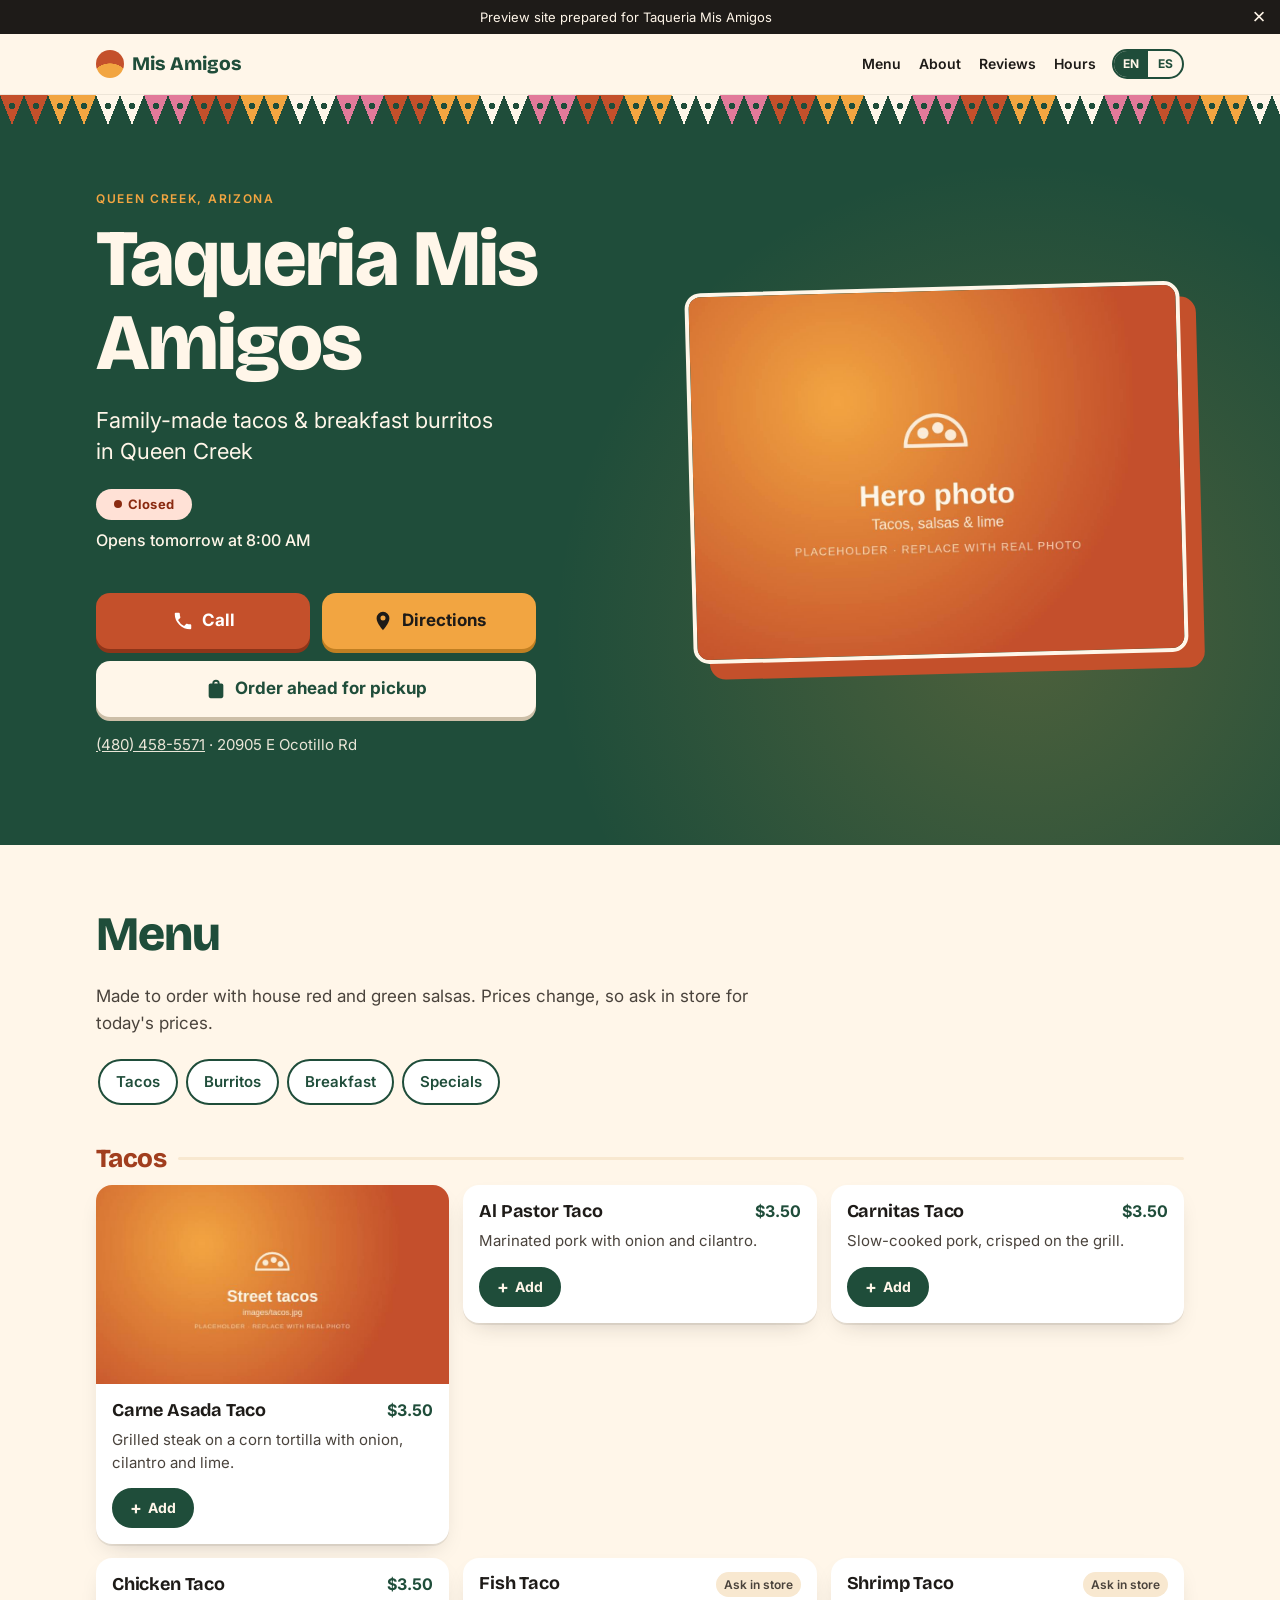
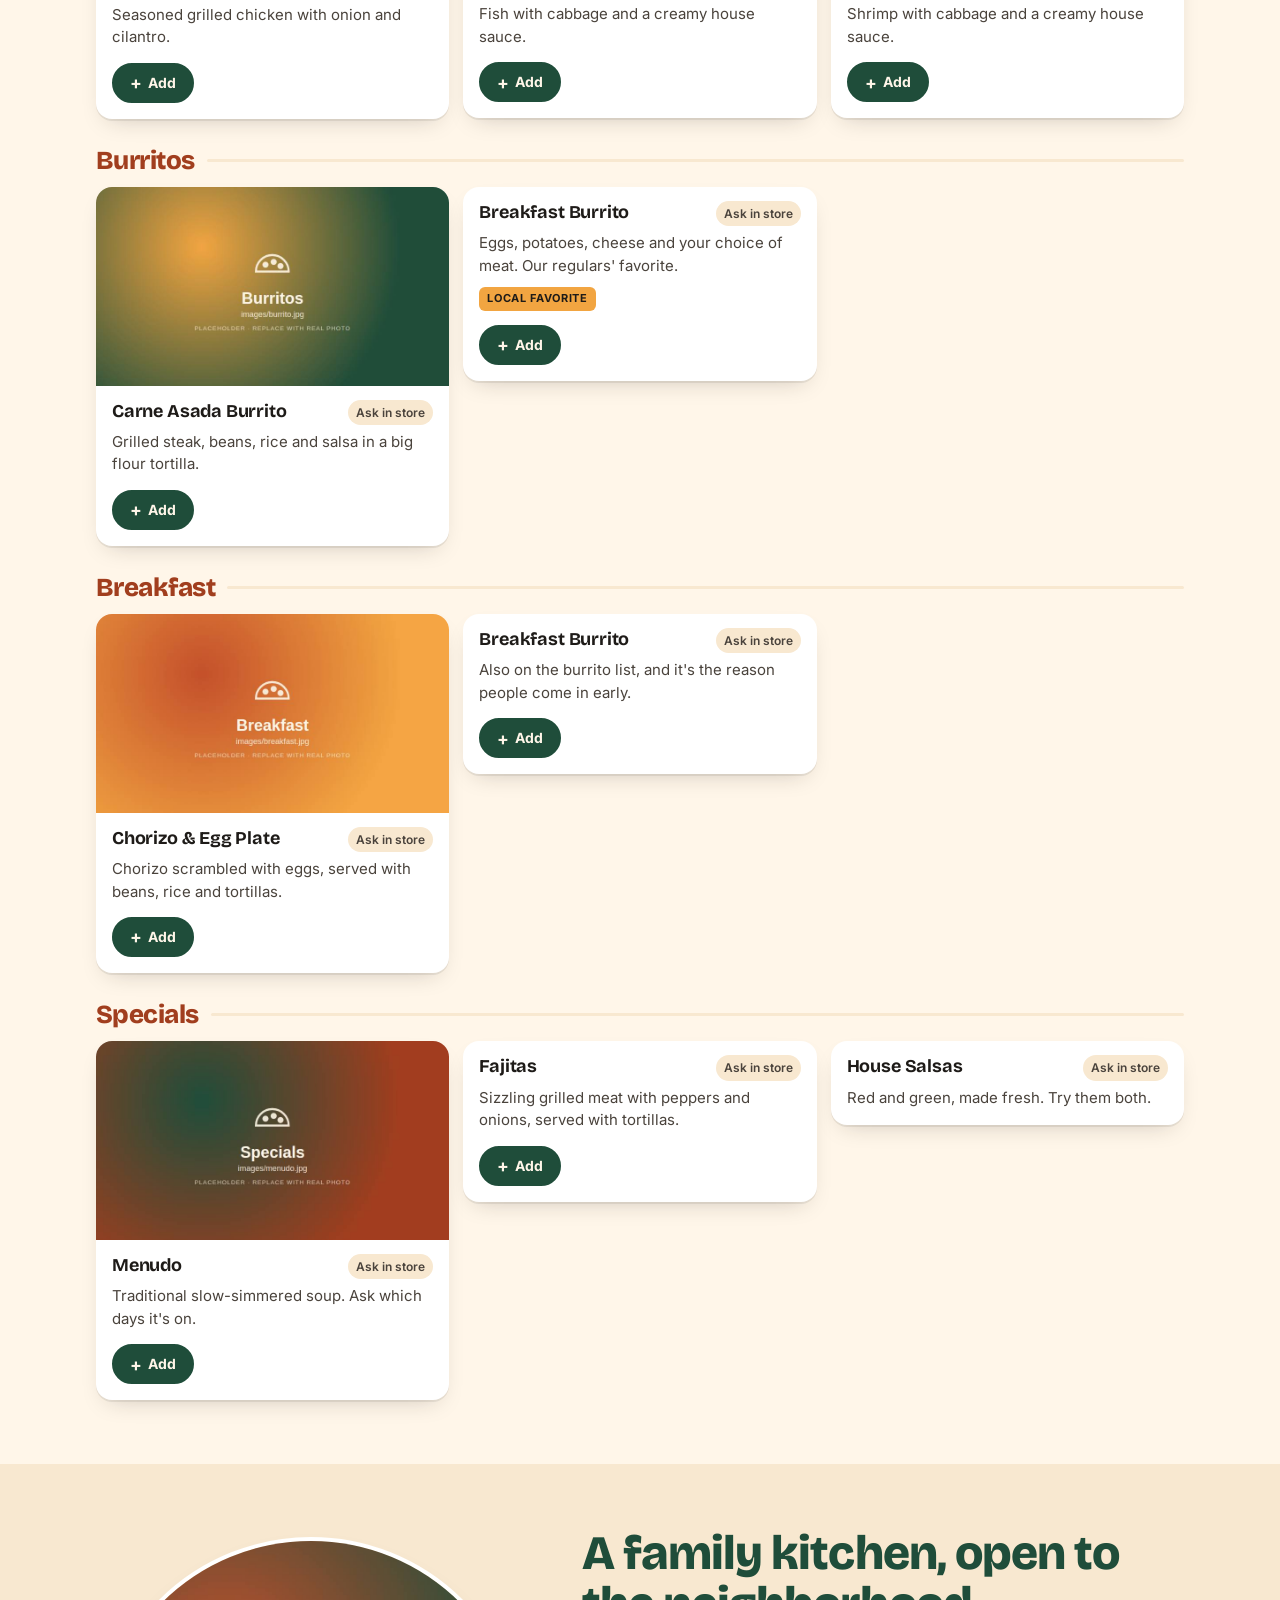
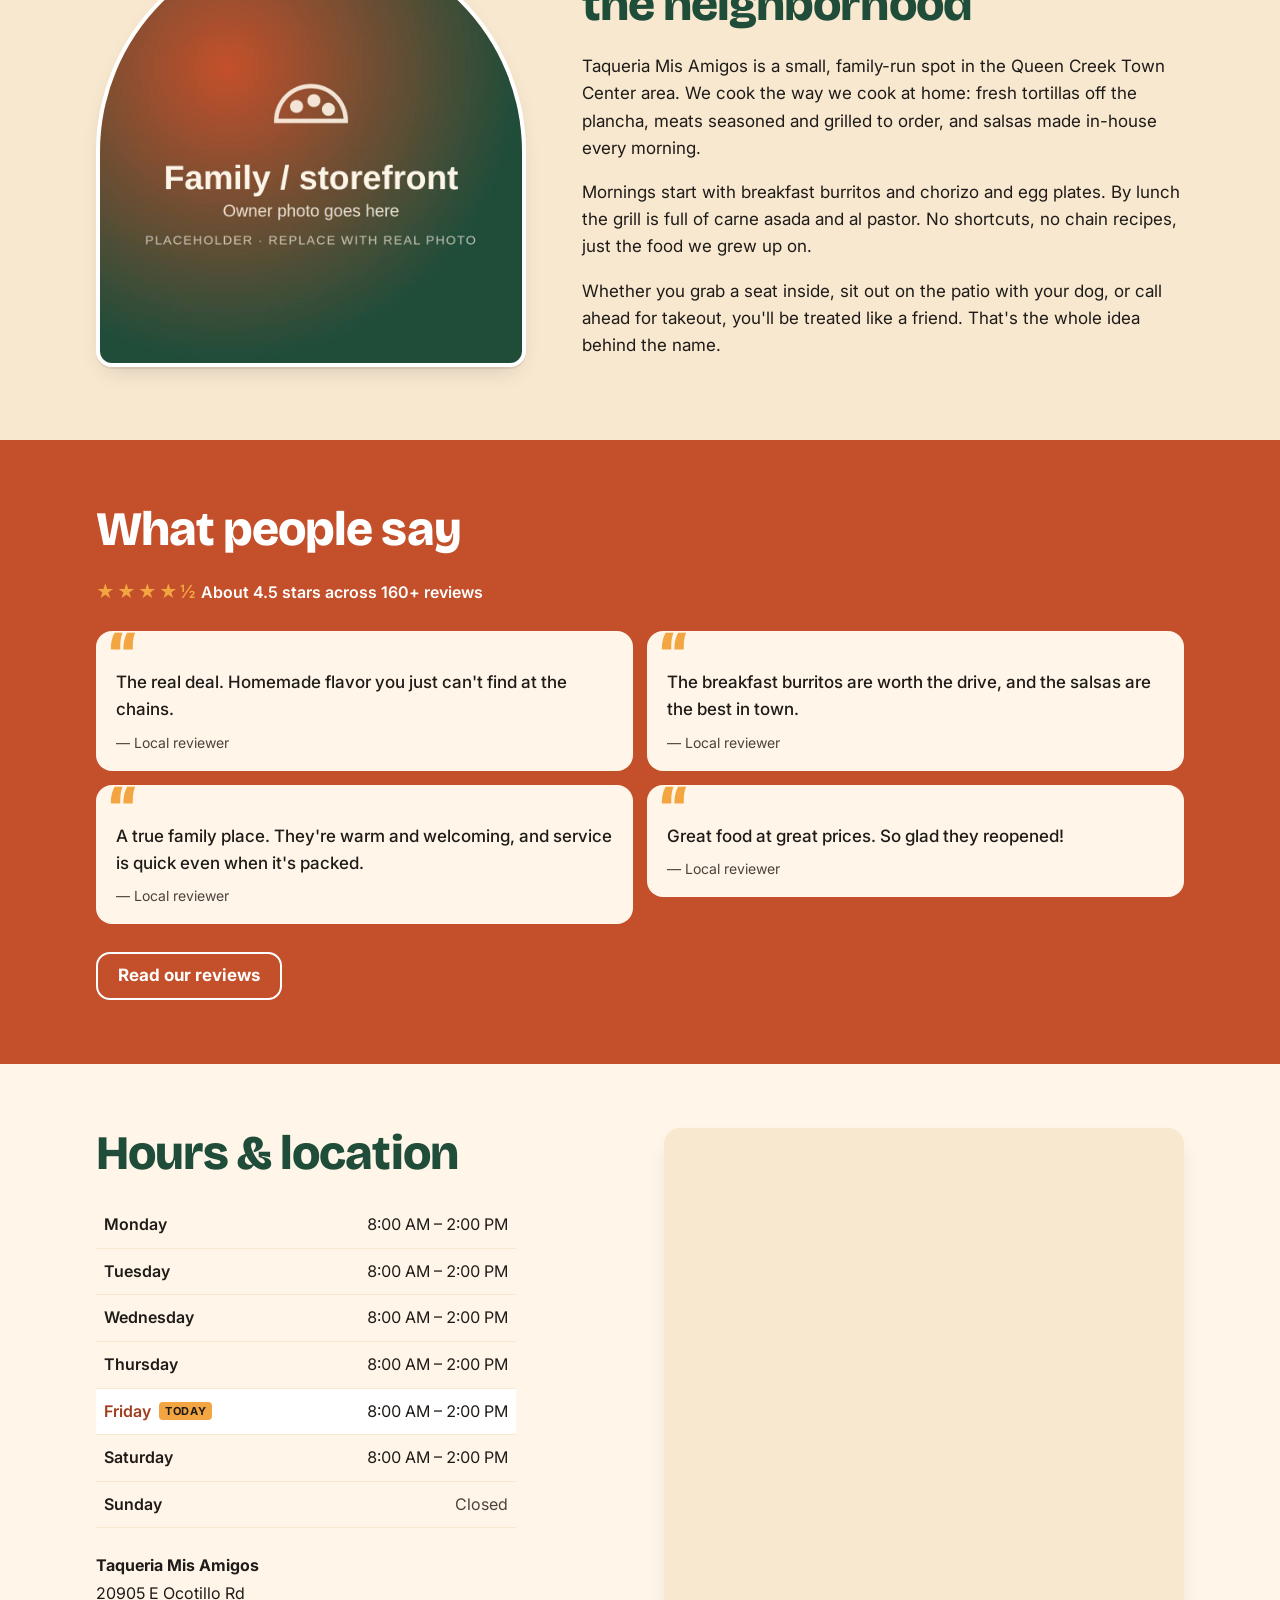
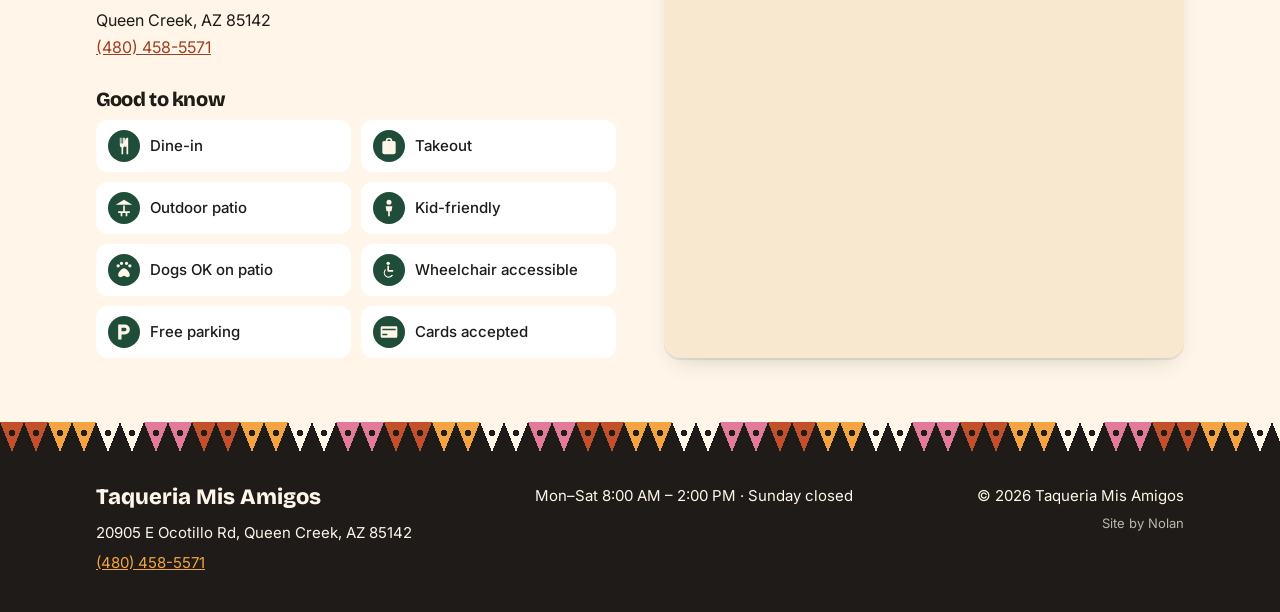
<file: taqueria-mis-amigos/site/index.html>
<!doctype html>
<html lang="en">
<head>
  <meta charset="utf-8">
  <meta name="viewport" content="width=device-width, initial-scale=1">
  <title>Taqueria Mis Amigos | Mexican Food &amp; Breakfast Burritos in Queen Creek, AZ</title>
  <meta name="description" content="Family-run Mexican taqueria in Queen Creek, AZ. Street tacos, breakfast burritos, menudo and house-made salsas. Open Mon–Sat 8 AM–2 PM at 20905 E Ocotillo Rd.">
  <meta name="theme-color" content="#C4502B">

  <!-- Open Graph -->
  <meta property="og:type" content="restaurant">
  <meta property="og:title" content="Taqueria Mis Amigos | Queen Creek, AZ">
  <meta property="og:description" content="Family-made tacos &amp; breakfast burritos in Queen Creek. Dine-in, takeout and patio seating.">
  <meta property="og:image" content="images/hero.jpg">
  <meta property="og:locale" content="en_US">
  <meta property="og:locale:alternate" content="es_MX">
  <meta name="twitter:card" content="summary_large_image">

  <link rel="icon" href="data:image/svg+xml,%3Csvg xmlns='http://www.w3.org/2000/svg' viewBox='0 0 64 64'%3E%3Ccircle cx='32' cy='32' r='30' fill='%23C4502B'/%3E%3Cpath d='M12 40a20 20 0 0 1 40 0z' fill='%23F2A541'/%3E%3C/svg%3E">

  <link rel="preconnect" href="https://fonts.googleapis.com">
  <link rel="preconnect" href="https://fonts.gstatic.com" crossorigin>
  <link rel="stylesheet" href="https://fonts.googleapis.com/css2?family=Bricolage+Grotesque:opsz,wght@12..96,700;12..96,800&family=Inter:wght@400;500;600&display=swap">
  <link rel="preload" as="image" href="images/hero.jpg">
  <link rel="stylesheet" href="styles.css">
  <script>try{if(localStorage.getItem("tma-demo-dismissed")==="1")document.documentElement.classList.add("no-demo")}catch(e){}</script>

  <script type="application/ld+json">
  {
    "@context": "https://schema.org",
    "@type": "Restaurant",
    "name": "Taqueria Mis Amigos",
    "image": "images/hero.jpg",
    "telephone": "+1-480-458-5571",
    "servesCuisine": "Mexican",
    "priceRange": "$",
    "acceptsReservations": false,
    "address": {
      "@type": "PostalAddress",
      "streetAddress": "20905 E Ocotillo Rd",
      "addressLocality": "Queen Creek",
      "addressRegion": "AZ",
      "postalCode": "85142",
      "addressCountry": "US"
    },
    "openingHoursSpecification": [
      {
        "@type": "OpeningHoursSpecification",
        "dayOfWeek": ["Monday", "Tuesday", "Wednesday", "Thursday", "Friday", "Saturday"],
        "opens": "08:00",
        "closes": "14:00"
      }
    ],
    "amenityFeature": [
      { "@type": "LocationFeatureSpecification", "name": "Outdoor patio", "value": true },
      { "@type": "LocationFeatureSpecification", "name": "Wheelchair accessible", "value": true },
      { "@type": "LocationFeatureSpecification", "name": "Free parking", "value": true }
    ]
  }
  </script>
</head>
<body>
  <!-- DEMO BANNER: delete this whole <div> when the site goes live -->
  <div class="demo-bar" id="demo-bar" role="region" aria-label="Preview notice">
    <p data-i18n="demo">Preview site prepared for Taqueria Mis Amigos</p>
    <button type="button" class="demo-close" id="demo-close" aria-label="Dismiss preview notice">&times;</button>
  </div>

  <a class="skip" href="#main" data-i18n="skip">Skip to content</a>

  <header class="nav" id="top">
    <div class="nav-inner">
      <a class="brand" href="#top" aria-label="Taqueria Mis Amigos, back to top">
        <span class="brand-mark" aria-hidden="true"></span>
        <span class="brand-name">Mis Amigos</span>
      </a>
      <nav aria-label="Main">
        <ul class="nav-links">
          <li><a href="#menu" data-i18n="navMenu">Menu</a></li>
          <li><a href="#about" data-i18n="navAbout">About</a></li>
          <li><a href="#reviews" data-i18n="navReviews">Reviews</a></li>
          <li><a href="#visit" data-i18n="navVisit">Hours</a></li>
        </ul>
      </nav>
      <div class="lang" role="group" aria-label="Language / Idioma">
        <button type="button" data-lang="en" aria-pressed="true">EN</button>
        <button type="button" data-lang="es" aria-pressed="false">ES</button>
      </div>
    </div>
  </header>

  <main id="main">
    <!-- HERO -->
    <section class="hero" aria-labelledby="hero-title">
      <div class="picado" aria-hidden="true"></div>
      <div class="hero-inner">
        <div class="hero-copy">
          <p class="eyebrow" data-i18n="heroEyebrow">Queen Creek, Arizona</p>
          <h1 id="hero-title">Taqueria Mis Amigos</h1>
          <p class="tagline" data-i18n="tagline">Family-made tacos &amp; breakfast burritos in Queen Creek</p>

          <div class="status" aria-live="polite">
            <span class="badge" id="open-badge" data-state="unknown">&nbsp;</span>
            <span id="today-hours" class="today">Mon–Sat 8:00 AM – 2:00 PM</span>
          </div>

          <div class="cta">
            <a class="btn btn-primary" href="tel:+14804585571">
              <svg aria-hidden="true" viewBox="0 0 24 24"><path d="M6.6 10.8a15.1 15.1 0 0 0 6.6 6.6l2.2-2.2c.3-.3.7-.4 1-.2 1.1.4 2.3.6 3.6.6.6 0 1 .4 1 1V20c0 .6-.4 1-1 1A17 17 0 0 1 3 4c0-.6.4-1 1-1h3.5c.6 0 1 .4 1 1 0 1.3.2 2.5.6 3.6.1.3 0 .7-.2 1z"/></svg>
              <span data-i18n="call">Call</span>
            </a>
            <a class="btn btn-secondary" href="https://www.google.com/maps/dir/?api=1&amp;destination=Taqueria+Mis+Amigos+20905+E+Ocotillo+Rd+Queen+Creek+AZ+85142" target="_blank" rel="noopener">
              <svg aria-hidden="true" viewBox="0 0 24 24"><path d="M12 2a7 7 0 0 0-7 7c0 5.3 7 13 7 13s7-7.7 7-13a7 7 0 0 0-7-7zm0 9.5A2.5 2.5 0 1 1 12 6a2.5 2.5 0 0 1 0 5.5z"/></svg>
              <span data-i18n="directions">Directions</span>
            </a>
            <a class="btn btn-order" href="#menu">
              <svg aria-hidden="true" viewBox="0 0 24 24"><path d="M18 6h-2a4 4 0 0 0-8 0H6a2 2 0 0 0-2 2v12a2 2 0 0 0 2 2h12a2 2 0 0 0 2-2V8a2 2 0 0 0-2-2zm-6-2a2 2 0 0 1 2 2h-4a2 2 0 0 1 2-2z"/></svg>
              <span data-i18n="orderCta">Order ahead for pickup</span>
            </a>
          </div>
          <p class="hero-phone"><a href="tel:+14804585571">(480) 458-5571</a> · 20905 E Ocotillo Rd</p>
        </div>

        <figure class="hero-media">
          <!-- PHOTO: replace images/hero.jpg with the owner's photo (1200×900, JPG, under ~200 KB) -->
          <img src="images/hero.jpg" width="1200" height="900" alt="Plate of street tacos with lime and salsa" data-i18n-alt="heroAlt" fetchpriority="high">
        </figure>
      </div>
    </section>

    <!-- MENU -->
    <section class="section menu" id="menu" aria-labelledby="menu-title">
      <div class="container">
        <h2 id="menu-title" data-i18n="menuTitle">Menu</h2>
        <p class="lede" data-i18n="menuLede">Made to order with house red and green salsas. Prices change, so ask in store for today's prices.</p>

        <div class="menu-tabs" role="tablist" aria-label="Menu categories" id="menu-tabs"></div>
        <div id="menu-groups"></div>
        <noscript><p>Call (480) 458-5571 for today's menu.</p></noscript>
      </div>
    </section>

    <!-- ABOUT -->
    <section class="section about" id="about" aria-labelledby="about-title">
      <div class="container about-grid">
        <figure class="about-media">
          <!-- PHOTO: replace images/family.jpg with a photo of the family or storefront (1000×1000) -->
          <img src="images/family.jpg" width="1000" height="1000" loading="lazy" decoding="async" alt="The kitchen at Taqueria Mis Amigos" data-i18n-alt="aboutAlt">
        </figure>
        <div>
          <!-- TODO: replace with owner's story -->
          <h2 id="about-title" data-i18n="aboutTitle">A family kitchen, open to the neighborhood</h2>
          <p data-i18n="about1">Taqueria Mis Amigos is a small, family-run spot in the Queen Creek Town Center area. We cook the way we cook at home: fresh tortillas off the plancha, meats seasoned and grilled to order, and salsas made in-house every morning.</p>
          <p data-i18n="about2">Mornings start with breakfast burritos and chorizo and egg plates. By lunch the grill is full of carne asada and al pastor. No shortcuts, no chain recipes, just the food we grew up on.</p>
          <p data-i18n="about3">Whether you grab a seat inside, sit out on the patio with your dog, or call ahead for takeout, you'll be treated like a friend. That's the whole idea behind the name.</p>
        </div>
      </div>
    </section>

    <!-- REVIEWS -->
    <section class="section reviews" id="reviews" aria-labelledby="reviews-title">
      <div class="container">
        <h2 id="reviews-title" data-i18n="reviewsTitle">What people say</h2>
        <p class="rating" id="rating"><span class="stars" id="rating-stars" aria-hidden="true">★★★★½</span> <span id="rating-text" data-i18n="rating">About 4.5 stars across 160+ reviews</span></p>
        <!-- LIVE GOOGLE REVIEWS: when GOOGLE.apiKey is set in script.js, the real
             Google reviews replace the paraphrased highlights below. Without a key
             (or if Google can't be reached) the highlights stay as a fallback. -->
        <ul class="quotes" id="quotes">
          <li>
            <blockquote><p data-i18n="q1">The real deal. Homemade flavor you just can't find at the chains.</p></blockquote>
            <p class="cite" data-i18n="cite">— Local reviewer</p>
          </li>
          <li>
            <blockquote><p data-i18n="q2">The breakfast burritos are worth the drive, and the salsas are the best in town.</p></blockquote>
            <p class="cite" data-i18n="cite">— Local reviewer</p>
          </li>
          <li>
            <blockquote><p data-i18n="q3">A true family place. They're warm and welcoming, and service is quick even when it's packed.</p></blockquote>
            <p class="cite" data-i18n="cite">— Local reviewer</p>
          </li>
          <li>
            <blockquote><p data-i18n="q4">Great food at great prices. So glad they reopened!</p></blockquote>
            <p class="cite" data-i18n="cite">— Local reviewer</p>
          </li>
        </ul>
        <div class="g-photos" id="g-photos" hidden>
          <h3 data-i18n="gPhotosTitle">From our customers on Google</h3>
          <ul class="g-photo-list" id="g-photo-list"></ul>
        </div>
        <p class="g-attrib" id="g-attrib" hidden><span data-i18n="gAttrib">Reviews and photos from</span> <a id="g-attrib-link" href="https://www.google.com/maps/search/?api=1&amp;query=Taqueria+Mis+Amigos+20905+E+Ocotillo+Rd+Queen+Creek+AZ" target="_blank" rel="noopener">Google Maps</a></p>
        <a class="btn btn-outline" id="reviews-link" href="https://www.google.com/maps/search/?api=1&amp;query=Taqueria+Mis+Amigos+20905+E+Ocotillo+Rd+Queen+Creek+AZ" target="_blank" rel="noopener" data-i18n="readReviews">Read our reviews</a>
      </div>
    </section>

    <!-- HOURS & LOCATION -->
    <section class="section visit" id="visit" aria-labelledby="visit-title">
      <div class="container visit-grid">
        <div>
          <h2 id="visit-title" data-i18n="visitTitle">Hours &amp; location</h2>
          <!-- HOURS: confirm with owner. Also update HOURS in script.js and the JSON-LD in <head>. -->
          <table class="hours">
            <caption class="sr-only" data-i18n="hoursCaption">Opening hours</caption>
            <tbody id="hours-body"></tbody>
          </table>

          <address>
            <strong>Taqueria Mis Amigos</strong><br>
            20905 E Ocotillo Rd<br>
            Queen Creek, AZ 85142<br>
            <a href="tel:+14804585571">(480) 458-5571</a>
          </address>

          <h3 data-i18n="amenitiesTitle">Good to know</h3>
          <ul class="amenities">
            <li><svg aria-hidden="true" viewBox="0 0 24 24"><path d="M7 2v9a3 3 0 0 0 2 2.8V22h2v-8.2A3 3 0 0 0 13 11V2h-2v7h-1V2H9v7H8V2zm9 0c-1.7 0-3 2.2-3 5v6h2v9h2V2z"/></svg><span data-i18n="amDine">Dine-in</span></li>
            <li><svg aria-hidden="true" viewBox="0 0 24 24"><path d="M18 6h-2a4 4 0 0 0-8 0H6a2 2 0 0 0-2 2v12a2 2 0 0 0 2 2h12a2 2 0 0 0 2-2V8a2 2 0 0 0-2-2zm-6-2a2 2 0 0 1 2 2h-4a2 2 0 0 1 2-2z"/></svg><span data-i18n="amTakeout">Takeout</span></li>
            <li><svg aria-hidden="true" viewBox="0 0 24 24"><path d="M12 2 2 8h20zM11 9h2v7h6v2h-3v4h-2v-4h-4v4H8v-4H5v-2h6z"/></svg><span data-i18n="amPatio">Outdoor patio</span></li>
            <li><svg aria-hidden="true" viewBox="0 0 24 24"><circle cx="12" cy="5" r="3"/><path d="M8 10h8l-1 6h-2v6h-2v-6H9z"/></svg><span data-i18n="amKids">Kid-friendly</span></li>
            <li><svg aria-hidden="true" viewBox="0 0 24 24"><path d="M5 9a2 2 0 1 1 0-4 2 2 0 0 1 0 4zm4-3a2 2 0 1 1 0-4 2 2 0 0 1 0 4zm6 0a2 2 0 1 1 0-4 2 2 0 0 1 0 4zm4 3a2 2 0 1 1 0-4 2 2 0 0 1 0 4zm-7 1c3 0 7 5 7 8 0 2-2 3-3.5 2.5S13 19 12 19s-2 1-3.5 1.5S5 20 5 18c0-3 4-8 7-8z"/></svg><span data-i18n="amDogs">Dogs OK on patio</span></li>
            <li><svg aria-hidden="true" viewBox="0 0 24 24"><circle cx="11" cy="4" r="2"/><path d="M10 7h2v5h5v2h-6a1 1 0 0 1-1-1zm-2 3.5A6 6 0 1 0 17 18h-2.2A4 4 0 1 1 8 12.7z"/></svg><span data-i18n="amAccess">Wheelchair accessible</span></li>
            <li><svg aria-hidden="true" viewBox="0 0 24 24"><path d="M5 3h8a6 6 0 0 1 0 12H9v6H5zm4 4v4h4a2 2 0 0 0 0-4z"/></svg><span data-i18n="amParking">Free parking</span></li>
            <li><svg aria-hidden="true" viewBox="0 0 24 24"><path d="M3 5h18a1 1 0 0 1 1 1v12a1 1 0 0 1-1 1H3a1 1 0 0 1-1-1V6a1 1 0 0 1 1-1zm1 3v2h16V8zm0 6v2h6v-2z"/></svg><span data-i18n="amCards">Cards accepted</span></li>
          </ul>
        </div>

        <div class="map">
          <iframe
            title="Map to Taqueria Mis Amigos, 20905 E Ocotillo Rd, Queen Creek, AZ"
            src="https://www.google.com/maps?q=Taqueria+Mis+Amigos+20905+E+Ocotillo+Rd+Queen+Creek+AZ&amp;output=embed"
            width="600" height="450" loading="lazy" referrerpolicy="no-referrer-when-downgrade" allowfullscreen></iframe>
        </div>
      </div>
    </section>
  </main>

  <!-- ORDER CART (demo): builds a pickup order but does NOT send it anywhere.
       Before launch, connect "Place order" to a real ordering service or remove this block. -->
  <p class="sr-only" id="cart-live" aria-live="polite"></p>
  <button type="button" class="cart-fab" id="cart-fab" aria-haspopup="dialog" hidden>
    <span class="cart-fab-count" id="cart-fab-count">0</span>
    <span data-i18n="viewOrder">View order</span>
    <span class="cart-fab-total" id="cart-fab-total"></span>
  </button>

  <dialog class="cart" id="cart" aria-labelledby="cart-title">
    <div class="cart-head">
      <h2 id="cart-title" data-i18n="yourOrder">Your pickup order</h2>
      <button type="button" class="cart-x" id="cart-close" data-i18n-aria="close" aria-label="Close">&times;</button>
    </div>
    <p class="cart-demo" data-i18n="cartDemo">Preview: online ordering isn't live yet. You can build an order to see how it works, but it won't be sent to the restaurant.</p>

    <form class="cart-body" id="cart-form" novalidate>
      <p class="cart-empty" id="cart-empty" data-i18n="cartEmpty">Your order is empty. Tap "Add" on anything in the menu.</p>
      <ul class="cart-items" id="cart-items"></ul>

      <div class="cart-fields" id="cart-fields">
        <label for="pickup-time" data-i18n="pickupTime">Pickup time</label>
        <select id="pickup-time"></select>

        <label for="cart-notes" data-i18n="notes">Notes for the kitchen (optional)</label>
        <textarea id="cart-notes" rows="2" maxlength="200" data-i18n-placeholder="notesPh" placeholder="No onions, extra green salsa…"></textarea>

        <dl class="cart-totals">
          <div><dt data-i18n="subtotal">Subtotal</dt><dd id="cart-subtotal">$0.00</dd></div>
          <div class="cart-unpriced" id="cart-unpriced" hidden><dt id="cart-unpriced-label"></dt><dd data-i18n="ask">Ask in store</dd></div>
        </dl>
        <p class="cart-pay" data-i18n="payAtPickup">Pay at pickup. Tax is added in store.</p>
        <button type="submit" class="btn btn-primary cart-submit" data-i18n="placeOrder">Place pickup order</button>
      </div>
    </form>

    <div class="cart-done" id="cart-done" hidden tabindex="-1">
      <p class="cart-done-flag" data-i18n="doneFlag">Preview only</p>
      <h3 data-i18n="doneTitle">Here's how your order would look</h3>
      <p data-i18n="doneBody">This is a demo, so your order was not sent to the restaurant. Once online ordering is live, the kitchen will get it right away and you'll see a confirmation here.</p>
      <div class="cart-receipt" id="cart-receipt"></div>
      <p data-i18n="doneCall">Hungry now? Call and they'll have it ready.</p>
      <a class="btn btn-primary" href="tel:+14804585571">
        <svg aria-hidden="true" viewBox="0 0 24 24"><path d="M6.6 10.8a15.1 15.1 0 0 0 6.6 6.6l2.2-2.2c.3-.3.7-.4 1-.2 1.1.4 2.3.6 3.6.6.6 0 1 .4 1 1V20c0 .6-.4 1-1 1A17 17 0 0 1 3 4c0-.6.4-1 1-1h3.5c.6 0 1 .4 1 1 0 1.3.2 2.5.6 3.6.1.3 0 .7-.2 1z"/></svg>
        <span>(480) 458-5571</span>
      </a>
      <button type="button" class="btn btn-outline" id="cart-restart" data-i18n="startOver">Start a new order</button>
    </div>
  </dialog>

  <footer class="footer">
    <div class="picado picado-footer" aria-hidden="true"></div>
    <div class="container footer-grid">
      <div>
        <p class="footer-name">Taqueria Mis Amigos</p>
        <p>20905 E Ocotillo Rd, Queen Creek, AZ 85142</p>
        <p><a href="tel:+14804585571">(480) 458-5571</a></p>
      </div>
      <div>
        <p data-i18n="footerHours">Mon–Sat 8:00 AM – 2:00 PM · Sunday closed</p>
      </div>
      <div class="footer-meta">
        <p>&copy; <span id="year">2026</span> Taqueria Mis Amigos</p>
        <p class="credit">Site by Nolan</p>
      </div>
    </div>
  </footer>

  <script src="script.js" defer></script>
</body>
</html>
</file>
<file: taqueria-mis-amigos/site/styles.css>
/* Taqueria Mis Amigos — mobile-first styles */

:root {
  --terracotta: #C4502B;
  --terracotta-dark: #A13E1E; /* text-safe terracotta on cream (AA) */
  --green: #1F4D3A;
  --green-dark: #163A2B;
  --cream: #FFF6E9;
  --cream-deep: #F8E8D0;
  --marigold: #F2A541;
  --ink: #1E1B18;
  --ink-soft: #4A433C;
  --white: #FFFFFF;

  --font-display: "Bricolage Grotesque", "Rubik", system-ui, sans-serif;
  --font-body: "Inter", system-ui, -apple-system, "Segoe UI", Roboto, sans-serif;

  --radius: 16px;
  --shadow: 0 2px 0 rgba(30, 27, 24, .08), 0 10px 24px -12px rgba(30, 27, 24, .25);
  --nav-h: 60px;
  --gutter: 16px;
}

*, *::before, *::after { box-sizing: border-box; }

html { scroll-behavior: smooth; scroll-padding-top: calc(var(--nav-h) + 12px); -webkit-text-size-adjust: 100%; }
@media (prefers-reduced-motion: reduce) { html { scroll-behavior: auto; } }

body {
  margin: 0;
  background: var(--cream);
  color: var(--ink);
  font: 400 1rem/1.6 var(--font-body);
  overflow-x: hidden;
}

img, iframe { display: block; max-width: 100%; }
img { height: auto; }

h1, h2, h3 {
  font-family: var(--font-display);
  font-weight: 800;
  line-height: 1.05;
  letter-spacing: -0.02em;
  margin: 0 0 .5em;
}
h2 { font-size: clamp(2rem, 7vw, 3rem); color: var(--green); }
h3 { font-size: 1.25rem; }
p { margin: 0 0 1em; }
a { color: var(--terracotta-dark); }

.sr-only {
  position: absolute; width: 1px; height: 1px; padding: 0; margin: -1px;
  overflow: hidden; clip: rect(0 0 0 0); white-space: nowrap; border: 0;
}

.skip {
  position: absolute; left: 8px; top: -60px; z-index: 100;
  background: var(--ink); color: var(--white); padding: 8px 14px; border-radius: 8px;
}
.skip:focus { top: 8px; }

:focus-visible { outline: 3px solid var(--marigold); outline-offset: 3px; border-radius: 4px; }

.container { width: 100%; max-width: 1120px; margin: 0 auto; padding: 0 var(--gutter); }
.section { padding: 64px 0; }
.lede { font-size: 1.0625rem; color: var(--ink-soft); max-width: 60ch; }

/* ---------- Demo banner ---------- */
.demo-bar {
  display: flex; align-items: center; justify-content: center; gap: 12px;
  background: var(--ink); color: var(--cream);
  font-size: .8125rem; padding: 6px 44px 6px var(--gutter);
  position: relative; min-height: 34px;
}
.demo-bar p { margin: 0; text-align: center; }
.demo-bar[hidden], .no-demo .demo-bar { display: none; }
.demo-close {
  position: absolute; right: 4px; top: 50%; transform: translateY(-50%);
  width: 34px; height: 34px; border: 0; background: transparent; color: inherit;
  font-size: 1.4rem; line-height: 1; cursor: pointer; border-radius: 50%;
}
.demo-close:hover { background: rgba(255, 255, 255, .12); }

/* ---------- Nav ---------- */
.nav {
  position: sticky; top: 0; z-index: 50;
  background: rgba(255, 246, 233, .94);
  backdrop-filter: saturate(1.4) blur(8px);
  -webkit-backdrop-filter: saturate(1.4) blur(8px);
  border-bottom: 1px solid rgba(30, 27, 24, .08);
}
.nav-inner {
  max-width: 1120px; margin: 0 auto; height: var(--nav-h);
  padding: 0 var(--gutter);
  display: flex; align-items: center; gap: 8px;
}
.brand {
  display: flex; align-items: center; gap: 8px;
  text-decoration: none; color: var(--green);
  font-family: var(--font-display); font-weight: 800; font-size: 1.2rem;
  white-space: nowrap;
}
.brand-mark {
  width: 28px; height: 28px; border-radius: 50%; flex: none;
  background:
    radial-gradient(circle at 50% 120%, var(--marigold) 0 55%, transparent 56%),
    var(--terracotta);
}
.nav nav { margin-left: auto; min-width: 0; overflow-x: auto; scrollbar-width: none; }
.nav nav::-webkit-scrollbar { display: none; }
.nav-links {
  display: flex; gap: 2px; list-style: none; margin: 0; padding: 0;
}
.nav-links a {
  display: block; padding: 8px 8px; border-radius: 8px;
  color: var(--ink); text-decoration: none; font-weight: 600; font-size: .875rem;
}
.nav-links a:hover { background: var(--cream-deep); }
.lang {
  display: flex; flex: none; border: 2px solid var(--green); border-radius: 999px; overflow: hidden;
}
.lang button {
  border: 0; background: transparent; color: var(--green);
  font: 700 .75rem/1 var(--font-body); padding: 7px 9px; cursor: pointer; min-width: 34px;
}
.lang button[aria-pressed="true"] { background: var(--green); color: var(--cream); }

/* Very narrow phones: hide the brand text so nav links + toggle fit */
@media (max-width: 480px) {
  .brand-name { display: none; }
  .nav-links a { padding: 8px 5px; font-size: .8125rem; }
}
@media (max-width: 360px) {
  .brand { display: none; }
  .nav nav { margin-left: 0; margin-right: auto; }
  .nav-links a { padding: 8px 4px; font-size: .75rem; }
  .hours tr.is-today th::after { display: none; }
  .amenities { grid-template-columns: 1fr; }
}

/* ---------- Papel picado ---------- */
.picado {
  height: 30px;
  position: relative;
  background:
    linear-gradient(90deg,
      var(--terracotta) 0 25%,
      var(--marigold) 25% 50%,
      var(--cream) 50% 75%,
      #E27A9A 75% 100%);
  background-size: 192px 100%;
  /* hanging pennants with punched-out dots, like cut tissue paper */
  -webkit-mask:
    radial-gradient(circle at 12px 11px, transparent 3px, #000 3.5px) 0 0 / 24px 100%,
    conic-gradient(from -21.8deg at 50% 100%, #000 0 43.6deg, transparent 0) 0 0 / 24px 100%;
  -webkit-mask-composite: source-in;
  mask:
    radial-gradient(circle at 12px 11px, transparent 3px, #000 3.5px) 0 0 / 24px 100%,
    conic-gradient(from -21.8deg at 50% 100%, #000 0 43.6deg, transparent 0) 0 0 / 24px 100%;
  mask-composite: intersect;
}

/* ---------- Hero ---------- */
.hero {
  background: var(--green);
  color: var(--cream);
  position: relative;
  overflow: hidden;
}
.hero::after { /* soft marigold glow */
  content: ""; position: absolute; inset: auto -20% -40% auto; width: 80%; aspect-ratio: 1;
  background: radial-gradient(circle, rgba(242, 165, 65, .22), transparent 65%);
  pointer-events: none;
}
.hero-inner {
  max-width: 1120px; margin: 0 auto;
  padding: 32px var(--gutter) 48px;
  display: grid; gap: 28px;
  position: relative; z-index: 1;
}
.eyebrow {
  text-transform: uppercase; letter-spacing: .14em; font-weight: 600; font-size: .75rem;
  color: var(--marigold); margin-bottom: .75em;
}
.hero h1 {
  font-size: clamp(2.6rem, 12vw, 5rem);
  color: var(--cream);
  margin-bottom: .25em;
}
.tagline { font-size: clamp(1.125rem, 4.5vw, 1.375rem); line-height: 1.4; max-width: 30ch; }

.status { display: flex; flex-wrap: wrap; align-items: center; gap: 8px 10px; margin: 20px 0 14px; min-height: 32px; }
.badge {
  display: inline-flex; align-items: center; gap: 6px;
  font-weight: 700; font-size: .8125rem; letter-spacing: .02em;
  padding: 5px 12px; border-radius: 999px; min-width: 96px; justify-content: center;
  background: rgba(255, 255, 255, .12); color: var(--cream);
}
.badge::before { content: ""; width: 8px; height: 8px; border-radius: 50%; background: currentColor; }
.badge[data-state="unknown"]::before { display: none; }
.badge[data-state="open"] { background: #D8F3DC; color: #0E4A22; }
.badge[data-state="closed"] { background: #FFE1D6; color: #8A2A10; }
.today { font-weight: 500; flex-basis: 100%; min-height: 3.2em; line-height: 1.6; } /* reserve 2 lines so the JS text swap never shifts the buttons */

.cta { display: grid; grid-template-columns: 1fr 1fr; gap: 12px; max-width: 440px; }
.btn {
  display: inline-flex; align-items: center; justify-content: center; gap: 8px;
  min-height: 56px; padding: 12px 20px; border-radius: 14px;
  font: 700 1.0625rem/1 var(--font-body); text-decoration: none; cursor: pointer;
  transition: transform .12s ease, box-shadow .12s ease;
}
.btn svg { width: 22px; height: 22px; fill: currentColor; flex: none; }
.btn:active { transform: translateY(1px); }
.btn-primary { background: var(--terracotta); color: var(--white); box-shadow: 0 4px 0 #8E3519; }
.btn-secondary { background: var(--marigold); color: var(--ink); box-shadow: 0 4px 0 #C07F22; }
.btn-outline {
  background: transparent; color: var(--green); border: 2px solid var(--green); min-height: 48px;
}
.btn-outline:hover { background: var(--green); color: var(--cream); }
.hero-phone { margin: 16px 0 0; font-size: .9375rem; opacity: .9; }
.hero-phone a { color: var(--cream); }

.hero-media { margin: 0; }
.hero-media img {
  width: 100%; aspect-ratio: 4 / 3; object-fit: cover;
  border-radius: var(--radius);
  border: 4px solid var(--cream);
  box-shadow: 10px 10px 0 var(--terracotta);
  transform: rotate(-1.5deg);
  background: var(--cream-deep);
}

@media (min-width: 860px) {
  .hero-inner { grid-template-columns: 1.1fr 1fr; align-items: center; padding: 64px var(--gutter) 88px; gap: 48px; }
  .hero-media img { box-shadow: 16px 16px 0 var(--terracotta); }
}

/* ---------- Menu ---------- */
.menu-tabs {
  display: flex; gap: 8px; overflow-x: auto; padding: 4px 2px 12px; margin: 8px 0 12px;
  scrollbar-width: none;
}
.menu-tabs::-webkit-scrollbar { display: none; }
.menu-tabs a {
  flex: none; padding: 9px 16px; border-radius: 999px;
  background: var(--white); color: var(--green); text-decoration: none;
  font-weight: 600; font-size: .9375rem; border: 2px solid var(--green);
}
.menu-tabs a:hover { background: var(--green); color: var(--cream); }

.menu-group { margin-top: 28px; scroll-margin-top: calc(var(--nav-h) + 12px); }
.menu-group h3 {
  font-size: 1.625rem; color: var(--terracotta-dark);
  display: flex; align-items: center; gap: 12px;
}
.menu-group h3::after { content: ""; flex: 1; height: 3px; border-radius: 3px; background: var(--cream-deep); }

.menu-grid { display: grid; gap: 14px; list-style: none; margin: 0; padding: 0; align-items: start; }
@media (min-width: 640px) { .menu-grid { grid-template-columns: 1fr 1fr; } }
@media (min-width: 1000px) { .menu-grid { grid-template-columns: repeat(3, 1fr); } }

.card {
  background: var(--white); border-radius: var(--radius); box-shadow: var(--shadow);
  overflow: hidden; display: flex; flex-direction: column;
}
.card img { width: 100%; aspect-ratio: 16 / 9; object-fit: cover; background: var(--cream-deep); }
.card-body { padding: 14px 16px 16px; display: flex; flex-direction: column; gap: 6px; flex: 1; }
.card-top { display: flex; justify-content: space-between; align-items: baseline; gap: 12px; }
.card h4 { font: 700 1.125rem/1.25 var(--font-display); margin: 0; letter-spacing: -.01em; }
.price { font-weight: 700; color: var(--green); white-space: nowrap; }
.price-ask {
  font-size: .75rem; font-weight: 600; color: var(--ink-soft);
  background: var(--cream-deep); padding: 3px 8px; border-radius: 999px; white-space: nowrap;
}
.card p { margin: 0; color: var(--ink-soft); font-size: .9375rem; line-height: 1.5; }
.tag {
  align-self: flex-start; margin-top: 4px;
  font-size: .6875rem; font-weight: 700; letter-spacing: .06em; text-transform: uppercase;
  background: var(--marigold); color: var(--ink); padding: 3px 8px; border-radius: 6px;
}

/* ---------- About ---------- */
.about { background: var(--cream-deep); }
.about-grid { display: grid; gap: 32px; align-items: center; }
.about-media { margin: 0; }
.about-media img {
  width: 100%; aspect-ratio: 1; object-fit: cover; border-radius: 50% 50% var(--radius) var(--radius);
  border: 4px solid var(--white); box-shadow: var(--shadow);
}
.about p { font-size: 1.0625rem; max-width: 62ch; }
@media (min-width: 860px) { .about-grid { grid-template-columns: 5fr 7fr; gap: 56px; } }

/* ---------- Reviews ---------- */
.reviews { background: var(--terracotta); color: var(--white); }
.reviews h2 { color: var(--white); }
.rating { font-weight: 600; }
.stars { color: var(--marigold); letter-spacing: 2px; font-size: 1.125rem; }
.quotes { list-style: none; padding: 0; margin: 24px 0 28px; display: grid; gap: 14px; }
@media (min-width: 720px) { .quotes { grid-template-columns: 1fr 1fr; align-items: start; } }
.quotes li {
  background: var(--cream); color: var(--ink);
  border-radius: var(--radius); padding: 20px 20px 16px; position: relative;
}
.quotes li::before {
  content: "\201C"; position: absolute; top: -6px; left: 14px;
  font: 800 4rem/1 var(--font-display); color: var(--marigold);
}
.quotes blockquote { margin: 0; padding-top: 18px; }
.quotes blockquote p { font-size: 1.0625rem; font-weight: 500; margin-bottom: .5em; }
.cite { margin: 0; font-size: .875rem; color: var(--ink-soft); }
.reviews .btn-outline { color: var(--white); border-color: var(--white); }
.reviews .btn-outline:hover { background: var(--white); color: var(--terracotta-dark); }

/* Live Google reviews (replace the highlights when an API key is set) */
.quotes li.g-review::before { display: none; }
.g-review { display: flex; flex-direction: column; gap: 6px; }
.g-review-head { display: flex; align-items: center; gap: 10px; }
.g-review-head img { width: 40px; height: 40px; border-radius: 50%; flex: none; background: var(--cream-deep); }
.g-review-head > div { display: flex; flex-direction: column; min-width: 0; }
.g-name { font-weight: 700; color: var(--ink); text-decoration: none; overflow-wrap: anywhere; }
a.g-name:hover { text-decoration: underline; }
.g-when { font-size: .8125rem; color: var(--ink-soft); }
.g-stars { margin: 2px 0 0; color: #B8741A; letter-spacing: 1px; font-size: 1rem; }
.quotes .g-review blockquote { padding-top: 0; }
.quotes .g-review blockquote p { font-size: 1rem; font-weight: 400; margin: 0; white-space: pre-line; }
.g-text.is-clamped {
  display: -webkit-box; -webkit-line-clamp: 6; -webkit-box-orient: vertical; overflow: hidden;
}
.g-more {
  align-self: flex-start; padding: 4px 0; border: 0; background: none; cursor: pointer;
  font: 700 .875rem/1.4 var(--font-body); color: var(--terracotta-dark); text-decoration: underline;
}
.g-more[hidden] { display: none; }

.g-photos { margin: 8px 0 20px; }
.g-photos[hidden] { display: none; }
.g-photos h3 { color: var(--white); font-size: 1.25rem; }
.g-photo-list {
  list-style: none; margin: 0; padding: 0 0 8px;
  display: grid; grid-auto-flow: column; grid-auto-columns: 62%; gap: 12px;
  overflow-x: auto; scroll-snap-type: x mandatory;
}
@media (min-width: 720px) { .g-photo-list { grid-auto-flow: row; grid-template-columns: repeat(3, 1fr); overflow: visible; } }
.g-photo-list li { scroll-snap-align: start; min-width: 0; }
.g-photo-list img {
  width: 100%; aspect-ratio: 1; object-fit: cover; border-radius: 12px;
  background: rgba(255, 255, 255, .15);
}
.g-photo-by { margin: 6px 0 0; font-size: .8125rem; overflow-wrap: anywhere; }
.g-photo-by a, .g-attrib a { color: var(--white); font-weight: 600; }
.g-attrib { font-size: .875rem; margin: 0 0 16px; }
.g-attrib[hidden] { display: none; }

/* ---------- Visit ---------- */
.visit-grid { display: grid; gap: 32px; }
.visit-grid > *, .about-grid > * { min-width: 0; }
@media (min-width: 860px) { .visit-grid { grid-template-columns: 1fr 1fr; gap: 48px; align-items: start; } }

.hours { width: 100%; max-width: 420px; border-collapse: collapse; margin-bottom: 24px; }
.hours th, .hours td { text-align: left; padding: 10px 8px; border-bottom: 1px solid var(--cream-deep); }
.hours th { font-weight: 600; }
.hours td { text-align: right; font-variant-numeric: tabular-nums; white-space: nowrap; }
.hours tr.is-today { background: var(--white); }
.hours tr.is-today th { color: var(--terracotta-dark); }
.hours tr.is-today th::after {
  content: attr(data-today); margin-left: 8px; font-size: .6875rem; font-weight: 700;
  text-transform: uppercase; letter-spacing: .06em; color: var(--ink);
  background: var(--marigold); padding: 2px 6px; border-radius: 4px; vertical-align: 2px;
}
.hours .closed { color: var(--ink-soft); }

address { font-style: normal; line-height: 1.7; margin-bottom: 28px; }

.amenities {
  list-style: none; padding: 0; margin: 0;
  display: grid; grid-template-columns: 1fr 1fr; gap: 10px;
}
.amenities li {
  display: flex; align-items: center; gap: 10px;
  background: var(--white); border-radius: 12px; padding: 10px 12px; font-size: .9375rem; font-weight: 500;
  min-width: 0; overflow-wrap: anywhere; line-height: 1.3;
}
.amenities svg {
  width: 32px; height: 32px; padding: 6px; flex: none; border-radius: 50%;
  fill: var(--cream); background: var(--green);
}

.map {
  border-radius: var(--radius); overflow: hidden; box-shadow: var(--shadow);
  aspect-ratio: 4 / 3; background: var(--cream-deep);
}
.map iframe { width: 100%; height: 100%; border: 0; }
@media (min-width: 860px) { .map { aspect-ratio: auto; height: 100%; min-height: 480px; } }

/* ---------- Footer ---------- */
.footer { background: var(--ink); color: var(--cream); padding-bottom: 32px; font-size: .9375rem; }
.picado-footer { margin-bottom: 32px; }
.footer a { color: var(--marigold); }
.footer p { margin: 0 0 .35em; }
.footer-name { font: 800 1.375rem/1.2 var(--font-display); margin-bottom: .5em !important; }
.footer-grid { display: grid; gap: 20px; }
.credit { opacity: .7; font-size: .8125rem; }
@media (min-width: 760px) { .footer-grid { grid-template-columns: 2fr 2fr 1fr; } .footer-meta { text-align: right; } }

/* ---------- Order cart (demo) ---------- */
.btn-order {
  grid-column: 1 / -1;
  background: var(--cream); color: var(--green); box-shadow: 0 4px 0 #CDBFA8;
}

.card-foot { display: flex; align-items: center; gap: 10px; margin-top: auto; padding-top: 8px; }
.add-btn {
  display: inline-flex; align-items: center; gap: 6px;
  min-height: 40px; padding: 8px 16px; border-radius: 999px;
  border: 2px solid var(--green); background: var(--green); color: var(--cream);
  font: 700 .875rem/1 var(--font-body); cursor: pointer;
}
.add-btn span { font-size: 1.1rem; line-height: 1; }
.add-btn:hover { background: var(--green-dark); }
.add-btn:active { transform: translateY(1px); }
.in-cart { font-size: .8125rem; font-weight: 600; color: var(--green); }

.cart-fab {
  position: fixed; z-index: 60; left: var(--gutter); right: var(--gutter); bottom: 16px;
  display: flex; align-items: center; gap: 12px;
  min-height: 56px; padding: 10px 18px; border: 0; border-radius: 16px;
  background: var(--terracotta); color: var(--white);
  font: 700 1rem/1 var(--font-body); cursor: pointer;
  box-shadow: 0 4px 0 #8E3519, 0 12px 28px -8px rgba(30, 27, 24, .5);
}
.cart-fab[hidden] { display: none; }
.cart-fab-count {
  display: inline-grid; place-items: center; min-width: 28px; height: 28px; padding: 0 6px;
  border-radius: 999px; background: var(--cream); color: var(--terracotta-dark); font-size: .875rem;
}
.cart-fab-total { margin-left: auto; }
body.has-cart { padding-bottom: 88px; }
@media (min-width: 640px) {
  .cart-fab { left: auto; right: 24px; bottom: 24px; min-width: 300px; }
}

.cart {
  padding: 0; border: 0; color: var(--ink); background: var(--cream);
  width: 100%; max-width: 100%; max-height: 92vh; max-height: 92dvh;
  margin: auto 0 0; border-radius: 20px 20px 0 0;
  overflow-y: auto; overscroll-behavior: contain;
}
.cart::backdrop { background: rgba(30, 27, 24, .55); }
html:has(.cart[open]) { overflow: hidden; }
@media (min-width: 640px) {
  .cart {
    width: 420px; height: 100vh; height: 100dvh; max-height: none;
    margin: 0 0 0 auto; border-radius: 0;
  }
}
.cart-head {
  position: sticky; top: 0; z-index: 1;
  display: flex; align-items: center; justify-content: space-between; gap: 12px;
  padding: 18px var(--gutter) 12px; background: var(--cream);
  border-bottom: 1px solid var(--cream-deep);
}
.cart-head h2 { font-size: 1.5rem; margin: 0; }
.cart-x {
  width: 44px; height: 44px; flex: none; border: 0; border-radius: 50%;
  background: var(--cream-deep); color: var(--ink); font-size: 1.6rem; line-height: 1; cursor: pointer;
}
.cart-demo {
  margin: 14px var(--gutter) 0; padding: 10px 12px; border-radius: 10px;
  background: #FDE7B8; border-left: 4px solid var(--marigold);
  font-size: .875rem; line-height: 1.45;
}
.cart-body, .cart-done { padding: 12px var(--gutter) 24px; }
.cart-body[hidden], .cart-done[hidden], .cart-fields[hidden], .cart-empty[hidden] { display: none; }
.cart-empty { color: var(--ink-soft); padding: 24px 0; text-align: center; }

.cart-items { list-style: none; margin: 0 0 8px; padding: 0; }
.cart-line {
  display: flex; align-items: center; justify-content: space-between; gap: 12px;
  padding: 12px 0; border-bottom: 1px solid var(--cream-deep);
}
.cart-line p { margin: 0; }
.cart-line-name { font-weight: 600; line-height: 1.3; }
.cart-line-price { font-size: .875rem; color: var(--ink-soft); }
.stepper {
  display: flex; align-items: center; flex: none;
  border: 2px solid var(--green); border-radius: 999px; overflow: hidden; background: var(--white);
}
.stepper button {
  width: 40px; height: 40px; border: 0; background: transparent; color: var(--green);
  font: 700 1.25rem/1 var(--font-body); cursor: pointer;
}
.stepper button:hover { background: var(--cream-deep); }
.stepper span { min-width: 24px; text-align: center; font-weight: 700; font-variant-numeric: tabular-nums; }

.cart-fields { display: grid; gap: 6px; margin-top: 12px; }
.cart-fields label { font-weight: 600; font-size: .9375rem; margin-top: 10px; }
.cart-fields select, .cart-fields textarea {
  width: 100%; font: 400 1rem/1.4 var(--font-body); color: var(--ink);
  padding: 12px; border: 2px solid #D9C9B0; border-radius: 12px; background: var(--white);
}
.cart-fields textarea { resize: vertical; }
.cart-totals { margin: 16px 0 0; }
.cart-totals div { display: flex; justify-content: space-between; gap: 12px; padding: 4px 0; }
.cart-totals dt { font-weight: 600; }
.cart-totals dd { margin: 0; font-weight: 700; font-variant-numeric: tabular-nums; }
.cart-unpriced[hidden] { display: none !important; }
.cart-unpriced dt, .cart-unpriced dd { font-weight: 500; color: var(--ink-soft); font-size: .9375rem; }
.cart-pay { font-size: .875rem; color: var(--ink-soft); margin: 4px 0 8px; }
.cart-submit { width: 100%; border: 0; }

.cart-done { display: grid; gap: 4px; }
.cart-done:focus { outline: none; }
.cart-done h3 { font-size: 1.5rem; color: var(--green); margin-bottom: .25em; }
.cart-done-flag {
  justify-self: start; margin: 8px 0 4px; padding: 3px 10px; border-radius: 999px;
  background: var(--marigold); color: var(--ink);
  font-size: .75rem; font-weight: 700; letter-spacing: .06em; text-transform: uppercase;
}
.cart-receipt {
  background: var(--white); border-radius: 14px; padding: 14px 16px; margin: 4px 0 12px;
  border: 2px dashed #D9C9B0;
}
.cart-receipt ul { margin: 0 0 8px; padding-left: 18px; }
.cart-receipt p { margin: 0 0 4px; font-size: .9375rem; }
.cart-receipt-total { font-weight: 700; }
.cart-done .btn { width: 100%; margin-top: 8px; border: 0; }
.cart-done .btn-outline { border: 2px solid var(--green); }
</file>
